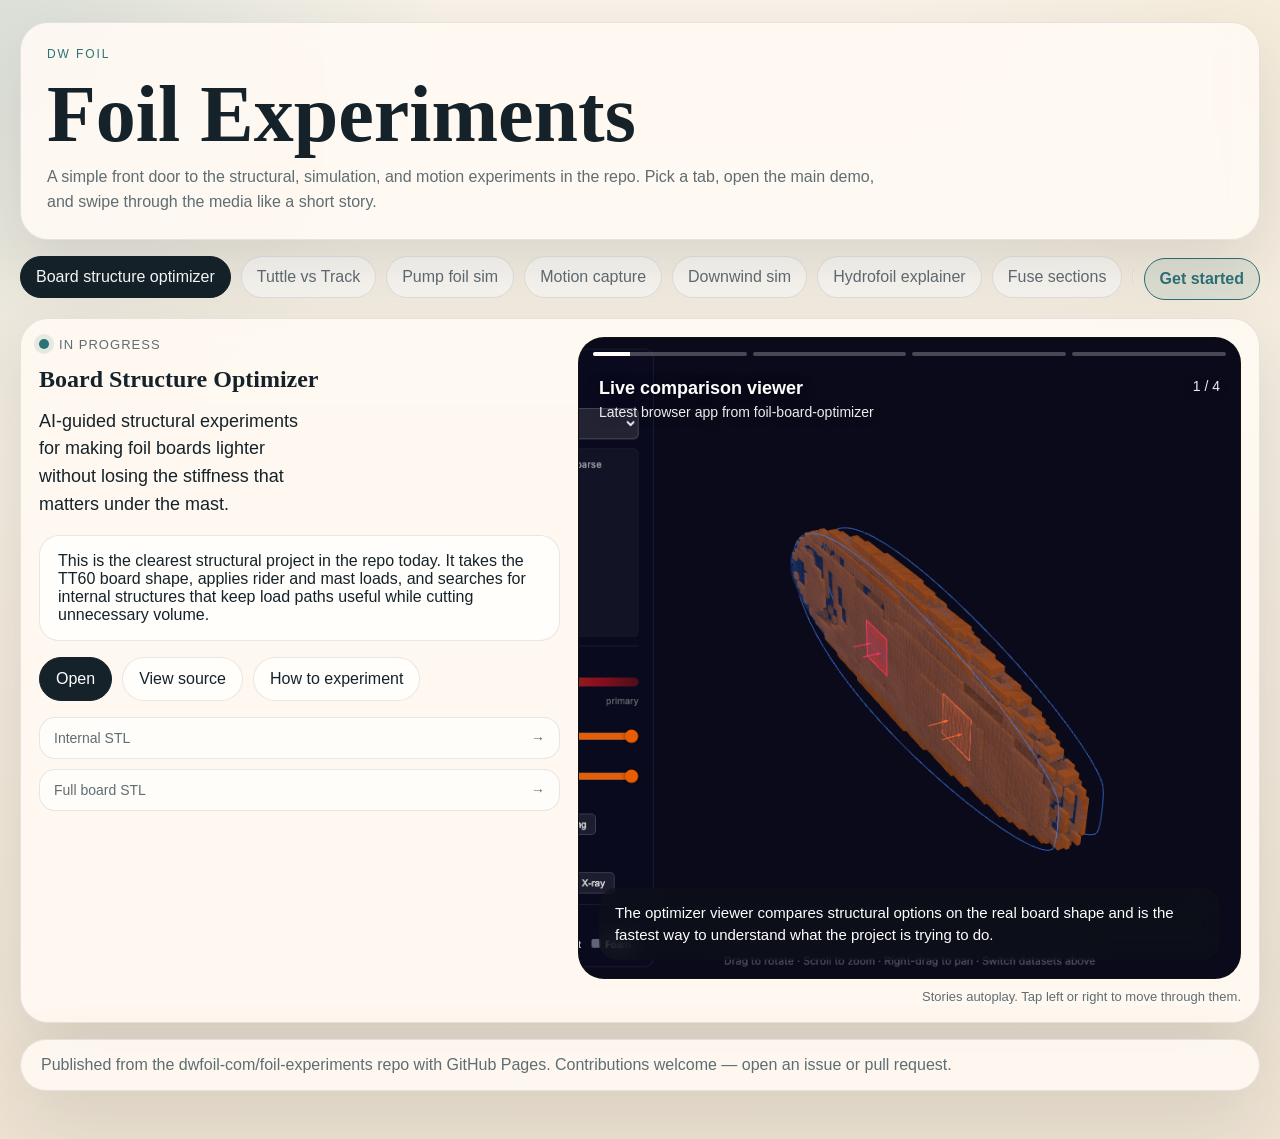
<file: site/index.html>
<!DOCTYPE html>
<html lang="en">
<head>
  <meta charset="utf-8">
  <meta name="viewport" content="width=device-width, initial-scale=1">
  <title>Foil Experiments</title>
  <style>
    :root {
      --bg: #f3ecdf;
      --paper: rgba(255, 250, 243, 0.9);
      --card: rgba(255, 255, 255, 0.72);
      --ink: #152229;
      --muted: #5f6d73;
      --line: rgba(21, 34, 41, 0.1);
      --sea: #2d7277;
      --sand: #ecd8b0;
      --clay: #bd6b3f;
      --shadow: 0 28px 70px rgba(21, 34, 41, 0.12);
    }

    * { box-sizing: border-box; }

    html, body {
      margin: 0;
      min-height: 100%;
      color: var(--ink);
      font-family: "Avenir Next", "Segoe UI", sans-serif;
      background:
        radial-gradient(circle at top left, rgba(45, 114, 119, 0.14), transparent 26%),
        radial-gradient(circle at top right, rgba(236, 216, 176, 0.24), transparent 24%),
        linear-gradient(180deg, #f8f2e8 0%, #eee3d2 100%);
    }

    body { padding: 22px 16px 48px; }

    a {
      color: inherit;
      text-decoration: none;
    }

    button {
      font: inherit;
      color: inherit;
      cursor: pointer;
    }

    .page {
      width: min(1240px, 100%);
      margin: 0 auto;
    }

    .hero,
    .panel,
    .footer {
      background: var(--paper);
      border: 1px solid var(--line);
      border-radius: 28px;
      box-shadow: var(--shadow);
      backdrop-filter: blur(12px);
    }

    .hero {
      padding: 24px 26px;
      margin-bottom: 16px;
      display: grid;
      gap: 14px;
    }

    .eyebrow {
      font-size: 12px;
      letter-spacing: 0.16em;
      text-transform: uppercase;
      color: var(--sea);
    }

    h1,
    h2,
    h3 {
      margin: 0;
      font-family: "Iowan Old Style", "Palatino Linotype", serif;
      line-height: 0.98;
    }

    h1 {
      font-size: clamp(2.7rem, 7vw, 5rem);
    }

    p {
      margin: 0;
      color: var(--muted);
      line-height: 1.55;
    }

    .hero-copy {
      display: grid;
      gap: 12px;
      max-width: 96ch;
    }

    .tabs-row {
      display: flex;
      gap: 10px;
      margin-bottom: 16px;
      align-items: center;
    }

    .tabs {
      display: flex;
      gap: 10px;
      overflow-x: auto;
      padding-bottom: 4px;
      scrollbar-width: none;
      flex: 1;
      min-width: 0;
    }

    .tabs::-webkit-scrollbar { display: none; }

    .tab {
      border: 1px solid var(--line);
      background: rgba(255, 255, 255, 0.58);
      border-radius: 999px;
      padding: 11px 15px;
      white-space: nowrap;
      color: var(--muted);
      transition: background 120ms ease, transform 120ms ease;
    }

    .tab.active {
      background: var(--ink);
      color: white;
      border-color: var(--ink);
    }

    .tab:hover { transform: translateY(-1px); }

    .tab-pinned {
      border: 1px solid var(--sea);
      background: rgba(45, 114, 119, 0.1);
      border-radius: 999px;
      padding: 11px 15px;
      white-space: nowrap;
      color: var(--sea);
      font-weight: 600;
      flex-shrink: 0;
      transition: background 120ms ease, transform 120ms ease;
    }

    .tab-pinned.active {
      background: var(--sea);
      color: white;
      border-color: var(--sea);
    }

    .tab-pinned:hover { transform: translateY(-1px); }

    .panel {
      padding: 18px;
      display: grid;
      grid-template-columns: minmax(300px, 0.88fr) minmax(0, 1.12fr);
      gap: 18px;
      align-items: stretch;
    }

    .panel.no-stories {
      grid-template-columns: 1fr;
    }

    .info {
      display: grid;
      gap: 16px;
      align-content: start;
    }

    .status-line {
      display: inline-flex;
      align-items: center;
      gap: 10px;
      font-size: 13px;
      letter-spacing: 0.08em;
      text-transform: uppercase;
      color: var(--muted);
    }

    .status-line::before {
      content: "";
      width: 10px;
      height: 10px;
      border-radius: 999px;
      background: var(--sea);
      box-shadow: 0 0 0 5px rgba(45, 114, 119, 0.12);
    }

    .status-poc::before { background: #b67a22; box-shadow: 0 0 0 5px rgba(182, 122, 34, 0.14); }
    .status-mvp::before { background: #2b8458; box-shadow: 0 0 0 5px rgba(43, 132, 88, 0.14); }
    .status-in-progress::before { background: var(--sea); }
    .status-planning::before { background: #7b878b; box-shadow: 0 0 0 5px rgba(123, 135, 139, 0.14); }

    .lede {
      font-size: 18px;
      color: var(--ink);
      max-width: 48ch;
    }

    .panel:not(.no-stories) .lede {
      max-width: 28ch;
    }

    .summary {
      padding: 16px 18px;
      border-radius: 20px;
      background: var(--card);
      border: 1px solid var(--line);
    }

    .actions {
      display: flex;
      flex-wrap: wrap;
      gap: 10px;
    }

    .button {
      display: inline-flex;
      align-items: center;
      justify-content: center;
      min-height: 44px;
      padding: 0 16px;
      border-radius: 999px;
      border: 1px solid var(--ink);
      background: var(--ink);
      color: white;
    }

    .button.secondary {
      background: rgba(255, 255, 255, 0.72);
      color: var(--ink);
      border-color: var(--line);
    }

    .resource-list {
      display: grid;
      gap: 10px;
    }

    .resource-item {
      display: flex;
      justify-content: space-between;
      gap: 14px;
      align-items: center;
      padding: 12px 14px;
      border-radius: 16px;
      background: rgba(255, 255, 255, 0.62);
      border: 1px solid var(--line);
      transition: background 120ms ease;
    }

    a.resource-item:hover {
      background: rgba(255, 255, 255, 0.88);
    }

    .resource-item span {
      color: var(--muted);
      font-size: 14px;
    }

    .resource-link {
      color: var(--sea);
      font-weight: 600;
      white-space: nowrap;
    }

    .story-shell {
      border-radius: 26px;
      overflow: hidden;
      border: 1px solid var(--line);
      background: #111;
      position: relative;
      min-height: 640px;
      display: grid;
    }

    .story-bars {
      position: absolute;
      top: 14px;
      left: 14px;
      right: 14px;
      display: grid;
      grid-template-columns: repeat(var(--story-count), minmax(0, 1fr));
      gap: 6px;
      z-index: 4;
    }

    .story-bar {
      height: 4px;
      border-radius: 999px;
      overflow: hidden;
      background: rgba(255, 255, 255, 0.25);
    }

    .story-bar span {
      display: block;
      height: 100%;
      width: 0%;
      background: white;
      transition: width 120ms linear;
    }

    .story-meta {
      position: absolute;
      top: 28px;
      left: 20px;
      right: 20px;
      z-index: 3;
      display: flex;
      justify-content: space-between;
      gap: 16px;
      align-items: flex-start;
      color: white;
      pointer-events: none;
    }

    .story-label {
      padding-top: 12px;
      text-shadow: 0 2px 14px rgba(0, 0, 0, 0.45);
    }

    .story-label strong {
      display: block;
      font-size: 18px;
      margin-bottom: 4px;
    }

    .story-label span {
      font-size: 14px;
      opacity: 0.92;
    }

    .story-count {
      padding-top: 12px;
      font-size: 14px;
      opacity: 0.92;
      text-shadow: 0 2px 14px rgba(0, 0, 0, 0.45);
    }

    .story-stage {
      position: relative;
      display: grid;
      min-height: 640px;
      background:
        linear-gradient(180deg, rgba(0, 0, 0, 0.28), transparent 24%),
        linear-gradient(0deg, rgba(0, 0, 0, 0.44), transparent 26%);
    }

    .story-stage img,
    .story-stage video {
      width: 100%;
      height: 100%;
      object-fit: cover;
      display: block;
      grid-area: 1 / 1;
    }

    .story-fallback {
      grid-area: 1 / 1;
      display: grid;
      place-items: end start;
      padding: 24px;
      color: white;
      background:
        radial-gradient(circle at top left, rgba(45, 114, 119, 0.44), transparent 26%),
        linear-gradient(135deg, #1f2c31 0%, #31434a 100%);
    }

    .story-fallback div {
      max-width: 28ch;
    }

    .story-fallback strong {
      display: block;
      font-size: 30px;
      margin-bottom: 10px;
      font-family: "Iowan Old Style", "Palatino Linotype", serif;
    }

    .story-caption {
      position: absolute;
      left: 20px;
      right: 20px;
      bottom: 18px;
      z-index: 3;
      padding: 14px 16px;
      border-radius: 18px;
      background: rgba(15, 21, 24, 0.48);
      color: white;
      font-size: 15px;
      line-height: 1.45;
      backdrop-filter: blur(12px);
      pointer-events: none;
    }

    .story-hit {
      position: absolute;
      top: 0;
      bottom: 0;
      width: 50%;
      z-index: 5;
      background: transparent;
      border: 0;
    }

    .story-hit.prev { left: 0; }
    .story-hit.next { right: 0; }

    .story-help {
      margin-top: 10px;
      font-size: 13px;
      color: var(--muted);
      text-align: right;
    }

    .footer {
      margin-top: 16px;
      padding: 16px 20px;
      color: var(--muted);
    }

    @media (max-width: 1020px) {
      .panel {
        grid-template-columns: 1fr;
      }

      .story-shell,
      .story-stage {
        min-height: 520px;
      }
    }

    @media (max-width: 640px) {
      body { padding: 14px 12px 40px; }

      .hero,
      .panel {
        border-radius: 22px;
        padding: 16px;
      }

      .story-shell,
      .story-stage {
        min-height: 460px;
      }

      .resource-item {
        flex-direction: column;
        align-items: flex-start;
      }

      .story-help {
        text-align: left;
      }
    }
  </style>
</head>
<body>
  <div class="page">
    <section class="hero">
      <div class="eyebrow">DW Foil</div>
      <div class="hero-copy">
        <h1>Foil Experiments</h1>
        <p>
          A simple front door to the structural, simulation, and motion experiments in the repo. Pick a tab, open the main demo, and swipe through the media like a short story.
        </p>
      </div>
    </section>

    <div class="tabs-row">
      <nav class="tabs" id="tabs" aria-label="Experiments"></nav>
      <button class="tab-pinned" id="tab-pinned">Get started</button>
    </div>

    <section class="panel">
      <div class="info">
        <div class="status-line" id="status-line"></div>
        <div>
          <h2 id="title"></h2>
        </div>
        <p class="lede" id="lede"></p>
        <div class="summary" id="summary"></div>
        <div class="actions">
          <a class="button" id="open-link" target="_blank" rel="noreferrer">Open</a>
          <a class="button secondary" id="source-link" target="_blank" rel="noreferrer">View source</a>
          <a class="button secondary" id="readme-link" target="_blank" rel="noreferrer">How to experiment</a>
        </div>
        <div class="resource-list" id="resources"></div>
      </div>

      <div>
        <div class="story-shell" id="story-shell">
          <div class="story-bars" id="story-bars"></div>
          <div class="story-meta">
            <div class="story-label">
              <strong id="story-title"></strong>
              <span id="story-subtitle"></span>
            </div>
            <div class="story-count" id="story-count"></div>
          </div>
          <div class="story-stage" id="story-stage"></div>
          <div class="story-caption" id="story-caption"></div>
          <button class="story-hit prev" id="story-prev" aria-label="Previous story"></button>
          <button class="story-hit next" id="story-next" aria-label="Next story"></button>
        </div>
        <div class="story-help">Stories autoplay. Tap left or right to move through them.</div>
      </div>
    </section>

    <div class="footer">
      Published from the <a href="https://github.com/dwfoil-com/foil-experiments">dwfoil-com/foil-experiments</a> repo with GitHub Pages. Contributions welcome — open an issue or pull request.
    </div>
  </div>

  <script>
    const repo = "https://github.com/dwfoil-com/foil-experiments/tree/main";
    const raw = "https://raw.githubusercontent.com/dwfoil-com/foil-experiments/main";

    const experiments = [
      {
        id: "get-started",
        tab: "Get started",
        pinned: true,
        noStoryViewer: true,
        title: "Get Started",
        status: "Non-technical setup",
        statusClass: "status-in-progress",
        lede: "Use Claude Cowork if you want help cloning the repo, installing dependencies, and running the experiments without doing the terminal setup yourself.",
        summary: "Start with Claude Cowork in Claude Desktop and ask it to clone dwfoil-com/foil-experiments, install what the repo needs, and run the viewers you want to explore. Claude Pro is the best-cost place to start for most people. Move to Max 5x only if you expect long or frequent Cowork sessions. Once you know exactly what you want to optimize, switch into a tighter Karpathy loop: keep the agent focused on one narrow objective, review the results, refine the target, and continue iterating.",
        open: { label: "Open Claude Cowork", href: "https://claude.com/product/cowork" },
        source: "https://claude.com/product/cowork",
        sourceLabel: "View source",
        readme: "https://support.claude.com/en/articles/13345190-get-started-with-cowork",
        readmeLabel: "How to experiment",
        resources: [
          { label: "Claude Cowork", href: "https://claude.com/product/cowork" },
          { label: "Cowork getting-started guide", href: "https://support.claude.com/en/articles/13345190-get-started-with-cowork" },
          { label: "Recommended starting plan: Claude Pro", href: "https://claude.com/pricing" },
          { label: "Higher-capacity option: Claude Max 5x", href: "https://claude.com/pricing" },
        ],
        stories: [
          {
            type: "image",
            title: "Start with Cowork",
            subtitle: "Let the agent handle the setup",
            caption: "If you are non-technical, ask Cowork to clone the repo, install dependencies, and run the website or viewers for you.",
            fallbackTitle: "Use Claude Cowork",
            fallbackCopy: "A practical non-technical workflow is to let Cowork handle the repo setup and running steps."
          },
          {
            type: "image",
            title: "Best-cost plan",
            subtitle: "Start with Claude Pro",
            caption: "Claude Pro is the best-value place to start for most individual users. Only move to Max 5x if you know you need much longer or more frequent sessions.",
            fallbackTitle: "Start with Claude Pro",
            fallbackCopy: "Pro is the sensible default. Max 5x is for heavier use, not the starting point."
          },
          {
            type: "image",
            title: "Advanced workflow",
            subtitle: "Move into the Karpathy loop once the goal is clear",
            caption: "Once you know what you want to optimize, run longer focused iterations around one objective, review the outputs, refine the target, and continue.",
            fallbackTitle: "Use the Karpathy loop",
            fallbackCopy: "First get oriented. Then switch into a long-running edit-run-review loop around one narrow optimization target."
          },
        ],
      },
      {
        id: "board",
        tab: "Board structure optimizer",
        title: "Board Structure Optimizer",
        status: "In progress",
        statusClass: "status-in-progress",
        lede: "AI-guided structural experiments for making foil boards lighter without losing the stiffness that matters under the mast.",
        summary: "This is the clearest structural project in the repo today. It takes the TT60 board shape, applies rider and mast loads, and searches for internal structures that keep load paths useful while cutting unnecessary volume.",
        open: { label: "Open", href: "./apps/board/comparison.html" },
        source: `${repo}/foil-board-optimizer`,
        readme: `${repo}/foil-board-optimizer/README.md`,
        resources: [
          { label: "Internal STL", href: `${raw}/foil-board-optimizer/results/board_internal_only.stl` },
          { label: "Full board STL", href: `${raw}/foil-board-optimizer/results/complete_board_fullboard.stl` },
        ],
        stories: [
          {
            type: "image",
            src: "./media/board-comparison.png",
            title: "Live comparison viewer",
            subtitle: "Latest browser app from foil-board-optimizer",
            caption: "The optimizer viewer compares structural options on the real board shape and is the fastest way to understand what the project is trying to do."
          },
          {
            type: "video",
            src: `${raw}/foil-board-optimizer/media/continuous-internal-structure.mp4`,
            title: "Internal structure build",
            subtitle: "Optimized internal shell and rib volume",
            caption: "A continuous internal structure assembled from the optimizer output rather than a simple block of foam."
          },
          {
            type: "image",
            src: `${raw}/foil-board-optimizer/results/complete_board_overview.png`,
            title: "Result overview",
            subtitle: "Full-board optimizer output",
            caption: "One static result snapshot showing the shell and optimized interior together."
          },
          {
            type: "video",
            src: `${raw}/foil-board-optimizer/media/cross-section-pngs.mp4`,
            title: "Cross-section sweep",
            subtitle: "See the structure through the board",
            caption: "A sweep through cross sections so the internal topology is easier to read."
          },
        ],
      },
      {
        id: "insert",
        tab: "Tuttle vs Track",
        title: "Tuttle vs Dual-Track",
        status: "Proof of concept",
        statusClass: "status-poc",
        lede: "A side-by-side insert comparison inside the same TT60 board so only the insert architecture changes.",
        summary: "This experiment isolates the question you asked directly: if the board outer shape stays fixed, how do a Tuttle box and a dual-track cassette spread load differently into the shell and foam?",
        open: { label: "Open", href: "./apps/insert/viewer-prototype.html" },
        source: `${repo}/foil-insert-load-comparison`,
        readme: `${repo}/foil-insert-load-comparison/README.md`,
        resources: [
          { label: "Experiment config", href: `${repo}/foil-insert-load-comparison/experiment-config.json` },
          { label: "Viewer data", href: `${repo}/foil-insert-load-comparison/viewer-data.json` },
        ],
        stories: [
          {
            type: "image",
            src: "./media/insert-viewer.png",
            title: "Current insert viewer",
            subtitle: "Tuttle on one side, dual-track on the other",
            caption: "The browser viewer keeps the board fixed and lets you change insert shape and dimensions while comparing the resulting load field."
          },
          {
            type: "image",
            title: "What is being compared",
            subtitle: "Same board, same mast, different insert architecture",
            caption: "Tuttle is bonded to the top and bottom skins. The dual-track cassette is bonded only to the bottom skin. The comparison is meant to isolate that difference.",
            fallbackTitle: "Bond path matters",
            fallbackCopy: "This experiment is about how the insert couples into the shell, not mast flex or different board geometry."
          },
        ],
      },
      {
        id: "pump",
        tab: "Pump foil sim",
        title: "Pump Foil Simulation",
        status: "MVP / working",
        statusClass: "status-mvp",
        lede: "A reinforcement learning setup where an agent learns to pump a foil and stay flying instead of falling back into the water.",
        summary: "This is the dynamics side of the repo. The practical outcome is simple: the agent learns a rhythm that looks plausible and can sustain flight long enough to be useful as an experimentation platform.",
        open: { label: "Open", href: `${raw}/foil-rl-pump/python-rl/videos/sustained_60s.mp4` },
        source: `${repo}/foil-rl-pump`,
        readme: `${repo}/foil-rl-pump/README.md`,
        resources: [
          { label: "Python RL README", href: `${repo}/foil-rl-pump/python-rl/README.md` },
          { label: "MuJoCo README", href: `${repo}/foil-rl-pump/mujoco/README.md` },
        ],
        stories: [
          {
            type: "video",
            src: `${raw}/foil-rl-pump/python-rl/videos/sustained_60s.mp4`,
            title: "Sustained 60 second run",
            subtitle: "Trained pump rhythm",
            caption: "The simplest headline result: the agent learns a stable pumping pattern rather than a short unstable burst."
          },
          {
            type: "video",
            src: `${raw}/foil-rl-pump/python-rl/videos/foil_size_comparison.mp4`,
            title: "Foil size comparison",
            subtitle: "How the learned behavior changes",
            caption: "Changing foil size shifts the learned cadence and body timing, which is exactly the kind of sensitivity this project is useful for."
          },
          {
            type: "video",
            src: `${raw}/foil-rl-pump/mujoco/videos/mujoco_pump_test.mp4`,
            title: "MuJoCo branch",
            subtitle: "Alternative articulated-body simulation",
            caption: "A parallel branch exploring whether a more explicit articulated body model can support the same kind of pumping behavior."
          },
        ],
      },
      {
        id: "mocap",
        tab: "Motion capture",
        title: "Foil Motion Capture",
        status: "MVP",
        statusClass: "status-mvp",
        lede: "Video-based pose tracking for studying rider timing and body movement without a dedicated motion-capture lab.",
        summary: "The motion-capture project turns ordinary foil clips into skeleton overlays and trace views so you can compare technique visually and pull out repeatable movement features.",
        open: { label: "Check a clip", href: "./apps/pump-stance/index.html" },
        source: `${repo}/foil-mocap`,
        readme: `${repo}/foil-mocap/README.md`,
        resources: [],
        stories: [
          {
            type: "video",
            src: `${raw}/foil-mocap/samples/output/slowmo_pump_combined.mp4`,
            title: "Combined output",
            subtitle: "Tracked pose over the rider",
            caption: "Tracked joints are overlaid directly on the clip to show timing and body position changes."
          },
          {
            type: "video",
            src: `${raw}/foil-mocap/samples/output/slowmo_pump_dots_trace.mp4`,
            title: "Trace view",
            subtitle: "Movement pattern made easier to compare",
            caption: "The trace view strips away visual clutter and makes the rhythm of the movement easier to see."
          },
        ],
      },
      {
        id: "downwind-sim",
        tab: "Downwind sim",
        noStoryViewer: true,
        title: "Downwind Wave Sim",
        status: "In progress",
        statusClass: "status-in-progress",
        lede: "A playable downwind foiling simulator, rebuilt on real deep-water wave physics so wave trains behave the way they do on the water.",
        summary: "Swells are set the way a forecast reads them — significant height, peak period, direction — and everything else follows from linear wave theory. Because each swell is a band of frequencies rather than one sine, sets emerge on their own and travel at half the speed of the crests inside them, so bumps are born at the back of a set and die off the front. Instruments show the wave train, where you sit in the set, and foot pressure against the trim needed to hold altitude. Built on the game by gecko39 (cclaan).",
        open: { label: "Play", href: "./apps/downwind-sim/index.html" },
        source: "https://github.com/mattarderne/downwind-sim/tree/feat/wave-trains",
        resources: [
          { label: "Original game", href: "https://github.com/cclaan/downwind-sim" },
        ],
        stories: [],
      },
      {
        id: "hydrofoil",
        tab: "Hydrofoil explainer",
        noStoryViewer: true,
        title: "Hydrofoil Explainer",
        status: "In progress",
        statusClass: "status-in-progress",
        lede: "A visual teaching project aimed at explaining trim, balance, pumping, and foil feel to non-engineers.",
        summary: "An interactive long-form article exploring how surf hydrofoils work — lift, drag, trim, stance, and pumping. Contributions welcome if you want to add sections or improve the simulations.",
        open: { label: "Open", href: "./apps/hydrofoil/mockup.html" },
        source: `${repo}/hydrofoil`,
        readme: `${repo}/hydrofoil/README.md`,
        resources: [],
        stories: [
          {
            type: "image",
            src: "./media/hydrofoil-mockup.png",
            title: "Interactive mockup",
            subtitle: "Current browser prototype",
            caption: "The explainer is meant to become the non-technical front door for the rest of the repo: show the idea first, then let people go deeper if they want."
          },
        ],
      },
      {
        id: "fuse",
        tab: "Fuse sections",
        noStoryViewer: true,
        title: "Fuse Cross-Sections",
        status: "Proof of concept",
        statusClass: "status-poc",
        lede: "A fuselage only sits parallel to the flow in a drawing. In flight it is pitched nose-up, and the section the water actually crosses is nothing like the bar you drew.",
        summary: "Slice a fuse at the angle it really flies at and the streamwise cut is a long thin aerofoil with roughly six times the chord of the fuse height. Its shape turns out to be the fuse's own cross-section outline stretched along the chord, which makes the corner radii an aerofoil decision rather than a cosmetic one. Includes a source panel method and integral boundary layer on the resulting section, an optimiser that holds stiffness and weight fixed, and a pump-cycle model that works out what angle the fuse actually sees. Idea credited to CRISP Foils; the geometry here is an independent reconstruction.",
        open: { label: "Open", href: "./apps/fuse/playground.html" },
        source: `${repo}/foil-fuse-sections`,
        readme: `${repo}/foil-fuse-sections/README.md`,
        resources: [],
        stories: [],
      },
      {
        id: "foil-design",
        tab: "Foil design",
        noStoryViewer: true,
        title: "Foil Design Optimization",
        status: "Planning",
        statusClass: "status-planning",
        lede: "A future experiment for optimizing front wings and stabilizers, not just the board around them.",
        summary: "This section is still early. The intended direction is a faster way to search foil planforms and profiles with a consistent workflow rather than one-off guesswork. Contributions welcome — especially if you have experience with foil profile design or VLM tools.",
        open: { label: "Open", href: `${repo}/foil-design` },
        source: `${repo}/foil-design`,
        readme: `${repo}/foil-design/README.md`,
        resources: [],
        stories: [
          {
            type: "image",
            title: "Planned next",
            subtitle: "Wing and stabilizer search",
            caption: "This section is listed so the public site reflects the broader experiment roadmap, not just the finished browser apps.",
            fallbackTitle: "Foil design is next",
            fallbackCopy: "The plan is to apply the same experimentation mindset to wing planform, profile, and stabilizer interaction."
          },
        ],
      },
      {
        id: "board-design",
        tab: "Board design",
        noStoryViewer: true,
        title: "Board Design Assistant",
        status: "Planning",
        statusClass: "status-planning",
        lede: "A planned conversational board-shaping workflow that links geometry changes to the structural tools.",
        summary: "Longer term, this should bridge shaping and analysis: describe a change in plain language, update the geometry, then feed that straight into the simulations. Contributions welcome if you want to help shape this workflow.",
        open: { label: "Open", href: `${repo}/board-design` },
        source: `${repo}/board-design`,
        readme: `${repo}/board-design/README.md`,
        resources: [],
        stories: [
          {
            type: "image",
            title: "Design workflow",
            subtitle: "Talk to the board model, then simulate",
            caption: "This is a planning-stage idea, but it matters because it connects the CAD side and the structural side into one loop.",
            fallbackTitle: "Conversational board design",
            fallbackCopy: "Describe the board change. Update the geometry. Push it straight into the structural tools."
          },
        ],
      },
      {
        id: "resources",
        tab: "Other resources",
        noStoryViewer: true,
        title: "Other Resources",
        status: "Reference stack",
        statusClass: "status-in-progress",
        lede: "Key outside projects and libraries that are directly relevant to the DW Foil experiments.",
        summary: "These are the main third-party references worth knowing if you want to understand the broader technical landscape behind the repo: outside hydrofoil projects, simulation engines, geometry tools, and browser libraries.",
        open: { label: "Open Foilphysics", href: "https://github.com/lsegessemann/foilphysics" },
        source: "https://github.com/cdorfer/hydrofoil-profile-selection",
        sourceLabel: "Open profile selection",
        readme: "https://github.com/google-deepmind/mujoco",
        readmeLabel: "Open MuJoCo",
        resources: [
          { label: "Foilphysics", href: "https://github.com/lsegessemann/foilphysics" },
          { label: "Hydrofoil profile selection", href: "https://github.com/cdorfer/hydrofoil-profile-selection" },
          { label: "MuJoCo", href: "https://github.com/google-deepmind/mujoco" },
          { label: "MediaPipe", href: "https://github.com/google-ai-edge/mediapipe" },
          { label: "Three.js", href: "https://github.com/mrdoob/three.js" },
          { label: "NeuralFoil", href: "https://github.com/peterdsharpe/NeuralFoil" },
          { label: "AeroSandbox", href: "https://github.com/peterdsharpe/AeroSandbox" },
          { label: "Stable-Baselines3", href: "https://github.com/DLR-RM/stable-baselines3" },
          { label: "Gymnasium", href: "https://github.com/Farama-Foundation/Gymnasium" },
          { label: "PyTorch", href: "https://github.com/pytorch/pytorch" },
        ],
        stories: [
          {
            type: "image",
            title: "Foilphysics",
            subtitle: "Hydrofoil simulation reference",
            caption: "A directly relevant outside hydrofoil project and a good reference point for how other people are structuring foil simulation work.",
            fallbackTitle: "Foilphysics",
            fallbackCopy: "Useful as an outside hydrofoil simulation reference when comparing modeling assumptions and tooling direction."
          },
          {
            type: "image",
            title: "Hydrofoil profile selection",
            subtitle: "Profile choice and design reference",
            caption: "A useful comparison point on the foil design side, especially when thinking about how profiles are selected and evaluated.",
            fallbackTitle: "Hydrofoil profile selection",
            fallbackCopy: "Helpful context for the planned foil-design work in this repo."
          },
          {
            type: "image",
            title: "Core external stack",
            subtitle: "MuJoCo, MediaPipe, Three.js, NeuralFoil, AeroSandbox",
            caption: "These are the most relevant third-party libraries behind the current experiments: simulation, pose extraction, browser visualization, and foil aerodynamics.",
            fallbackTitle: "Key third-party libraries",
            fallbackCopy: "MuJoCo powers articulated simulation work, MediaPipe powers motion capture, Three.js powers the browser viewers, and NeuralFoil plus AeroSandbox underpin the planned foil-design analysis."
          },
        ],
      },
    ];

    const state = {
      experimentIndex: 0,
      storyIndex: 0,
      rafId: 0,
      imageStartedAt: 0,
      imageDuration: 5200,
      storyVideo: null,
    };

    const tabsEl = document.getElementById("tabs");
    const titleEl = document.getElementById("title");
    const ledeEl = document.getElementById("lede");
    const summaryEl = document.getElementById("summary");
    const statusEl = document.getElementById("status-line");
    const openEl = document.getElementById("open-link");
    const sourceEl = document.getElementById("source-link");
    const readmeEl = document.getElementById("readme-link");
    const resourcesEl = document.getElementById("resources");
    const storyShellEl = document.getElementById("story-shell");
    const storyBarsEl = document.getElementById("story-bars");
    const storyStageEl = document.getElementById("story-stage");
    const storyTitleEl = document.getElementById("story-title");
    const storySubtitleEl = document.getElementById("story-subtitle");
    const storyCountEl = document.getElementById("story-count");
    const storyCaptionEl = document.getElementById("story-caption");

    const pinnedIndex = experiments.findIndex(e => e.pinned);
    const pinnedTabEl = document.getElementById("tab-pinned");

    function buildTabs() {
      experiments.forEach((experiment, index) => {
        if (experiment.pinned) return;
        const button = document.createElement("button");
        button.className = `tab${index === state.experimentIndex ? " active" : ""}`;
        button.textContent = experiment.tab;
        button.addEventListener("click", () => setExperiment(index));
        tabsEl.appendChild(button);
      });
      pinnedTabEl.addEventListener("click", () => setExperiment(pinnedIndex));
    }

    function setExperiment(index) {
      state.experimentIndex = index;
      state.storyIndex = 0;
      stopStoryLoop();
      const isPinned = experiments[index].pinned;
      pinnedTabEl.classList.toggle("active", isPinned);
      let scrollTabIndex = 0;
      experiments.forEach((exp, i) => {
        if (exp.pinned) return;
        const tabEl = tabsEl.children[scrollTabIndex];
        if (tabEl) tabEl.classList.toggle("active", i === index);
        scrollTabIndex++;
      });
      renderExperiment();
    }

    const panelEl = document.querySelector(".panel");
    const storyColumn = storyShellEl.parentElement;
    const storyHelpEl = document.querySelector(".story-help");

    function renderExperiment() {
      const experiment = experiments[state.experimentIndex];
      const hideStories = !!experiment.noStoryViewer;
      panelEl.classList.toggle("no-stories", hideStories);
      storyColumn.style.display = hideStories ? "none" : "";
      titleEl.textContent = experiment.title;
      ledeEl.textContent = experiment.lede;
      summaryEl.textContent = experiment.summary;
      statusEl.textContent = experiment.status;
      statusEl.className = `status-line ${experiment.statusClass}`;
      openEl.textContent = experiment.open.label;
      openEl.href = experiment.open.href;
      sourceEl.href = experiment.source;
      sourceEl.textContent = experiment.sourceLabel || "View source";
      readmeEl.href = experiment.readme;
      readmeEl.textContent = experiment.readmeLabel || "How to experiment";
      resourcesEl.innerHTML = "";

      if (!hideStories) {
        renderStory(true);
      }

      if (!experiment.resources.length) {
        const empty = document.createElement("div");
        empty.className = "resource-item";
        empty.innerHTML = "<span>No extra public assets for this one yet.</span>";
        resourcesEl.appendChild(empty);
        return;
      }

      experiment.resources.forEach((resource) => {
        const row = document.createElement("a");
        row.className = "resource-item";
        row.href = resource.href;
        row.target = "_blank";
        row.rel = "noreferrer";
        row.innerHTML = `<span>${resource.label}</span><span class="resource-link">&rarr;</span>`;
        resourcesEl.appendChild(row);
      });
    }

    function renderBars(stories) {
      storyShellEl.style.setProperty("--story-count", stories.length);
      storyBarsEl.innerHTML = "";
      stories.forEach((_, index) => {
        const bar = document.createElement("div");
        bar.className = "story-bar";
        const fill = document.createElement("span");
        fill.style.width = index < state.storyIndex ? "100%" : "0%";
        bar.appendChild(fill);
        storyBarsEl.appendChild(bar);
      });
    }

    function updateBarProgress(progress) {
      const fills = [...storyBarsEl.querySelectorAll("span")];
      fills.forEach((fill, index) => {
        if (index < state.storyIndex) {
          fill.style.width = "100%";
        } else if (index > state.storyIndex) {
          fill.style.width = "0%";
        } else {
          fill.style.width = `${Math.max(0, Math.min(100, progress * 100))}%`;
        }
      });
    }

    function stopStoryLoop() {
      if (state.rafId) {
        cancelAnimationFrame(state.rafId);
        state.rafId = 0;
      }
      if (state.storyVideo) {
        state.storyVideo.pause();
        state.storyVideo.src = state.storyVideo.src;
        state.storyVideo = null;
      }
    }

    function nextStory() {
      const stories = experiments[state.experimentIndex].stories;
      state.storyIndex = (state.storyIndex + 1) % stories.length;
      renderStory(true);
    }

    function prevStory() {
      const stories = experiments[state.experimentIndex].stories;
      state.storyIndex = (state.storyIndex - 1 + stories.length) % stories.length;
      renderStory(true);
    }

    function mountFallback(story) {
      const fallback = document.createElement("div");
      fallback.className = "story-fallback";
      fallback.innerHTML = `
        <div>
          <strong>${story.fallbackTitle || story.title}</strong>
          <span>${story.fallbackCopy || story.caption}</span>
        </div>
      `;
      storyStageEl.appendChild(fallback);
    }

    function loopImageStory() {
      const startedAt = performance.now();
      state.imageStartedAt = startedAt;

      const tick = (now) => {
        const progress = Math.min((now - startedAt) / state.imageDuration, 1);
        updateBarProgress(progress);
        if (progress >= 1) {
          nextStory();
          return;
        }
        state.rafId = requestAnimationFrame(tick);
      };

      state.rafId = requestAnimationFrame(tick);
    }

    function renderStory(resetBars = false) {
      stopStoryLoop();
      const experiment = experiments[state.experimentIndex];
      const stories = experiment.stories;
      const story = stories[state.storyIndex];
      if (resetBars) {
        renderBars(stories);
      } else {
        updateBarProgress(0);
      }

      storyStageEl.innerHTML = "";
      storyTitleEl.textContent = story.title;
      storySubtitleEl.textContent = story.subtitle || "";
      storyCountEl.textContent = `${state.storyIndex + 1} / ${stories.length}`;
      storyCaptionEl.textContent = story.caption;

      if (story.type === "video" && story.src) {
        const video = document.createElement("video");
        video.src = story.src;
        video.autoplay = true;
        video.muted = true;
        video.playsInline = true;
        video.preload = "metadata";
        video.addEventListener("loadedmetadata", () => updateBarProgress(0));
        video.addEventListener("timeupdate", () => {
          if (video.duration > 0) {
            updateBarProgress(video.currentTime / video.duration);
          }
        });
        video.addEventListener("ended", nextStory);
        video.addEventListener("error", () => {
          mountFallback(story);
          loopImageStory();
        });
        storyStageEl.appendChild(video);
        const playPromise = video.play();
        if (playPromise && typeof playPromise.catch === "function") {
          playPromise.catch(() => {
            mountFallback(story);
            loopImageStory();
          });
        }
        state.storyVideo = video;
        return;
      }

      if (story.type === "image" && story.src) {
        const image = document.createElement("img");
        image.src = story.src;
        image.alt = story.title;
        image.addEventListener("error", () => {
          image.remove();
          mountFallback(story);
        });
        storyStageEl.appendChild(image);
      } else {
        mountFallback(story);
      }

      loopImageStory();
    }

    document.getElementById("story-next").addEventListener("click", nextStory);
    document.getElementById("story-prev").addEventListener("click", prevStory);
    document.addEventListener("visibilitychange", () => {
      if (document.hidden) {
        stopStoryLoop();
        return;
      }
      if (!experiments[state.experimentIndex].noStoryViewer) {
        renderStory(true);
      }
    });

    // Start on the first non-pinned experiment
    state.experimentIndex = experiments.findIndex(e => !e.pinned);
    buildTabs();
    renderExperiment();
  </script>
</body>
</html>
</file>
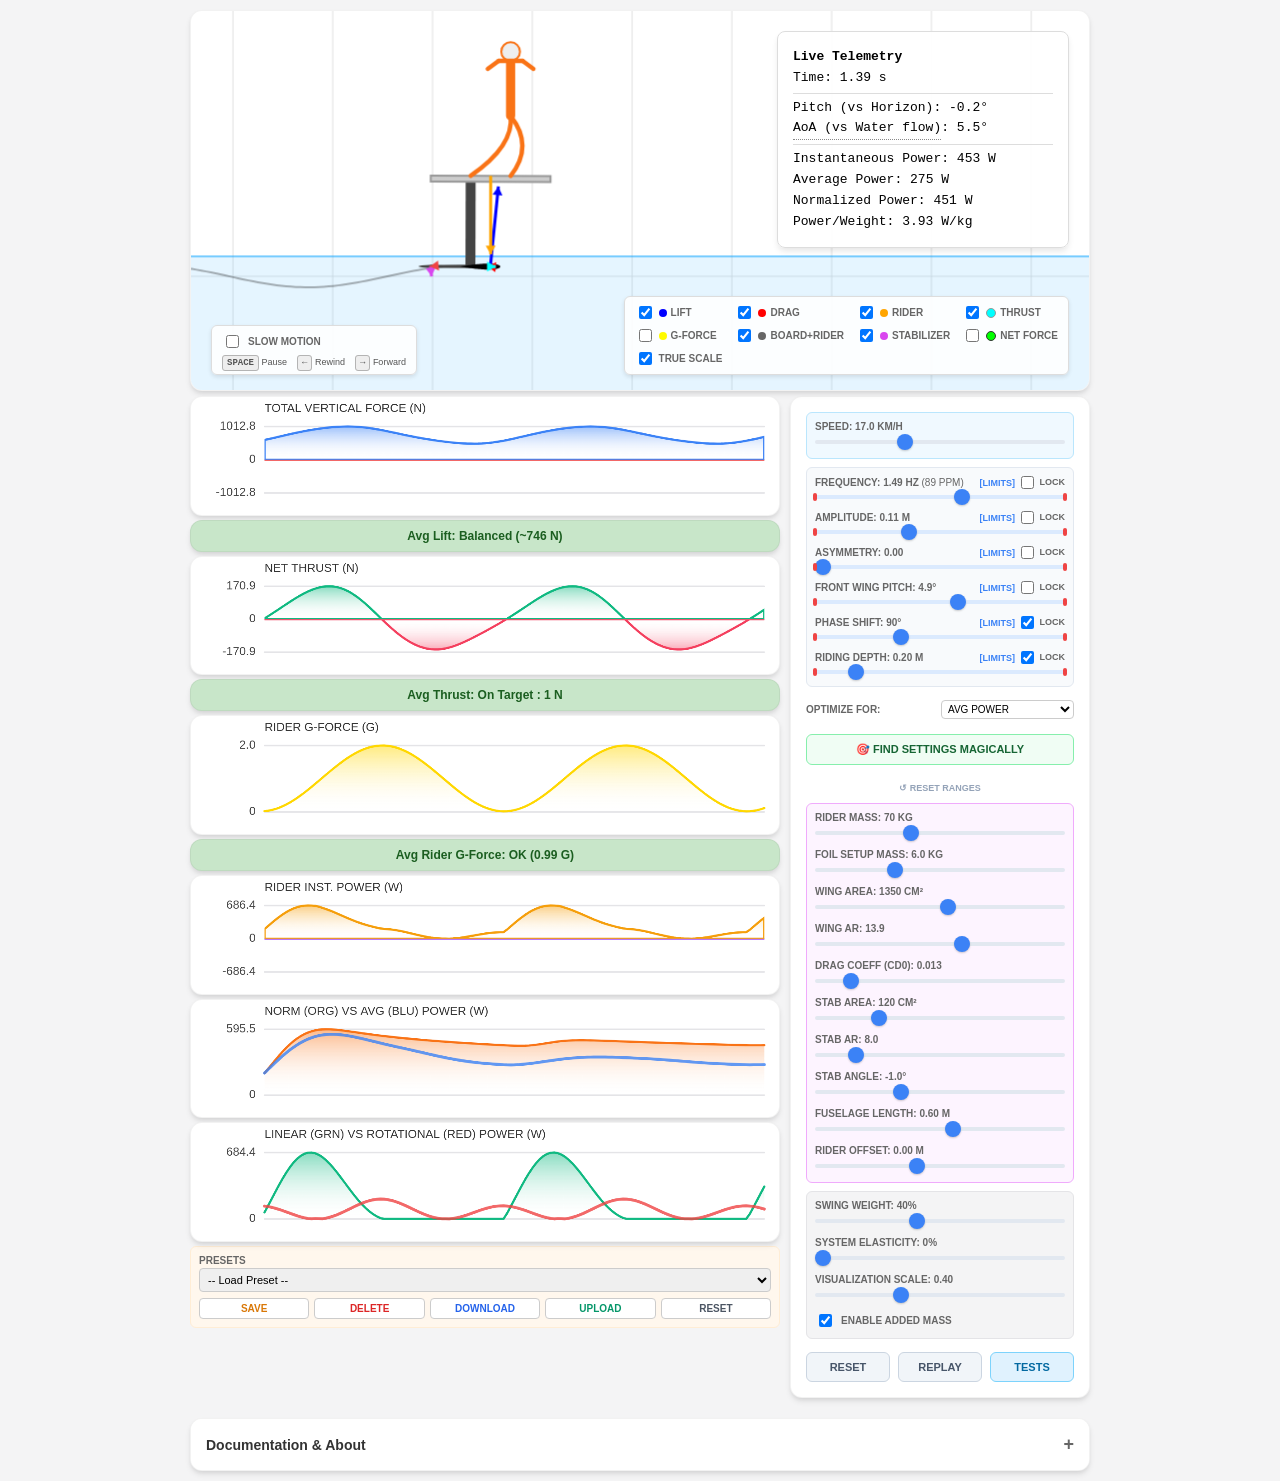
<file: archive/foilphysics/index.html>
<!DOCTYPE html>
<html lang="en">
<head>
    <meta charset="UTF-8">
    <meta name="viewport" content="width=1024, user-scalable=yes">
    <title>Pump Foil Simulator (Angle Telemetry)</title>
    <style>
        body {
            font-family: -apple-system, BlinkMacSystemFont, "Segoe UI", Roboto, Helvetica, Arial, sans-serif;
            background-color: #f0f0f0;
            background-color: #f4f4f5;
            margin: 0;
            display: flex;
            flex-direction: column;
            align-items: center;
            justify-content: flex-start;
            min-height: 100vh;
            padding: 10px;
            box-sizing: border-box;
            overflow: auto;
        }

        #main-container {
            display: flex;
            flex-direction: column;
            gap: 5px;
            width: 100%;
            max-width: 900px;
            min-width: 900px;
        }

        .canvas-wrapper {
            position: relative;
            background-color: white;
            box-shadow: 0 4px 6px rgba(0,0,0,0.1);
            border-radius: 8px;
            box-shadow: 0 4px 6px -1px rgba(0, 0, 0, 0.1), 0 2px 4px -1px rgba(0, 0, 0, 0.06);
            border-radius: 12px;
            border: 1px solid rgba(0,0,0,0.05);
            overflow: hidden;
        }

        canvas {
            display: block;
            cursor: crosshair;
            width: 100%;
            height: auto;
        }

        #ui-overlay {
            position: absolute;
            top: 20px;
            right: 20px;
            left: auto;
            background-color: rgba(255, 255, 255, 0.95);
            padding: 15px;
            border-radius: 8px;
            border: 1px solid #ddd;
            pointer-events: auto;
            font-family: monospace;
            font-size: 13px;
            line-height: 1.6;
            box-shadow: 0 2px 6px rgba(0,0,0,0.08);
            box-shadow: 0 4px 6px -1px rgba(0, 0, 0, 0.1);
            min-width: 260px;
            z-index: 10;
        }

        #controls {
            background-color: white;
            padding: 15px;
            border-radius: 8px;
            box-shadow: 0 4px 6px rgba(0,0,0,0.1);
            border-radius: 12px;
            box-shadow: 0 4px 6px -1px rgba(0, 0, 0, 0.1), 0 2px 4px -1px rgba(0, 0, 0, 0.06);
            border: 1px solid rgba(0,0,0,0.05);
            display: flex;
            flex-direction: column;
            gap: 8px;
            width: 300px;
            box-sizing: border-box;
        }

        .control-group {
            display: flex;
            flex-direction: column;
            gap: 2px;
            min-width: 110px;
        }

        label {
            font-size: 10px;
            font-weight: bold;
            color: #666;
            text-transform: uppercase;
        }

        input[type=range] {
            height: 4px;
            -webkit-appearance: none;
            width: 100%;
            background: #e2e8f0;
            margin: 6px 0;
            border-radius: 3px;
        }
        input[type=range]:focus {
            outline: none;
        }
        input[type=range]::-webkit-slider-runnable-track {
            width: 100%;
            height: 6px;
            cursor: pointer;
            background: transparent;
            border-radius: 3px;
        }
        input[type=range]::-webkit-slider-thumb {
            height: 16px;
            width: 16px;
            border-radius: 50%;
            background: #3b82f6;
            cursor: pointer;
            -webkit-appearance: none;
            margin-top: -5px;
            box-shadow: 0 1px 2px rgba(0,0,0,0.2);
            transition: transform 0.1s;
        }
        input[type=range]::-webkit-slider-thumb:hover {
            transform: scale(1.1);
        }

        .dot { width: 8px; height: 8px; border-radius: 50%; }
        input[type=checkbox] { cursor: pointer; }
        kbd {
            background-color: #eee;
            border-radius: 3px;
            border: 1px solid #b4b4b4;
            padding: 2px 4px;
            font-size: 9px;
            font-weight: 700;
        }

        #dashboard-row {
            display: flex;
            flex-direction: row;
            flex-wrap: nowrap;
            gap: 10px;
            width: 100%;
        }
        #graphs-column {
            display: flex;
            flex-direction: column;
            gap: 4px;
            flex: 1;
        }

        /* Make graphs fill the available height to align with controls */
        #graphs-column .canvas-wrapper:not(#avgThrustStatus):not(#avgLiftStatus) {
            display: flex;
            flex-direction: column;
        }
        #graphs-column .canvas-wrapper:not(#avgThrustStatus):not(#avgLiftStatus) canvas {
            width: 100%;
            height: auto;
        }

        @media (max-width: 768px) {
            #ui-overlay {
                font-size: 11px;
                padding: 10px;
                min-width: 140px;
                right: 10px;
                top: 10px;
            }
        }

        /* Custom Tooltip */
        .tooltip {
            position: relative;
            display: inline-block;
            cursor: help;
            border-bottom: 1px dotted #888;
        }
        .tooltip .tooltip-text {
            visibility: hidden;
            width: 220px;
            background-color: #333;
            color: #fff;
            text-align: left;
            border-radius: 6px;
            padding: 8px 10px;
            position: absolute;
            z-index: 100;
            top: 50%;
            right: 105%;
            transform: translateY(-50%);
            opacity: 0;
            transition: opacity 0.1s;
            font-family: -apple-system, BlinkMacSystemFont, "Segoe UI", Roboto, Helvetica, Arial, sans-serif;
            font-size: 11px;
            line-height: 1.4;
            font-weight: normal;
            box-shadow: 0 4px 10px rgba(0,0,0,0.2);
            pointer-events: none;
        }
        .tooltip .tooltip-text::after {
            content: "";
            position: absolute;
            top: 50%;
            left: 100%;
            margin-top: -5px;
            border-width: 5px;
            border-style: solid;
            border-color: transparent transparent transparent #333;
        }
        .tooltip:hover .tooltip-text {
            visibility: visible;
            opacity: 1;
        }

        #slowmo-controls {
            position: absolute;
            bottom: 15px;
            left: 20px;
            background-color: rgba(255, 255, 255, 0.90);
            padding: 6px 10px;
            border-radius: 6px;
            border: 1px solid #ddd;
            display: flex;
            flex-direction: column;
            align-items: flex-start;
            gap: 6px;
            font-size: 11px;
            font-weight: bold;
            color: #555;
            box-shadow: 0 2px 4px rgba(0,0,0,0.1);
            z-index: 10;
        }

        #visibility-controls {
            position: absolute;
            bottom: 15px;
            right: 20px;
            background-color: rgba(255, 255, 255, 0.90);
            padding: 6px 10px;
            border-radius: 6px;
            border: 1px solid #ddd;
            display: grid;
            grid-template-columns: repeat(4, auto);
            gap: 4px 12px;
            font-size: 10px;
            font-weight: bold;
            color: #555;
            box-shadow: 0 2px 4px rgba(0,0,0,0.1);
            z-index: 10;
        }
        .legend-item { display: flex; align-items: center; gap: 4px; cursor: pointer; user-select: none; }

        @media (max-width: 768px) {
            #visibility-controls {
                grid-template-columns: repeat(3, auto);
                right: 10px;
            }
        }

        /* Documentation Dropdown */
        details {
            background-color: white;
            border-radius: 12px;
            box-shadow: 0 4px 6px -1px rgba(0, 0, 0, 0.1), 0 2px 4px -1px rgba(0, 0, 0, 0.06);
            border: 1px solid rgba(0,0,0,0.05);
            overflow: hidden;
            width: 100%;
            margin-top: 15px;
            box-sizing: border-box;
        }
        summary {
            padding: 15px;
            font-weight: bold;
            cursor: pointer;
            background-color: #fff;
            font-size: 14px;
            color: #333;
            list-style: none;
            display: flex;
            align-items: center;
            justify-content: space-between;
        }
        summary::-webkit-details-marker {
            display: none;
        }
        summary::after {
            content: '+';
            font-size: 18px;
            font-weight: bold;
            color: #666;
        }
        details[open] summary::after {
            content: '-';
        }
        details[open] summary {
            border-bottom: 1px solid #eee;
        }
        .readme-content {
            padding: 20px;
            font-size: 13px;
            line-height: 1.6;
            color: #444;
        }
        .readme-content h1 { font-size: 18px; margin-top: 0; margin-bottom: 10px; color: #222; }
        .readme-content h2 { font-size: 16px; margin-top: 15px; margin-bottom: 10px; color: #333; }
        .readme-content p { margin-bottom: 10px; }
        .readme-content ul { margin-bottom: 10px; padding-left: 20px; }
        .readme-content li { margin-bottom: 4px; }
        .readme-content a { color: #3b82f6; text-decoration: none; }
        .readme-content a:hover { text-decoration: underline; }

        /* Slider Handles */
        .slider-wrapper {
            position: relative;
            width: 100%;
            height: 12px;
            display: flex;
            align-items: center;
        }
        .slider-wrapper input[type=range] {
            margin: 0;
            z-index: 1;
        }
        .limit-handle {
            position: absolute;
            top: 0; bottom: 0;
            width: 20px; /* Large hit area */
            cursor: ew-resize;
            z-index: 10;
            transform: translateX(-50%);
            touch-action: none;
        }
        .limit-handle::after {
            content: '';
            position: absolute;
            left: 8px; /* Center of 20px is 10px. 4px width -> start at 8px */
            top: 2px; bottom: 2px;
            width: 4px;
            background-color: #ef4444;
            border-radius: 2px;
            pointer-events: none;
        }
        .limit-handle:hover::after {
            background-color: #dc2626;
            box-shadow: 0 0 4px rgba(0,0,0,0.2);
        }
    </style>
</head>
<body>

    <div id="main-container">
        <div class="canvas-wrapper">
            <canvas id="simCanvas" width="900" height="380"></canvas>
            <div id="ui-overlay">
                <strong>Live Telemetry</strong><br>
                Time: <span id="val-time">0.00</span> s<br>
                <hr style="border: 0; border-top: 1px solid #ddd; margin: 4px 0;">
                Pitch (vs Horizon): <span id="val-pitch">0.0</span>°<br>
                <span class="tooltip">AoA (vs Water flow)
                    <span class="tooltip-text">
                        The angle of the wing relative to the oncoming water flow (not the horizon).<br>
                        • Positive AoA generates Lift.<br>
                        • Too high (>12°) causes Drag and Stalling.<br>
                        • In a pump, plunging down increases your AoA, while rising up decreases it.
                    </span>
                </span>: <span id="val-aoa">0.0</span>°<br>
                <hr style="border: 0; border-top: 1px solid #ddd; margin: 4px 0;">
                Instantaneous Power: <span id="val-watts">0</span> W<br>
                Average Power: <span id="val-avg-watts">0</span> W<br>
                Normalized Power: <span id="val-norm-watts">0</span> W<br>
                Power/Weight: <span id="val-wkg">0.0</span> W/kg
            </div>
            <div id="slowmo-controls">
                <div style="display: flex; align-items: center; gap: 6px;">
                    <input type="checkbox" id="chk-slowmo" style="cursor: pointer;">
                    <label for="chk-slowmo" style="cursor: pointer; user-select: none;">Slow Motion</label>
                </div>
                <div style="font-size: 9px; color: #555; font-weight: normal; display: flex; gap: 10px;">
                    <span id="cmd-pause" style="cursor: pointer; user-select: none;" title="Toggle Pause"><kbd>SPACE</kbd> Pause</span>
                    <span id="cmd-rewind" style="cursor: pointer; user-select: none;" title="Step Back"><kbd>&larr;</kbd> Rewind</span>
                    <span id="cmd-forward" style="cursor: pointer; user-select: none;" title="Step Forward"><kbd>&rarr;</kbd> Forward</span>
                </div>
            </div>
            <div id="visibility-controls">
                <label class="legend-item"><input type="checkbox" id="chk-lift" checked><div class="dot" style="background: blue;"></div> Lift</label>
                <label class="legend-item"><input type="checkbox" id="chk-drag" checked><div class="dot" style="background: red;"></div> Drag</label>
                <label class="legend-item" title="Force applied by the rider's feet on the board. Includes leg weight (visible even at 0 lift due to simulation rail)."><input type="checkbox" id="chk-rider" checked><div class="dot" style="background: orange;"></div> Rider</label>
                <label class="legend-item"><input type="checkbox" id="chk-thrust" checked><div class="dot" style="background: cyan; border:1px solid #999;"></div> Thrust</label>
                <label class="legend-item"><input type="checkbox" id="chk-weight"><div class="dot" style="background: rgb(255, 251, 0);"></div> G-Force</label>
                <label class="legend-item"><input type="checkbox" id="chk-assembly" checked><div class="dot" style="background: #666;"></div> Board+Rider</label>
                <label class="legend-item"><input type="checkbox" id="chk-stab" checked><div class="dot" style="background: #d946ef;"></div> Stabilizer</label>
                <label class="legend-item"><input type="checkbox" id="chk-net"><div class="dot" style="background: lime; border:1px solid #333;"></div> Net Force</label>
                <label class="legend-item" title="Toggle between accurate 1:1 scaling and exaggerated scaling for small forces"><input type="checkbox" id="chk-true-scale" checked> True Scale</label>
            </div>
        </div>

        <div id="dashboard-row">
            <div id="graphs-column">
                <div class="canvas-wrapper">
                    <canvas id="graphLift" width="1300" height="260"></canvas>
                </div>
                <div class="canvas-wrapper" id="avgLiftStatus" style="padding: 8px; text-align: center; font-size: 12px; font-weight: bold; background-color: #e8f5e9;">
                    Avg Lift: Balanced : <span id="val-avg-lift">0</span> N
                </div>
                <div class="canvas-wrapper">
                    <canvas id="graphThrust" width="1300" height="260"></canvas>
                </div>
                <div class="canvas-wrapper" id="avgThrustStatus" style="padding: 8px; text-align: center; font-size: 12px; font-weight: bold; background-color: #e8f5e9;">
                    Avg Thrust: Accelerating : <span id="val-avg-thrust">0</span> N
                </div>
                <div class="canvas-wrapper">
                    <canvas id="graphGForce" width="1300" height="260"></canvas>
                </div>
                <div class="canvas-wrapper" id="avgGForceStatus" style="padding: 8px; text-align: center; font-size: 12px; font-weight: bold; background-color: #f3e5f5;">
                    Avg Rider G-Force: <span id="val-avg-gforce">0</span> G
                </div>
                <div class="canvas-wrapper">
                    <canvas id="graphPower" width="1300" height="260"></canvas>
                </div>
                <div class="canvas-wrapper">
                    <canvas id="graphAvgPower" width="1300" height="260"></canvas>
                </div>
                <div class="canvas-wrapper">
                    <canvas id="graphPowerComp" width="1300" height="260"></canvas>
                </div>

                <!-- GROUP: PRESETS (Moved) -->
                <div style="background-color: #fff7ed; padding: 8px; border-radius: 6px; border: 1px solid #ffedd5; display: flex; flex-direction: column; gap: 8px;">
                    <div class="control-group" title="Save and load configurations.">
                        <label>Presets</label>
                        <div style="display:flex; gap:5px;">
                            <select id="preset-select" style="flex:1; font-size:11px; padding:4px; border-radius:4px; border:1px solid #ccc;">
                                <option value="">-- Select --</option>
                            </select>
                        </div>
                        <div style="display:flex; gap:5px; margin-top:4px;">
                            <button id="btn-save-preset" style="flex:1; cursor:pointer; font-size:10px; padding:4px; background:#fff; border:1px solid #ccc; border-radius:4px; font-weight:bold; color:#d97706;">SAVE</button>
                            <button id="btn-delete-preset" style="flex:1; cursor:pointer; font-size:10px; padding:4px; background:#fff; border:1px solid #ccc; border-radius:4px; font-weight:bold; color:#dc2626;">DELETE</button>
                            <button id="btn-download-preset" style="flex:1; cursor:pointer; font-size:10px; padding:4px; background:#fff; border:1px solid #ccc; border-radius:4px; font-weight:bold; color:#2563eb;">DOWNLOAD</button>
                            <button id="btn-upload-preset" style="flex:1; cursor:pointer; font-size:10px; padding:4px; background:#fff; border:1px solid #ccc; border-radius:4px; font-weight:bold; color:#059669;">UPLOAD</button>
                            <button id="btn-reset-presets" style="flex:1; cursor:pointer; font-size:10px; padding:4px; background:#fff; border:1px solid #ccc; border-radius:4px; font-weight:bold; color:#4b5563;" title="Restore default presets">RESET</button>
                        </div>
                        <input type="file" id="file-upload-preset" style="display:none" accept=".json">
                    </div>
                </div>
            </div>
            
            <div id="controls">
            <!-- GROUP 1: SPEED -->
            <div style="background-color: #f0f9ff; padding: 8px; border-radius: 6px; border: 1px solid #bae6fd; display: flex; flex-direction: column; gap: 8px;">
                <div class="control-group" title="Forward velocity of the rider.">
                    <label>Speed: <span id="disp-speed">17.0</span> km/h</label>
                    <input type="range" id="in-speed" min="10.0" max="30.0" step="1.0" value="17.0">
                </div>
            </div>

            <!-- GROUP 2: KINEMATICS -->
            <div style="background-color: #f8fafc; padding: 8px; border-radius: 6px; border: 1px solid #e2e8f0; display: flex; flex-direction: column; gap: 8px;">
                <div class="control-group" title="Pumping cadence in cycles per second (Hz).">
                    <div style="display:flex; justify-content:space-between; align-items:center;">
                        <label>Frequency: <span id="disp-freq">1.49</span> Hz <span style="font-weight:normal; color:#666;">(<span id="disp-ppm">89</span> ppm)</span></label>
                        <div style="display:flex; align-items:center; gap:6px;">
                            <span class="range-toggle" data-target="range-freq" style="cursor:pointer; font-size:9px; color:#3b82f6; font-weight:bold; user-select:none;" title="Set Optimization Limits">[LIMITS]</span>
                            <label style="font-size:9px; cursor:pointer; color:#666; font-weight:bold;"><input type="checkbox" id="lock-freq" style="margin:0 3px 0 0; vertical-align:middle;"> LOCK</label>
                        </div>
                    </div>
                    <div class="slider-wrapper">
                        <input type="range" id="in-freq" min="0.01" max="2.5" step="0.01" value="1.49">
                        <div class="limit-handle min-handle" data-for="in-freq" data-type="min"></div>
                        <div class="limit-handle max-handle" data-for="in-freq" data-type="max"></div>
                    </div>
                    <div id="range-freq" style="display:none; justify-content:space-between; gap:5px; margin-bottom:4px; background:#f1f5f9; padding:4px; border-radius:4px;">
                        <label style="font-size:9px; color:#666; align-self:center;">MIN</label><input type="number" id="min-freq" step="0.01" style="width:50px; font-size:10px; padding:1px;">
                        <label style="font-size:9px; color:#666; align-self:center;">MAX</label><input type="number" id="max-freq" step="0.01" style="width:50px; font-size:10px; padding:1px;">
                    </div>
                </div>
                <div class="control-group" title="Vertical range of motion for the foil path.">
                    <div style="display:flex; justify-content:space-between; align-items:center;">
                        <label>Amplitude: <span id="disp-amp">0.11</span> m</label>
                        <div style="display:flex; align-items:center; gap:6px;">
                            <span class="range-toggle" data-target="range-amp" style="cursor:pointer; font-size:9px; color:#3b82f6; font-weight:bold; user-select:none;" title="Set Optimization Limits">[LIMITS]</span>
                            <label style="font-size:9px; cursor:pointer; color:#666; font-weight:bold;"><input type="checkbox" id="lock-amp" style="margin:0 3px 0 0; vertical-align:middle;"> LOCK</label>
                        </div>
                    </div>
                    <div class="slider-wrapper">
                        <input type="range" id="in-amp" min="0.00" max="0.30" step="0.01" value="0.11">
                        <div class="limit-handle min-handle" data-for="in-amp" data-type="min"></div>
                        <div class="limit-handle max-handle" data-for="in-amp" data-type="max"></div>
                    </div>
                    <div id="range-amp" style="display:none; justify-content:space-between; gap:5px; margin-bottom:4px; background:#f1f5f9; padding:4px; border-radius:4px;">
                        <label style="font-size:9px; color:#666; align-self:center;">MIN</label><input type="number" id="min-amp" step="0.01" style="width:50px; font-size:10px; padding:1px;">
                        <label style="font-size:9px; color:#666; align-self:center;">MAX</label><input type="number" id="max-amp" step="0.01" style="width:50px; font-size:10px; padding:1px;">
                    </div>
                </div>
                <div class="control-group" title="Controls the timing asymmetry. Positive values create a Quick Down / Slow Up rhythm.">
                    <div style="display:flex; justify-content:space-between; align-items:center;">
                        <label>Asymmetry: <span id="disp-asym">0.00</span></label>
                        <div style="display:flex; align-items:center; gap:6px;">
                            <span class="range-toggle" data-target="range-asym" style="cursor:pointer; font-size:9px; color:#3b82f6; font-weight:bold; user-select:none;" title="Set Optimization Limits">[LIMITS]</span>
                            <label style="font-size:9px; cursor:pointer; color:#666; font-weight:bold;"><input type="checkbox" id="lock-asym" style="margin:0 3px 0 0; vertical-align:middle;"> LOCK</label>
                        </div>
                    </div>
                    <div class="slider-wrapper">
                        <input type="range" id="in-asym" min="0.0" max="0.8" step="0.01" value="0.0">
                        <div class="limit-handle min-handle" data-for="in-asym" data-type="min"></div>
                        <div class="limit-handle max-handle" data-for="in-asym" data-type="max"></div>
                    </div>
                    <div id="range-asym" style="display:none; justify-content:space-between; gap:5px; margin-bottom:4px; background:#f1f5f9; padding:4px; border-radius:4px;">
                        <label style="font-size:9px; color:#666; align-self:center;">MIN</label><input type="number" id="min-asym" step="0.01" style="width:50px; font-size:10px; padding:1px;">
                        <label style="font-size:9px; color:#666; align-self:center;">MAX</label><input type="number" id="max-asym" step="0.01" style="width:50px; font-size:10px; padding:1px;">
                    </div>
                </div>
                <div class="control-group" title="Base pitch angle of the front wing relative to the fuselage.">
                    <div style="display:flex; justify-content:space-between; align-items:center;">
                        <label>Front Wing Pitch: <span id="disp-trim">4.9</span>°</label>
                        <div style="display:flex; align-items:center; gap:6px;">
                            <span class="range-toggle" data-target="range-trim" style="cursor:pointer; font-size:9px; color:#3b82f6; font-weight:bold; user-select:none;" title="Set Optimization Limits">[LIMITS]</span>
                            <label style="font-size:9px; cursor:pointer; color:#666; font-weight:bold;"><input type="checkbox" id="lock-trim" style="margin:0 3px 0 0; vertical-align:middle;"> LOCK</label>
                        </div>
                    </div>
                    <div class="slider-wrapper">
                        <input type="range" id="in-trim" min="-2.0" max="10.0" step="0.1" value="4.9">
                        <div class="limit-handle min-handle" data-for="in-trim" data-type="min"></div>
                        <div class="limit-handle max-handle" data-for="in-trim" data-type="max"></div>
                    </div>
                    <div id="range-trim" style="display:none; justify-content:space-between; gap:5px; margin-bottom:4px; background:#f1f5f9; padding:4px; border-radius:4px;">
                        <label style="font-size:9px; color:#666; align-self:center;">MIN</label><input type="number" id="min-trim" step="0.1" style="width:50px; font-size:10px; padding:1px;">
                        <label style="font-size:9px; color:#666; align-self:center;">MAX</label><input type="number" id="max-trim" step="0.1" style="width:50px; font-size:10px; padding:1px;">
                    </div>
                </div>
                <div class="control-group" title="Timing difference between heave and pitch. 90° is ideal (Pitch follows Velocity). Range: 80°-110°.">
                    <div style="display:flex; justify-content:space-between; align-items:center;">
                        <label>Phase Shift: <span id="disp-phase">90</span>°</label>
                        <div style="display:flex; align-items:center; gap:6px;">
                            <span class="range-toggle" data-target="range-phase" style="cursor:pointer; font-size:9px; color:#3b82f6; font-weight:bold; user-select:none;" title="Set Optimization Limits">[LIMITS]</span>
                            <label style="font-size:9px; cursor:pointer; color:#666; font-weight:bold;"><input type="checkbox" id="lock-phase" style="margin:0 3px 0 0; vertical-align:middle;" checked> LOCK</label>
                        </div>
                    </div>
                    <div class="slider-wrapper">
                        <input type="range" id="in-phase" min="80" max="110" step="1" value="90">
                        <div class="limit-handle min-handle" data-for="in-phase" data-type="min"></div>
                        <div class="limit-handle max-handle" data-for="in-phase" data-type="max"></div>
                    </div>
                    <div id="range-phase" style="display:none; justify-content:space-between; gap:5px; margin-bottom:4px; background:#f1f5f9; padding:4px; border-radius:4px;">
                        <label style="font-size:9px; color:#666; align-self:center;">MIN</label><input type="number" id="min-phase" step="1" style="width:50px; font-size:10px; padding:1px;">
                        <label style="font-size:9px; color:#666; align-self:center;">MAX</label><input type="number" id="max-phase" step="1" style="width:50px; font-size:10px; padding:1px;">
                    </div>
                </div>
                <div class="control-group" title="Average distance from the water surface to the wing. Lower = Less Drag but Risk of Breach.">
                    <div style="display:flex; justify-content:space-between; align-items:center;">
                        <label>Riding Depth: <span id="disp-height">0.20</span> m</label>
                        <div style="display:flex; align-items:center; gap:6px;">
                            <span class="range-toggle" data-target="range-height" style="cursor:pointer; font-size:9px; color:#3b82f6; font-weight:bold; user-select:none;" title="Set Optimization Limits">[LIMITS]</span>
                            <label style="font-size:9px; cursor:pointer; color:#666; font-weight:bold;"><input type="checkbox" id="lock-height" style="margin:0 3px 0 0; vertical-align:middle;" checked> LOCK</label>
                        </div>
                    </div>
                    <div class="slider-wrapper">
                        <input type="range" id="in-height" min="0.10" max="0.80" step="0.01" value="0.20">
                        <div class="limit-handle min-handle" data-for="in-height" data-type="min"></div>
                        <div class="limit-handle max-handle" data-for="in-height" data-type="max"></div>
                    </div>
                    <div id="range-height" style="display:none; justify-content:space-between; gap:5px; margin-bottom:4px; background:#f1f5f9; padding:4px; border-radius:4px;">
                        <label style="font-size:9px; color:#666; align-self:center;">MIN</label><input type="number" id="min-height" step="0.01" style="width:50px; font-size:10px; padding:1px;">
                        <label style="font-size:9px; color:#666; align-self:center;">MAX</label><input type="number" id="max-height" step="0.01" style="width:50px; font-size:10px; padding:1px;">
                    </div>
                </div>
            </div>

            <div style="display: flex; align-items: center; justify-content: space-between; margin-top: 5px; margin-bottom: 2px;">
                <label style="font-size: 10px; font-weight: bold; color: #666;">OPTIMIZE FOR:</label>
                <select id="opt-metric" style="font-size: 10px; padding: 2px; border: 1px solid #ccc; border-radius: 4px; background: white;">
                    <option value="avg">AVG POWER</option>
                    <option value="norm">NORMALIZED POWER</option>
                </select>
            </div>

            <div class="tooltip" style="width: 100%; border-bottom: none;">
                <button id="btn-optimize" style="width:100%; padding: 8px; margin-top: 5px; cursor: pointer; font-size: 11px; font-weight: bold; background: #f0fdf4; border: 1px solid #86efac; border-radius: 6px; color: #166534; transition: background 0.2s;">🎯 FIND SETTINGS MAGICALLY</button>
                <span class="tooltip-text" style="width: 200px; text-align: center;">This might not result in the best absolute values wrt power efficiency (might be a local minimum)</span>
            </div>
            <div style="text-align: center; margin-top: 4px;">
                <button id="btn-reset-limits" style="background:none; border:none; cursor: pointer; font-size: 9px; color: #94a3b8; font-weight: bold;">↺ RESET RANGES</button>
            </div>

            <!-- GROUP 3: CONFIGURATION -->
            <div style="background-color: #fdf4ff; padding: 8px; border-radius: 6px; border: 1px solid #f0abfc; display: flex; flex-direction: column; gap: 8px;">
                <div class="control-group" title="Total weight of rider plus gear. Note: Changing mass requires re-optimization to see the true power cost (otherwise you just sink).">
                    <label>Rider Mass: <span id="disp-mass">70</span> kg</label>
                    <input type="range" id="in-mass" min="40" max="120" step="1" value="70">
                </div>
                <div class="control-group" title="Weight of the board and foil setup. This part is always considered 'Moving Mass'.">
                    <label>Foil Setup Mass: <span id="disp-board-mass">6.0</span> kg</label>
                    <input type="range" id="in-board-mass" min="2.0" max="15.0" step="0.5" value="6.0">
                </div>
                <div class="control-group" title="Surface area of the front wing. Larger wings lift more but drag more.">
                    <label>Wing Area: <span id="disp-area">1350</span> cm²</label>
                    <input type="range" id="in-area" min="600" max="2000" step="50" value="1350">
                </div>
                <div class="control-group" title="Ratio of span to chord. High AR is more efficient (glides better).">
                    <label>Wing AR: <span id="disp-ar">13.9</span></label>
                    <input type="range" id="in-ar" min="5.0" max="20.0" step="0.1" value="13.9">
                </div>
                <div class="control-group" title="Parasitic drag. Lower is more hydrodynamic (thinner mast/wing).">
                    <label>Drag Coeff (Cd0): <span id="disp-cd0">0.013</span></label>
                    <input type="range" id="in-cd0" min="0.010" max="0.035" step="0.001" value="0.013">
                </div>
                <div class="control-group" title="Surface area of the stabilizer.">
                    <label>Stab Area: <span id="disp-stab-area">120</span> cm²</label>
                    <input type="range" id="in-stab-area" min="0" max="500" step="10" value="120">
                </div>
                <div class="control-group" title="Aspect Ratio of the stabilizer. Higher = More Damping (Harder to pump).">
                    <label>Stab AR: <span id="disp-stab-ar">8.0</span></label>
                    <input type="range" id="in-stab-ar" min="6.0" max="20.0" step="0.1" value="8.0">
                </div>
                <div class="control-group" title="Angle of the rear stabilizer. Negative values create downforce (stability).">
                    <label>Stab Angle: <span id="disp-stab-angle">-1.0</span>°</label>
                    <input type="range" id="in-stab-angle" min="-3.0" max="3.0" step="0.1" value="-1.0">
                </div>
                <div class="control-group" title="Distance from the mast/front wing to the stabilizer.">
                    <label>Fuselage Length: <span id="disp-fuse-len">0.60</span> m</label>
                    <input type="range" id="in-fuse-len" min="0.10" max="1.00" step="0.01" value="0.60">
                </div>
                <div class="control-group" title="Where the rider stands relative to the Front Wing Lift. Positive = Forward (Nose Down).">
                    <label>Rider Offset: <span id="disp-offset">0.00</span> m</label>
                    <input type="range" id="in-offset" min="-0.20" max="0.30" step="0.01" value="0.0">
                </div>
            </div>

            <!-- GROUP 4: SIMULATION -->
            <div style="background-color: #f4f4f5; padding: 8px; border-radius: 6px; border: 1px solid #e4e4e7; display: flex; flex-direction: column; gap: 8px;">
                <div class="control-group" title="Percentage of body mass that moves with the board up and down.">
                    <label>Swing Weight: <span id="disp-swing">40</span>%</label>
                    <input type="range" id="in-swing" min="0.0" max="1.0" step="0.05" value="0.4">
                </div>
                <div class="control-group" title="Percentage of energy from system elasticity, helping to pump more efficiently.">
                    <label>System Elasticity: <span id="disp-elastic">0</span>%</label>
                    <input type="range" id="in-elastic" min="0" max="30" step="1" value="0">
                </div>
                <div class="control-group" title="Zoom level for the foil visualization.">
                    <label>Visualization Scale: <span id="disp-size">0.40</span></label>
                    <input type="range" id="in-size" min="0.10" max="1.0" step="0.05" value="0.4">
                </div>
                <div class="control-group" title="Toggle Hydrodynamic Added Mass (Virtual Mass of water moving with the wing).">
                    <label style="display:flex; align-items:center; gap:6px; cursor:pointer;"><input type="checkbox" id="chk-added-mass" checked> Enable Added Mass</label>
                </div>
            </div>
            
            <div style="display: flex; gap: 8px; margin-top: 5px;">
                <button id="btn-reset" style="flex: 1; padding: 8px; cursor: pointer; font-size: 11px; font-weight: bold; background: #f1f5f9; border: 1px solid #cbd5e1; border-radius: 6px; color: #475569; transition: background 0.2s;">RESET</button>
                <button id="btn-replay" style="flex: 1; padding: 8px; cursor: pointer; font-size: 11px; font-weight: bold; background: #f1f5f9; border: 1px solid #cbd5e1; border-radius: 6px; color: #475569; transition: background 0.2s;">REPLAY</button>
                <button id="btn-tests" style="flex: 1; padding: 8px; cursor: pointer; font-size: 11px; font-weight: bold; background: #e0f2fe; border: 1px solid #7dd3fc; border-radius: 6px; color: #0369a1; transition: background 0.2s;" title="Run Validation Suite (Check Console)">TESTS</button>
            </div>

        </div> <!-- End controls -->
        </div> <!-- End dashboard-row -->

        <details id="readme-dropdown">
            <summary>Documentation & About</summary>
            <div class="readme-content">
                <h2>How to Use the App</h2>
                <p>This tool is a theoretical simulator designed to help you visualize and optimize the physics of pump foiling.</p>

                <p><strong>Set Your Gear:</strong> Scroll down to the bottom sections to input your Rider Mass, Wing Area, and Setup Mass etc.</p>

                <p><strong>Adjust the Pump:</strong> Use the sliders in the middle to change the pumping motion. The most critical controls are:</p>
                <ul>
                    <li><strong>Frequency:</strong> How fast you are pumping (strokes per minute).</li>
                    <li><strong>Amplitude:</strong> How big your up-and-down motion is (heave).</li>
                    <li><strong>Front Wing Pitch:</strong> This sets the average angle of your foil. Increasing this gives you more lift (keeping you flying at lower speeds), but significantly increases drag. You need to find the sweet spot where you generate enough lift to stay up without stalling.</li>
                    <li><strong>Phase Shift:</strong> This controls the timing between your vertical motion and the pitching of the board.
                        <ul>
                            <li><strong>90&deg; (Standard):</strong> You pitch the nose down exactly as you start pushing down.</li>
                            <li><strong>Higher (&gt;90&deg;):</strong> You pitch the nose down early (before you start dropping), which is often required for high-efficiency pumping to "get over the hump."</li>
                        </ul>
                    </li>
                </ul>

                <p><strong>Analyze the Data:</strong> Watch the Live Telemetry at the top. Your goal is to keep Average Lift "Balanced" (green) while keeping Average Power as low as possible.</p>

                <p><strong>Auto-Tune:</strong> If you are unsure, click "Find Settings Magically" to let the app mathematically calculate the most viable technique for your chosen speed. It might be that the solver is not able to find a solution if too many parameters are "locked" or the setup is unsuitable for a given speed.</p>

                <h2>Physics Model</h2>
                <p>The simulation uses a custom quasi-steady solver that iterates through time steps (<i>dt</i>) to calculate forces and rider power.</p>

                <h3>Simplifications</h3>
                <ul>
                    <li>Forces are calculated for the front wing, rear stabilizer, and mast</li>
                    <li>The indication bars for average lift and thrust indicate whether the pumping motion is actually viable for the selected speed. If they're not balanced / on target, the selected parameters are not in steady state.</li>
                    <li>The stickfigure is only there for your entertainment - the trajectory of the foil is defined by the frequency and amplitude input.</li>
                </ul>

                <h3>1. Kinematics (Motion)</h3>
                <p>The rider's vertical motion (<strong>Heave</strong>) and the board's angle (<strong>Pitch</strong>) are driven by sinusoidal functions, linked by a configurable <strong>Phase Shift</strong>.</p>

                <ul>
                    <li><strong>Frequency:</strong> <i>&omega; = 2&pi;f</i></li>
                    <li><strong>Vertical Position (<i>z</i>):</strong> <i>z(t) = A cos(&omega;t)</i></li>
                    <li><strong>Vertical Velocity (<i>v<sub>z</sub></i>):</strong> <i>v<sub>z</sub>(t) = -A &omega; sin(&omega;t)</i></li>
                    <li><strong>Vertical Acceleration (<i>a<sub>z</sub></i>):</strong> <i>a<sub>z</sub>(t) = -A &omega;<sup>2</sup> cos(&omega;t)</i></li>
                    <li><strong>Pitch Angle (<i>&theta;</i>):</strong> <i>&theta;(t) = &theta;<sub>trim</sub> + &theta;<sub>amp</sub> cos(&omega;t + &phi;)</i><br>
                    <em>(Where &phi; is the Phase Shift)</em></li>
                    <li><strong>Physical Execution:</strong> The rider achieves this by shifting their weight (Center of Pressure) forward or backward relative to their vertical extension. A 90&deg; shift means pitching the nose down exactly when moving fastest downwards. A higher shift (&gt;90&deg;) means initiating the pitch change <em>early</em> (leading the motion).</li>
                    <li><strong>Standard Phase:</strong> <i>&phi; = &omega;t</i></li>
                    <li><strong>Asymmetric Phase:</strong> <i>&phi;<sub>asym</sub> = &phi; - Asymmetry cos(&phi;)</i></li>
                    <li><strong>Vertical Position (<i>z</i>):</strong> <i>z(t) = A cos(&phi;<sub>asym</sub>)</i></li>
                    <li><strong>Vertical Velocity (<i>v<sub>z</sub></i>):</strong> <i>v<sub>z</sub>(t) = -A sin(&phi;<sub>asym</sub>) d&phi;<sub>asym</sub>/dt</i></li>
                    <li><strong>Vertical Acceleration (<i>a<sub>z</sub></i>):</strong> Calculated as the derivative of <i>v<sub>z</sub></i>.</li>
                    <li><strong>Pitch Angle (<i>&theta;</i>):</strong> <i>&theta;(t) = &theta;<sub>trim</sub> + &theta;<sub>amp</sub> cos(&phi;<sub>asym</sub> + &phi;<sub>shift</sub>)</i></li>
                </ul>

                <h3>2. Fluid Forces</h3>
                <p>Lift and Drag are calculated using <strong>Thin Airfoil Theory</strong>, corrected for a finite Aspect Ratio (<i>AR</i>).</p>

                <ul>
                    <li><strong>Flight Path Angle (<i>&gamma;</i>):</strong> <i>&gamma; = arctan(v<sub>z</sub> / U)</i></li>
                    <li><strong>Effective Angle of Attack (<i>&alpha;</i>):</strong> <i>&alpha; = &theta; - &gamma;</i></li>
                    <li><strong>Lift Coefficient (<i>C<sub>L</sub></i>):</strong><br>
                    <i>C<sub>L</sub> = (2 &pi; &alpha;) / (1 + 2/AR)</i></li>
                    <li><strong>Drag Coefficient (<i>C<sub>D</sub></i>):</strong><br>
                    <i>C<sub>D</sub> = C<sub>D0</sub> + k C<sub>L</sub><sup>2</sup></i> &emsp; where &emsp; <i>k &approx; 1 / (&pi; AR)</i></li>
                    <li><strong>Total Hydrodynamic Force (Vertical):</strong><br>
                    <i>F<sub>hydro_z</sub> = F<sub>wing_z</sub> + F<sub>stab_z</sub> + F<sub>mast_z</sub></i> (Sum of all vertical forces).</li>
                    <li><strong>Stall Model:</strong><br>
                    Beyond a critical angle (~13&deg;), the lift coefficient saturates and drag increases significantly to simulate stalling.</li>
                </ul>

                <h3>2b. Mast Drag & Ventilation</h3>
                <p>To increase realism, the simulation accounts for the mast's drag and surface effects.</p>
                <ul>
                    <li><strong>Mast Drag:</strong> Calculated based on the submerged length of the mast at each time step.</li>
                    <li><strong>Ventilation:</strong> If the wing approaches or breaches the surface (<i>z &gt; 0</i>), the lift coefficient is penalized to simulate air entrainment (ventilation), preventing the rider from generating power above the water.</li>
                </ul>

                <h3>3. Dynamics (Two-Mass Model)</h3>
                <p>To simulate high-frequency pumping accurately, the system is split into a <strong>Fixed Mass</strong> (Torso) and a <strong>Moving Mass</strong> (Legs + Board). This prevents the "zero power" error seen in single-point mass models when acceleration exceeds gravity.</p>

                <ul>
                    <li><strong>Moving Mass (<i>m<sub>moving</sub></i>):</strong><br>
                    <i>m<sub>moving</sub> = m<sub>board</sub> + (m<sub>rider</sub> &times; SwingRatio)</i><br>
                    <em>(Default SwingRatio is 0.4. Can exceed 0.5 for aggressive pumping involving hips/torso)</em></li>
                    <li><strong>Inertial Requirement:</strong><br>
                    The force required to accelerate the legs and board:<br>
                    <i>F<sub>inertia</sub> = m<sub>moving</sub> (g + a<sub>z</sub>)</i></li>
                    <li><strong>Hydrodynamic Added Mass:</strong><br>
                    Accelerating the wing moves a volume of water with it. This "virtual mass" is added to the inertial requirement. It is scaled by <i>cos<sup>2</sup>(&theta;)</i> because added mass acts perpendicular to the wing surface.<br>
                    <i>m<sub>added</sub> = &rho; &pi; (c/2)<sup>2</sup> b cos<sup>2</sup>(&theta;)</i></li>
                    <li><strong>Rider Force (<i>F<sub>rider</sub></i>):</strong><br>
                    The rider must push down to bridge the gap between the Water Force and the Inertial Force.<br>
                    <i>F<sub>req</sub> = F<sub>hydro_z</sub> - F<sub>inertia</sub> - m<sub>added</sub> a<sub>z</sub></i><br>
                    <i>F<sub>rider</sub> = max(0, F<sub>req</sub>)</i> (Includes static weight of upper body).<br>
                    <em>(Clamped to 0 to simulate unstrapped riding—the rider cannot pull the board up).</em></li>
                </ul>

                <h3>3b. Stabilizer & Pitching Moment</h3>
                <p>The simulation now includes a rear stabilizer and calculates the torque (Pitching Moment) the rider must manage.</p>
                <ul>
                    <li><strong>Stabilizer Aerodynamics:</strong><br>
                    Calculates local Angle of Attack based on the <strong>Local Velocity Vector</strong> at the tail (<i>v<sub>z_stab</sub> = v<sub>z</sub> - &omega;<sub>pitch</sub> &times; FuselageLength</i>). This accounts for <strong>Downwash</strong> and naturally provides <strong>Pitch Damping</strong> without artificial terms.</li>
                    <li><strong>Moment Summation (at Center of Lift):</strong><br>
                    <ul>
                        <li><strong>Stabilizer Moment:</strong> <i>M<sub>stab</sub> = -L<sub>stab</sub> &times; FuselageLength</i></li>
                        <li><strong>Rider Offset Moment:</strong> Torque created if the rider stands forward or aft of the Center of Lift.</li>
                        <li><strong>Total Moment:</strong> <i>M<sub>total</sub> = M<sub>stab</sub> + M<sub>rider</sub></i></li>
                    </ul></li>
                </ul>

                <h3>4. Power Calculation</h3>
                <p>Power is the sum of Linear Power (legs pushing down) and Rotational Power (core/ankles fighting torque).</p>

                <ul>
                    <li><strong>Linear Power:</strong><br>
                    <i>P<sub>linear</sub> = max(0, F<sub>rider</sub> &times; v<sub>ext</sub>)</i></li>
                    <li><strong>Rotational Power:</strong><br>
                    <i>P<sub>rot</sub> = |M<sub>total</sub> &times; &omega;<sub>pitch</sub>|</i><br>
                    <em>(Absolute value is used because muscles consume energy to resist torque even during eccentric loading).</em></li>
                    <li><strong>Total Power:</strong> <i>P<sub>total</sub> = P<sub>linear</sub> + P<sub>rot</sub></i></li>
                </ul>

                <h3>5. Power Metrics (Normalized vs Average)</h3>
                <ul>
                    <li><strong>Average Power:</strong><br>
                    The arithmetic mean of the power output. It represents the total physical work done over time.</li>
                    <li><strong>Normalized Power:</strong><br>
                    A weighted average that emphasizes high-intensity spikes. Since physiological fatigue increases non-linearly with intensity, this metric better represents the metabolic "cost" of the session. It is calculated using a 4th-power weighting algorithm:<br>
                    <i>P<sub>norm</sub> = ( &Sigma; P<sup>4</sup> / N )<sup>0.25</sup></i></li>
                </ul>

                <h2>Model Limitations</h2>

                <h3>1. Aerodynamic Limitations</h3>
                <ul>
                    <li><strong>Simplified Drag Model:</strong><br>
                    Drag is calculated using a simple parabolic polar (<i>C<sub>D</sub> = C<sub>D0</sub> + k C<sub>L</sub><sup>2</sup></i>). While mast drag is included, interference drag between components is ignored.</li>
                </ul>

                <h3>2. Biomechanical Limitations</h3>
                <ul>
                    <li><strong>Infinite Muscle Strength:</strong><br>
                    The rider is modeled as an ideal force generator. The simulation might say "Requires 1200 Watts," but it doesn't know that a human cannot generate 1200 Watts. It does not implement Hill's Muscle Equation (the trade-off between force and speed).</li>
                    <li><strong>Perfectly Rigid Transmission:</strong><br>
                    The "Two-Mass Model" assumes the board and legs move as one solid unit relative to the water forces. It ignores the flex of the mast and the fuselage, which can dampen energy transfer.</li>
                    <li><strong>Forced Kinematics (The "Rail" Effect):</strong><br>
                    The motion is defined by math (<i>z = A cos(&omega;t)</i>), not by forces. The board is essentially moving on a predefined invisible rail.<br>
                    <em>Consequence: If the rider stops pumping (power = 0), the simulation doesn't show the board slowing down or sinking; it just shows "Rider Force = 0". The board never "crashes."</em></li>
                    <li><strong>Mass Effect & "Free Lift":</strong><br>
                    Increasing rider mass without re-optimizing causes the simulation to show the rider "Sinking" (Lift < Weight). However, the Power calculation might not increase (or may even decrease). This is because the simulation forces the heavy legs back up during the upstroke regardless of whether there is enough Lift to do so, effectively giving the rider "free energy" for the recovery phase. To see the true cost, you must increase Lift (Speed/Trim) until the system is Balanced.</li>
                </ul>

                <h3>3. Mathematical Simplifications</h3>
                <ul>
                    <li><strong>Quasi-Steady Assumption:</strong><br>
                    The solver calculates forces based only on the current instant's velocity and angle. It ignores "unsteady aerodynamics" (Theodorsen effects/Wagner function), where the wake from the previous stroke affects the current lift. This is usually acceptable for low frequencies but becomes inaccurate above ~2-3 Hz.</li>
                </ul>
            </div>
        </details>
    </div>

<script>
/**
 * PUMP FOIL SIMULATOR
 */

// --- CONFIGURATION ---
const CONFIG = {
    mass: 70.0,          // Rider mass in kg
    board_mass: 6.0,     // Mass of the board + foil + wet gear (kg)
    U: 17.0 / 3.6,       // Forward speed in m/s (converted from km/h)
    rho: 1000.0,         // Water density in kg/m³
    S: 0.135,            // Wing area in m² (e.g., 1350 cm² = 0.135 m²)
    Cd0: 0.013,          // Parasitic Drag Coefficient (0.015=Pro, 0.02=Std, 0.03=Draggy)
    k: 0.05,             // Induced Drag Factor (recalculated based on AR)
    g: 9.81,             // Gravity (m/s²)
    visual_size_m: 0.4,  // Visual scale for foil chord length
    // Scales
    scale_L: 0.5, scale_D: 0.5, scale_T: 0.5, scale_R: 0.5, scale_N: 0.5, scale_W: 0.5, scale_Stab_L: 0.5, scale_Stab_D: 0.5,
    AR: 13.9,            // Aspect Ratio (Span² / Area)
    
    // --- ADD THESE NEW LINES ---
    S_stab: 0.012,       // Stabilizer Area in m2 (e.g., 250cm2)
    AR_stab: 8.0,        // Stabilizer Aspect Ratio
    fuselage_len: 0.60,  // Distance from Mast to Stabilizer (m)
    stab_angle: -1.0,    // Stabilizer incidence angle (degrees) - usually negative!
    rider_offset: 0.0,   // Rider's feet position relative to CoL (m)
    riding_depth: 0.20,   // Average depth of the wing (m)
    
    // Adjustable Parameters
    pitch_trim_deg: 4.9,    // Base pitch angle in degrees
    phase_shift_deg: 90.0,  // Phase difference between Heave and Pitch
    swing_weight_ratio: 0.4, // Percentage of body mass considered moving (legs + arms)
    elastic_efficiency: 1.0,  // Rider elastic efficiency
    asymmetry_factor: 0.0,
    enable_added_mass: true // Toggle for Added Mass effect
};

// --- VISIBILITY STATE ---
const VISIBILITY = { lift: true, drag: true, rider: true, thrust: true, assembly: true, weight: false, net: false, stab: true };

// --- STATE ---
let state = {
    t: 0,
    dt: 0.01,
    historyTimer: 0,
    paused: false,
    slowMotion: false,
    freq: 1.49,
    heave_amp: 0.11,
    pathX: [],
    pathZ: [],
    liftHistory: [],
    thrustHistory: [],
    avgThrustHistory: [],
    avgLiftHistory: [],
    powerHistory: [],
    normPowerHistory: [],
    avgPowerHistory: [],
    linearPowerHistory: [],
    rotationalPowerHistory: [],
    gForceHistory: [],
    avgGForceHistory: []
};

// --- NACA PROFILE ---
function getNACA00xx(thickness, points) {
    const coords = [];
    for (let i = 0; i <= points; i++) {
        const beta = (i / points) * Math.PI;
        const x = (1 - Math.cos(beta)) / 2;
        const yt = 5 * thickness * (0.2969 * Math.sqrt(x) - 0.1260 * x - 0.3516 * Math.pow(x, 2) + 0.2843 * Math.pow(x, 3) - 0.1015 * Math.pow(x, 4));
        coords.push({x: x, y: yt});
    }
    return coords;
}
const foilShape = getNACA00xx(0.15, 40);

// --- DOM ELEMENTS ---
const canvas = document.getElementById('simCanvas');
const ctx = canvas.getContext('2d');
const ctxLift = document.getElementById('graphLift').getContext('2d');
const ctxThrust = document.getElementById('graphThrust').getContext('2d');
const ctxPower = document.getElementById('graphPower').getContext('2d');
const ctxAvgPower = document.getElementById('graphAvgPower').getContext('2d');
const ctxPowerComp = document.getElementById('graphPowerComp').getContext('2d');
const ctxGForce = document.getElementById('graphGForce').getContext('2d');

const ui = {
    time: document.getElementById('val-time'),
    watts: document.getElementById('val-watts'),
    avgWatts: document.getElementById('val-avg-watts'),
    normWatts: document.getElementById('val-norm-watts'),
    avgThrust: document.getElementById('val-avg-thrust'),
    wkg: document.getElementById('val-wkg'),
    
    // Angle Displays
    pitch: document.getElementById('val-pitch'),
    aoa: document.getElementById('val-aoa'),
    
    dispFreq: document.getElementById('disp-freq'),
    dispPpm: document.getElementById('disp-ppm'),
    dispAmp: document.getElementById('disp-amp'),
    dispAsym: document.getElementById('disp-asym'),
    dispSize: document.getElementById('disp-size'),
    dispSpeed: document.getElementById('disp-speed'),
    dispMass: document.getElementById('disp-mass'),
    dispBoardMass: document.getElementById('disp-board-mass'),
    dispArea: document.getElementById('disp-area'),
    dispAr: document.getElementById('disp-ar'),
    dispCd0: document.getElementById('disp-cd0'),
    dispTrim: document.getElementById('disp-trim'),
    dispPhase: document.getElementById('disp-phase'),
    dispSwing: document.getElementById('disp-swing'),
    dispElastic: document.getElementById('disp-elastic'),
    dispStabAngle: document.getElementById('disp-stab-angle'),
    dispStabArea: document.getElementById('disp-stab-area'),
    dispStabAr: document.getElementById('disp-stab-ar'),
    dispFuseLen: document.getElementById('disp-fuse-len'),
    dispOffset: document.getElementById('disp-offset'),
    dispHeight: document.getElementById('disp-height')
};

// --- PHYSICS ENGINE ---
function calculatePhysics(t) {
    const omega = 2 * Math.PI * state.freq;
    
    // --- 1. CONFIGURATION FOR 2-MASS MODEL (LEGS + BOARD) ---
    // Standard anthropometry: Legs (~35%) + Arms (~10%) + Hips (~15%).
    // Aggressive pumping can involve >50% of body mass moving relative to head.
    // The "Moving Mass" is the Board + Active Body Parts.
    // The "Fixed Mass" is the Inertial Anchor (Head/Upper Torso).
    
    const m_board_gear = CONFIG.board_mass; // Foil + Board + Wet wetusit (kg)
    const m_legs = CONFIG.mass * CONFIG.swing_weight_ratio;
    const m_moving = m_board_gear + m_legs; 
    // m_moving is the mass we must accelerate violently (~30-35kg total)
    
    // --- 2. KINEMATICS (Moving Mass Motion) ---
    const vz_max = state.heave_amp * omega;
    const gamma_max = Math.atan2(vz_max, CONFIG.U);
    const pitch_amp = gamma_max * 0.90; 
    
    const pitch_trim = CONFIG.pitch_trim_deg * (Math.PI / 180);
    const phase_rad = CONFIG.phase_shift_deg * (Math.PI / 180);

    // Position (z), Velocity (vz), Acceleration (az) of the FEET/BOARD
    const phi = omega * t;
    // Asymmetric pumping profile: Quick Down / Slow Up (Time Warping)
    // psi = phi - C * cos(phi)
    const psi = phi - CONFIG.asymmetry_factor * Math.cos(phi);
    const dpsi = omega * (1 + CONFIG.asymmetry_factor * Math.sin(phi));
    const ddpsi = (omega * omega) * CONFIG.asymmetry_factor * Math.cos(phi);
    
    const z = state.heave_amp * Math.cos(psi);
    const vz = -state.heave_amp * Math.sin(psi) * dpsi;
    const az = -state.heave_amp * (Math.cos(psi) * (dpsi * dpsi) + Math.sin(psi) * ddpsi);
    
    // Pitch follows the warped phase to stay in sync
    const theta = pitch_trim + pitch_amp * Math.cos(psi + phase_rad);

    // Pitch Angular Velocity (rad/s)
    const dTheta = -pitch_amp * Math.sin(psi + phase_rad) * dpsi;

    // --- 3. AERODYNAMICS (FRONT WING) ---
    const x = CONFIG.U * t;
    const vx = CONFIG.U;
    
    const gamma = Math.atan2(vz, vx);
    const alpha = theta - gamma;
    const v_sq = vx*vx + vz*vz;
    
    // --- STALL MODEL (Replaces simple linear calc) ---
    const stall_angle_deg = 13.0;
    const stall_rad = stall_angle_deg * (Math.PI / 180);
    const alpha_abs = Math.abs(alpha);
    const sign = Math.sign(alpha);

    // Base Lift Slope
    const lift_slope = (2 * Math.PI) / (1 + 2 / CONFIG.AR);
    
    let Cl, Cd_profile;

    if (alpha_abs < stall_rad) {
        // Linear Region
        Cl = lift_slope * alpha;
        const k = 1 / (Math.PI * CONFIG.AR);
        Cd_profile = CONFIG.Cd0 + k * (Cl * Cl);
    } else {
        // Stall Region
        const max_Cl = lift_slope * stall_rad;
        Cl = max_Cl * sign; 
        const excess_rad = alpha_abs - stall_rad;
        Cd_profile = 0.05 + (excess_rad * 2.0); 
    }
    
    const L_mag = 0.5 * CONFIG.rho * CONFIG.S * Cl * v_sq;
    const D_mag = 0.5 * CONFIG.rho * CONFIG.S * Cd_profile * v_sq;
    
    let Lx = -L_mag * Math.sin(gamma); let Lz = L_mag * Math.cos(gamma);
    let Dx = -D_mag * Math.cos(gamma); let Dz = -D_mag * Math.sin(gamma);
    
    // --- 3b. AERODYNAMICS (STABILIZER) ---
    // 1. Calculate Downwash Angle (epsilon) caused by front wing
    // Approximation: epsilon = 2 * CL / (pi * AR)
    const epsilon = (2 * Cl) / (Math.PI * CONFIG.AR);
    
    // 2. Local Angle of Attack for Stabilizer
    // We calculate the actual vertical velocity at the stabilizer, accounting for pitch rotation.
    // vz_stab = vz_front_wing - (angular_velocity * fuselage_length)
    const vz_stab = vz - (dTheta * CONFIG.fuselage_len);
    const gamma_stab = Math.atan2(vz_stab, vx);

    // Alpha_stab = BoardPitch + StabAngle - FlightPathAngle_Stab - Downwash
    const stab_rad = CONFIG.stab_angle * (Math.PI / 180);
    const alpha_stab = theta + stab_rad - gamma_stab - epsilon;
    
    // 3. Stabilizer Lift (Usually Downforce, so likely negative)
    const AR_stab = CONFIG.AR_stab; 
    const Cl_stab = (2 * Math.PI * alpha_stab) / (1 + 2 / AR_stab);
    const v_sq_stab = vx*vx + vz_stab*vz_stab; // Local velocity squared
    const L_stab_mag = 0.5 * CONFIG.rho * CONFIG.S_stab * Cl_stab * v_sq_stab;
    
    // Resolve Forces (using gamma_stab)
    let L_stab_z = L_stab_mag * Math.cos(gamma_stab); 
    let L_stab_x = -L_stab_mag * Math.sin(gamma_stab);

    // Add Stabilizer Drag (Profile drag + Induced)
    const D_stab_mag = 0.5 * CONFIG.rho * CONFIG.S_stab * (0.02 + (Cl_stab*Cl_stab)/(Math.PI*AR_stab)) * v_sq_stab;
    let D_stab_x = -D_stab_mag * Math.cos(gamma_stab); 
    let D_stab_z = -D_stab_mag * Math.sin(gamma_stab);

    // --- 3c. VARIABLE MAST DRAG & SURFACE BREACH ---
    const mean_depth = CONFIG.riding_depth;  
    let depth = mean_depth - z;
    
    // Initialize mast drag components
    let D_mast_x = 0;
    let D_mast_z = 0;

    if (depth < 0) {
        // Breach!
        Lz = 0; Lx = 0;
        L_stab_z = 0; L_stab_x = 0;
        Dz = 0; Dx = 0;
        D_stab_z = 0; D_stab_x = 0;
        depth = 0; 
    }

    // Mast Drag
    const mast_thick = 0.015;    
    const Cd_mast = 0.12;        
    const area_mast = depth * mast_thick;
    const D_mast_mag = 0.5 * CONFIG.rho * area_mast * Cd_mast * v_sq;
    
    D_mast_x = -D_mast_mag * Math.cos(gamma);
    D_mast_z = -D_mast_mag * Math.sin(gamma);

    // --- 4. DYNAMICS & FORCES ---
    
    // Total Vertical Hydro Force
    // Note: This includes Circulatory Lift & Drag, but EXCLUDES Added Mass (which is modeled as inertia)
    const F_hydro_z = Lz + Dz + L_stab_z + D_stab_z + D_mast_z;
    const F_hydro_x = Lx + Dx + L_stab_x + D_stab_x + D_mast_x;

    // Wing Geometry (Added Mass)
    const span = Math.sqrt(CONFIG.AR * CONFIG.S);
    const chord = CONFIG.S / span;
    const m_33 = CONFIG.rho * Math.PI * Math.pow(chord / 2, 2) * span;
    const added_mass = CONFIG.enable_added_mass ? (m_33 * Math.pow(Math.cos(theta), 2)) : 0;

    // F_inertia_moving: Force needed to accelerate Board + Legs
    const F_inertia_moving = m_moving * (CONFIG.g + az);

    // F_legs_push: The force the TORSO exerts on the LEGS to drive them.
    let F_legs_push = F_hydro_z - F_inertia_moving - added_mass * az;
    const F_rider_action = Math.max(0, F_legs_push); 

    // --- 5. MOMENTS (Summed at Center of Lift) ---
    
    // A. Front Wing Moment
    // By definition, if we pivot at CoL, the moment is 0.
    const M_front = 0;
    
    // B. Stabilizer Moment
    // Torque = Force * Distance. We define Nose Up as Positive Torque.
    // Force L_stab_z is usually negative (down). Lever is negative (back).
    // To get positive torque from downforce on tail: Torque = - (L_stab_z * fuselage_len)
    const M_stab = -(L_stab_z * CONFIG.fuselage_len);
    

    // D. Rider Offset Moment (The "Imbalance" variable)
    // Standing forward (Positive offset) pushes nose DOWN (Negative Torque).
    const M_rider = -(F_rider_action * CONFIG.rider_offset);

    // Total Moment the Rider must fight
    const M_total = M_stab + M_rider;

    // --- 6. POWER ---
    
    // Linear Power
    let rawLegPower = F_legs_push * (-vz);
    if (vz > 0) rawLegPower = 0;
    
    // Rotational Power
    // Rider applies counter-torque: -M_total
    // Use abs() because human muscles consume metabolic energy to resist torque even if technically "absorbing" work.
    const rotPower = Math.abs(M_total * dTheta);

    // Total Power
    let power = Math.max(0, rawLegPower * CONFIG.elastic_efficiency) + rotPower;

    // Weight Vector (Gravity)
    const Wz = -(CONFIG.mass + CONFIG.board_mass) * CONFIG.g;
    
    // Apparent Weight (G-Force)
    // For strapless riding, we clamp this to 0. You cannot feel "negative weight" (being pulled down).
    // If the board accelerates down > 1g, you just float (0g).
    const W_apparent_z = -CONFIG.mass * Math.max(0, CONFIG.g + az);

    // Force on Board (at Feet) - For Visualization
    // This includes the muscular force from the torso PLUS the inertial weight of the legs themselves.
    // Note: If Lift=0, F_rider_action becomes 0 (Torso unsupported), but F_inertia_legs remains (Legs supported by Rail).
    const F_inertia_legs = m_legs * (CONFIG.g + az);
    const F_feet_push = F_rider_action + F_inertia_legs;

    // --- 6. OUTPUTS ---
    const Rx = 0; 
    const Rz = -F_feet_push; 

    // Calculate Net Force (Sum of all forces)
    // Horizontal Net: Lift_x + Drag_x (Rider and Gravity are vertical)
    const NetFx = F_hydro_x;
    // Vertical Net: Lift_z + Drag_z 
    const NetFz = F_hydro_z + Wz;
    
    return {
        x, z, alpha, gamma, theta, vz, az,
        Lx, Lz, Dx: Dx + D_mast_x, Dz: Dz + D_mast_z, Rx, Rz, Wz, W_apparent_z, NetFx, NetFz,
        thrust: F_hydro_x, 
        riderForce: F_rider_action,
        power: power,
        rawPower: rawLegPower,
        L_stab_x, L_stab_z, D_stab_x, D_stab_z,
        rotPower: rotPower,
        isStalled: alpha_abs >= stall_rad,
        F_hydro_z, F_hydro_x
    };
}
 
// --- DRAWING ---
function drawArrow(ctx, startX, startY, u, v, color, scale, user_scale, maxLen = 150) {
    let len = Math.sqrt(u*u + v*v) * scale * user_scale;
    const MAX_LEN_PX = maxLen;
    let clamp = 1.0;
    if (len > MAX_LEN_PX) clamp = MAX_LEN_PX / len;
    const finalU = u * scale * user_scale * clamp;
    const finalV = v * scale * user_scale * clamp;
    const endX = startX + finalU;
    const endY = startY - finalV; 
    ctx.beginPath(); ctx.moveTo(startX, startY); ctx.lineTo(endX, endY);
    ctx.strokeStyle = color; ctx.lineWidth = 3; ctx.stroke();
    const angle = Math.atan2(-finalV, finalU); const headLen = 10;
    ctx.beginPath(); ctx.moveTo(endX, endY);
    ctx.lineTo(endX - headLen * Math.cos(angle - Math.PI / 6), endY - headLen * Math.sin(angle - Math.PI / 6));
    ctx.lineTo(endX - headLen * Math.cos(angle + Math.PI / 6), endY - headLen * Math.sin(angle + Math.PI / 6));
    ctx.fillStyle = color; ctx.fill();
}

function drawSimpleGraph(ctx, data, title, colorPositive, colorNegative, data2, color2, minScale) {
    const w = ctx.canvas.width;
    const h = ctx.canvas.height;
    
    // Scale factor for High DPI (assuming base height of 60px)
    const scale = h / 80;

    ctx.clearRect(0, 0, w, h);

    const fontStack = "Verdana, Arial, sans-serif";
    
    const leftMargin = 50 * scale;
    const rightMargin = 10 * scale;
    const topMargin = 20 * scale;
    const bottomMargin = 15 * scale;

    // Title
    ctx.font =  (8 * scale) + "px " + fontStack;
    ctx.fillStyle = "#333";
    ctx.textAlign = "left";
    ctx.textBaseline = "top";
    ctx.fillText(title.toUpperCase(), leftMargin, 4 * scale);

    const plotW = w - leftMargin - rightMargin;
    const plotH = h - topMargin - bottomMargin;

    if (data.length < 2) return;

    // Scaling
    let maxVal;
    let max1 = 0;
    if (data.length > 0) {
        if (colorNegative) {
            max1 = Math.max(...data.map(v => Math.abs(v)));
        } else {
            max1 = Math.max(...data);
        }
    }
    let max2 = 0;
    if (data2 && data2.length > 0) {
        max2 = Math.max(...data2);
    }
    maxVal = Math.max(max1, max2);
    
    if (minScale) maxVal = Math.max(maxVal, minScale);

    if (!isFinite(maxVal) || maxVal <= 1) maxVal = 10;

    const midY = colorNegative ? (topMargin + plotH / 2) : (topMargin + plotH);
    const scaleY = colorNegative ? (plotH / 2) / maxVal : (plotH) / maxVal;

    // Grid & Axis
    ctx.strokeStyle = '#e4e4e7'; // Zinc-200
    ctx.lineWidth = 1 * scale;
    
    // Zero line
    ctx.beginPath(); 
    ctx.moveTo(leftMargin, midY); 
    ctx.lineTo(w - rightMargin, midY); 
    ctx.stroke();

    // Max line
    ctx.beginPath();
    ctx.moveTo(leftMargin, topMargin);
    ctx.lineTo(w - rightMargin, topMargin);
    ctx.stroke();

    if (colorNegative) {
        ctx.beginPath();
        ctx.moveTo(leftMargin, h - bottomMargin);
        ctx.lineTo(w - rightMargin, h - bottomMargin);
        ctx.stroke();
    }

    // Labels
    ctx.fillStyle = "#444";
    ctx.font =  (8 * scale) + "px " + fontStack;
    ctx.textAlign = "right";
    ctx.textBaseline = "middle";

    if (colorNegative) {
        ctx.fillText(maxVal.toFixed(1), leftMargin - 6 * scale, topMargin);
        ctx.fillText('0', leftMargin - 6 * scale, midY);
        ctx.fillText((-maxVal).toFixed(1), leftMargin - 6 * scale, h - bottomMargin);
    } else {
        ctx.fillText(maxVal.toFixed(1), leftMargin - 6 * scale, topMargin);
        ctx.fillText('0', leftMargin - 6 * scale, h - bottomMargin);
    }

    // Plot
    const stepX = plotW / Math.max(1, data.length - 1);
    const pts = [];
    for (let i = 0; i < data.length; i++) {
        pts.push({
            x: leftMargin + i * stepX,
            y: midY - (data[i] * scaleY)
        });
    }

    ctx.lineJoin = 'round';
    ctx.lineCap = 'round';

    if (colorNegative) {
        // 1. Positive Area
        ctx.save();
        ctx.beginPath();
        ctx.rect(leftMargin, topMargin - 2 * scale, plotW, midY - topMargin + 2 * scale);
        ctx.clip();
        
        ctx.beginPath();
        ctx.moveTo(pts[0].x, midY);
        for (let p of pts) ctx.lineTo(p.x, p.y);
        ctx.lineTo(pts[pts.length-1].x, midY);
        ctx.closePath();
        
        let grad = ctx.createLinearGradient(0, topMargin, 0, midY);
        grad.addColorStop(0, colorPositive); 
        grad.addColorStop(1, "rgba(255,255,255,0)");
        ctx.fillStyle = grad;
        ctx.fill();
        
        ctx.strokeStyle = colorPositive.replace(/[\d.]+\)$/, '1)'); 
        ctx.lineWidth = 1.5 * scale;
        ctx.stroke();
        ctx.restore();

        // 2. Negative Area
        ctx.save();
        ctx.beginPath();
        ctx.rect(leftMargin, midY, plotW, h - bottomMargin - midY + 2 * scale);
        ctx.clip();
        
        ctx.beginPath();
        ctx.moveTo(pts[0].x, midY);
        for (let p of pts) ctx.lineTo(p.x, p.y);
        ctx.lineTo(pts[pts.length-1].x, midY);
        ctx.closePath();
        
        grad = ctx.createLinearGradient(0, midY, 0, h - bottomMargin);
        grad.addColorStop(0, "rgba(255,255,255,0)");
        grad.addColorStop(1, colorNegative);
        ctx.fillStyle = grad;
        ctx.fill();
        
        ctx.strokeStyle = colorNegative.replace(/[\d.]+\)$/, '1)');
        ctx.lineWidth = 1.5 * scale;
        ctx.stroke();
        ctx.restore();

    } else {
        ctx.beginPath();
        ctx.moveTo(pts[0].x, h - bottomMargin);
        for (let p of pts) ctx.lineTo(p.x, p.y);
        ctx.lineTo(pts[pts.length-1].x, h - bottomMargin);
        ctx.closePath();

        let grad = ctx.createLinearGradient(0, topMargin, 0, h - bottomMargin);
        grad.addColorStop(0, colorPositive);
        grad.addColorStop(1, "rgba(255,255,255,0)");
        ctx.fillStyle = grad;
        ctx.fill();

        ctx.beginPath();
        for (let i = 0; i < pts.length; i++) {
            if (i===0) ctx.moveTo(pts[i].x, pts[i].y);
            else ctx.lineTo(pts[i].x, pts[i].y);
        }
        ctx.strokeStyle = colorPositive.replace(/[\d.]+\)$/, '1)');
        ctx.lineWidth = 1.5 * scale;
        ctx.stroke();
    }

    if (data2 && data2.length > 1) {
        ctx.beginPath();
        for (let i = 0; i < data2.length; i++) {
            const px = leftMargin + i * stepX;
            const py = midY - (data2[i] * scaleY);
            if (i === 0) ctx.moveTo(px, py); else ctx.lineTo(px, py);
        }
        ctx.strokeStyle = color2;
        ctx.lineWidth = 2 * scale;
        ctx.stroke();
    }
}

function drawSignGraph(ctx, data, title) {
    const w = ctx.canvas.width;
    const h = ctx.canvas.height;
    ctx.clearRect(0, 0, w, h);

    const leftMargin = 44;
    const rightMargin = 8;
    const topMargin = 6;
    const bottomMargin = 6;

    ctx.font = "12px sans-serif";
    ctx.fillStyle = "#444";
    ctx.fillText(title, leftMargin, 12);

    const plotW = w - leftMargin - rightMargin;
    const plotH = h - topMargin - bottomMargin;

    // Draw Y axis (small)
    ctx.strokeStyle = '#ccc';
    ctx.beginPath();
    ctx.moveTo(leftMargin, topMargin);
    ctx.lineTo(leftMargin, h - bottomMargin);
    ctx.stroke();

    if (!data || data.length === 0) return;

    const stepX = plotW / Math.max(1, data.length - 1);

    for (let i = 0; i < data.length; i++) {
        const val = data[i];
        const px = leftMargin + i * stepX;
        const wRect = Math.max(1, Math.ceil(stepX));
        ctx.fillStyle = (val >= 0) ? 'rgba(0,160,0,0.5)' : 'rgba(220,0,0,0.45)';
        ctx.fillRect(px, topMargin, wRect, plotH);
    }

    // Draw a thin separator line at mid (zero) for clarity
    ctx.strokeStyle = '#eee';
    ctx.beginPath(); ctx.moveTo(leftMargin, topMargin + plotH/2); ctx.lineTo(w - rightMargin, topMargin + plotH/2); ctx.stroke();
}

function drawSustainabilityGauge(ctx, avgThrust, maxThrustRef) {
    const w = ctx.canvas.width;
    const h = ctx.canvas.height;
    ctx.clearRect(0, 0, w, h);

    const margin = 8;
    const gaugeW = w - 2 * margin;
    const gaugeH = h - 2 * margin;
    const centerX = margin + gaugeW / 2;
    const centerY = margin + gaugeH / 2;

    // Clamp avgThrust to reasonable range
    const clampedThrust = Math.max(-maxThrustRef, Math.min(maxThrustRef, avgThrust));
    const normalized = clampedThrust / maxThrustRef; // -1 to +1

    // Background bar (light gray)
    ctx.fillStyle = '#f5f5f5';
    ctx.fillRect(margin, margin, gaugeW, gaugeH);

    // Split into left (negative/red) and right (positive/green) halves
    const halfW = gaugeW / 2;

    // Left half: negative/deceleration (red)
    ctx.fillStyle = 'rgba(255, 100, 100, 0.2)';
    ctx.fillRect(margin, margin, halfW, gaugeH);

    // Right half: positive/acceleration (green)
    ctx.fillStyle = 'rgba(100, 200, 100, 0.2)';
    ctx.fillRect(margin + halfW, margin, halfW, gaugeH);

    // Fill indicator based on normalized thrust
    if (normalized < 0) {
        // Deceleration: fill from center left
        const fillW = Math.abs(normalized) * halfW;
        ctx.fillStyle = 'rgba(220, 50, 50, 0.6)';
        ctx.fillRect(centerX - fillW, margin, fillW, gaugeH);
    } else {
        // Acceleration: fill from center right
        const fillW = normalized * halfW;
        ctx.fillStyle = 'rgba(80, 180, 80, 0.6)';
        ctx.fillRect(centerX, margin, fillW, gaugeH);
    }

    // Center line (zero)
    ctx.strokeStyle = '#666';
    ctx.lineWidth = 2;
    ctx.beginPath();
    ctx.moveTo(centerX, margin);
    ctx.lineTo(centerX, margin + gaugeH);
    ctx.stroke();

    // Border
    ctx.strokeStyle = '#ccc';
    ctx.lineWidth = 1;
    ctx.strokeRect(margin, margin, gaugeW, gaugeH);

    // Label text
    ctx.fillStyle = '#333';
    ctx.font = '10px sans-serif';
    ctx.textAlign = 'left';
    ctx.fillText('Decel', margin + 4, margin + 12);
    ctx.textAlign = 'right';
    ctx.fillText('Accel', w - margin - 4, margin + 12);

    // Show numeric value
    ctx.textAlign = 'center';
    ctx.font = 'bold 11px monospace';
    ctx.fillStyle = (normalized >= 0) ? '#008000' : '#c00000';
    ctx.fillText(avgThrust.toFixed(0) + ' N', centerX, margin + gaugeH - 2);
}


// --- UPDATE & RENDER ---
function updatePhysicsState(dtOverride) {
    const dt = dtOverride || state.dt;
    
    // Increment the history timer
    state.historyTimer += dt;

    // Process history updates in fixed steps
    while (state.historyTimer >= state.dt) {
        // Decrement timer by one simulation step
        state.historyTimer -= state.dt;
        
        // Increment simulation time and recalculate physics for the history
        state.t += state.dt;
        if(state.t > 1000) state.t = 0; // Reset time to avoid precision issues
        
        const phys = calculatePhysics(state.t); // Recalculate for the new time
        
        // --- Update History Arrays ---
        state.liftHistory.push(phys.F_hydro_z);
        if (state.liftHistory.length > 1000) state.liftHistory.shift();
        
        state.thrustHistory.push(phys.thrust);
        if (state.thrustHistory.length > 1000) state.thrustHistory.shift();
        
        state.powerHistory.push(phys.power);
        if (state.powerHistory.length > 1000) state.powerHistory.shift();
        
        state.linearPowerHistory.push(Math.max(0, phys.rawPower * CONFIG.elastic_efficiency));
        if (state.linearPowerHistory.length > 1000) state.linearPowerHistory.shift();

        state.rotationalPowerHistory.push(phys.rotPower);
        if (state.rotationalPowerHistory.length > 1000) state.rotationalPowerHistory.shift();
        
        // Track Apparent Weight (Signed Force in Newtons) to ensure avg is exactly 1G
        state.gForceHistory.push(phys.W_apparent_z);
        if (state.gForceHistory.length > 1000) state.gForceHistory.shift();

        // Calculate window (2 cycles) for smoothing
        const cyclePeriod = 1.0 / state.freq;
        const samplesPerCycle = Math.max(1, cyclePeriod / state.dt);
        const windowSize = Math.ceil(samplesPerCycle * 2);
        
        // Power (Normalized & Average)
        let sumFourthPower = 0;
        let sumPower = 0;
        const start = Math.max(0, state.powerHistory.length - windowSize);
        const count = state.powerHistory.length - start;
        for (let i = state.powerHistory.length - 1; i >= start; i--) {
            // Double Check: Ensure we only calculate positive work.
            // Clamp negative values (braking/absorbing) to 0 before averaging.
            const val = Math.max(0, state.powerHistory[i]);
            sumFourthPower += Math.pow(val, 4);
            sumPower += val;
        }
        const normPower = (count > 0) ? Math.pow(sumFourthPower / count, 0.25) : 0;
        const avgPower = (count > 0) ? sumPower / count : 0;

        state.normPowerHistory.push(normPower);
        if (state.normPowerHistory.length > 1000) state.normPowerHistory.shift();
        state.avgPowerHistory.push(avgPower);
        if (state.avgPowerHistory.length > 1000) state.avgPowerHistory.shift();

        // Average Thrust (Windowed)
        let thrustSum = 0;
        const startThrust = Math.max(0, state.thrustHistory.length - windowSize);
        const countThrust = state.thrustHistory.length - startThrust;
        for (let i = state.thrustHistory.length - 1; i >= startThrust; i--) {
            thrustSum += state.thrustHistory[i];
        }
        const avgThrust = (countThrust > 0) ? thrustSum / countThrust : 0;
        state.avgThrustHistory.push(avgThrust);
        if (state.avgThrustHistory.length > 1000) state.avgThrustHistory.shift();

        // Average Lift (Windowed)
        let liftSum = 0;
        const startLift = Math.max(0, state.liftHistory.length - windowSize);
        const countLift = state.liftHistory.length - startLift;
        for (let i = state.liftHistory.length - 1; i >= startLift; i--) {
            liftSum += state.liftHistory[i];
        }
        const avgLift = (countLift > 0) ? liftSum / countLift : 0;
        state.avgLiftHistory.push(avgLift);
        if (state.avgLiftHistory.length > 1000) state.avgLiftHistory.shift();

        // Average G-Force (Windowed)
        let gSum = 0;
        const startG = Math.max(0, state.gForceHistory.length - windowSize);
        const countG = state.gForceHistory.length - startG;
        for (let i = state.gForceHistory.length - 1; i >= startG; i--) {
            gSum += state.gForceHistory[i];
        }
        const avgGForce = (countG > 0) ? gSum / countG : 0;
        state.avgGForceHistory.push(avgGForce);
        if (state.avgGForceHistory.length > 1000) state.avgGForceHistory.shift();

        // Update the visual path of the foil (synced with physics steps)
        state.pathX.push(phys.x);
        state.pathZ.push(phys.z);
        if (state.pathX.length > 300) {
            state.pathX.shift();
            state.pathZ.shift();
        }
    }
    
    // Get the most recent averages for the UI display
    const currentNormPower = state.normPowerHistory.length > 0 ? state.normPowerHistory[state.normPowerHistory.length - 1] : 0;
    const currentAvgPower = state.avgPowerHistory.length > 0 ? state.avgPowerHistory[state.avgPowerHistory.length - 1] : 0;
    const currentAvgThrust = state.avgThrustHistory.length > 0 ? state.avgThrustHistory[state.avgThrustHistory.length - 1] : 0;
    const currentAvgLift = state.avgLiftHistory.length > 0 ? state.avgLiftHistory[state.avgLiftHistory.length - 1] : 0;
    const currentAvgGForce = state.avgGForceHistory.length > 0 ? state.avgGForceHistory[state.avgGForceHistory.length - 1] : 0;

    // Calculate smooth physics for rendering (interpolate time using the remainder)
    const smoothPhys = calculatePhysics(state.t + state.historyTimer);

    return { phys: smoothPhys, normPower: currentNormPower, avgPower: currentAvgPower, avgThrust: currentAvgThrust, avgLift: currentAvgLift, avgGForce: currentAvgGForce };
}

function render(data) {
    const { phys, normPower, avgPower, avgThrust, avgLift, avgGForce } = data;

    // UI
    ui.time.textContent = state.t.toFixed(2);
    
    // Update New Angle Displays
    ui.pitch.textContent = (phys.theta * 180 / Math.PI).toFixed(1);
    ui.aoa.textContent = (phys.alpha * 180 / Math.PI).toFixed(1);

    ui.watts.textContent = phys.power.toFixed(0);
    ui.avgWatts.textContent = avgPower.toFixed(0);
    ui.normWatts.textContent = normPower.toFixed(0);
    ui.wkg.textContent = (avgPower / CONFIG.mass).toFixed(2);
    
    // Canvas
    ctx.clearRect(0, 0, canvas.width, canvas.height);
    const PPU = 100;
    const camX = phys.x * PPU;
    const camOffset = canvas.width / 3;
    
    ctx.save();
    ctx.translate(-camX + camOffset, canvas.height * 0.70);
    
    // Environment
    ctx.strokeStyle = '#e0e0e0'; ctx.lineWidth = 1;
    ctx.beginPath();
    const startGrid = Math.floor((phys.x - 2)); const endGrid = Math.floor((phys.x + 8));
    for (let i = startGrid; i <= endGrid; i++) { ctx.moveTo(i * PPU, -500); ctx.lineTo(i * PPU, 500); }
    ctx.moveTo(-10000, 0); ctx.lineTo(10000, 0); ctx.stroke();
    
    // Water Surface
    const surfaceZ = CONFIG.riding_depth; 
    const surfaceY = -surfaceZ * PPU;
    ctx.fillStyle = 'rgba(0, 160, 255, 0.1)';
    ctx.fillRect(camX - 2000, surfaceY, 4000, 1000);
    ctx.beginPath(); ctx.moveTo(camX - 2000, surfaceY); ctx.lineTo(camX + 2000, surfaceY);
    ctx.strokeStyle = 'rgba(0, 160, 255, 0.5)'; ctx.lineWidth = 2; ctx.stroke();

    // Trail
    ctx.beginPath(); ctx.strokeStyle = 'rgba(0,0,0,0.3)'; ctx.lineWidth = 2;
    for(let i=0; i<state.pathX.length; i++){
        const px = state.pathX[i] * PPU; const pz = -state.pathZ[i] * PPU;
        if (i===0) ctx.moveTo(px, pz); else ctx.lineTo(px, pz);
    }
    // Connect trail to current foil position to close the gap
    if (state.pathX.length > 0) {
        ctx.lineTo(phys.x * PPU, -phys.z * PPU);
    }
    ctx.stroke();
    
    const foilCX = phys.x * PPU; const foilCY = -phys.z * PPU;
    
    // Chest position for G-Force vector (defaults to foil center)
    let chestX = foilCX;
    let chestY = foilCY;

    // Foil
    // Foil Assembly (Rigid Body)
    ctx.save(); ctx.translate(foilCX, foilCY); ctx.rotate(-phys.theta); 
    
    // Dimensions
    const mastH = 0.85 * PPU;
    const mastW = 0.1 * PPU;
    const fuseLen = CONFIG.fuselage_len * PPU;
    const fuseRad = 0.015 * PPU;
    const mastX = -0.2 * PPU; 
    const boardL = 1.2 * PPU;
    const boardThick = 0.06 * PPU;

    // Calculate Rider Force Attachment Point (Feet Center)
    const rSinT = Math.sin(phys.theta);
    const rCosT = Math.cos(phys.theta);
    const localFeetX = CONFIG.rider_offset * PPU;
    const localFeetY = -mastH - boardThick;
    const riderForceX = foilCX + (localFeetX * rCosT + localFeetY * rSinT);
    const riderForceY = foilCY + (-localFeetX * rSinT + localFeetY * rCosT);

    if (VISIBILITY.assembly) {
        // 1. Mast & Fuselage & Stabilizer
        ctx.fillStyle = '#444';
        
        // Fuselage (extending backwards from wing at 0,0)
        ctx.fillRect(-fuseLen, -fuseRad, fuseLen, fuseRad*2);
        // Stabilizer (at the back end of fuselage)
        ctx.beginPath(); ctx.ellipse(-fuseLen, 0, 0.12*PPU, 0.015*PPU, 0, 0, Math.PI*2); ctx.fill();
        // Mast (extending up)
        ctx.fillRect(mastX - mastW/2, -mastH, mastW, mastH);

        // 2. Board (on top of mast)
        ctx.fillStyle = '#ccc'; ctx.strokeStyle = '#999';
        ctx.beginPath(); ctx.rect(mastX - boardL/3, -mastH - boardThick, boardL, boardThick);
        ctx.fill(); ctx.stroke();
    }

    // 3. Stickman Rider
    if (VISIBILITY.rider && VISIBILITY.assembly) {
        const fatness = CONFIG.mass / 80.0;
        const limbWidth = 5 * fatness;
        const torsoWidth = 12 * fatness * fatness;

        // Color change for Power Phase
        // Light up when pushing down (Rz < 0) and accelerating downwards (az < 0)
        const isPowerPhase = (phys.rawPower > 0 && phys.az < 0);
        const riderColor = isPowerPhase ? '#f97316' : '#222'; // Orange-500 if powered

        ctx.strokeStyle = riderColor; ctx.lineJoin = 'round'; ctx.lineCap = 'round';
        const deckY = -mastH - boardThick;
        const legLen = 0.9 * PPU;
        const torsoLen = 0.55 * PPU;
        const headRad = 0.1 * PPU * Math.sqrt(fatness);
        
        // Crouch: z high (up) -> crouch=1 (bent). z low (down) -> crouch=0 (straight)
        const normZ = (state.heave_amp > 0.0001) ? Math.max(-1, Math.min(1, phys.z / state.heave_amp)) : 0;
        const crouch = (normZ + 1) / 2; 
        
        const curLegLen = legLen * (1.0 - 0.35 * crouch);
        
        // Feet positions (Fixed on board)
        const footRearX = (CONFIG.rider_offset - 0.2) * PPU;
        const footFrontX = footRearX + 0.4 * PPU;

        // Hip stabilized over front foot (World Up)
        const sinT = Math.sin(phys.theta);
        const cosT = Math.cos(phys.theta);
        
        const hipX = footFrontX + curLegLen * sinT;
        const hipY = deckY - curLegLen * cosT;
        
        const kneeBend = 0.25 * PPU * crouch;

        // Legs
        ctx.lineWidth = limbWidth;
        ctx.beginPath(); ctx.moveTo(footRearX, deckY); ctx.quadraticCurveTo(footRearX + (hipX - footRearX)/2 + kneeBend, deckY - curLegLen/2, hipX, hipY); ctx.stroke();
        ctx.beginPath(); ctx.moveTo(footFrontX, deckY); ctx.quadraticCurveTo(footFrontX + (hipX - footFrontX)/2 + kneeBend, deckY - curLegLen/2, hipX, hipY); ctx.stroke();
        
        // Torso & Head (Upright in World Space)
        const shoulderX = hipX + torsoLen * sinT;
        const shoulderY = hipY - torsoLen * cosT;

        ctx.lineWidth = torsoWidth;
        ctx.beginPath(); ctx.moveTo(hipX, hipY); ctx.lineTo(shoulderX, shoulderY); ctx.stroke();
        ctx.beginPath(); ctx.fillStyle='#eee'; ctx.lineWidth=2; ctx.arc(shoulderX, shoulderY - headRad, headRad, 0, Math.PI*2); ctx.fill(); ctx.stroke();
        
        // Arms
        const armLen = 0.55 * PPU;
        
        // Arm swing logic: Simulate motion in Z-Y plane (Out of screen / Up-Down)
        // 0 = Down, PI = Up. We map crouch to a range that lifts arms.
        const armAngle = 0.2 + (crouch * 1.3); 
        
        // Projection:
        // Y component (Vertical) varies with cos(angle). 
        // X component (Lateral) is minimized to simulate "out of screen" motion rather than "side-to-side".
        const armDyLocal = armLen * Math.cos(armAngle); 
        const armDxLocal = armLen * 0.2 * Math.sin(armAngle); // Small lateral spread for "elbows out"

        // Shoulders (Facing Screen -> Spread in World X)
        const shoulderSpread = 0.12 * PPU; 
        const sDx = shoulderSpread * cosT;
        const sDy = shoulderSpread * sinT;

        const rShoulderX = shoulderX + sDx; const rShoulderY = shoulderY + sDy;
        const lShoulderX = shoulderX - sDx; const lShoulderY = shoulderY - sDy;

        // Draw Shoulder Line
        ctx.lineWidth = limbWidth;
        ctx.beginPath(); ctx.moveTo(lShoulderX, lShoulderY); ctx.lineTo(rShoulderX, rShoulderY); ctx.stroke();

        // Calculate Arm Vectors rotated by Rider Pitch (theta)
        // Right Arm (+X spread)
        const rDx = (armDxLocal * cosT - armDyLocal * sinT);
        const rDy = (armDxLocal * sinT + armDyLocal * cosT);
        
        // Left Arm (-X spread for symmetry)
        const lDx = (-armDxLocal * cosT - armDyLocal * sinT);
        const lDy = (-armDxLocal * sinT + armDyLocal * cosT);

        const rArmX = rShoulderX + rDx; const rArmY = rShoulderY + rDy;
        const lArmX = lShoulderX + lDx; const lArmY = lShoulderY + lDy;

        ctx.beginPath(); ctx.moveTo(lShoulderX, lShoulderY); ctx.lineTo(lArmX, lArmY); ctx.stroke();
        ctx.beginPath(); ctx.moveTo(rShoulderX, rShoulderY); ctx.lineTo(rArmX, rArmY); ctx.stroke();
        
        // Calculate Chest Position (World Space) for G-Force Vector
        // Local Chest is midpoint of torso
        const localChestX = (hipX + shoulderX) / 2;
        const localChestY = (hipY + shoulderY) / 2;
        
        // Transform Local -> World (Rotation is -phys.theta)
        chestX = foilCX + (localChestX * cosT + localChestY * sinT);
        chestY = foilCY + (-localChestX * sinT + localChestY * cosT);
    }

    // 3. Main Wing (NACA Profile) - Centered at (0,0)
    const chordPx = CONFIG.visual_size_m * PPU;
    const toLocalX = (nx) => (0.25 - nx) * chordPx; 
    ctx.beginPath(); ctx.fillStyle = 'black';
    ctx.moveTo(toLocalX(foilShape[0].x), -foilShape[0].y * chordPx);
    for (let i = 1; i < foilShape.length; i++) ctx.lineTo(toLocalX(foilShape[i].x), -foilShape[i].y * chordPx);
    for (let i = foilShape.length - 1; i >= 0; i--) ctx.lineTo(toLocalX(foilShape[i].x), foilShape[i].y * chordPx);
    ctx.fill(); ctx.restore();

    // Vectors
    const vecScale = 0.2; 
    if (VISIBILITY.lift) drawArrow(ctx, foilCX, foilCY, phys.Lx, phys.Lz, 'blue', vecScale, CONFIG.scale_L);
    if (VISIBILITY.drag) drawArrow(ctx, foilCX, foilCY, phys.Dx, phys.Dz, 'red', vecScale, CONFIG.scale_D);
    if (VISIBILITY.rider) {
        // Only draw if there is significant force
        if (Math.abs(phys.Rz) > 1) {
            drawArrow(ctx, riderForceX, riderForceY, phys.Rx, phys.Rz, 'orange', vecScale, CONFIG.scale_R, 1000);
        }
    }
    if (VISIBILITY.thrust) drawArrow(ctx, foilCX, foilCY, phys.thrust, 0, 'cyan', vecScale, CONFIG.scale_T);
    if (VISIBILITY.weight) drawArrow(ctx, chestX, chestY, 0, phys.W_apparent_z, 'rgb(255, 251, 0)', vecScale, CONFIG.scale_W, 1000);
    if (VISIBILITY.net) drawArrow(ctx, foilCX, foilCY, phys.NetFx, phys.NetFz, 'lime', vecScale, CONFIG.scale_N);
    
    if (VISIBILITY.stab) {
        // Calculate Stabilizer World Position
        // Local pos: (-CONFIG.fuselage_len, 0)
        const stabDx = -CONFIG.fuselage_len * Math.cos(phys.theta);
        const stabDz = -CONFIG.fuselage_len * Math.sin(phys.theta);
        const stabPX = foilCX + stabDx * PPU;
        const stabPY = foilCY - stabDz * PPU; // Canvas Y is inverted Z
        
        // Draw Stabilizer Lift (Purple)
        drawArrow(ctx, stabPX, stabPY, phys.L_stab_x, phys.L_stab_z, '#d946ef', vecScale, CONFIG.scale_Stab_L);
        
        // Draw Stabilizer Drag (Red)
        drawArrow(ctx, stabPX, stabPY, phys.D_stab_x, phys.D_stab_z, '#ef4444', vecScale, CONFIG.scale_Stab_D);
    }

    if (phys.isStalled) {
        ctx.save();
        if (Math.floor(Date.now() / 150) % 2 === 0) {
            ctx.fillStyle = "#ef4444";
            ctx.font = "bold 14px sans-serif";
            ctx.textAlign = "center";
            ctx.fillText("⚠️ STALL", foilCX, foilCY - 1.3 * PPU);
        }
        ctx.restore();
    }

    ctx.restore();
    
    // Graphs
    const weight = (CONFIG.mass + CONFIG.board_mass) * CONFIG.g;
    const riderWeight = CONFIG.mass * CONFIG.g;

    drawSimpleGraph(ctxLift, state.liftHistory, "Total Vertical Force (N)", "rgba(59, 130, 246, 0.5)", "rgba(239, 68, 68, 0.5)");
    drawSimpleGraph(ctxThrust, state.thrustHistory, "Net Thrust (N)", "rgba(16, 185, 129, 0.5)", "rgba(244, 63, 94, 0.5)");
    
    const gData = state.gForceHistory.map(v => Math.abs(v) / (riderWeight || 1));
    drawSimpleGraph(ctxGForce, gData, "Rider G-Force (G)", "rgba(255, 215, 0, 0.5)", null, null, null, 1.5);

    drawSimpleGraph(ctxPower, state.powerHistory, "Rider Inst. Power (W)", "rgba(245, 158, 11, 0.5)", "rgba(168, 85, 247, 0.5)");
    drawSimpleGraph(ctxAvgPower, state.normPowerHistory, "Norm (Org) vs Avg (Blu) Power (W)", "rgba(249, 115, 22, 0.5)", null, state.avgPowerHistory, "rgba(59, 130, 246, 0.8)");
    drawSimpleGraph(ctxPowerComp, state.linearPowerHistory, "Linear (Grn) vs Rotational (Red) Power (W)", "rgba(16, 185, 129, 0.5)", null, state.rotationalPowerHistory, "rgba(239, 68, 68, 0.8)", 250);

    // Update avg lift status bar
    const liftStatusEl = document.getElementById('avgLiftStatus');
    const liftDiff = avgLift - weight;
    
    if (liftDiff < -20) { // Tolerance of 20N
        liftStatusEl.style.backgroundColor = '#ffcdd2';
        liftStatusEl.style.color = '#b71c1c';
        liftStatusEl.textContent = `Avg Lift: Sinking (${avgLift.toFixed(0)} N < ${weight.toFixed(0)} N)`;
    } else if (liftDiff > 20) {
        liftStatusEl.style.backgroundColor = '#bbdefb';
        liftStatusEl.style.color = '#0d47a1';
        liftStatusEl.textContent = `Avg Lift: Climbing (${avgLift.toFixed(0)} N > ${weight.toFixed(0)} N)`;
    } else {
        liftStatusEl.style.backgroundColor = '#c8e6c9';
        liftStatusEl.style.color = '#1b5e20';
        liftStatusEl.textContent = `Avg Lift: Balanced (~${weight.toFixed(0)} N)`;
    }

    // Update avg thrust status bar
    ui.avgThrust.textContent = avgThrust.toFixed(0);
    const statusEl = document.getElementById('avgThrustStatus');
    if (avgThrust < -2) {
        statusEl.style.backgroundColor = '#ffcdd2';
        statusEl.style.color = '#b71c1c';
        statusEl.textContent = 'Avg Thrust: Decelerating : ' + avgThrust.toFixed(0) + ' N';
    } else if (avgThrust > 2) {
        statusEl.style.backgroundColor = '#bbdefb';
        statusEl.style.color = '#0d47a1';
        statusEl.textContent = 'Avg Thrust: Accelerating : ' + avgThrust.toFixed(0) + ' N';
    } else {
        statusEl.style.backgroundColor = '#c8e6c9';
        statusEl.style.color = '#1b5e20';
        statusEl.textContent = 'Avg Thrust: On Target : ' + avgThrust.toFixed(0) + ' N';
    }
    
    // Update Avg G-Force Status
    const gStatusEl = document.getElementById('avgGForceStatus');
    const targetWeight = CONFIG.mass * CONFIG.g;
    // Calculate ratio (e.g., 1.00 G)
    const gRatio = (targetWeight > 0) ? (Math.abs(avgGForce) / targetWeight) : 0;
    
    if (Math.abs(gRatio - 1.0) > 0.02) { // 2% tolerance
        gStatusEl.style.backgroundColor = '#ffcdd2'; // Red warning
        gStatusEl.style.color = '#b71c1c';
        gStatusEl.textContent = `Avg Rider G-Force: Deviation (${gRatio.toFixed(2)} G)`;
    } else {
        gStatusEl.style.backgroundColor = '#c8e6c9'; // Green OK
        gStatusEl.style.color = '#1b5e20';
        gStatusEl.textContent = `Avg Rider G-Force: OK (${gRatio.toFixed(2)} G)`;
    }
}

// --- LISTENERS ---
document.getElementById('in-freq').addEventListener('input', (e) => { state.freq = parseFloat(e.target.value); ui.dispFreq.textContent = state.freq.toFixed(2); ui.dispPpm.textContent = (state.freq * 60).toFixed(0); });
document.getElementById('in-amp').addEventListener('input', (e) => { 
    let val = parseFloat(e.target.value);
    if (val > CONFIG.riding_depth - 0.02) {
        CONFIG.riding_depth = Math.min(0.80, val + 0.02);
        document.getElementById('in-height').value = CONFIG.riding_depth;
        ui.dispHeight.textContent = CONFIG.riding_depth.toFixed(2);
    }
    state.heave_amp = val; 
    ui.dispAmp.textContent = state.heave_amp.toFixed(2); 
});
document.getElementById('in-asym').addEventListener('input', (e) => { CONFIG.asymmetry_factor = parseFloat(e.target.value); ui.dispAsym.textContent = CONFIG.asymmetry_factor.toFixed(2); });
document.getElementById('in-size').addEventListener('input', (e) => { CONFIG.visual_size_m = parseFloat(e.target.value); ui.dispSize.textContent = CONFIG.visual_size_m.toFixed(2); });
document.getElementById('in-speed').addEventListener('input', (e) => { const kph = parseFloat(e.target.value); CONFIG.U = kph / 3.6; ui.dispSpeed.textContent = kph.toFixed(1); });
document.getElementById('in-mass').addEventListener('input', (e) => { CONFIG.mass = parseFloat(e.target.value); ui.dispMass.textContent = CONFIG.mass.toFixed(0); });
document.getElementById('in-board-mass').addEventListener('input', (e) => { CONFIG.board_mass = parseFloat(e.target.value); ui.dispBoardMass.textContent = CONFIG.board_mass.toFixed(1); });
document.getElementById('in-area').addEventListener('input', (e) => { const cm2 = parseFloat(e.target.value); CONFIG.S = cm2 / 10000; ui.dispArea.textContent = cm2.toFixed(0); });
document.getElementById('in-ar').addEventListener('input', (e) => { CONFIG.AR = parseFloat(e.target.value); ui.dispAr.textContent = CONFIG.AR.toFixed(1); });
document.getElementById('in-cd0').addEventListener('input', (e) => { CONFIG.Cd0 = parseFloat(e.target.value); ui.dispCd0.textContent = CONFIG.Cd0.toFixed(3); });
document.getElementById('in-trim').addEventListener('input', (e) => { CONFIG.pitch_trim_deg = parseFloat(e.target.value); ui.dispTrim.textContent = CONFIG.pitch_trim_deg.toFixed(1); });
document.getElementById('in-phase').addEventListener('input', (e) => { CONFIG.phase_shift_deg = parseFloat(e.target.value); ui.dispPhase.textContent = CONFIG.phase_shift_deg.toFixed(0); });
document.getElementById('in-swing').addEventListener('input', (e) => { CONFIG.swing_weight_ratio = parseFloat(e.target.value); ui.dispSwing.textContent = (CONFIG.swing_weight_ratio * 100).toFixed(0); });
document.getElementById('in-elastic').addEventListener('input', (e) => { const val = parseFloat(e.target.value); CONFIG.elastic_efficiency = 1.0 - (val / 100.0); ui.dispElastic.textContent = val.toFixed(0); });
document.getElementById('chk-slowmo').addEventListener('change', (e) => { state.slowMotion = e.target.checked; });
document.getElementById('chk-added-mass').addEventListener('change', (e) => { CONFIG.enable_added_mass = e.target.checked; });
document.getElementById('in-stab-angle').addEventListener('input', (e) => { CONFIG.stab_angle = parseFloat(e.target.value); ui.dispStabAngle.textContent = CONFIG.stab_angle.toFixed(1); });
document.getElementById('in-stab-area').addEventListener('input', (e) => { const val = parseFloat(e.target.value); CONFIG.S_stab = val / 10000; ui.dispStabArea.textContent = val.toFixed(0); });
document.getElementById('in-stab-ar').addEventListener('input', (e) => { CONFIG.AR_stab = parseFloat(e.target.value); ui.dispStabAr.textContent = CONFIG.AR_stab.toFixed(1); });
document.getElementById('in-fuse-len').addEventListener('input', (e) => { CONFIG.fuselage_len = parseFloat(e.target.value); ui.dispFuseLen.textContent = CONFIG.fuselage_len.toFixed(2); });
document.getElementById('in-offset').addEventListener('input', (e) => { CONFIG.rider_offset = parseFloat(e.target.value); ui.dispOffset.textContent = CONFIG.rider_offset.toFixed(2); });
document.getElementById('in-height').addEventListener('input', (e) => { 
    let val = parseFloat(e.target.value);
    if (val < state.heave_amp + 0.02) {
        state.heave_amp = Math.max(0.0, val - 0.02);
        document.getElementById('in-amp').value = state.heave_amp;
        ui.dispAmp.textContent = state.heave_amp.toFixed(2);
    }
    CONFIG.riding_depth = val; 
    ui.dispHeight.textContent = CONFIG.riding_depth.toFixed(2); 
});

document.getElementById('btn-optimize').addEventListener('click', () => {
    const btn = document.getElementById('btn-optimize');
    const originalText = btn.textContent;
    btn.textContent = "CALCULATING...";
    
    setTimeout(() => {
        runOptimization();
        btn.textContent = originalText;
    }, 10);
});

function runOptimization() {
    const targetLift = (CONFIG.mass + CONFIG.board_mass) * CONFIG.g;
    const targetRiderWeight = CONFIG.mass * CONFIG.g;
    const targetThrust = 0; 
    const liftTolerance = 5.0;
    const thrustTolerance = 2.0;
    
    const optMetric = document.getElementById('opt-metric').value;

    // Backup
    const originalFreq = state.freq;
    const originalAmp = state.heave_amp;
    const originalTrim = CONFIG.pitch_trim_deg;
    const originalAsym = CONFIG.asymmetry_factor;
    const originalPhase = CONFIG.phase_shift_deg;
    const originalHeight = CONFIG.riding_depth;

    // Check locks
    const lockFreq = document.getElementById('lock-freq').checked;
    const lockAmp = document.getElementById('lock-amp').checked;
    const lockTrim = document.getElementById('lock-trim').checked;
    const lockAsym = document.getElementById('lock-asym').checked;
    const lockPhase = document.getElementById('lock-phase').checked;
    const lockHeight = document.getElementById('lock-height').checked;

    let bestFreq = originalFreq;
    let bestAmp = originalAmp;
    let bestTrim = originalTrim;
    let bestAsym = originalAsym;
    let bestPhase = originalPhase;
    let bestHeight = originalHeight;
    let bestCost = Infinity;

    // Helper to get dynamic ranges from sliders
    const getLims = (id) => { 
        const suffix = id.replace('in-', '');
        const min = parseFloat(document.getElementById('min-' + suffix).value);
        const max = parseFloat(document.getElementById('max-' + suffix).value);
        return { min, max, span: max - min }; 
    };

    // Helper
    function evaluate(f, a, tr, as, ph, h) {
        state.freq = f;
        state.heave_amp = a;
        CONFIG.pitch_trim_deg = tr;
        CONFIG.asymmetry_factor = as;
        CONFIG.phase_shift_deg = ph;
        CONFIG.riding_depth = h;

        let sumLift = 0;
        let sumThrust = 0;
        let sumPower = 0;
        let sumPower4 = 0;
        let sumGForce = 0;
        let count = 0;
        
        const period = 1.0 / f;
        const dt = 0.02; 
        const steps = Math.ceil((2 * period) / dt);

        for (let i = 0; i < steps; i++) {
            const t = i * dt;
            const phys = calculatePhysics(t);
            sumLift += phys.F_hydro_z;
            sumThrust += phys.thrust;
            sumPower += phys.power;
            if (optMetric === 'norm') sumPower4 += Math.pow(phys.power, 4);
            sumGForce += Math.abs(phys.W_apparent_z);
            count++;
        }

        const avgLift = sumLift / count;
        const avgThrust = sumThrust / count;
        const avgPower = sumPower / count;
        const normPower = (optMetric === 'norm') ? Math.pow(sumPower4 / count, 0.25) : avgPower;
        const avgGForce = sumGForce / count;

        const liftErr = Math.abs(avgLift - targetLift);
        const thrustErr = Math.abs(avgThrust - targetThrust);
        const gForceErr = Math.abs(avgGForce - targetRiderWeight);
        
        if (isNaN(liftErr) || isNaN(thrustErr)) return { cost: Infinity };

        // Cost Function with Dead Zone
        // We allow errors up to a small threshold without penalty.
        // This lets the optimizer minimize power freely within the valid region.
        const liftSafe = 2.0; 
        const thrustSafe = 1.0;
        const gForceSafe = 5.0;
        
        const liftPen = Math.max(0, liftErr - liftSafe);
        const thrustPen = Math.max(0, thrustErr - thrustSafe);
        const gForcePen = Math.max(0, gForceErr - gForceSafe);
        
        const powerCost = (optMetric === 'norm') ? normPower : avgPower;
        // Heavy penalty for leaving the safe zone
        const cost = powerCost + 10000 * (liftPen + thrustPen + gForcePen);
        
        const isValid = (liftErr < liftTolerance && thrustErr < thrustTolerance && gForceErr < (gForceSafe * 2));
        return { cost: cost, l: avgLift, t: avgThrust, p: powerCost, valid: isValid };
    }

    let bestValidResult = null;
    let bestFallbackResult = null;
    let bestFallbackCost = Infinity;

    const attempts = 30;
    const iterations = 1500;

    for (let attempt = 0; attempt < attempts; attempt++) {
        const limFreq = getLims('in-freq');
        const limAmp = getLims('in-amp');
        const limTrim = getLims('in-trim');
        const limAsym = getLims('in-asym');
        const limPhase = getLims('in-phase');
        const limHeight = getLims('in-height');

        let currentBestFreq = originalFreq;
        let currentBestAmp = originalAmp;
        let currentBestTrim = originalTrim;
        let currentBestAsym = originalAsym;
        let currentBestPhase = originalPhase;
        let currentBestHeight = originalHeight;
        let currentBestCost = Infinity;

        // Randomize start point for subsequent attempts to explore broader space
        if (attempt > 0) {
            const startScale = 0.5;
            if (!lockFreq) currentBestFreq += (Math.random() - 0.5) * limFreq.span * startScale;
            if (!lockAmp) currentBestAmp += (Math.random() - 0.5) * limAmp.span * startScale;
            if (!lockTrim) currentBestTrim += (Math.random() - 0.5) * limTrim.span * startScale;
            if (!lockAsym) currentBestAsym += (Math.random() - 0.5) * limAsym.span * startScale;
            if (!lockPhase) currentBestPhase += (Math.random() - 0.5) * limPhase.span * startScale;
            if (!lockHeight) currentBestHeight += (Math.random() - 0.5) * limHeight.span * startScale;
        }

        for (let i = 0; i < iterations; i++) {
            const learningRate = 1.0; 
            const scale = learningRate * Math.max(0.1, (1 - i/iterations));

            let f = currentBestFreq + (lockFreq ? 0 : (Math.random() - 0.5) * limFreq.span * 0.5 * scale);
            let a = currentBestAmp + (lockAmp ? 0 : (Math.random() - 0.5) * limAmp.span * 0.5 * scale);
            let tr = currentBestTrim + (lockTrim ? 0 : (Math.random() - 0.5) * limTrim.span * 0.5 * scale);
            let as = currentBestAsym + (lockAsym ? 0 : (Math.random() - 0.5) * limAsym.span * 0.5 * scale);
            let ph = currentBestPhase + (lockPhase ? 0 : (Math.random() - 0.5) * limPhase.span * 0.5 * scale);
            let h = currentBestHeight + (lockHeight ? 0 : (Math.random() - 0.5) * limHeight.span * 0.5 * scale);

            if (!lockFreq) f = Math.max(limFreq.min, Math.min(limFreq.max, f));
            if (!lockAmp) a = Math.max(limAmp.min, Math.min(limAmp.max, a));
            if (!lockTrim) tr = Math.max(limTrim.min, Math.min(limTrim.max, tr));
            if (!lockAsym) as = Math.max(limAsym.min, Math.min(limAsym.max, as));
            if (!lockPhase) ph = Math.max(limPhase.min, Math.min(limPhase.max, ph));
            if (!lockHeight) h = Math.max(limHeight.min, Math.min(limHeight.max, h));

            if (h < a + 0.02) {
                if (!lockHeight) h = Math.min(0.80, a + 0.02);
                if (h < a + 0.02 && !lockAmp) a = Math.max(0.05, h - 0.02);
            }

            const r = evaluate(f, a, tr, as, ph, h);
            
            if (r.cost < currentBestCost) {
                currentBestCost = r.cost;
                currentBestFreq = f;
                currentBestAmp = a;
                currentBestTrim = tr;
                currentBestAsym = as;
                currentBestPhase = ph;
                currentBestHeight = h;
                
                if (r.valid) {
                    if (!bestValidResult || r.p < bestValidResult.p) {
                        bestValidResult = {
                            f, a, tr, as, ph, h,
                            p: r.p
                        };
                    }
                }
            }
        }

        if (currentBestCost < bestFallbackCost) {
            bestFallbackCost = currentBestCost;
            bestFallbackResult = {
                f: currentBestFreq, a: currentBestAmp, tr: currentBestTrim, 
                as: currentBestAsym, ph: currentBestPhase, h: currentBestHeight
            };
        }
    }

    const finalResult = bestValidResult || bestFallbackResult;

    if (finalResult) {
        state.freq = finalResult.f;
        state.heave_amp = finalResult.a;
        CONFIG.pitch_trim_deg = finalResult.tr;
        CONFIG.asymmetry_factor = finalResult.as;
        CONFIG.phase_shift_deg = finalResult.ph;
        CONFIG.riding_depth = finalResult.h;
    }

    // Update UI
    document.getElementById('in-freq').value = state.freq; ui.dispFreq.textContent = state.freq.toFixed(2);
    ui.dispPpm.textContent = (state.freq * 60).toFixed(0);
    document.getElementById('in-amp').value = state.heave_amp; ui.dispAmp.textContent = state.heave_amp.toFixed(2);
    document.getElementById('in-trim').value = CONFIG.pitch_trim_deg; ui.dispTrim.textContent = CONFIG.pitch_trim_deg.toFixed(1);
    document.getElementById('in-asym').value = CONFIG.asymmetry_factor; ui.dispAsym.textContent = CONFIG.asymmetry_factor.toFixed(2);
    document.getElementById('in-phase').value = CONFIG.phase_shift_deg; ui.dispPhase.textContent = CONFIG.phase_shift_deg.toFixed(0);
    document.getElementById('in-height').value = CONFIG.riding_depth; ui.dispHeight.textContent = CONFIG.riding_depth.toFixed(2);
    
    // Clear history
    state.liftHistory = []; state.thrustHistory = []; state.powerHistory = []; state.normPowerHistory = []; state.avgPowerHistory = []; state.avgThrustHistory = []; state.avgLiftHistory = []; state.linearPowerHistory = []; state.rotationalPowerHistory = []; state.gForceHistory = []; state.avgGForceHistory = [];
}

document.getElementById('btn-reset').addEventListener('click', () => {
    state.freq = 1.49; document.getElementById('in-freq').value = 1.49; ui.dispFreq.textContent = "1.49";
    ui.dispPpm.textContent = "89";
    state.heave_amp = 0.11; document.getElementById('in-amp').value = 0.11; ui.dispAmp.textContent = "0.11";
    CONFIG.asymmetry_factor = 0.0; document.getElementById('in-asym').value = 0.0; ui.dispAsym.textContent = "0.00";
    CONFIG.U = 17.0 / 3.6; document.getElementById('in-speed').value = 17.0; ui.dispSpeed.textContent = "17.0";
    CONFIG.mass = 70.0; document.getElementById('in-mass').value = 70; ui.dispMass.textContent = "70";
    CONFIG.board_mass = 6.0; document.getElementById('in-board-mass').value = 6.0; ui.dispBoardMass.textContent = "6.0";
    CONFIG.S = 0.135; document.getElementById('in-area').value = 1350; ui.dispArea.textContent = "1350";
    CONFIG.AR = 13.9; document.getElementById('in-ar').value = 13.9; ui.dispAr.textContent = "13.9";
    CONFIG.Cd0 = 0.013; document.getElementById('in-cd0').value = 0.013; ui.dispCd0.textContent = "0.013";
    CONFIG.pitch_trim_deg = 4.9; document.getElementById('in-trim').value = 4.9; ui.dispTrim.textContent = "4.9";
    CONFIG.phase_shift_deg = 90.0; document.getElementById('in-phase').value = 90; ui.dispPhase.textContent = "90";
    document.getElementById('lock-phase').checked = true;
    CONFIG.swing_weight_ratio = 0.4; document.getElementById('in-swing').value = 0.4; ui.dispSwing.textContent = "40";
    CONFIG.elastic_efficiency = 1.0; document.getElementById('in-elastic').value = 0; ui.dispElastic.textContent = "0";
    CONFIG.visual_size_m = 0.4; document.getElementById('in-size').value = 0.4; ui.dispSize.textContent = "0.40";
    state.slowMotion = false; document.getElementById('chk-slowmo').checked = false;
    CONFIG.enable_added_mass = true; document.getElementById('chk-added-mass').checked = true;
    CONFIG.stab_angle = -1.0; document.getElementById('in-stab-angle').value = -1.0; ui.dispStabAngle.textContent = "-1.0";
    CONFIG.S_stab = 0.012; document.getElementById('in-stab-area').value = 120; ui.dispStabArea.textContent = "120";
    CONFIG.AR_stab = 8.0; document.getElementById('in-stab-ar').value = 8.0; ui.dispStabAr.textContent = "8.0";
    CONFIG.fuselage_len = 0.60; document.getElementById('in-fuse-len').value = 0.60; ui.dispFuseLen.textContent = "0.60";
    CONFIG.rider_offset = 0.0; document.getElementById('in-offset').value = 0.0; ui.dispOffset.textContent = "0.00";
    CONFIG.riding_depth = 0.20; document.getElementById('in-height').value = 0.20; ui.dispHeight.textContent = "0.20";
    document.getElementById('lock-height').checked = true;
    
    // Clear history for clean restart
    state.liftHistory = []; state.thrustHistory = []; state.powerHistory = []; state.normPowerHistory = []; state.avgPowerHistory = []; state.avgThrustHistory = []; state.avgLiftHistory = []; state.linearPowerHistory = []; state.rotationalPowerHistory = []; state.gForceHistory = []; state.avgGForceHistory = [];
});

document.getElementById('btn-replay').addEventListener('click', () => {
    state.t = 0;
    state.historyTimer = 0;
    state.liftHistory = [];
    state.thrustHistory = [];
    state.powerHistory = [];
    state.normPowerHistory = [];
    state.avgPowerHistory = [];
    state.avgThrustHistory = [];
    state.avgLiftHistory = [];
    state.linearPowerHistory = [];
    state.rotationalPowerHistory = [];
    state.gForceHistory = [];
    state.avgGForceHistory = [];
    state.pathX = [];
    state.pathZ = [];
    state.paused = false;
    render({ phys: calculatePhysics(0), normPower: 0, avgPower: 0, avgThrust: 0, avgLift: 0, avgGForce: 0 });
});

document.getElementById('chk-lift').addEventListener('change', (e) => VISIBILITY.lift = e.target.checked);
document.getElementById('chk-drag').addEventListener('change', (e) => VISIBILITY.drag = e.target.checked);
document.getElementById('chk-rider').addEventListener('change', (e) => VISIBILITY.rider = e.target.checked);
document.getElementById('chk-thrust').addEventListener('change', (e) => VISIBILITY.thrust = e.target.checked);
document.getElementById('chk-assembly').addEventListener('change', (e) => VISIBILITY.assembly = e.target.checked);
document.getElementById('chk-weight').addEventListener('change', (e) => VISIBILITY.weight = e.target.checked);
document.getElementById('chk-net').addEventListener('change', (e) => VISIBILITY.net = e.target.checked);
document.getElementById('chk-stab').addEventListener('change', (e) => VISIBILITY.stab = e.target.checked);
document.getElementById('chk-true-scale').addEventListener('change', (e) => {
    if (e.target.checked) {
        // True Scale (All 0.5)
        CONFIG.scale_L = 0.5; CONFIG.scale_D = 0.5; CONFIG.scale_T = 0.5;
        CONFIG.scale_R = 0.5; CONFIG.scale_N = 0.5; CONFIG.scale_W = 0.5;
        CONFIG.scale_Stab_L = 0.5; CONFIG.scale_Stab_D = 0.5;
    } else {
        // Visible Scale (Exaggerate Drag & Thrust)
        CONFIG.scale_L = 0.5; CONFIG.scale_D = 5.0; CONFIG.scale_T = 1.0;
        CONFIG.scale_R = 0.5; CONFIG.scale_N = 0.5; CONFIG.scale_W = 0.5;
        CONFIG.scale_Stab_L = .5; CONFIG.scale_Stab_D = 10.0;
    }
});

function togglePause() { state.paused = !state.paused; }

function stepForward() {
    if (state.paused) render(updatePhysicsState());
}

function stepBackward() {
    if (state.paused && state.thrustHistory.length > 0) {
        state.liftHistory.pop();
        state.thrustHistory.pop();
        state.powerHistory.pop();
        state.normPowerHistory.pop();
        state.avgPowerHistory.pop();
        state.avgThrustHistory.pop();
        state.avgLiftHistory.pop();
        state.linearPowerHistory.pop();
        state.rotationalPowerHistory.pop();
        state.gForceHistory.pop();
        state.avgGForceHistory.pop();
        state.pathX.pop();
        state.pathZ.pop();

        state.t -= state.dt;
        state.historyTimer = 0;

        render({ 
            phys: calculatePhysics(state.t), 
            normPower: state.normPowerHistory[state.normPowerHistory.length-1] || 0, 
            avgPower: state.avgPowerHistory[state.avgPowerHistory.length-1] || 0, 
            avgThrust: state.avgThrustHistory[state.avgThrustHistory.length-1] || 0,
            avgLift: state.avgLiftHistory[state.avgLiftHistory.length-1] || 0,
            avgGForce: state.avgGForceHistory[state.avgGForceHistory.length-1] || 0
        });
    }
}

document.getElementById('cmd-pause').addEventListener('click', togglePause);
document.getElementById('cmd-rewind').addEventListener('click', stepBackward);
document.getElementById('cmd-forward').addEventListener('click', stepForward);

window.addEventListener('keydown', (e) => {
    if (e.code === 'Space') togglePause();
    if (e.code === 'ArrowRight') stepForward();
    if (e.code === 'ArrowLeft') stepBackward();
});

let lastTime = 0;
function loop(timestamp) {
    if (!timestamp) {
        requestAnimationFrame(loop);
        return;
    }
    if (!lastTime) lastTime = timestamp;
    const dt = (timestamp - lastTime) / 1000;
    lastTime = timestamp;

    if (!state.paused) {
        const safeDt = Math.min(dt, 0.1);
        const simDt = state.slowMotion ? safeDt * 0.2 : safeDt;
        render(updatePhysicsState(simDt));
    }
    requestAnimationFrame(loop);
}

// --- PRESETS SYSTEM ---
const PRESET_KEY = 'foil_sim_presets';
const DEFAULT_PRESETS = {
    "Standard (80kg)": {
        speed: 17.0, freq: 1.13, amp: 0.18, asym: 0.08, trim: 4.6, phase: 90, height: 0.20,
        mass: 80, boardMass: 6.0, area: 1400, ar: 13.9, cd0: 0.013,
        stabArea: 120, stabAr: 8.0, stabAngle: -1.0, fuseLen: 0.60, offset: 0.0,
        swing: 0.4, elastic: 0, size: 0.4
    },
    "Beginner (Slow/Stable)": {
        speed: 15.0, freq: 1.18, amp: 0.18, asym: 0.0, trim: 5.0, phase: 90, height: 0.3,
        mass: 75, boardMass: 7.5, area: 1800, ar: 11.5, cd0: 0.018,
        stabArea: 250, stabAr: 6.0, stabAngle: -2.0, fuseLen: 0.70, offset: 0.05,
        swing: 0.4, elastic: 0, size: 0.4
    },
   
    "@foilien": {
        speed: 17.0, freq: 1.12, amp: 0.18, asym: 0.16, trim: 4.5, phase: 90, height: 0.20,
        mass: 80, boardMass: 5.5, area: 1300, ar: 13.9, cd0: 0.013,
        stabArea: 120, stabAr: 8.0, stabAngle: -1.0, fuseLen: 0.60, offset: 0.0,
        swing: 0.4, elastic: 0, size: 0.4
    }
};

function getPresets() {
    let presets = JSON.parse(JSON.stringify(DEFAULT_PRESETS));
    try {
        const stored = localStorage.getItem(PRESET_KEY);
        if (stored) {
            const storedPresets = JSON.parse(stored);
            Object.keys(storedPresets).forEach(k => {
                // Only load custom presets from storage to allow code updates to defaults
                if (!DEFAULT_PRESETS[k]) {
                    presets[k] = storedPresets[k];
                }
            });
        }
    } catch(e) { console.error(e); }
    return presets;
}

function savePresets(presets) {
    localStorage.setItem(PRESET_KEY, JSON.stringify(presets));
    renderPresetDropdown();
}

function renderPresetDropdown() {
    const presets = getPresets();
    const sel = document.getElementById('preset-select');
    const current = sel.value;
    sel.innerHTML = '<option value="">-- Load Preset --</option>';
    Object.keys(presets).forEach(k => {
        const opt = document.createElement('option');
        opt.value = k;
        opt.textContent = k;
        sel.appendChild(opt);
    });
    sel.value = current;
}

function captureCurrentState() {
    return {
        speed: parseFloat(document.getElementById('in-speed').value),
        freq: parseFloat(document.getElementById('in-freq').value),
        amp: parseFloat(document.getElementById('in-amp').value),
        asym: parseFloat(document.getElementById('in-asym').value),
        trim: parseFloat(document.getElementById('in-trim').value),
        phase: parseFloat(document.getElementById('in-phase').value),
        height: parseFloat(document.getElementById('in-height').value),
        mass: parseFloat(document.getElementById('in-mass').value),
        boardMass: parseFloat(document.getElementById('in-board-mass').value),
        area: parseFloat(document.getElementById('in-area').value),
        ar: parseFloat(document.getElementById('in-ar').value),
        cd0: parseFloat(document.getElementById('in-cd0').value),
        stabArea: parseFloat(document.getElementById('in-stab-area').value),
        stabAr: parseFloat(document.getElementById('in-stab-ar').value),
        stabAngle: parseFloat(document.getElementById('in-stab-angle').value),
        fuseLen: parseFloat(document.getElementById('in-fuse-len').value),
        offset: parseFloat(document.getElementById('in-offset').value),
        swing: parseFloat(document.getElementById('in-swing').value),
        elastic: parseFloat(document.getElementById('in-elastic').value),
        size: parseFloat(document.getElementById('in-size').value)
    };
}

function applyPresetState(p) {
    // Update Inputs
    document.getElementById('in-speed').value = p.speed;
    document.getElementById('in-freq').value = p.freq;
    document.getElementById('in-amp').value = p.amp;
    document.getElementById('in-asym').value = p.asym;
    document.getElementById('in-trim').value = p.trim;
    document.getElementById('in-phase').value = p.phase;
    document.getElementById('in-height').value = p.height;
    document.getElementById('in-mass').value = p.mass;
    document.getElementById('in-board-mass').value = p.boardMass || 6.0;
    document.getElementById('in-area').value = p.area;
    document.getElementById('in-ar').value = p.ar;
    document.getElementById('in-cd0').value = p.cd0;
    document.getElementById('in-stab-area').value = p.stabArea;
    document.getElementById('in-stab-ar').value = p.stabAr;
    document.getElementById('in-stab-angle').value = p.stabAngle;
    document.getElementById('in-fuse-len').value = p.fuseLen;
    document.getElementById('in-offset').value = p.offset;
    document.getElementById('in-swing').value = p.swing;
    document.getElementById('in-elastic').value = p.elastic;
    document.getElementById('in-size').value = p.size;

    // Update Config/State
    CONFIG.U = p.speed / 3.6;
    state.freq = p.freq;
    state.heave_amp = p.amp;
    CONFIG.asymmetry_factor = p.asym;
    CONFIG.pitch_trim_deg = p.trim;
    CONFIG.phase_shift_deg = p.phase;
    CONFIG.riding_depth = p.height;
    CONFIG.mass = p.mass;
    CONFIG.board_mass = p.boardMass || 6.0;
    CONFIG.S = p.area / 10000;
    CONFIG.AR = p.ar;
    CONFIG.Cd0 = p.cd0;
    CONFIG.S_stab = p.stabArea / 10000;
    CONFIG.AR_stab = p.stabAr;
    CONFIG.stab_angle = p.stabAngle;
    CONFIG.fuselage_len = p.fuseLen;
    CONFIG.rider_offset = p.offset;
    CONFIG.swing_weight_ratio = p.swing;
    CONFIG.elastic_efficiency = 1.0 - (p.elastic / 100.0);
    CONFIG.visual_size_m = p.size;

    // Update UI Text
    ui.dispSpeed.textContent = p.speed.toFixed(1);
    ui.dispFreq.textContent = p.freq.toFixed(2);
    ui.dispPpm.textContent = (p.freq * 60).toFixed(0);
    ui.dispAmp.textContent = p.amp.toFixed(2);
    ui.dispAsym.textContent = p.asym.toFixed(2);
    ui.dispTrim.textContent = p.trim.toFixed(1);
    ui.dispPhase.textContent = p.phase.toFixed(0);
    ui.dispHeight.textContent = p.height.toFixed(2);
    ui.dispMass.textContent = p.mass.toFixed(0);
    ui.dispBoardMass.textContent = (p.boardMass || 6.0).toFixed(1);
    ui.dispArea.textContent = p.area.toFixed(0);
    ui.dispAr.textContent = p.ar.toFixed(1);
    ui.dispCd0.textContent = p.cd0.toFixed(3);
    ui.dispStabArea.textContent = p.stabArea.toFixed(0);
    ui.dispStabAr.textContent = p.stabAr.toFixed(1);
    ui.dispStabAngle.textContent = p.stabAngle.toFixed(1);
    ui.dispFuseLen.textContent = p.fuseLen.toFixed(2);
    ui.dispOffset.textContent = p.offset.toFixed(2);
    ui.dispSwing.textContent = (p.swing * 100).toFixed(0);
    ui.dispElastic.textContent = p.elastic.toFixed(0);
    ui.dispSize.textContent = p.size.toFixed(2);
    
    // Reset History to avoid graph jumps
    state.liftHistory = []; state.thrustHistory = []; state.powerHistory = []; 
    state.normPowerHistory = []; state.avgPowerHistory = []; 
    state.avgThrustHistory = []; state.avgLiftHistory = [];
}

document.getElementById('btn-save-preset').addEventListener('click', () => {
    const name = prompt("Name for this preset?");
    if (name) {
        const presets = getPresets();
        presets[name] = captureCurrentState();
        savePresets(presets);
        document.getElementById('preset-select').value = name;
    }
});

document.getElementById('btn-delete-preset').addEventListener('click', () => {
    const sel = document.getElementById('preset-select');
    if (sel.value && confirm("Delete preset '" + sel.value + "'?")) {
        const presets = getPresets();
        delete presets[sel.value];
        savePresets(presets);
    }
});

document.getElementById('btn-download-preset').addEventListener('click', () => {
    const state = captureCurrentState();
    const dataStr = "data:text/json;charset=utf-8," + encodeURIComponent(JSON.stringify(state, null, 2));
    const downloadAnchorNode = document.createElement('a');
    downloadAnchorNode.setAttribute("href", dataStr);
    downloadAnchorNode.setAttribute("download", "foil_preset.json");
    document.body.appendChild(downloadAnchorNode);
    downloadAnchorNode.click();
    downloadAnchorNode.remove();
});

document.getElementById('btn-upload-preset').addEventListener('click', () => {
    document.getElementById('file-upload-preset').click();
});

document.getElementById('file-upload-preset').addEventListener('change', (e) => {
    const file = e.target.files[0];
    if (!file) return;
    const reader = new FileReader();
    reader.onload = (e) => {
        try {
            const data = JSON.parse(e.target.result);
            const name = prompt("Name for imported preset?", file.name.replace('.json',''));
            if(name) {
                const presets = getPresets();
                presets[name] = data;
                savePresets(presets);
                document.getElementById('preset-select').value = name;
                applyPresetState(data);
            }
        } catch(err) {
            console.error(err);
            alert("Invalid JSON file");
        }
    };
    reader.readAsText(file);
    e.target.value = '';
});

document.getElementById('btn-reset-presets').addEventListener('click', () => {
    if (confirm("Reset all presets? This will remove custom saved presets.")) {
        localStorage.removeItem(PRESET_KEY);
        renderPresetDropdown();
    }
});

document.getElementById('preset-select').addEventListener('change', (e) => {
    const val = e.target.value;
    if (val) {
        const presets = getPresets();
        if (presets[val]) {
            applyPresetState(presets[val]);
            document.getElementById('btn-optimize').click();
        }
    }
});

// --- TEST SUITE ---
document.getElementById('btn-tests').addEventListener('click', () => {
    console.clear();
    console.log("%c🧪 STARTING MASTER VALIDATION SUITE (Fixed)...", "color: #2563eb; font-weight: bold; font-size: 16px; margin-bottom: 10px;");
    
    let passCount = 0;
    let failCount = 0;

    // ==========================================
    // 1. HELPER FUNCTIONS
    // ==========================================
    function resetSim() {
        CONFIG.mass = 70; CONFIG.board_mass = 6.0; CONFIG.g = 9.81; CONFIG.rho = 1000; CONFIG.S = 0.135; 
        CONFIG.Cd0 = 0.013; CONFIG.AR = 13.9; CONFIG.U = 5.55; 
        
        // State Resets
        state.freq = 0; 
        state.heave_amp = 0; 
        
        // CONFIG Resets (CRITICAL FIXES HERE)
        CONFIG.pitch_trim_deg = 0;
        CONFIG.asymmetry_factor = 0.0; // <--- FIX: Ensure wave is symmetric for tests
        CONFIG.phase_shift_deg = 90.0; // Standard phase
        CONFIG.elastic_efficiency = 1.0;
        
        CONFIG.stab_angle = 0; CONFIG.S_stab = 0; CONFIG.fuselage_len = 0.7; CONFIG.riding_depth = 0.2;
    }

    function assert(testName, actual, expected, tolerance = 0.01) {
        if (typeof expected === 'boolean') {
            if (actual === expected) { console.log(`%c✔ PASS: ${testName}`, "color: green"); passCount++; }
            else { console.log(`%c✘ FAIL: ${testName}`, "color: red; font-weight: bold"); failCount++; }
            return;
        }
        const diff = Math.abs(actual - expected);
        if (diff <= tolerance) { console.log(`%c✔ PASS: ${testName}`, "color: green"); passCount++; }
        else { console.log(`%c✘ FAIL: ${testName}`, "color: red; font-weight: bold"); console.log(`   Expected: ${expected}`); console.log(`   Actual:   ${actual}`); failCount++; }
    }

    // ==========================================
    // 2. BASIC PHYSICS TESTS
    // ==========================================
    console.log("%c--- PHASE 1: AERODYNAMICS ---", "color: #555; font-weight: bold;");

    resetSim(); assert("Static Lift at 0° AoA is 0", calculatePhysics(0).Lz, 0);
    
    resetSim(); CONFIG.pitch_trim_deg = 2.0; 
    const expLift = 0.5 * CONFIG.rho * CONFIG.S * ((2 * Math.PI * (2*Math.PI/180)) / (1 + 2/CONFIG.AR)) * (CONFIG.U * CONFIG.U);
    assert(`Lift at 2° matches Linear Theory`, calculatePhysics(0).Lz, expLift, 1.0);

    resetSim(); CONFIG.riding_depth = 0.2; 
    const k = 1 / (Math.PI * CONFIG.AR); const cl = (2 * Math.PI * (2*Math.PI/180)) / (1 + 2/CONFIG.AR);
    const d_wing = 0.5 * CONFIG.rho * CONFIG.S * (CONFIG.Cd0 + k * cl*cl) * CONFIG.U**2;
    const d_mast = 0.5 * CONFIG.rho * (0.2 * 0.015) * 0.12 * CONFIG.U**2;
    CONFIG.pitch_trim_deg = 2.0; 
    assert(`Total Drag at 2° (Wing + Mast)`, Math.abs(calculatePhysics(0).Dx), d_wing + d_mast, 0.5);

    resetSim(); CONFIG.riding_depth = 0.2; state.heave_amp = 0.3; 
    assert("Lift drops to 0 when breached", calculatePhysics(0).Lz, 0);

    resetSim(); CONFIG.pitch_trim_deg = 15.0; 
    assert("Stall Flag is TRUE at 15°", calculatePhysics(0).isStalled, true);

    resetSim(); CONFIG.S_stab = 0.025; CONFIG.stab_angle = -2.0; 
    assert("Stabilizer generates Downforce (< 0)", calculatePhysics(0).L_stab_z < -1.0, true);

    // ==========================================
    // 3. DYNAMICS TESTS
    // ==========================================
    console.log("%c--- PHASE 2: DYNAMICS & POWER ---", "color: #555; font-weight: bold; margin-top: 10px;");

    // TEST 7 & 8: Kinematics (Now safe from asymmetry)
    resetSim(); state.freq = 1.0; state.heave_amp = 0.5;
    assert("Kinematics: t=0, z = +Amp", calculatePhysics(0).z, 0.5);
    assert("Kinematics: t=0.5, z = -Amp", calculatePhysics(0.5).z, -0.5);

    resetSim(); state.freq = 2.0; state.heave_amp = 0.1;
    assert("Instant Power generated (> 0)", calculatePhysics(0.05).power > 10, true);

    // Test 10: Mass vs Power
    function getTrimmedPower(m) {
        resetSim(); CONFIG.mass = m; state.freq = 1.5; state.heave_amp = 0.20;
        const w = m * 9.81; const q = 0.5 * 1000 * 0.135 * 5.55**2;
        CONFIG.pitch_trim_deg = ((w/q) / ((2*Math.PI)/(1+2/13.9))) * (180/Math.PI);
        let s=0; const steps=50; for(let i=0;i<steps;i++) s+=calculatePhysics(i*0.02).power;
        return s/steps;
    }
    const p60 = getTrimmedPower(60.0); const p80 = getTrimmedPower(80.0);
    assert("Heavier rider requires more Power", p80 > p60, true);

    // ==========================================
    // 4. OPTIMIZER STRESS TEST (100 RUNS)
    // ==========================================
    console.log("%c--- PHASE 3: OPTIMIZER STRESS TEST (100 Runs) ---", "color: #555; font-weight: bold; margin-top: 10px;");
    console.log("   ⏳ Crunching numbers (this may take 1-2 seconds)...");

    function findBalancedState(runIndex, metric = 'avg') {
        resetSim();
        const targetLift = (CONFIG.mass + CONFIG.board_mass) * CONFIG.g;
        
        state.freq = 1.0 + Math.random();
        state.heave_amp = 0.1 + Math.random()*0.1;
        CONFIG.pitch_trim_deg = Math.random() * 5.0; 
        
        let bestCost = Infinity; let bestPower = Infinity;
        
        for (let i = 0; i < 150; i++) {
            const oldFreq = state.freq; const oldAmp = state.heave_amp; const oldTrim = CONFIG.pitch_trim_deg;
            const scale = Math.max(0.1, 1.0 - (i/150));
            state.freq += (Math.random()-0.5) * 1.0 * scale;
            state.heave_amp += (Math.random()-0.5) * 0.05 * scale;
            CONFIG.pitch_trim_deg += (Math.random()-0.5) * 2.0 * scale;
            
            state.freq = Math.max(0.5, Math.min(2.5, state.freq));
            state.heave_amp = Math.max(0.05, Math.min(0.3, state.heave_amp));
            
            let sL=0, sT=0, sP=0, sP4=0; const steps = 12; const dt = (1.0/state.freq)/steps;
            for(let k=0; k<steps; k++) {
                const p = calculatePhysics(k*dt); 
                sL += p.F_hydro_z; 
                sT += p.thrust; 
                sP += p.power;
                if (metric === 'norm') sP4 += Math.pow(p.power, 4);
            }
            
            const avgLift = sL/steps;
            const avgThrust = sT/steps;
            const avgPower = sP/steps;
            const normPower = (metric === 'norm') ? Math.pow(sP4/steps, 0.25) : avgPower;
            
            const powerMetric = (metric === 'norm') ? normPower : avgPower;
            
            const cost = Math.abs(avgLift - targetLift) + Math.abs(avgThrust)*3.0 + (powerMetric * 0.01);
            
            if (cost < bestCost) { bestCost = cost; bestPower = powerMetric; } 
            else { state.freq = oldFreq; state.heave_amp = oldAmp; CONFIG.pitch_trim_deg = oldTrim; }
        }
        return { 
            power: bestPower, 
            cost: bestCost, 
            valid: bestCost < 30.0,
            freq: state.freq,
            amp: state.heave_amp,
            trim: CONFIG.pitch_trim_deg
        };
    }

    // --- EXECUTE 200 RUNS (100 AVG + 100 NORM) ---
    const RUNS = 100;
    
    console.log(`   🏃 Running ${RUNS} optimizations for AVG Power...`);
    let resultsAvg = [];
    const startTime = performance.now();
    for(let r=0; r<RUNS; r++) resultsAvg.push(findBalancedState(r, 'avg'));
    
    console.log(`   🏃 Running ${RUNS} optimizations for NORM Power...`);
    let resultsNorm = [];
    for(let r=0; r<RUNS; r++) resultsNorm.push(findBalancedState(r, 'norm'));
    
    const endTime = performance.now();
    console.log(`   ⏱️ Completed all runs in ${((endTime-startTime)/1000).toFixed(2)}s`);

    resultsAvg.sort((a,b) => {
        if (a.valid === b.valid) return a.power - b.power; 
        return b.valid - a.valid; 
    });
    resultsNorm.sort((a,b) => {
        if (a.valid === b.valid) return a.power - b.power; 
        return b.valid - a.valid; 
    });

    console.log("   🏆 TOP 10 RESULTS (AVG):");
    console.table(resultsAvg.slice(0, 10).map((r, i) => ({
        Rank: i+1, "Power (W)": r.power.toFixed(1), "Valid?": r.valid ? "YES" : "NO", "Cost": r.cost.toFixed(1)
    })));

    const validRunsAvg = resultsAvg.filter(r => r.valid).length;
    const validRunsNorm = resultsNorm.filter(r => r.valid).length;
    
    assert(`Optimizer convergence rate AVG (${validRunsAvg}/${RUNS}) >= 50%`, validRunsAvg >= (RUNS/2), true);
    assert(`Optimizer convergence rate NORM (${validRunsNorm}/${RUNS}) >= 50%`, validRunsNorm >= (RUNS/2), true);
    
    let bestPowerInfo = "";
    if(validRunsAvg > 0) {
        const bestP = resultsAvg[0].power;
        assert("Best VALID AVG solution is realistic (100W-600W)", (bestP > 100 && bestP < 600), true);
        console.log(`   🏆 Best Avg Power: ${bestP.toFixed(1)} W`);
        bestPowerInfo += ` Best Avg: ${bestP.toFixed(1)} W.`;
    }
    
    if(validRunsNorm > 0) {
        const bestP = resultsNorm[0].power;
        assert("Best VALID NORM solution is realistic (100W-800W)", (bestP > 100 && bestP < 800), true);
        console.log(`   🏆 Best Norm Power: ${bestP.toFixed(1)} W`);
        bestPowerInfo += ` Best Norm: ${bestP.toFixed(1)} W.`;
    } else {
        console.log("%c   ⚠️ No valid runs found.", "color: orange");
    }

    if (validRunsAvg > 0 && validRunsNorm > 0) {
        const bestAvg = resultsAvg[0];
        const bestNorm = resultsNorm[0];
        
        console.log("%c--- COMPARISON: AVG vs NORM OPTIMIZATION ---", "color: #555; font-weight: bold; margin-top: 10px;");
        console.table({
            "Frequency (Hz)": { 
                "Best Avg": bestAvg.freq.toFixed(2), 
                "Best Norm": bestNorm.freq.toFixed(2), 
                "Diff": (bestNorm.freq - bestAvg.freq).toFixed(2) 
            },
            "Amplitude (m)": { 
                "Best Avg": bestAvg.amp.toFixed(2), 
                "Best Norm": bestNorm.amp.toFixed(2), 
                "Diff": (bestNorm.amp - bestAvg.amp).toFixed(2) 
            },
            "Pitch Trim (°)": { 
                "Best Avg": bestAvg.trim.toFixed(1), 
                "Best Norm": bestNorm.trim.toFixed(1), 
                "Diff": (bestNorm.trim - bestAvg.trim).toFixed(1) 
            },
            "Optimized Power (W)": {
                "Best Avg": bestAvg.power.toFixed(1),
                "Best Norm": bestNorm.power.toFixed(1),
                "Diff": (bestNorm.power - bestAvg.power).toFixed(1)
            }
        });
    }

    // ==========================================
    // SUMMARY
    // ==========================================
    console.log("--------------------------------------------------");
    const total = passCount + failCount;
    if (failCount === 0) console.log(`%c✅ SUCCESS: ALL ${passCount} TESTS PASSED.`, "color: green; font-weight: bold; font-size: 16px;");
    else console.log(`%c❌ FAILURE: ${failCount} / ${total} TESTS FAILED.`, "color: red; font-weight: bold; font-size: 16px;");
    
    alert(`Tests Completed. Passed: ${passCount}, Failed: ${failCount}.${bestPowerInfo} Check Console for details.`);
});

// Init
renderPresetDropdown();

render({ phys: calculatePhysics(0), normPower: 0, avgPower: 0, avgThrust: 0, avgLift: 0, avgGForce: 0 });
loop();

// --- RANGE CONTROLS SETUP ---
document.querySelectorAll('.range-toggle').forEach(btn => {
    btn.addEventListener('click', () => {
        const t = document.getElementById(btn.dataset.target);
        t.style.display = t.style.display === 'none' ? 'flex' : 'none';
    });
});

const RANGE_DEFAULTS = {
    'in-freq': {min: 0.01, max: 2.5},
    'in-amp': {min: 0.00, max: 0.30},
    'in-asym': {min: 0.0, max: 0.8},
    'in-trim': {min: -2.0, max: 10.0},
    'in-phase': {min: 80, max: 110},
    'in-height': {min: 0.10, max: 0.80}
};

const updateRangeVisual = (id) => {
    const s = document.getElementById(id);
    const def = RANGE_DEFAULTS[id];
    if (!def) return;
    
    const suffix = id.replace('in-', '');
    const currentMin = parseFloat(document.getElementById('min-' + suffix).value);
    const currentMax = parseFloat(document.getElementById('max-' + suffix).value);
    
    const range = def.max - def.min;
    
    const leftPct = ((currentMin - def.min) / range) * 100;
    const rightPct = ((currentMax - def.min) / range) * 100;
    
    // Update Handles
    const wrapper = s.closest('.slider-wrapper');
    if (wrapper) {
        const minH = wrapper.querySelector('.min-handle');
        const maxH = wrapper.querySelector('.max-handle');
        if (minH) minH.style.left = leftPct + '%';
        if (maxH) maxH.style.left = rightPct + '%';
    }

    // Gradient: Track -> Active Zone -> Track (Handles are now DOM elements)
    const grad = `linear-gradient(to right, 
        #e2e8f0 0%, #e2e8f0 ${leftPct}%, 
        #dbeafe ${leftPct}%, #dbeafe ${rightPct}%, 
        #e2e8f0 ${rightPct}%, #e2e8f0 100%)`;
        
    s.style.background = grad;
};

const setupHandleDrag = (handle) => {
    const id = handle.dataset.for;
    const type = handle.dataset.type;
    const slider = document.getElementById(id);
    const def = RANGE_DEFAULTS[id];
    const suffix = id.replace('in-', '');
    const minInput = document.getElementById('min-' + suffix);
    const maxInput = document.getElementById('max-' + suffix);

    const onMove = (e) => {
        const wrapper = slider.closest('.slider-wrapper');
        const rect = wrapper.getBoundingClientRect();
        const clientX = e.touches ? e.touches[0].clientX : e.clientX;
        
        let pct = (clientX - rect.left) / rect.width;
        pct = Math.max(0, Math.min(1, pct));
        
        const range = def.max - def.min;
        let val = def.min + pct * range;
        
        // Snap to step
        const step = parseFloat(slider.step) || 0.01;
        val = Math.round(val / step) * step;
        
        // Constraints
        if (type === 'min') {
            const currentMax = parseFloat(maxInput.value);
            val = Math.min(val, currentMax);
            minInput.value = val.toFixed(step < 0.1 ? 2 : 1);
        } else {
            const currentMin = parseFloat(minInput.value);
            val = Math.max(val, currentMin);
            maxInput.value = val.toFixed(step < 0.1 ? 2 : 1);
        }
        
        updateRangeVisual(id);
    };

    const onUp = () => {
        window.removeEventListener('mousemove', onMove);
        window.removeEventListener('mouseup', onUp);
        window.removeEventListener('touchmove', onMove);
        window.removeEventListener('touchend', onUp);
    };

    handle.addEventListener('mousedown', (e) => {
        e.preventDefault();
        window.addEventListener('mousemove', onMove);
        window.addEventListener('mouseup', onUp);
    });
    
    handle.addEventListener('touchstart', (e) => {
        e.preventDefault();
        window.addEventListener('touchmove', onMove);
        window.addEventListener('touchend', onUp);
    });
};

const bindRange = (id, minId, maxId) => {
    const s = document.getElementById(id), min = document.getElementById(minId), max = document.getElementById(maxId);
    min.value = s.min; max.value = s.max;
    const update = () => { updateRangeVisual(id); };
    min.addEventListener('change', update);
    max.addEventListener('change', update);
    
    // Initialize handles
    const wrapper = s.closest('.slider-wrapper');
    if (wrapper) wrapper.querySelectorAll('.limit-handle').forEach(setupHandleDrag);
    
    updateRangeVisual(id);
};
bindRange('in-freq', 'min-freq', 'max-freq');
bindRange('in-amp', 'min-amp', 'max-amp');
bindRange('in-asym', 'min-asym', 'max-asym');
bindRange('in-trim', 'min-trim', 'max-trim');
bindRange('in-phase', 'min-phase', 'max-phase');
bindRange('in-height', 'min-height', 'max-height');

document.getElementById('btn-reset-limits').addEventListener('click', () => {
    for (const [id, range] of Object.entries(RANGE_DEFAULTS)) {
        const slider = document.getElementById(id);
        const suffix = id.replace('in-', '');
        document.getElementById('min-' + suffix).value = range.min;
        document.getElementById('max-' + suffix).value = range.max;
        updateRangeVisual(id);
    }
});

</script>
</body>
</html>
</file>
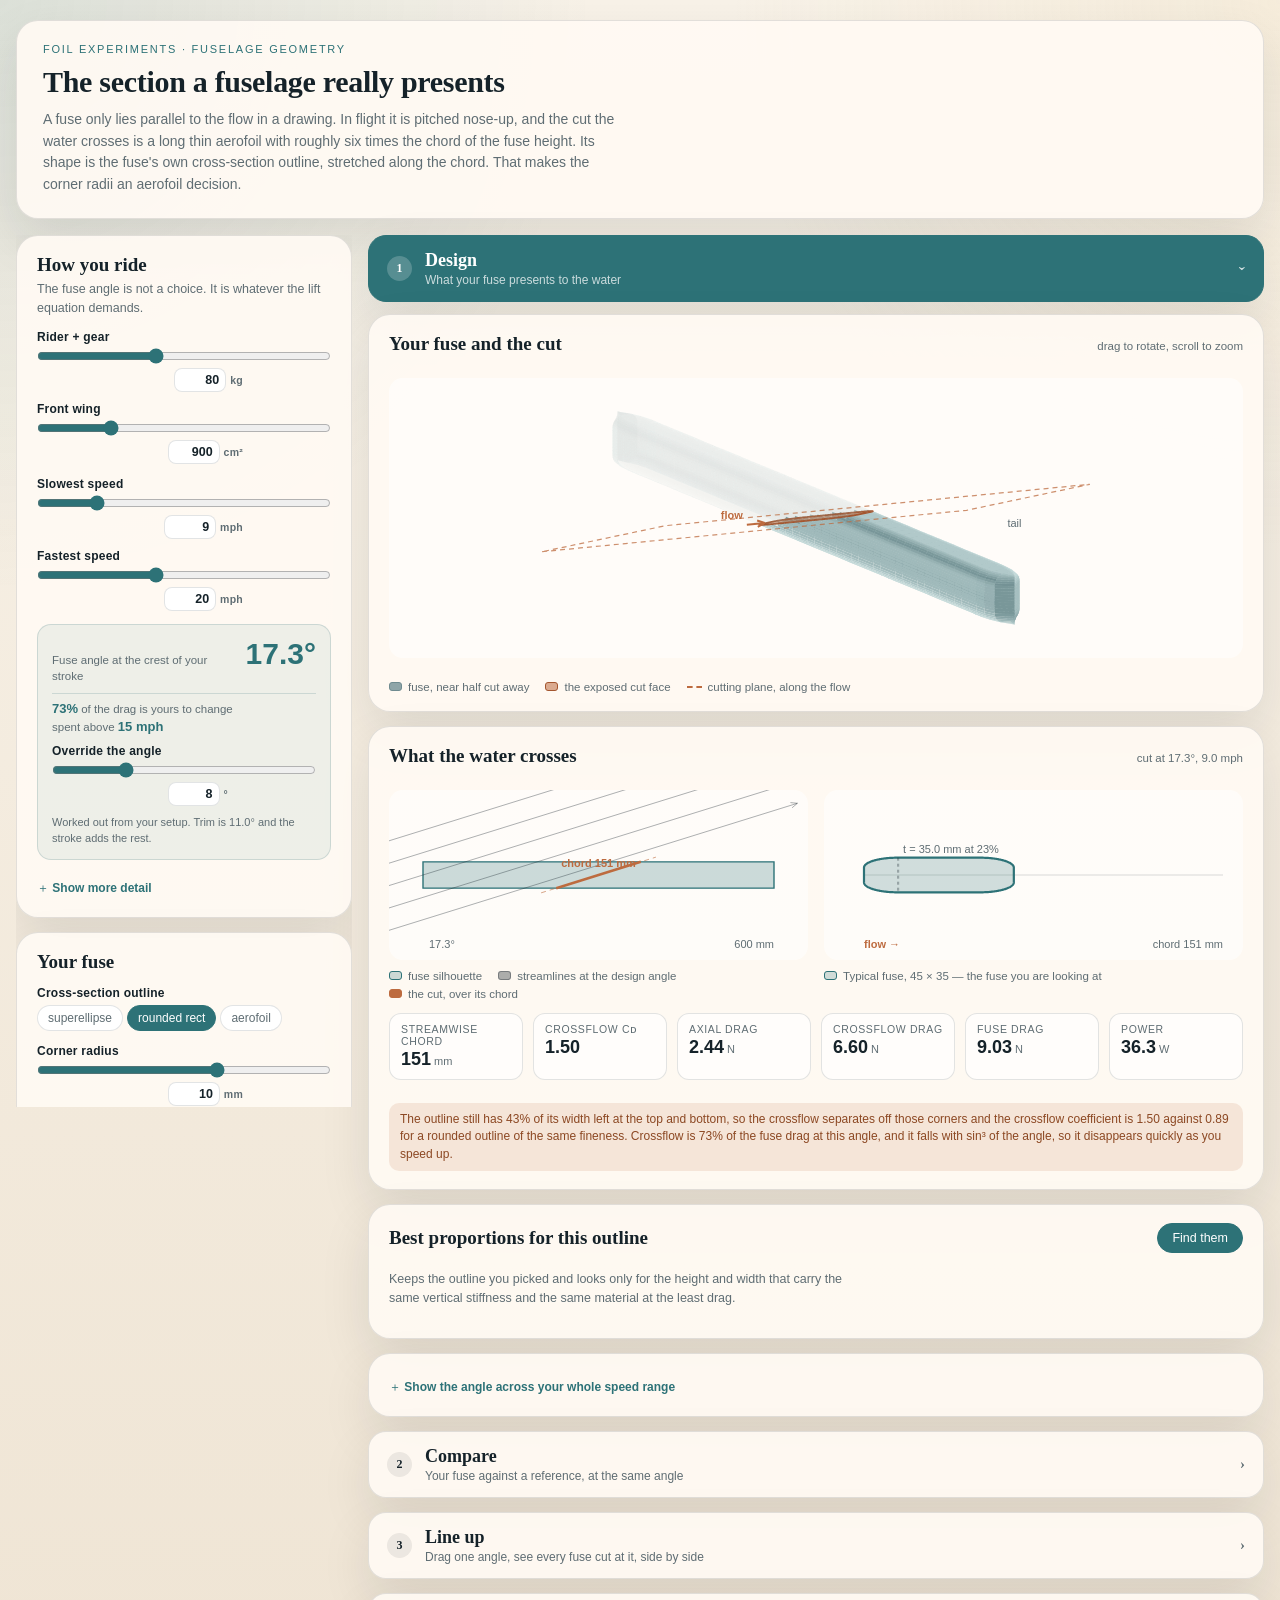
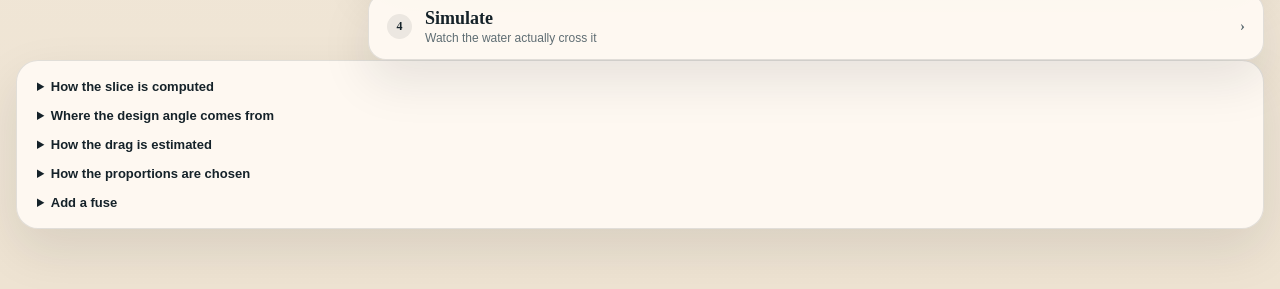
<file: foil-fuse-sections/playground.html>
<!DOCTYPE html>
<html lang="en">
<head>
<meta charset="utf-8">
<meta name="viewport" content="width=device-width, initial-scale=1">
<title>Fuse cross-sections at pump angle</title>
<style>
  :root {
    --bg: #f3ecdf;
    --paper: rgba(255, 250, 243, 0.92);
    --card: rgba(255, 255, 255, 0.7);
    --ink: #152229;
    --muted: #5f6d73;
    --line: rgba(21, 34, 41, 0.12);
    --sea: #2d7277;
    --sand: #ecd8b0;
    --clay: #bd6b3f;
    --shadow: 0 20px 50px rgba(21, 34, 41, 0.1);
  }
  * { box-sizing: border-box; }
  html, body {
    margin: 0;
    color: var(--ink);
    font-family: "Avenir Next", "Segoe UI", sans-serif;
    background:
      radial-gradient(circle at top left, rgba(45,114,119,.14), transparent 26%),
      radial-gradient(circle at top right, rgba(236,216,176,.24), transparent 24%),
      linear-gradient(180deg, #f8f2e8 0%, #eee3d2 100%);
    min-height: 100%;
  }
  body { padding: 20px 16px 60px; }
  .page { width: min(1320px, 100%); margin: 0 auto; }
  h1, h2, h3 { margin: 0; font-family: "Iowan Old Style", "Palatino Linotype", serif; font-weight: 600; }
  h1 { font-size: 30px; letter-spacing: -0.01em; }
  h2 { font-size: 19px; }
  h3 { font-size: 14px; }
  p { margin: 0; line-height: 1.55; }
  .eyebrow { font-size: 11px; letter-spacing: .16em; text-transform: uppercase; color: var(--sea); }
  .hero, .card {
    background: var(--paper);
    border: 1px solid var(--line);
    border-radius: 22px;
    box-shadow: var(--shadow);
  }
  .hero { padding: 22px 26px; margin-bottom: 16px; display: grid; gap: 10px; }
  .hero p { max-width: 74ch; color: var(--muted); font-size: 14px; }
  .layout { display: grid; grid-template-columns: 320px minmax(0, 1fr); gap: 16px; align-items: start; }
  @media (max-width: 950px) { .layout { grid-template-columns: 1fr; } }
  .card { padding: 18px 20px; }
  .stack { display: grid; gap: 16px; }
  .controls { position: sticky; top: 16px; display: grid; gap: 14px; }
  @media (max-width: 950px) { .controls { position: static; } }

  label { display: block; font-size: 12px; font-weight: 600; letter-spacing: .02em; }
  .row { display: grid; gap: 5px; }
  .row .val { float: right; font-weight: 500; color: var(--sea); font-variant-numeric: tabular-nums; }
  input[type=range] { width: 100%; accent-color: var(--sea); }
  select, input[type=text] {
    width: 100%; font: inherit; font-size: 13px; padding: 7px 9px;
    border-radius: 10px; border: 1px solid var(--line); background: #fff; color: inherit;
  }
  .seg { display: flex; gap: 4px; flex-wrap: wrap; }
  .seg button {
    font: inherit; font-size: 12px; padding: 5px 10px; border-radius: 999px; cursor: pointer;
    border: 1px solid var(--line); background: #fff; color: var(--muted);
  }
  .seg button[aria-pressed="true"] { background: var(--sea); border-color: var(--sea); color: #fff; }
  .hint { font-size: 11.5px; color: var(--muted); line-height: 1.45; }
  .divider { height: 1px; background: var(--line); margin: 4px 0; }

  canvas { display: block; width: 100%; border-radius: 14px; background: rgba(255,255,255,.55); }
  .canvas-head { display: flex; justify-content: space-between; align-items: baseline; gap: 10px; margin-bottom: 10px; }
  .canvas-head .note { font-size: 11.5px; color: var(--muted); }
  .grid2 { display: grid; grid-template-columns: repeat(2, minmax(0,1fr)); gap: 16px; }
  @media (max-width: 780px) { .grid2 { grid-template-columns: 1fr; } }

  table { width: 100%; border-collapse: collapse; font-size: 12.5px; font-variant-numeric: tabular-nums; }
  th, td { text-align: right; padding: 5px 6px; border-bottom: 1px solid var(--line); }
  th:first-child, td:first-child { text-align: left; }
  th { font-size: 11px; text-transform: uppercase; letter-spacing: .06em; color: var(--muted); font-weight: 600; }
  tbody tr.me td { background: rgba(45,114,119,.09); font-weight: 600; }
  .swatch { display: inline-block; width: 9px; height: 9px; border-radius: 3px; margin-right: 6px; vertical-align: middle; }

  .metrics { display: grid; grid-template-columns: repeat(auto-fit, minmax(112px, 1fr)); gap: 10px; }
  .metric { background: var(--card); border: 1px solid var(--line); border-radius: 12px; padding: 9px 11px; }
  .metric .k { font-size: 10.5px; text-transform: uppercase; letter-spacing: .06em; color: var(--muted); }
  .metric .v { font-size: 18px; font-weight: 600; font-variant-numeric: tabular-nums; margin-top: 2px; }
  .metric .u { font-size: 11px; color: var(--muted); font-weight: 400; }

  .flag { font-size: 12px; padding: 8px 11px; border-radius: 10px; margin-top: 10px; line-height: 1.45; }
  .flag.ok { background: rgba(45,114,119,.11); color: #1d5559; }
  .flag.warn { background: rgba(189,107,63,.14); color: #8c4823; }

  .legend { display: flex; flex-wrap: wrap; gap: 6px 16px; margin-top: 10px; font-size: 11.5px; color: var(--muted); }
  .legend .li { display: inline-flex; align-items: center; gap: 6px; }
  .legend .lk { width: 13px; height: 9px; border-radius: 3px; border: 1.5px solid transparent; flex: none; }
  .legend .lk.dash {
    height: 0; border: 0; border-top: 2px dashed var(--c); border-radius: 0; width: 15px;
  }

  /* ---- pinned settings, scrolling output ---- */
  .layout { display: grid; grid-template-columns: 336px minmax(0, 1fr); gap: 16px; align-items: start; }
  .controls { position: sticky; top: 14px; display: grid; gap: 14px; max-height: calc(100vh - 28px); overflow-y: auto; }
  .controls::-webkit-scrollbar { width: 8px; }
  .controls::-webkit-scrollbar-thumb { background: rgba(21,34,41,.16); border-radius: 4px; }
  .stages { display: grid; gap: 14px; min-width: 0; }
  @media (max-width: 980px) {
    .layout { grid-template-columns: 1fr; }
    .controls { position: static; max-height: none; overflow: visible; }
  }

  /* ---- stages ---- */
  .stage-head {
    width: 100%; display: flex; align-items: center; gap: 13px; text-align: left;
    padding: 14px 18px; border-radius: 18px; border: 1px solid var(--line);
    background: var(--paper); box-shadow: var(--shadow); cursor: pointer;
    font-family: "Iowan Old Style", "Palatino Linotype", serif;
    font-size: 18px; font-weight: 600; color: var(--ink);
  }
  .stage-head b {
    width: 25px; height: 25px; flex: none; border-radius: 999px; display: grid; place-items: center;
    background: rgba(21,34,41,.08); font-size: 12px; font-weight: 700; font-family: inherit;
  }
  .stage-head .cap { flex: 1; }
  .stage-head .cap small {
    display: block; font-family: "Avenir Next", sans-serif; font-size: 12px;
    font-weight: 400; color: var(--muted); margin-top: 2px;
  }
  .stage-head .chev { transition: transform .2s; color: var(--muted); font-size: 15px; }
  .stage[data-open="true"] .stage-head { background: var(--sea); color: #fff; border-color: var(--sea); }
  .stage[data-open="true"] .stage-head b { background: rgba(255,255,255,.2); color: #fff; }
  .stage[data-open="true"] .stage-head .cap small { color: rgba(255,255,255,.75); }
  .stage[data-open="true"] .stage-head .chev { transform: rotate(90deg); color: rgba(255,255,255,.8); }
  .stage-body { display: grid; gap: 14px; padding-top: 12px; }
  .stage[data-open="false"] .stage-body { display: none; }

  .stack { display: grid; gap: 13px; }
  .sub { font-size: 12.5px; color: var(--muted); margin-top: 4px; max-width: 70ch; line-height: 1.5; }

  /* ---- disclosure ---- */
  .more > summary {
    cursor: pointer; font-size: 12px; font-weight: 600; color: var(--sea);
    list-style: none; padding: 7px 0 2px;
  }
  .more > summary::-webkit-details-marker { display: none; }
  .more > summary::before { content: "＋ "; font-weight: 400; }
  .more[open] > summary::before { content: "－ "; }
  .more-body { display: grid; gap: 12px; padding-top: 10px; border-top: 1px solid var(--line); margin-top: 6px; }
  .more-body p { font-size: 13px; color: var(--muted); line-height: 1.6; }

  /* ---- slider with an editable value ---- */
  .ride { display: grid; gap: 10px; }
  .rr { display: grid; grid-template-columns: 1fr 78px; align-items: center; gap: 4px 10px; }
  .rr > span:first-child { font-size: 12px; font-weight: 600; }
  .rr input[type=range] { grid-column: 1 / -1; width: 100%; margin: 0; }
  .rr .num { display: flex; align-items: center; gap: 4px; justify-self: end; }
  .rr .num input {
    width: 52px; font: inherit; font-size: 12.5px; font-weight: 600; padding: 4px 6px;
    border-radius: 8px; border: 1px solid var(--line); background: #fff; color: inherit;
    text-align: right; -moz-appearance: textfield;
  }
  .rr .num input::-webkit-outer-spin-button,
  .rr .num input::-webkit-inner-spin-button { -webkit-appearance: none; margin: 0; }
  .rr .num i { font-style: normal; font-size: 10.5px; color: var(--muted); }

  /* ---- the headline angle ---- */
  .angle-box { background: rgba(45,114,119,.08); border: 1px solid rgba(45,114,119,.18);
               border-radius: 14px; padding: 12px 14px; display: grid; gap: 9px; }
  .angle-read { display: flex; align-items: baseline; justify-content: space-between; gap: 10px; }
  .angle-read .k { font-size: 11.5px; color: var(--muted); line-height: 1.35; }
  .angle-read .v { font-size: 30px; font-weight: 600; color: var(--sea); font-variant-numeric: tabular-nums; }
  .angle-stats {
    display: grid; gap: 3px; font-size: 11.5px; color: var(--muted);
    padding: 7px 0 1px; border-top: 1px solid rgba(45,114,119,.18);
  }
  .angle-stats b { color: var(--sea); font-size: 13px; }

  .angle-note { font-size: 11px; color: var(--muted); line-height: 1.45; }
  .angle-note button {
    background: none; border: 0; padding: 0; font: inherit; font-size: 11px;
    color: var(--sea); text-decoration: underline; cursor: pointer;
  }

  .inp { display: flex; align-items: center; gap: 6px; }
  .inp select, .inp input {
    width: 100%; font: inherit; font-size: 13px; padding: 7px 9px;
    border-radius: 10px; border: 1px solid var(--line); background: #fff; color: inherit;
  }
  .btn[data-busy="true"] { opacity: .65; pointer-events: none; }
  .spin {
    display: inline-block; width: 11px; height: 11px; margin-right: 7px; vertical-align: -1px;
    border: 2px solid rgba(255,255,255,.45); border-top-color: #fff; border-radius: 50%;
    animation: sp .6s linear infinite;
  }
  @keyframes sp { to { transform: rotate(360deg); } }
  .fade-in { animation: fi .45s ease both; }
  @keyframes fi { from { opacity: 0; transform: translateY(6px); } to { opacity: 1; transform: none; } }

  th[data-help] { cursor: help; border-bottom: 1px dotted rgba(21,34,41,.35); }
  th.key, td.key { background: rgba(45,114,119,.07); }
  th.key { color: var(--sea); }
  td.key { font-weight: 700; font-size: 13.5px; }
  td.key .delta { display: block; font-weight: 600; font-size: 11px; margin-top: 1px; }
  td.delta { font-weight: 700; font-size: 13.5px; }
  td.delta.good { color: #1d6b45; }
  td.delta.bad { color: #a4462b; }

  .chips { display: flex; flex-wrap: wrap; gap: 7px; }
  .chip {
    display: inline-flex; align-items: center; gap: 7px; padding: 5px 6px 5px 9px;
    border-radius: 999px; border: 1px solid var(--line); background: #fff; font-size: 12px;
  }
  .chip .dot { width: 11px; height: 11px; border-radius: 999px; flex: none; }
  .chip .nm { font-weight: 600; }
  .chip button {
    border: 0; background: none; cursor: pointer; font: inherit; font-size: 11px;
    color: var(--muted); padding: 2px 5px; border-radius: 999px;
  }
  .chip button:hover { background: rgba(21,34,41,.07); color: var(--ink); }
  .chip button.on { background: var(--sea); color: #fff; }
  .chip.live { background: rgba(45,114,119,.1); border-color: rgba(45,114,119,.35); }
  .chip-add { display: flex; flex-wrap: wrap; gap: 8px; align-items: center; margin-top: 2px; }

  .saved-row { display: flex; align-items: center; gap: 8px; padding: 5px 0; font-size: 12px; }
  .saved-row .nm { flex: 1; overflow: hidden; text-overflow: ellipsis; white-space: nowrap; }
  .saved-row button {
    border: 1px solid var(--line); background: #fff; color: var(--muted);
    border-radius: 7px; font: inherit; font-size: 10.5px; padding: 2px 7px; cursor: pointer;
  }
  .saved-row button.on { background: var(--sea); border-color: var(--sea); color: #fff; }

  .prog { display: none; margin-top: 8px; position: relative; height: 16px; }
  .prog i {
    display: block; height: 3px; width: 0; background: var(--sea);
    border-radius: 2px; transition: width .12s linear;
  }
  .prog span { font-size: 11px; color: var(--muted); position: absolute; top: 5px; left: 0; }

  .opt { display: grid; gap: 12px; }
  .opt-head { display: flex; gap: 10px; align-items: center; flex-wrap: wrap; }
  .opt-result { background: rgba(189,107,63,.09); border: 1px solid rgba(189,107,63,.25);
                border-radius: 12px; padding: 12px 14px; font-size: 13px; line-height: 1.55; }
  .opt-result b { font-weight: 600; }
  .inline-sel { display: inline-flex; align-items: center; gap: 7px; font-size: 12px; color: var(--muted); }
  .inline-sel select { width: auto; min-width: 150px; padding: 5px 8px; font-size: 12px; }

  details { font-size: 13px; }
  details summary { cursor: pointer; font-weight: 600; font-size: 13px; }
  details .body { margin-top: 10px; color: var(--muted); line-height: 1.6; display: grid; gap: 10px; }
  details .body code { background: rgba(21,34,41,.06); padding: 1px 5px; border-radius: 5px; font-size: 12px; }
  textarea {
    width: 100%; min-height: 120px; font-family: ui-monospace, "SF Mono", Menlo, monospace;
    font-size: 11.5px; padding: 10px; border-radius: 12px; border: 1px solid var(--line);
    background: #fff; color: var(--ink); resize: vertical;
  }
  .btn {
    font: inherit; font-size: 12.5px; padding: 7px 14px; border-radius: 999px; cursor: pointer;
    border: 1px solid var(--sea); background: var(--sea); color: #fff;
  }
  .btn.ghost { background: #fff; color: var(--sea); }

  /* ---- the line-up ---- */
  #cgal, #cgalYaw { touch-action: none; cursor: grab; }
  #cgal.dragging, #cgalYaw.dragging { cursor: grabbing; }
  .gal-grid { display: grid; grid-template-columns: repeat(auto-fill, minmax(340px, 1fr)); gap: 12px; }
  .gt-body { display: grid; grid-template-columns: 122px minmax(0, 1fr); gap: 8px; }
  .gt-body canvas[data-cross] { touch-action: none; cursor: crosshair; }
  .gt-reset {
    border: 1px solid var(--line); background: #fff; color: var(--muted);
    border-radius: 7px; font: inherit; font-size: 10.5px; padding: 2px 7px; cursor: pointer;
  }
  .gt-reset:hover { color: var(--ink); }
  .gal-tile {
    background: var(--card); border: 1px solid var(--line); border-radius: 14px;
    padding: 10px 12px; display: grid; gap: 8px; align-content: start;
  }
  .gal-tile[data-best="true"] { border-color: rgba(45,114,119,.5); box-shadow: inset 0 0 0 1px rgba(45,114,119,.22); }
  .gal-tile canvas { background: rgba(255,255,255,.65); border-radius: 10px; }
  .gt-head { display: flex; align-items: center; gap: 7px; font-size: 12px; }
  .gt-head .dot { width: 10px; height: 10px; border-radius: 999px; flex: none; }
  .gt-head .nm { font-weight: 600; flex: 1; overflow: hidden; text-overflow: ellipsis; white-space: nowrap; }
  .gt-head .dim { color: var(--muted); font-size: 11px; font-variant-numeric: tabular-nums; }
  .gt-metrics {
    display: flex; flex-wrap: wrap; gap: 4px 12px;
    font-size: 11px; color: var(--muted); font-variant-numeric: tabular-nums;
  }
  .gt-metrics b { color: var(--ink); font-weight: 600; }
  .gt-metrics .best { color: #1d6b45; font-weight: 700; }
</style>
</head>
<body>
<div class="page">

<header class="hero">
    <span class="eyebrow">Foil experiments &middot; fuselage geometry</span>
    <h1>The section a fuselage really presents</h1>
    <p>
      A fuse only lies parallel to the flow in a drawing. In flight it is pitched nose-up, and the
      cut the water crosses is a long thin aerofoil with roughly six times the chord of the fuse
      height. Its shape is the fuse's own cross-section outline, stretched along the chord. That
      makes the corner radii an aerofoil decision.
    </p>
  </header>

  
  <div class="layout">

    <!-- ================================================ CONTROLS ==== -->
    <aside class="controls">

      <div class="card stack">
        <div>
          <h2>How you ride</h2>
          <p class="sub">The fuse angle is not a choice. It is whatever the lift equation demands.</p>
        </div>
        <div class="ride" id="rideBasic"></div>
        <div class="ride" id="speedRows"></div>

        <div class="angle-box">
          <div class="angle-read">
            <span class="k">Fuse angle at the crest of your stroke</span>
            <span class="v" id="angleBig">–</span>
          </div>
          <div class="angle-stats" id="angleStats"></div>
          <div class="ride" id="angleRow"></div>
          <div class="angle-note" id="angleNote"></div>
        </div>

        <details class="more">
          <summary>Show more detail</summary>
          <div class="more-body">
            <div class="ride" id="rideAdvanced"></div>
            <p class="hint">
              Typical sustained speeds: flatwater pumping 8 to 13&nbsp;mph, downwind 10 to 20,
              surf 10 to 22, wing 12 to 25. This wing stalls near 8&nbsp;mph at your weight, which
              is why the slow end is where the fuse sits worst aligned.
            </p>
            <p class="hint">
              Feathering is how much of the flight-path swing you take out by pitching with the
              stroke. It is the one number here with no independent source behind it.
            </p>
          </div>
        </details>
      </div>

      <div class="card stack">
        <h2>Your fuse</h2>
        <div class="row">
          <label>Cross-section outline</label>
          <div class="seg" id="secType">
            <button data-t="superellipse">superellipse</button>
            <button data-t="rect">rounded rect</button>
            <button data-t="naca">aerofoil</button>
          </div>
        </div>
        <div class="ride" id="shapeRows"></div>
        <div class="row" id="rowFlip">
          <label>Aerofoil nose</label>
          <div class="seg" id="flipSeg">
            <button data-f="0">bottom</button>
            <button data-f="1">top</button>
          </div>
        </div>
        <div class="ride" id="fuseRows"></div>

        <details class="more">
          <summary>Show more detail</summary>
          <div class="more-body">
            <div class="row">
              <label for="preset">Start from a known shape</label>
              <span class="inp"><select id="preset"></select></span>
              <div class="hint" id="presetNote"></div>
            </div>
            <div class="ride" id="sliceRow"></div>
          </div>
        </details>
      </div>

      <div class="card stack" data-for="compare" hidden>
        <h2>Compare</h2>
        <p class="hint">Shape a fuse on the left, save it, change it, save again. Everything saved
          is drawn together on the right.</p>
        <button class="btn ghost" id="matchBase" style="width:100%">Re-size working fuse to the baseline</button>
        <p class="hint">Gives the working fuse the baseline's stiffness and material, so the drag
          difference comes down to outline alone.</p>
      </div>

      <div class="card stack" data-for="lineup" hidden>
        <h2>Line up</h2>
        <p class="hint">Slice the whole line-up while you watch it.</p>
        <div class="ride" id="galRows"></div>
        <button class="btn ghost" id="galFollow" style="width:100%">Follow my setup's angle</button>
        <p class="hint">Yaw is the sideways part: mid-turn or in a gybe the water stops arriving
          straight from ahead, so the cut rotates around the fuse. Symmetric outlines do not care
          which side it comes from, so one direction covers both.</p>
      </div>

      <div class="card stack" data-for="simulate" hidden>
        <h2>Simulate</h2>
        <div class="seg">
          <button class="btn" id="cfdToggle" aria-pressed="true">pause</button>
          <button class="btn ghost" id="cfdReset">rebuild</button>
        </div>
        <div class="ride" id="simRows"></div>
      </div>
    </aside>

    <!-- ================================================== STAGES ==== -->
    <div class="stages">

      <section class="stage" data-stage="design" data-open="true">
        <button class="stage-head" type="button">
          <b>1</b>
          <span class="cap">Design<small>What your fuse presents to the water</small></span>
          <span class="chev">&rsaquo;</span>
        </button>
        <div class="stage-body">

          <div class="card stack">
            <div class="canvas-head">
              <h2>Your fuse and the cut</h2>
              <span class="note">drag to rotate, scroll to zoom</span>
            </div>
            <canvas id="c3d" height="280"></canvas>
            <div class="legend" id="d3Legend"></div>
          </div>

          <div class="card stack">
            <div class="canvas-head">
              <h2>What the water crosses</h2>
              <span class="note" id="secNote"></span>
            </div>
            <div class="grid2">
              <div>
                <canvas id="cside" height="170"></canvas>
                <div class="legend" id="sideLegend"></div>
              </div>
              <div>
                <canvas id="csec" height="170"></canvas>
                <div class="legend" id="secLegend"></div>
              </div>
            </div>
            <div class="metrics" id="secMetrics"></div>
            <div id="secFlag"></div>
          </div>

          <div class="card stack">
            <div class="opt-head">
              <h2 style="flex:1">Best proportions for this outline</h2>
              <button class="btn" id="optRun">Find them</button>
            </div>
            <p class="sub">
              Keeps the outline you picked and looks only for the height and width that carry the
              same vertical stiffness and the same material at the least drag.
            </p>
            <div id="optOut"></div>
          </div>

          <div class="card">
            <details class="more">
              <summary>Show the angle across your whole speed range</summary>
              <div class="more-body">
                <canvas id="dsweep" height="220"></canvas>
                <div class="legend" id="dsweepLegend"></div>
                <div class="metrics" id="designMetrics"></div>
                <div id="designFlag"></div>
              </div>
            </details>
          </div>
        </div>
      </section>

      <section class="stage" data-stage="compare" data-open="false">
        <button class="stage-head" type="button">
          <b>2</b>
          <span class="cap">Compare<small>Your fuse against a reference, at the same angle</small></span>
          <span class="chev">&rsaquo;</span>
        </button>
        <div class="stage-body">
          <div class="card stack">
            <div class="canvas-head">
              <h2>Yours against a reference</h2>
              <span class="note" id="cmpAngle"></span>
            </div>
            <div class="chips" id="cmpChips"></div>
            <div class="chip-add">
              <button class="btn" id="saveCurrent">+ Save the fuse you are working on</button>
              <span class="inp" style="max-width:200px"><select id="cmpB"></select></span>
              <button class="btn ghost" id="addRef">+ Add this one</button>
            </div>
            <canvas id="ccmp" height="230"></canvas>
            <div style="overflow-x:auto">
              <table id="cmpTable">
                <thead><tr>
                  <th>Fuse</th>
                  <th data-help="size">h &times; w</th>
                  <th class="key" data-help="slow">At your slow end</th>
                  <th class="key" data-help="fast">At your fast end</th>
                </tr></thead>
                <tbody></tbody>
              </table>
            </div>
            <div id="cmpVerdict"></div>
            <p class="hint">Hover any column heading for what it means. Drag and the difference
              against the baseline are the two that decide anything.</p>
            <details class="more">
              <summary>Show the full breakdown</summary>
              <div class="more-body">
                <div style="overflow-x:auto">
                  <table id="cmpTableFull">
                    <thead><tr>
                      <th>Fuse</th>
                      <th data-help="fine">Fineness</th>
                      <th data-help="blunt">Corner bluntness</th>
                      <th data-help="cd">Crossflow C<sub>d</sub></th>
                      <th data-help="axial">Axial</th>
                      <th data-help="cross">Crossflow</th>
                      <th data-help="iyy">Stiffness &#8593;</th>
                      <th data-help="izz">Stiffness &#8596;</th>
                      <th data-help="area">Area mm&sup2;</th>
                    </tr></thead>
                    <tbody></tbody>
                  </table>
                </div>
                <div class="canvas-head" style="margin-top:14px">
                  <h3>Drag against speed</h3>
                  <span class="note" id="dragNote"></span>
                </div>
                <canvas id="cdrag" height="230"></canvas>
                <div class="legend" id="dragLegend"></div>
              </div>
            </details>
          </div>
        </div>
      </section>

  <section class="stage" data-stage="lineup" data-open="false">
    <button class="stage-head" type="button">
      <b>3</b>
      <span class="cap">Line up<small>Drag one angle, see every fuse cut at it, side by side</small></span>
      <span class="chev">&rsaquo;</span>
    </button>
    <div class="stage-body">

      <div class="card stack">
        <div class="canvas-head">
          <h2>The sections, side by side</h2>
          <span class="note" id="galScaleNote"></span>
        </div>
        <p class="sub">Each tile shows the fuse's own cross-section on the left, and on the right
          the slice the water actually crosses at the angle above. The cross-section is yours to
          sculpt, template-editor style: click a point to select it and show its tangent levers,
          drag it to move it, swing a lever to set the angle through it, click the outline to add
          a point. Backspace removes the selected point.</p>
        <div class="chips" id="galChips"></div>
        <div class="seg">
          <button type="button" id="galSame">same section area</button>
          <button type="button" id="galReal">real sizes</button>
        </div>
        <div class="gal-grid" id="galGrid"></div>
        <p class="hint">Every fuse is cut through its middle, and the tiles share one scale, so
          chords and thicknesses compare directly. With "same section area" on, each fuse is
          scaled uniformly to carry the first tile's cross-section area, the same material per
          unit length, so the contest is between outlines rather than sizes. The stiffness figure
          shows what that naive matching leaves unequal. The drag figure is the whole fuse at that
          angle and your slow-end speed, which is where the outline matters most. Sculpting the
          working fuse reshapes it everywhere in the playground; sculpting a preset makes a
          private copy, with a reset to get the original back. The first touch converts a formula
          shape to control points, so sharp corners soften slightly.</p>
      </div>

      <div class="card stack">
        <div class="canvas-head">
          <h2>Set the cut angle</h2>
          <span class="note" id="galNote"></span>
        </div>
        <div class="grid2">
          <div>
            <canvas id="cgal" height="210"></canvas>
            <p class="hint">Pitch, from the side. Drag the handle round the protractor. The small
              marker is the angle your setup works out to, and the handle snaps to it when you get
              close. Double-click to follow your setup again.</p>
          </div>
          <div>
            <canvas id="cgalYaw" height="210"></canvas>
            <p class="hint">Roll, looking down the fuse from the nose. Drag the handle round the
              ring to bring the water in from the side, as it does mid-turn. The orange arrow is
              where it ends up hitting the section from. Double-click for straight ahead.</p>
          </div>
        </div>
        <p class="hint">The sliders in the settings column do the same two jobs without scrolling
          away from the tiles.</p>
      </div>
    </div>
  </section>

  <section class="stage" data-stage="simulate" data-open="false">
    <button class="stage-head" type="button">
      <b>4</b>
      <span class="cap">Simulate<small>Watch the water actually cross it</small></span>
      <span class="chev">›</span>
    </button>
    <div class="stage-body">

      <div class="card stack">
        <div class="canvas-head">
          <h2>Water crossing the section</h2>
          <span class="note" id="cfdNote"></span>
        </div>
        <p class="sub">Flow enters at the left. The section sits in the middle. Its wake trails right.</p>
        <canvas id="ccfd" height="240"></canvas>
        <div class="prog" id="cfdProgress"><i></i><span></span></div>
        <div class="legend" id="cfdLegend"></div>
        <div class="flag ok" id="cfdVerdict"></div>

        <details class="more">
          <summary>Show more detail</summary>
          <div class="more-body">
            <p>
              This is a lattice Boltzmann solver. It does not solve the flow equations directly. It
              tracks how many notional particles move in each of nine directions on a grid, lets them
              collide, and lets the flow emerge from that. It handles messy separated wakes without
              falling over, which is exactly what a blunt fuse produces.
            </p>
            <p>
              The oncoming flow is tilted briefly to knock the wake off centre. A symmetric body on a
              symmetric grid otherwise sits in the symmetric solution forever, even when that solution
              is unstable, so nothing would ever shed. Whether the oscillation grows or dies after
              that nudge is the measurement.
            </p>
            <p>
              It settles the flow, measures the shedding period, records exactly one period and loops
              those frames. Nothing is solving while you watch, which is why it costs a few seconds up
              front and nothing after.
            </p>
            <p>
              It runs about a thousand times below the real Reynolds number, so read it for whether
              the shape stays attached or sheds, never for a number. Plenty of shapes that hold steady
              here would shed in the water.
            </p>

            <div class="canvas-head" style="margin-top:14px">
              <h3>Pressure and boundary layer</h3>
              <span class="note">source panel, then Thwaites and Head</span>
            </div>
            <canvas id="ccp" height="230"></canvas>
            <div class="legend" id="cpLegend"></div>
            <div id="cfdFlag"></div>
          </div>
        </details>
      </div>
    </div>
  </section>


    </div>
  </div>

  <!-- ===================================================== WORKING ==== -->
  <div class="card stack" style="gap:14px">
    <details>
      <summary>How the slice is computed</summary>
      <div class="body">
        <p>
          Put the fuse axis along <code>x</code> with the nose at <code>x=0</code>, lateral across
          the fuse as <code>y</code>, vertical as <code>z</code>. With the fuse pitched nose-up by
          <code>&alpha;</code>, the water runs along <code>V(cos&alpha;, 0, sin&alpha;)</code>.
        </p>
        <p>
          A streamwise plane contains that vector. For a tall narrow fuse the flow is essentially
          two-dimensional in the planes cutting across the thin direction, the same way flow over a
          mast is two-dimensional in horizontal planes. Those planes are
          <code>&minus;x&nbsp;sin&alpha; + z&nbsp;cos&alpha; = d</code>. With
          <code>u = x&nbsp;cos&alpha; + z&nbsp;sin&alpha;</code> and <code>v = y</code>:
        </p>
        <p><code>t(u)/2 = (w(x)/2) &middot; &Phi;(&zeta;)</code>, where
          <code>&zeta; = 2z/h(x)</code>.</p>
        <p>
          <code>&Phi;</code> is the fuse's cross-section outline: half-width as a fraction of the
          maximum, against normalised height. Because <code>&zeta;</code> runs linearly from
          &minus;1 to +1 along the cut, the streamwise thickness distribution is that outline
          stretched along the chord. A square-cornered fuse gives a rectangle. An elliptical fuse
          gives an ellipse. For the water to see an aerofoil, the cross-section has to be that
          aerofoil, stood on end.
        </p>
        <p>
          Chord follows <code>c &asymp; h / sin&alpha;</code>. At <code>&alpha; = 0</code> the cut
          becomes the plan section of chord <code>L</code>, so the model passes through the familiar
          picture continuously.
        </p>
      </div>
    </details>

    <details>
      <summary>Where the design angle comes from</summary>
      <div class="body">
        <p>
          The fuse angle relative to the water is <code>&theta; &minus; &gamma;</code>, which is also
          the front wing's angle of attack. It follows from <code>Cl = 2W/(&rho;SV&sup2;)</code> with
          a lift slope of <code>2&pi;/(1 + 2/AR)</code>, clamped at a 13&deg; stall.
        </p>
        <p>
          Checked against <code>compute_trim_angle</code> in
          <code>foil-rl-pump/python-rl/foil_env/foil_physics.py</code> in this repo, which solves the
          full wing, stabiliser and mast balance: it gives 8.95&deg; at 7.8&nbsp;mph and 5.44&deg;
          at 10.1&nbsp;mph for its own rig (3.5 and 4.5&nbsp;m/s in the source). This reimplements
          the wing term only and lands within 2.5%.
        </p>
        <p>
          On top of trim, the pump swings the flight path by <code>atan(A&middot;&omega;/V)</code>.
          80&nbsp;mm of heave at 2&nbsp;Hz and 10&nbsp;mph is &plusmn;12.6&deg;, most of which the
          rider feathers out. What is left is the swing the fuse works through, and the crest of that
          swing is the design angle.
        </p>
        <p>
          Two things pull opposite ways across the speed range. Misalignment is worst at the slow
          end, where lift demand forces a high angle. Absolute drag is largest at the fast end, where
          dynamic pressure dominates. Shape matters most where misalignment is worst, so the slow end
          sets the section.
        </p>
      </div>
    </details>

    <details>
      <summary>How the drag is estimated</summary>
      <div class="body">
        <p>
          The fuse is treated as a slender body at incidence and resolved into two
          components, which is the standard Allen and Perkins approach.
        </p>
        <p>
          <b>Axial.</b> Skin friction over the true wetted surface, taken as the cross-section
          perimeter times the length, at the fuse's own Reynolds number with a strut form factor on
          the plan thickness ratio. This barely moves with angle.
        </p>
        <p>
          <b>Crossflow.</b> The component <code>V&nbsp;sin&alpha;</code> meets the cross-section as
          a two-dimensional shape of chord <code>h</code> and thickness <code>w</code>, which is the
          fuse outline itself. It produces a normal force, and the streamwise part of that force is
          the drag. Both the dynamic pressure and the projection carry a factor of
          <code>sin&alpha;</code>, so crossflow drag scales as <code>sin&sup3;&alpha;</code> and
          disappears quickly as you speed up.
        </p>
        <p>
          The crossflow coefficient comes from the fineness ratio <code>h/w</code>, fitted to
          elliptic cylinders, multiplied by a penalty for how much width the outline still has at
          its top and bottom. An ellipse or a cusped aerofoil closes to nothing there and stays
          attached. A square bar keeps almost its full width and separates off the corners.
        </p>
        <p>
          <b>What this replaced, and why.</b> An earlier version cut the body into streamwise strips
          and charged each a full-dynamic-pressure base drag. Two things were wrong. The strips are
          not high-aspect two-dimensional sections: at 600&nbsp;mm long, 38&nbsp;mm tall and
          10&deg;, the run across the cuts is 142&nbsp;mm against a 219&nbsp;mm chord. And the flat
          faces were billed at <code>q</code> when the crossflow only reaches them at
          <code>q&nbsp;sin&sup2;&alpha;</code>, with the force then projecting through another
          <code>sin&alpha;</code>. That is a factor of about 33 at 10&deg;, and it fell hardest on
          exactly the blunt shapes the tool was being used to judge.
        </p>
        <p>
          <b>Still approximate.</b> The finite-length crossflow factor is 0.75, within the usual
          0.7 to 0.8 band but not derived. The corner penalty is a fitted curve, not a measurement.
          Nose, tail and mast junctions are not modelled at all. Read differences between outlines,
          treat absolute newtons as indicative.
        </p>
      </div>
    </details>

    <details>
      <summary>How the proportions are chosen</summary>
      <div class="body">
        <p>
          Minimising drag alone drives the fuse to zero width, so two things are held at least as
          good as what you have: vertical bending stiffness
          <code>Iyy = w&middot;h&sup3;&middot;I&#8322;/8</code>, which resists the tail's downforce,
          and cross-sectional area <code>A = w&middot;h&middot;I&#8320;/2</code> as a weight proxy.
          <code>I&#8320;</code> and <code>I&#8322;</code> are integrals of the outline, so they
          capture shape as well as size.
        </p>
        <p>
          The stiffness floor sets the thinnest width at any height,
          <code>w_min(h) = 8&middot;Iyy*/(h&sup3;&middot;I&#8322;)</code>, and the area ceiling sets
          the tallest height. Everything between is valid, so the search walks that range with your
          outline held fixed. Height is capped at 55&nbsp;mm for the mast and wing joints.
        </p>
        <p>
          Lateral stiffness <code>Izz &asymp; w&sup3;h</code> is constrained too, and it has to be.
          Vertical stiffness goes as <code>w&middot;h&sup3;</code> and gets cheaper the taller the
          fuse, so on its own it drives the search to an absurdly thin blade. Lateral stiffness
          pulls the other way. Holding all of area, <code>Iyy</code> and <code>Izz</code> at once
          leaves only the design you already have, so the control sets how much lateral stiffness
          you are willing to give up. That fraction is the real trade, and the answer moves a lot
          with it.
        </p>
      </div>
    </details>

    <details>
      <summary>Add a fuse</summary>
      <div class="body">
        <p>
          The current settings as a config block. Drop it into <code>fuses/</code> as a
          <code>.json</code> file and open a pull request, or paste one in to load it.
        </p>
        <textarea id="cfgOut" spellcheck="false"></textarea>
        <div class="seg">
          <button class="btn" id="cfgLoad">Load pasted config</button>
          <button class="btn ghost" id="cfgCopy">Copy</button>
        </div>
        <p>
          The bundled shapes are archetypes for exploring geometry, not measured brand geometry. If
          you have callipers and a real fuse, measured numbers beat my guesses.
        </p>
      </div>
    </details>
  </div>

</div>

<script>
"use strict";

/* =====================================================================
   Constants
   ===================================================================== */
const NU  = 1.05e-6;   // seawater kinematic viscosity, m^2/s
const RHO = 1025;      // seawater density, kg/m^3
const K_BASE = 0.60;   // blunt base drag coefficient on base area
const K_NOSE = 0.30;   // blunt leading edge penalty on frontal area
const NACA_PEAK = 0.09966;
// Speeds are shown in mph. Everything under the hood stays SI.
const MPH = 2.236936;
const mph = v => v * MPH;
const fromMph = v => v / MPH;

const PALETTE = ["#2d7277", "#bd6b3f", "#4a6f9c", "#8a7a3f", "#7a4a6f", "#3f8a5c"];

/* =====================================================================
   Cross-section outline functions
   Phi(zeta) = half-width / max half-width, for zeta in [-1, 1]
   ===================================================================== */
function nacaThickness(xi) {
  if (xi <= 0 || xi >= 1) return 0;
  const f = 0.2969 * Math.sqrt(xi) - 0.1260 * xi - 0.3516 * xi * xi
          + 0.2843 * xi * xi * xi - 0.1036 * xi * xi * xi * xi;
  return Math.max(0, f / NACA_PEAK);
}

/* A custom outline is a chain of cubic bezier segments through anchor points,
   the way a surfboard shaper's template editor works. Each anchor sits at
   (z, w) — normalised height, half-width fraction — with tangent handles
   (iz,iw) into the point and (oz,ow) out of it. The editor keeps the handles
   collinear; the format does not care. */
function sampleCustom(pts) {
  const out = [];
  for (let i = 0; i + 1 < pts.length; i++) {
    const p0 = pts[i], p1 = pts[i + 1];
    const c0z = p0.z + p0.oz, c0w = p0.w + p0.ow;
    const c1z = p1.z + p1.iz, c1w = p1.w + p1.iw;
    for (let k = i ? 1 : 0; k <= 32; k++) {
      const t = k / 32, mt = 1 - t;
      out.push({
        z: mt * mt * mt * p0.z + 3 * mt * mt * t * c0z + 3 * mt * t * t * c1z + t * t * t * p1.z,
        w: Math.max(0, mt * mt * mt * p0.w + 3 * mt * mt * t * c0w + 3 * mt * t * t * c1w + t * t * t * p1.w),
        seg: i, t
      });
    }
  }
  return out;
}

function interpTable(tab, z) {
  const n = tab.length;
  if (z <= tab[0].z) return tab[0].w;
  if (z >= tab[n - 1].z) return tab[n - 1].w;
  let lo = 0, hi = n - 1;
  while (hi - lo > 1) { const m = (lo + hi) >> 1; if (tab[m].z <= z) lo = m; else hi = m; }
  const a = tab[lo], b = tab[hi];
  const f = (z - a.z) / Math.max(b.z - a.z, 1e-9);
  return Math.max(0, a.w + f * (b.w - a.w));
}

function makePhi(sec) {
  if (sec.type === "custom") {
    if (!sec.pts || sec.pts.length < 2) return () => 1;
    const tab = sampleCustom(sec.pts).slice().sort((a, b) => a.z - b.z);
    return (z) => interpTable(tab, z);
  }
  if (sec.type === "samples") {
    return (z) => interpTable(sec.tab, z);
  }
  if (sec.type === "superellipse") {
    const n = sec.n;
    return (z) => Math.pow(Math.max(0, 1 - Math.pow(Math.abs(z), n)), 1 / n);
  }
  if (sec.type === "rect") {
    return (z, g) => {
      const az = Math.abs(z);
      const zr = Math.min(0.98, sec.fillet / Math.max(g.b, 1e-6));
      const yr = Math.min(0.98, sec.fillet / Math.max(g.a, 1e-6));
      if (az <= 1 - zr) return 1;
      const s = (az - (1 - zr)) / zr;
      return 1 - yr + yr * Math.sqrt(Math.max(0, 1 - s * s));
    };
  }
  if (sec.type === "naca") {
    return (z) => nacaThickness(sec.flip ? (1 - z) / 2 : (z + 1) / 2);
  }
  return () => 1;
}

/* =====================================================================
   Fuse envelope along the length
   ===================================================================== */
function taperFactor(s, nose, tail) {
  let f = 1;
  if (nose && nose.f > 0 && s < nose.f) {
    const q = s / nose.f;
    f *= Math.pow(Math.max(0, 1 - Math.pow(1 - q, nose.p)), 1 / nose.p);
  }
  if (tail && tail.f > 0 && s > 1 - tail.f) {
    const q = (1 - s) / tail.f;
    f *= Math.pow(Math.max(0, 1 - Math.pow(1 - q, tail.p)), 1 / tail.p);
  }
  return f;
}

function fuseAt(fuse, x) {
  const s = x / fuse.L;
  return {
    a: 0.5 * fuse.w * taperFactor(s, fuse.wNose, fuse.wTail),
    b: 0.5 * fuse.h * taperFactor(s, fuse.hNose, fuse.hTail),
    zc: 0
  };
}

/* =====================================================================
   Slicing
   ===================================================================== */
function halfThickness(fuse, phi, u, d, sa, ca) {
  const x = u * ca - d * sa;
  if (x < 0 || x > fuse.L) return 0;
  const z = u * sa + d * ca;
  const g = fuseAt(fuse, x);
  if (g.a <= 1e-7 || g.b <= 1e-7) return 0;
  const zeta = (z - g.zc) / g.b;
  if (Math.abs(zeta) > 1) return 0;
  return g.a * phi(zeta, g);
}

function sliceOffsetRange(fuse, sa, ca) {
  // d = -x sin a + z cos a, x in [0,L], z in [-h/2, h/2]
  const hb = fuse.h / 2;
  return { lo: -fuse.L * sa - hb * ca, hi: hb * ca };
}

function buildSection(fuse, alphaDeg, d, N) {
  const A = alphaDeg * Math.PI / 180, sa = Math.sin(A), ca = Math.cos(A);
  const phi = makePhi(fuse.section);
  const hb = fuse.h / 2;
  const uLo = -hb * Math.abs(sa) - 2;
  const uHi = fuse.L * ca + hb * Math.abs(sa) + 2;

  const M = 1400;
  const du = (uHi - uLo) / M;
  let first = -1, last = -1;
  for (let k = 0; k <= M; k++) {
    if (halfThickness(fuse, phi, uLo + du * k, d, sa, ca) > 1e-7) {
      if (first < 0) first = k;
      last = k;
    }
  }
  if (first < 0 || last <= first) return null;

  // refine the two edges by bisection
  const edge = (kOut, kIn) => {
    let a = uLo + du * kOut, b = uLo + du * kIn;
    for (let i = 0; i < 40; i++) {
      const m = 0.5 * (a + b);
      if (halfThickness(fuse, phi, m, d, sa, ca) > 1e-7) b = m; else a = m;
    }
    return b;
  };
  const uLE = edge(first - 1, first);
  const uTE = edge(last + 1, last);
  const chord = uTE - uLE;
  if (!(chord > 1e-6)) return null;

  // cosine clustering towards both ends
  const u = new Float64Array(N), t = new Float64Array(N);
  for (let k = 0; k < N; k++) {
    const f = 0.5 * (1 - Math.cos(Math.PI * k / (N - 1)));
    u[k] = uLE + chord * f;
    t[k] = halfThickness(fuse, phi, u[k], d, sa, ca);
  }
  // the clustered endpoints sit exactly on the boundary; nudge inward to pick up
  // the real thickness of a cut-off (blunt) end
  const eps = chord * 1e-5;
  t[0]     = halfThickness(fuse, phi, u[0] + eps, d, sa, ca);
  t[N - 1] = halfThickness(fuse, phi, u[N - 1] - eps, d, sa, ca);

  let tmax = 0, tmaxAt = 0, area = 0, perim = 0;
  for (let k = 0; k < N; k++) if (t[k] > tmax) { tmax = t[k]; tmaxAt = (u[k] - uLE) / chord; }
  for (let k = 1; k < N; k++) {
    const dx = u[k] - u[k - 1];
    area += (t[k] + t[k - 1]) * dx;                       // 2 * mean half-thickness * dx
    perim += 2 * Math.hypot(dx, t[k] - t[k - 1]);          // both surfaces
  }
  perim += 2 * t[0] + 2 * t[N - 1];                        // blunt ends

  return {
    u, t, N, uLE, uTE, chord,
    tmax: 2 * tmax, tmaxAt,
    tLE: 2 * t[0], tTE: 2 * t[N - 1],
    area, perim, d, alpha: alphaDeg
  };
}

/* =====================================================================
   Empirical section drag
   ===================================================================== */
function flatPlateCf(Re) {
  if (!(Re > 1)) return 0.01;
  const lam = 1.328 / Math.sqrt(Re);
  const turb = 0.074 / Math.pow(Re, 0.2) - 1700 / Re;
  return Math.max(lam, turb, 1e-4);
}

function sectionDrag(sec, V) {
  const c = sec.chord / 1000;
  if (!(c > 1e-5)) return null;
  const tc = sec.tmax / sec.chord;
  const Re = V * c / NU;
  const Cf = flatPlateCf(Re);
  const FF = 1 + 2 * tc + 60 * Math.pow(tc, 4);
  const Cdf = Cf * FF * (sec.perim / 1000) / c;
  const Cdb = K_BASE * (sec.tTE / sec.chord);
  const Cdn = K_NOSE * (sec.tLE / sec.chord);
  return { Cd: Cdf + Cdb + Cdn, Cdf, Cdb, Cdn, Re, Cf, FF, tc, c };
}

/* ---------------------------------------------------------------------
   Fuse drag: axial friction plus crossflow.

   The earlier model cut the body into streamwise strips and charged each one
   a full-dynamic-pressure base drag. Two things were wrong with that. The
   strips are not high-aspect 2D sections: at L=600, h=38 and 10 degrees the
   run across the cuts is 142 mm against a 219 mm chord. And the flat faces
   were billed at q when the crossflow only reaches them at q sin^2(a), with
   the resulting force projecting onto drag through another sin(a). That is a
   factor of 1/sin^2(a), about 33 at 10 degrees.

   Standard slender-body treatment instead (Allen & Perkins): resolve into an
   axial component V cos(a) carrying skin friction over the real wetted
   surface, and a crossflow component V sin(a) that sees the y-z outline as a
   2D shape and produces a normal force. Drag is the streamwise projection of
   the two.
   --------------------------------------------------------------------- */
const ETA_CROSS = 0.75;   // finite-length crossflow factor; ~0.7-0.8 for these fineness ratios

// The crossflow travels along the fuse height, so it meets the cross-section as
// a shape of chord h and thickness w. This is the fuse outline itself, which is
// why the outline is still what decides everything.
function crossflowDrag(fuse) {
  const a = fuse.w / 2, b = fuse.h / 2;
  const phi = makePhi(fuse.section);
  const g = { a, b };
  const fineness = Math.max(fuse.h / Math.max(fuse.w, 1e-6), 0.3);
  // smooth-body crossflow coefficient on frontal width, fitted to elliptic
  // cylinders at Re ~ 5e4: 1.10 at 1:1, 0.63 at 2:1, 0.27 at 8:1
  const smooth = 0.15 + 0.95 / fineness;
  // how much width survives at the very top and bottom. Zero for an ellipse or a
  // cusped aerofoil, large for a square bar; this is what fixes separation.
  const beta = Math.max(0, Math.min(1, Math.max(phi(-1, g), phi(1, g))));
  return { Cdc: smooth * (1 + 1.6 * beta), smooth, beta, fineness };
}

function totalDrag(fuse, alphaDeg, V) {
  const A = alphaDeg * Math.PI / 180;
  const sa = Math.abs(Math.sin(A)), ca = Math.cos(A);
  const q = 0.5 * RHO * V * V;
  const pr = sectionProps(fuse);

  // axial: friction over the true wetted surface, at the fuse's own Reynolds number
  const Swet = (pr.perimeter / 1000) * (fuse.L / 1000);
  const ReL = V * (fuse.L / 1000) / NU;
  const tcPlan = fuse.w / fuse.L;
  const FFax = 1 + 2 * tcPlan + 60 * Math.pow(tcPlan, 4);
  const Cf = flatPlateCf(ReL);
  const Dax = q * Cf * FFax * Swet * ca;

  // crossflow: normal force on the y-z outline, projected onto the flow direction
  const cf = crossflowDrag(fuse);
  const Dcr = ETA_CROSS * cf.Cdc * q * sa * sa * sa * (fuse.h / 1000) * (fuse.L / 1000);

  const D = Dax + Dcr;
  return { D, Dax, Dcr, power: D * V, wet: Swet, Cf, ReL,
           Cdc: cf.Cdc, beta: cf.beta, fineness: cf.fineness,
           ReCross: V * sa * (fuse.h / 1000) / NU };
}

/* =====================================================================
   Source panel method (constant strength, non-lifting)
   Polygon must be closed and clockwise so that (-sin, cos) points outward.
   ===================================================================== */
function sectionPolygon(sec) {
  const P = [];
  const push = (x, y) => {
    const n = P.length;
    if (n && Math.hypot(x - P[n - 1][0], y - P[n - 1][1]) < sec.chord * 2e-4) return;
    P.push([x, y]);
  };
  for (let k = sec.N - 1; k >= 0; k--) push(sec.u[k], -sec.t[k]);
  for (let k = 0; k < sec.N; k++) push(sec.u[k], sec.t[k]);
  if (P.length > 2 && Math.hypot(P[0][0] - P[P.length - 1][0], P[0][1] - P[P.length - 1][1]) < sec.chord * 2e-4) P.pop();
  return P;
}

function resample(P, n) {
  // arc-length resample of a closed polygon to n points
  const m = P.length;
  const seg = new Float64Array(m);
  let total = 0;
  for (let i = 0; i < m; i++) {
    const j = (i + 1) % m;
    seg[i] = Math.hypot(P[j][0] - P[i][0], P[j][1] - P[i][1]);
    total += seg[i];
  }
  const out = [];
  let i = 0, acc = 0;
  for (let k = 0; k < n; k++) {
    const target = total * k / n;
    while (i < m - 1 && acc + seg[i] < target) { acc += seg[i]; i++; }
    const f = seg[i] > 1e-12 ? (target - acc) / seg[i] : 0;
    const j = (i + 1) % m;
    out.push([P[i][0] + f * (P[j][0] - P[i][0]), P[i][1] + f * (P[j][1] - P[i][1])]);
  }
  return out;
}

function panelSolve(P, Vinf) {
  const N = P.length;
  const xm = new Float64Array(N), ym = new Float64Array(N);
  const cs = new Float64Array(N), sn = new Float64Array(N), len = new Float64Array(N);
  for (let i = 0; i < N; i++) {
    const j = (i + 1) % N;
    const dx = P[j][0] - P[i][0], dy = P[j][1] - P[i][1];
    const L = Math.hypot(dx, dy) || 1e-9;
    len[i] = L; cs[i] = dx / L; sn[i] = dy / L;
    xm[i] = 0.5 * (P[i][0] + P[j][0]); ym[i] = 0.5 * (P[i][1] + P[j][1]);
  }

  const A = [];
  const b = new Float64Array(N);
  for (let i = 0; i < N; i++) {
    const row = new Float64Array(N);
    // outward normal for a clockwise polygon
    const nx = -sn[i], ny = cs[i];
    for (let j = 0; j < N; j++) {
      if (i === j) { row[j] = 0.5; continue; }
      // point in panel j local frame
      const rx = xm[i] - P[j][0], ry = ym[i] - P[j][1];
      const lx =  rx * cs[j] + ry * sn[j];
      const ly = -rx * sn[j] + ry * cs[j];
      const S = len[j];
      const r1sq = lx * lx + ly * ly;
      const r2sq = (lx - S) * (lx - S) + ly * ly;
      const up = 0.25 / Math.PI * Math.log(Math.max(r1sq, 1e-30) / Math.max(r2sq, 1e-30));
      const vp = 0.5 / Math.PI * (Math.atan2(ly, lx - S) - Math.atan2(ly, lx));
      // back to global
      const gx = up * cs[j] - vp * sn[j];
      const gy = up * sn[j] + vp * cs[j];
      row[j] = gx * nx + gy * ny;
    }
    A.push(row);
    b[i] = -(Vinf * nx);
  }

  const sigma = gauss(A, b, N);
  if (!sigma) return null;

  const Vt = new Float64Array(N);
  for (let i = 0; i < N; i++) {
    const tx = cs[i], ty = sn[i];
    let vx = Vinf, vy = 0;
    for (let j = 0; j < N; j++) {
      if (i === j) continue;
      const rx = xm[i] - P[j][0], ry = ym[i] - P[j][1];
      const lx =  rx * cs[j] + ry * sn[j];
      const ly = -rx * sn[j] + ry * cs[j];
      const S = len[j];
      const r1sq = lx * lx + ly * ly;
      const r2sq = (lx - S) * (lx - S) + ly * ly;
      const up = 0.25 / Math.PI * Math.log(Math.max(r1sq, 1e-30) / Math.max(r2sq, 1e-30));
      const vp = 0.5 / Math.PI * (Math.atan2(ly, lx - S) - Math.atan2(ly, lx));
      vx += sigma[j] * (up * cs[j] - vp * sn[j]);
      vy += sigma[j] * (up * sn[j] + vp * cs[j]);
    }
    Vt[i] = vx * tx + vy * ty;
  }
  return { Vt, xm, ym, len, N };
}

function gauss(A, b, n) {
  const M = A.map((r, i) => { const a = Array.from(r); a.push(b[i]); return a; });
  for (let c = 0; c < n; c++) {
    let p = c;
    for (let r = c + 1; r < n; r++) if (Math.abs(M[r][c]) > Math.abs(M[p][c])) p = r;
    if (Math.abs(M[p][c]) < 1e-14) return null;
    if (p !== c) { const tmp = M[p]; M[p] = M[c]; M[c] = tmp; }
    const piv = M[c][c];
    for (let r = c + 1; r < n; r++) {
      const f = M[r][c] / piv;
      if (f === 0) continue;
      for (let k = c; k <= n; k++) M[r][k] -= f * M[c][k];
    }
  }
  const x = new Float64Array(n);
  for (let r = n - 1; r >= 0; r--) {
    let s = M[r][n];
    for (let k = r + 1; k < n; k++) s -= M[r][k] * x[k];
    x[r] = s / M[r][r];
  }
  return x;
}

/* =====================================================================
   Integral boundary layer: Thwaites -> Michel -> Head -> Squire-Young
   Inputs in metres.
   ===================================================================== */
function headH1(H) {
  if (H <= 1.1) H = 1.1001;
  return H <= 1.6 ? 3.3 + 0.8234 * Math.pow(H - 1.1, -1.287)
                  : 3.3 + 1.5501 * Math.pow(H - 0.6778, -3.064);
}
function headHfromH1(H1) {
  if (H1 <= 3.32) return 2.8;
  let lo = 1.05, hi = 2.8;
  for (let i = 0; i < 45; i++) {
    const mid = 0.5 * (lo + hi);
    if (headH1(mid) > H1) lo = mid; else hi = mid;
  }
  return 0.5 * (lo + hi);
}

function boundaryLayer(s, Ue, xc, V, chord) {
  const n = s.length;
  const out = { sep: null, bubble: null, trans: null, theta: 0, H: 0, UeTE: 0, Cd: null,
                attached: true, mildTE: false, stalled: false };
  if (n < 8) return out;

  let theta = 0, H = 2.4, turbulent = false, integ = 0;
  let sepIdx = -1, transIdx = -1, bubbleIdx = -1, lastIdx = 1;

  // Stop short of the trailing edge. The inviscid solution stagnates at a cusp, which
  // produces an artificial pressure spike that both forces a false separation and
  // collapses the Squire-Young edge velocity to nothing.
  const X_END = 0.985;

  for (let i = 1; i < n; i++) {
    if (xc[i] > X_END) break;
    lastIdx = i;
    const ds = Math.max(s[i] - s[i - 1], 1e-9);
    const ue = Math.max(Ue[i], 1e-4);
    const duds = (Ue[i] - Ue[i - 1]) / ds;

    if (!turbulent) {
      integ += 0.5 * (Math.pow(Ue[i], 5) + Math.pow(Ue[i - 1], 5)) * ds;
      theta = Math.sqrt(Math.max(0.45 * NU * integ / Math.pow(ue, 6), 1e-18));
      const lam = Math.max(-0.12, Math.min(0.25, theta * theta / NU * duds));
      const Hl = lam >= 0 ? 2.61 - 3.75 * lam + 5.24 * lam * lam
                          : 2.088 + 0.0731 / (lam + 0.14);
      H = Math.max(2.0, Math.min(4.0, Hl));
      const ReT = ue * theta / NU;
      const ReS = ue * Math.max(s[i], 1e-6) / NU;
      const michel = 1.174 * (1 + 22400 / Math.max(ReS, 1)) * Math.pow(Math.max(ReS, 1), 0.46);
      if (lam <= -0.09) {
        // laminar separation: short bubble, reattaches turbulent
        bubbleIdx = i; transIdx = i; turbulent = true; H = 1.5;
      } else if (ReT > michel) {
        transIdx = i; turbulent = true; H = 1.4;
      }
    } else {
      const ReT = Math.max(ue * theta / NU, 20);
      const Cf = 0.246 * Math.pow(10, -0.678 * H) * Math.pow(ReT, -0.268);
      const H1 = headH1(H);
      const E = 0.0306 * Math.pow(Math.max(H1 - 3.0, 0.01), -0.6169);
      const dtheta = Cf / 2 - (H + 2) * theta / ue * duds;
      // d(Ue.theta.H1)/dx = Ue.theta.E
      const dH1 = E - H1 * (dtheta / Math.max(theta, 1e-9) + duds / ue);
      theta = Math.max(theta + dtheta * ds, 1e-9);
      H = headHfromH1(Math.max(headH1(2.79), H1 + dH1 * ds));
      if (H > 2.6 && sepIdx < 0) { sepIdx = i; break; }
    }
  }

  const clampXc = i => Math.max(0, Math.min(1, xc[Math.min(i, n - 1)]));
  out.theta = theta;
  out.H = H;
  out.UeTE = Ue[lastIdx];
  out.trans   = transIdx  >= 0 ? clampXc(transIdx)  : null;
  out.bubble  = bubbleIdx >= 0 ? clampXc(bubbleIdx) : null;
  out.sep     = sepIdx    >= 0 ? clampXc(sepIdx)    : null;
  // Graded, not binary. Separation in the aft 15% is ordinary trailing-edge behaviour on a
  // thin section and Squire-Young is still usable if applied at the separation point.
  // Separation forward of that is a stalled section and the solve cannot give a drag at all.
  out.attached = sepIdx < 0;
  out.mildTE = sepIdx >= 0 && clampXc(sepIdx) >= 0.85;
  out.stalled = sepIdx >= 0 && clampXc(sepIdx) < 0.85;

  if (out.stalled) {
    out.Cd = null;
    return out;
  }
  const ratio = Math.max(0.4, Math.min(1.6, out.UeTE / V));
  out.Cd = Math.min(2 * (2 * (theta / chord) * Math.pow(ratio, (Math.min(H, 3.0) + 5) / 2)), 1.5);
  return out;
}

function runSectionCFD(sec, V) {
  try {
    const P0 = sectionPolygon(sec);
    if (P0.length < 12) return null;
    const nPan = 150;
    const P = resample(P0.map(p => [p[0] / 1000, p[1] / 1000]), nPan);
    const sol = panelSolve(P, V);
    if (!sol) return null;

    // upper surface: panels from the minimum-x midpoint onwards
    let iLE = 0;
    for (let i = 1; i < sol.N; i++) if (sol.xm[i] < sol.xm[iLE]) iLE = i;
    const idx = [];
    for (let i = iLE; i < sol.N; i++) idx.push(i);
    if (idx.length < 8) return null;

    const s = [], Ue = [], xc = [], cp = [];
    let acc = 0;
    for (let k = 0; k < idx.length; k++) {
      const i = idx[k];
      if (k > 0) acc += 0.5 * (sol.len[i] + sol.len[idx[k - 1]]);
      s.push(acc);
      const u = Math.abs(sol.Vt[i]);
      Ue.push(Math.min(u, 4 * V));
      xc.push((sol.xm[i] - sec.uLE / 1000) / (sec.chord / 1000));
      cp.push(1 - Math.pow(Math.min(u, 4 * V) / V, 2));
    }
    const bl = boundaryLayer(s, Ue, xc, V, sec.chord / 1000);
    return { xc, cp, Ue, s, bl };
  } catch (e) {
    return null;
  }
}

/* =====================================================================
   Fuse library
   ===================================================================== */
const T = (f, p) => ({ f, p });

const LIBRARY = [
  {
    id: "typical", name: "Typical fuse, 45 × 35", colour: "#152229",
    L: 600, h: 45, w: 35,
    section: { type: "rect", fillet: 10 },
    wNose: T(0.06, 2.2), wTail: T(0.06, 2.2), hNose: T(0, 2), hTail: T(0, 2),
    note: "A rounded rectangle at the sort of dimensions production fuses actually run. The 10 mm radii leave a flat top and bottom, and those flats become the leading and trailing edge of the section the water crosses."
  },
  {
    id: "flat-bottom", name: "Flat bottom, peaked top, 42 × 30", colour: "#8a3f5c",
    L: 620, h: 42, w: 30,
    section: { type: "custom", pts: [
      { z: -1,    w: 0.90, oz: 0.0667, ow: 0.0333,  iz: 0,       iw: 0 },
      { z: -0.8,  w: 1.00, oz: 0.1333, ow: -0.0033, iz: -0.1333, iw: 0.0033 },
      { z: -0.2,  w: 0.88, oz: 0.2,    ow: -0.0667, iz: -0.2,    iw: 0.0667 },
      { z: 0.4,   w: 0.60, oz: 0.175,  ow: -0.1067, iz: -0.175,  iw: 0.1067 },
      { z: 0.85,  w: 0.24, oz: 0.1,    ow: -0.1,    iz: -0.1,    iw: 0.1 },
      { z: 1,     w: 0,    oz: 0,      ow: 0,       iz: -0.05,   iw: 0.08 }
    ] },
    wNose: T(0.06, 2.2), wTail: T(0.06, 2.2), hNose: T(0, 2), hTail: T(0, 2),
    note: "Flat underside, everything tapering to a ridge on top. At angle the flat base becomes the whole leading region of the cut, so the bottom corner radius is doing the work of a nose."
  },
  {
    id: "rod-round", name: "Round bar, Ø30", colour: PALETTE[0],
    L: 640, h: 30, w: 30,
    section: { type: "superellipse", n: 2 },
    wNose: T(0.05, 2), wTail: T(0.05, 2), hNose: T(0.05, 2), hTail: T(0.05, 2),
    note: "The classic round tube. Has to be fat to be stiff, and the fatness goes straight into t/c at angle."
  },
  {
    id: "bar-square", name: "Square bar, 26 × 26", colour: PALETTE[1],
    L: 640, h: 26, w: 26,
    section: { type: "rect", fillet: 1.5 },
    wNose: T(0.04, 3), wTail: T(0.04, 3), hNose: T(0, 2), hTail: T(0, 2),
    note: "Reference worst case. Every streamwise cut comes out as a rectangle with a blunt nose and a blunt base."
  },
  {
    id: "blade-rect", name: "Boxy blade, 38 × 13", colour: PALETTE[2],
    L: 640, h: 38, w: 13,
    section: { type: "rect", fillet: 2.5 },
    wNose: T(0.06, 2.5), wTail: T(0.06, 2.5), hNose: T(0, 2), hTail: T(0, 2),
    note: "Tall and thin, but with flat sides and small corner radii. Thin enough that t/c stays low anyway."
  },
  {
    id: "blade-ellipse", name: "Elliptical blade, 38 × 13", colour: PALETTE[3],
    L: 640, h: 38, w: 13,
    section: { type: "superellipse", n: 2 },
    wNose: T(0.06, 2), wTail: T(0.06, 2), hNose: T(0, 2), hTail: T(0, 2),
    note: "A true ellipse in section, so every streamwise cut is also an ellipse. Sharp at both ends, no base drag."
  },
  {
    id: "blade-squircle", name: "Squircle blade, 34 × 15", colour: PALETTE[4],
    L: 640, h: 34, w: 15,
    section: { type: "superellipse", n: 3.2 },
    wNose: T(0.07, 2), wTail: T(0.07, 2), hNose: T(0, 2), hTail: T(0, 2),
    note: "Somewhere between an ellipse and a rectangle, which is where most moulded carbon fuses sit."
  },
  {
    id: "flow-aligned", name: "Flow-aligned, 38 × 13", colour: PALETTE[5],
    L: 640, h: 38, w: 13,
    section: { type: "naca", flip: false },
    wNose: T(0.06, 2), wTail: T(0.06, 2), hNose: T(0, 2), hTail: T(0, 2),
    note: "Cross-section is an aerofoil stood on end, rounded nose downward. The streamwise cut at pump angle then comes out as a proper aerofoil rather than an ellipse or a slab."
  }
];

function cloneFuse(f) { return JSON.parse(JSON.stringify(f)); }

/* =====================================================================
   State
   ===================================================================== */
const S = {
  tab: "design",
  fuse: cloneFuse(LIBRARY.find(f => f.id === "typical")),
  alpha: 8, V: 4.5, slicePos: 0.5,
  vmin: 4.023, vmax: 8.941,
  designV: 4.023, designAngle: 8,
  cmpB: "rod-round", saved: [], baseline: 0,
  galAlpha: null,
  galSel: ["working", "flat-bottom", "rod-round", "bar-square", "blade-ellipse", "flow-aligned"],
  galMods: {}, galEditSel: null, galMatchArea: true, galYaw: 0,
  angleOverride: null, cfdSpeed: 1, izzKeep: 0.85,
  az: -0.62, el: 0.30, zoom: 1,
  hMax: 55,
  pump: { mass: 80, S: 0.09, AR: 13.9, f: 2.0, heave: 0.08, feather: 0.55 },
  optimum: null,
  cache: new Map()
};

/* =====================================================================
   Section properties: area and second moments from the outline function
   A    = 2ab · ∫Φ dζ
   Iyy  = 2ab³ · ∫ζ²Φ dζ      resists vertical bending (the tail's downforce)
   Izz  = (2/3)a³b · ∫Φ³ dζ   resists side loading
   ===================================================================== */
function shapeIntegrals(sec, aMM, bMM) {
  // Must use the real half-width and half-height. A rounded rectangle's outline
  // depends on fillet/a and fillet/b, so evaluating it at a fixed nominal size
  // described a different shape than the one being drawn.
  const key = "SI" + JSON.stringify([sec, +aMM.toFixed(3), +bMM.toFixed(3)]);
  if (S.cache.has(key)) return S.cache.get(key);
  const phi = makePhi(sec);
  const M = 2000, g = { a: aMM, b: bMM };
  let I0 = 0, I1 = 0, I2 = 0, I3 = 0, per = 0, prevY = null;
  for (let k = 0; k <= M; k++) {
    const z = -1 + 2 * k / M;
    const p = phi(z, g);
    const wgt = (k === 0 || k === M) ? 0.5 : 1;
    I0 += wgt * p; I1 += wgt * z * p; I2 += wgt * z * z * p; I3 += wgt * p * p * p;
    const y = p * aMM;
    if (prevY !== null) per += Math.hypot(y - prevY, 2 * bMM / M);
    prevY = y;
  }
  const dz = 2 / M;
  const out = { I0: I0 * dz, I1: I1 * dz, I2: I2 * dz, I3: I3 * dz,
                perimeter: 2 * per + 2 * phi(-1, g) * aMM + 2 * phi(1, g) * aMM };
  if (S.cache.size > 600) S.cache.clear();
  S.cache.set(key, out);
  return out;
}

function sectionProps(fuse) {
  const a = fuse.w / 2, b = fuse.h / 2;
  const { I0, I1, I2, I3, perimeter } = shapeIntegrals(fuse.section, a, b);
  // I2 is taken about mid-height. Any outline whose centroid sits off centre, an
  // aerofoil standing on end being the obvious one, needs the parallel-axis term
  // removing or its bending stiffness is overstated.
  const I2c = Math.max(I2 - (I0 > 1e-9 ? I1 * I1 / I0 : 0), 1e-9);
  return {
    area: 2 * a * b * I0,
    Iyy: 2 * a * b * b * b * I2c,
    Izz: (2 / 3) * a * a * a * b * I3,
    centroid: b * (I0 > 1e-9 ? I1 / I0 : 0),
    perimeter
  };
}

/* =====================================================================
   Optimiser
   Hold vertical bending stiffness and cross-sectional area (a mass proxy)
   at least as good as the current fuse, then minimise drag. Because
   A ∝ ab·I0 and Iyy ∝ ab³·I2, fixing both pins h and w exactly for any
   candidate outline, so there is nothing to search over but the outline.
   ===================================================================== */
// Feasible sizes for one outline. With A = w·h·I0/2 and Iyy = w·h³·I2/8, the
// stiffness floor sets the thinnest allowable width at any height,
//     w_min(h) = 8·Iyy* / (h³·I2),
// and the area ceiling sets the tallest useful height. Anything from the height
// where those two meet up to the joint limit is a valid design, so walk that range
// rather than assuming the meeting point is the answer.
// A rounded rectangle's integrals depend on its own size, so the width that hits a
// stiffness target cannot be written in closed form any more. Two fixed-point passes
// settle it: guess a width, recompute the outline integrals at that width, repeat.
function widthForStiffness(sectionDef, h, iyyTarget) {
  let w = h / 2.5;
  for (let it = 0; it < 6; it++) {
    const { I0, I1, I2 } = shapeIntegrals(sectionDef, w / 2, h / 2);
    const I2c = Math.max(I2 - (I0 > 1e-9 ? I1 * I1 / I0 : 0), 1e-9);
    const next = 8 * iyyTarget / (h * h * h * I2c);
    if (!isFinite(next) || next <= 0) return null;
    if (Math.abs(next - w) < 1e-4) { w = next; break; }
    w = next;
  }
  return w;
}

function feasibleHeights(sectionDef, areaTarget, iyyTarget, hMax, n = 16, izzTarget = 0) {
  const areaAt = (h, w) => w * h * shapeIntegrals(sectionDef, w / 2, h / 2).I0 / 2;
  // sweep heights and keep the ones that meet the stiffness floor without going
  // over the material budget
  const lo = 8, hi = Math.min(hMax * 1.6, 110);
  const raw = [];
  for (let k = 0; k <= 60; k++) {
    const h = lo + (hi - lo) * k / 60;
    const w = widthForStiffness(sectionDef, h, iyyTarget);
    if (!w || w < 1.5 || w > h * 3) continue;
    // Vertical stiffness alone lets the search run away to an absurdly thin blade,
    // because Iyy goes as w·h³ and gets cheaper the taller it goes. Lateral
    // stiffness goes as w³·h and pulls the other way, which is the real trade.
    const { I3 } = shapeIntegrals(sectionDef, w / 2, h / 2);
    const izz = (2 / 3) * Math.pow(w / 2, 3) * (h / 2) * I3;
    if (izzTarget > 0 && izz < izzTarget) continue;
    raw.push({ h, w, area: areaAt(h, w) });
  }
  const ok = raw.filter(r => r.area <= areaTarget * 1.0001);
  if (!ok.length) return [];
  const hMin = ok[0].h;
  const over = hMin > hMax;
  const top = over ? hMin : Math.min(hMax, hMin * 2.2);
  const out = [];
  for (const r of ok) {
    if (r.h > top + 1e-6) break;
    out.push({ h: r.h, w: r.w, atLimit: Math.abs(r.h - hMax) < 0.05, over });
  }
  if (!out.length && ok.length) {
    const r = ok[0];
    out.push({ h: r.h, w: r.w, atLimit: false, over });
  }
  return out.filter((_, i) => i % Math.max(1, Math.ceil(out.length / n)) === 0);
}

function candidateSections() {
  const out = [];
  for (let n = 2; n <= 6.01; n += 0.5) out.push({ type: "superellipse", n: +n.toFixed(1) });
  out.push({ type: "naca", flip: false });
  out.push({ type: "naca", flip: true });
  for (const fr of [2, 3, 4, 5, 6]) out.push({ type: "rect", fillet: fr });
  return out;
}

/* =====================================================================
   Pump cycle
   The fuse angle relative to the water is theta - gamma, which is also the
   wing's angle of attack. Trim comes straight from the lift equation; the
   pump adds a flight-path swing the rider only partly feathers out.
   Cross-checked against foil-rl-pump/python-rl/foil_env/foil_physics.py,
   which gives 8.95 deg at 3.5 m/s and 5.44 deg at 4.5 m/s for its rig.
   ===================================================================== */
function liftSlope(AR) { return 2 * Math.PI / (1 + 2 / AR); }

function trimAngle(V, p) {
  const W = p.mass * 9.81;
  const Cl = 2 * W / (RHO * p.S * V * V);
  return Math.min(13, Cl / liftSlope(p.AR) * 180 / Math.PI);   // clamp at stall
}

function pumpTrace(V, p, n = 121) {
  const th = trimAngle(V, p);
  const omega = 2 * Math.PI * p.f;
  const gammaAmp = Math.atan2(p.heave * omega, V) * 180 / Math.PI;
  const swing = (1 - p.feather) * gammaAmp;
  const t = [], al = [];
  for (let k = 0; k < n; k++) {
    const ph = 2 * Math.PI * k / (n - 1);
    t.push(k / (n - 1));
    al.push(th + swing * Math.sin(ph));
  }
  return { t, alpha: al, trim: th, swing, gammaAmp,
           min: Math.min(...al), max: Math.max(...al) };
}

// Keeps the chosen outline. Swapping families answered a question nobody asked:
// what you want to know is whether your own shape is the right size.
function optimise(alphaDeg, V, target) {
  const base = target || sectionProps(S.fuse);
  const sd = S.fuse.section;
  const results = [];
  for (const size of feasibleHeights(sd, base.area, base.Iyy, S.hMax, 26, base.Izz * S.izzKeep)) {
    const cand = Object.assign(cloneFuse(S.fuse),
      { h: +size.h.toFixed(2), w: +size.w.toFixed(2) });
    const D = totalDrag(cand, alphaDeg, V, 11).D;
    if (!isFinite(D)) continue;
    results.push({ fuse: cand, D, capped: size.atLimit, over: size.over, props: sectionProps(cand) });
  }
  results.sort((a, b) => a.D - b.D);
  if (results[0]) results[0].D = totalDrag(results[0].fuse, alphaDeg, V, 25).D;
  return { best: results[0] || null, all: results, base };
}

/* =====================================================================
   Design point
   The angle worth designing for is the one where the fuse costs the most,
   which is the top of the pump stroke. Angle rises as speed falls, dynamic
   pressure rises as speed climbs, so the worst case sits somewhere in the
   middle and has to be found by sweeping.
   ===================================================================== */
function speedSweep(fuse, p, vmin, vmax, n = 26) {
  const out = [];
  for (let i = 0; i < n; i++) {
    const V = vmin + (vmax - vmin) * i / (n - 1);
    // 5 samples, not 3: sin at 0, pi, 2pi is zero three times over and the swing
    // disappears. 5 lands exactly on the crest and the trough.
    const tr = pumpTrace(V, p, 5);
    const dp = totalDrag(fuse, Math.abs(tr.max), V);
    out.push({
      V,
      trim: tr.trim,
      peak: tr.max,
      low: tr.min,
      stalled: tr.trim >= 12.99,
      Dpeak: dp.D,
      Dtrim: totalDrag(fuse, Math.abs(tr.trim), V).D,
      share: dp.Dcr / Math.max(dp.D, 1e-9)
    });
  }
  return out;
}

function designPoint(fuse, p, vmin, vmax) {
  const sweep = speedSweep(fuse, p, vmin, vmax);
  let at = sweep[0];
  for (const s of sweep) if (s.Dpeak > at.Dpeak) at = s;
  return { sweep, at };
}

/* =====================================================================
   Canvas helpers
   ===================================================================== */
function fit(cv) {
  // Cache the intended CSS height once. Assigning cv.height rewrites the height
  // attribute, so re-reading it would compound by the device pixel ratio every render.
  if (!cv.dataset.cssH) cv.dataset.cssH = cv.getAttribute("height");
  const dpr = window.devicePixelRatio || 1;
  const w = cv.clientWidth, h = parseInt(cv.dataset.cssH, 10);
  cv.style.height = h + "px";
  cv.width = Math.round(w * dpr); cv.height = Math.round(h * dpr);
  const ctx = cv.getContext("2d");
  ctx.setTransform(dpr, 0, 0, dpr, 0, 0);
  ctx.clearRect(0, 0, w, h);
  return { ctx, w, h };
}
function legend(id, items) {
  const el = document.getElementById(id);
  if (!el) return;
  el.innerHTML = items.map(it => {
    const key = it.dash
      ? `<span class="lk dash" style="--c:${it.colour}"></span>`
      : `<span class="lk" style="background:${it.fill || it.colour};border-color:${it.colour}"></span>`;
    return `<span class="li">${key}${it.label}</span>`;
  }).join("");
}

function text(ctx, str, x, y, opt = {}) {
  ctx.save();
  ctx.fillStyle = opt.colour || "#5f6d73";
  ctx.font = opt.font || "11px 'Avenir Next', sans-serif";
  ctx.textAlign = opt.align || "left";
  ctx.textBaseline = opt.baseline || "alphabetic";
  ctx.fillText(str, x, y);
  ctx.restore();
}

/* =====================================================================
   3D view
   ===================================================================== */
function fuseMesh(fuse, nx, nring) {
  const phi = makePhi(fuse.section);
  const rings = [];
  for (let i = 0; i <= nx; i++) {
    const x = fuse.L * i / nx;
    const g = fuseAt(fuse, x);
    const ring = [];
    for (let k = 0; k <= nring; k++) {
      const zeta = -Math.cos(Math.PI * k / nring);
      ring.push([x, g.a * phi(zeta, g), g.zc + g.b * zeta]);
    }
    for (let k = nring - 1; k >= 1; k--) {
      const zeta = -Math.cos(Math.PI * k / nring);
      ring.push([x, -g.a * phi(zeta, g), g.zc + g.b * zeta]);
    }
    rings.push(ring);
  }
  return rings;
}

function draw3D() {
  const cv = document.getElementById("c3d");
  const { ctx, w, h } = fit(cv);
  const f = S.fuse;
  const A = S.alpha * Math.PI / 180, sa = Math.sin(A), ca = Math.cos(A);

  const az = S.az, el = S.el;
  const fw = [Math.cos(el) * Math.cos(az), Math.cos(el) * Math.sin(az), Math.sin(el)];
  const rt = [-Math.sin(az), Math.cos(az), 0];
  const up = [-Math.sin(el) * Math.cos(az), -Math.sin(el) * Math.sin(az), Math.cos(el)];
  const cen = [f.L / 2, 0, 0];
  const scale = Math.min(w / (f.L * 1.25), h / (f.h * 4.2)) * S.zoom;
  const proj = (p) => {
    const q = [p[0] - cen[0], p[1] - cen[1], p[2] - cen[2]];
    return [w / 2 + (q[0] * rt[0] + q[1] * rt[1] + q[2] * rt[2]) * scale,
            h / 2 - (q[0] * up[0] + q[1] * up[1] + q[2] * up[2]) * scale,
            q[0] * fw[0] + q[1] * fw[1] + q[2] * fw[2]];
  };

  // cutting plane: normal N, offset d, so that p.N = d on the plane
  const dR = sliceOffsetRange(f, sa, ca);
  const d = dR.lo + (dR.hi - dR.lo) * S.slicePos;
  const N = [-sa, 0, ca];
  const signedDist = p => p[0] * N[0] + p[2] * N[2] - d;
  const planePt = (u, v) => [u * ca - d * sa, v, u * sa + d * ca];
  // hide whichever half sits between the camera and the cut, so the cut face always
  // faces the viewer and rotating never buries it
  const camSide = Math.sign(N[0] * fw[0] + N[2] * fw[2]) || 1;

  const rings = fuseMesh(f, 54, 26);
  const solid = [], ghost = [];
  const light = [0.35, 0.55, 0.76];
  for (let i = 0; i < rings.length - 1; i++) {
    const r0 = rings[i], r1 = rings[i + 1];
    for (let k = 0; k < r0.length - 1; k++) {
      const quad = [r0[k], r0[k + 1], r1[k + 1], r1[k]];
      const cx = (quad[0][0] + quad[1][0] + quad[2][0] + quad[3][0]) / 4;
      const cz = (quad[0][2] + quad[1][2] + quad[2][2] + quad[3][2]) / 4;
      const hidden = Math.sign(cx * N[0] + cz * N[2] - d) === camSide;
      const ux = [quad[1][0] - quad[0][0], quad[1][1] - quad[0][1], quad[1][2] - quad[0][2]];
      const vx = [quad[3][0] - quad[0][0], quad[3][1] - quad[0][1], quad[3][2] - quad[0][2]];
      const n = [ux[1] * vx[2] - ux[2] * vx[1], ux[2] * vx[0] - ux[0] * vx[2], ux[0] * vx[1] - ux[1] * vx[0]];
      const nl = Math.hypot(n[0], n[1], n[2]) || 1;
      const lam = Math.abs((n[0] * light[0] + n[1] * light[1] + n[2] * light[2]) / nl);
      const pts = quad.map(proj);
      const depth = (pts[0][2] + pts[1][2] + pts[2][2] + pts[3][2]) / 4;
      const shade = 0.30 + 0.70 * lam;
      const fill = `rgb(${Math.round(78 + 120 * shade)},${Math.round(112 + 108 * shade)},${Math.round(116 + 104 * shade)})`;
      (hidden ? ghost : solid).push({ pts, depth, fill });
    }
  }

  const paint = (list, alpha) => {
    ctx.globalAlpha = alpha;
    for (const fc of list) {
      ctx.beginPath();
      ctx.moveTo(fc.pts[0][0], fc.pts[0][1]);
      for (let i = 1; i < fc.pts.length; i++) ctx.lineTo(fc.pts[i][0], fc.pts[i][1]);
      ctx.closePath();
      ctx.fillStyle = fc.fill; ctx.fill();
    }
    ctx.globalAlpha = 1;
  };

  solid.sort((a, b) => a.depth - b.depth);
  ghost.sort((a, b) => a.depth - b.depth);
  paint(solid, 1);

  // the exposed cut face
  const sec = currentSection();
  if (sec) {
    const ring = [];
    for (let k = 0; k < sec.N; k++) ring.push(planePt(sec.u[k], sec.t[k]));
    for (let k = sec.N - 1; k >= 0; k--) ring.push(planePt(sec.u[k], -sec.t[k]));
    ctx.beginPath();
    ring.forEach((p, i) => { const q = proj(p); i ? ctx.lineTo(q[0], q[1]) : ctx.moveTo(q[0], q[1]); });
    ctx.closePath();
    ctx.fillStyle = "rgba(189,107,63,0.55)"; ctx.fill();
    ctx.strokeStyle = "#a4562f"; ctx.lineWidth = 1.8; ctx.stroke();
  }

  // ghost of the removed half, so the whole fuse is still readable
  paint(ghost, 0.13);

  // dashed outline of the cutting plane, extended past the fuse
  const uSpan = [-f.h * 1.1, f.L * ca + f.h * 1.1];
  const vSpan = f.w * 1.9;
  const pq = [planePt(uSpan[0], -vSpan), planePt(uSpan[1], -vSpan),
              planePt(uSpan[1], vSpan), planePt(uSpan[0], vSpan)].map(proj);
  ctx.save();
  ctx.setLineDash([5, 4]);
  ctx.strokeStyle = "rgba(189,107,63,0.75)"; ctx.lineWidth = 1.2;
  ctx.beginPath();
  pq.forEach((p, i) => i ? ctx.lineTo(p[0], p[1]) : ctx.moveTo(p[0], p[1]));
  ctx.closePath(); ctx.stroke();
  ctx.restore();

  // flow direction arrow, lying in the cutting plane
  if (sec) {
    const a0 = proj(planePt(sec.uLE - f.h * 0.75, 0));
    const a1 = proj(planePt(sec.uLE - f.h * 0.12, 0));
    ctx.strokeStyle = "#bd6b3f"; ctx.lineWidth = 2;
    ctx.beginPath(); ctx.moveTo(a0[0], a0[1]); ctx.lineTo(a1[0], a1[1]); ctx.stroke();
    const ang = Math.atan2(a1[1] - a0[1], a1[0] - a0[0]);
    ctx.beginPath();
    ctx.moveTo(a1[0], a1[1]);
    ctx.lineTo(a1[0] - 8 * Math.cos(ang - 0.42), a1[1] - 8 * Math.sin(ang - 0.42));
    ctx.moveTo(a1[0], a1[1]);
    ctx.lineTo(a1[0] - 8 * Math.cos(ang + 0.42), a1[1] - 8 * Math.sin(ang + 0.42));
    ctx.stroke();
    text(ctx, "flow", a0[0] - 4, a0[1] - 6, { align: "right", colour: "#bd6b3f",
      font: "600 11px 'Avenir Next', sans-serif" });
  }

  text(ctx, "nose", ...proj([0, 0, f.h * 1.5]).slice(0, 2), { align: "center" });
  text(ctx, "tail", ...proj([f.L, 0, f.h * 1.5]).slice(0, 2), { align: "center" });
}

/* =====================================================================
   Side view
   ===================================================================== */
function drawSide() {
  const cv = document.getElementById("cside");
  const { ctx, w, h } = fit(cv);
  const f = S.fuse;
  const A = S.alpha * Math.PI / 180, sa = Math.sin(A), ca = Math.cos(A);
  const pad = 34;
  const scale = Math.min((w - 2 * pad) / f.L, (h - 2 * pad) / (f.h * 3.4));
  const X = x => pad + x * scale;
  const Y = z => h / 2 - z * scale;

  // fuse silhouette
  ctx.beginPath();
  for (let i = 0; i <= 120; i++) { const x = f.L * i / 120; ctx.lineTo(X(x), Y(fuseAt(f, x).b)); }
  for (let i = 120; i >= 0; i--) { const x = f.L * i / 120; ctx.lineTo(X(x), Y(-fuseAt(f, x).b)); }
  ctx.closePath();
  ctx.fillStyle = "rgba(45,114,119,0.24)"; ctx.fill();
  ctx.strokeStyle = "#2d7277"; ctx.lineWidth = 1.4; ctx.stroke();

  // flow arrows at the pump angle
  ctx.strokeStyle = "rgba(21,34,41,0.35)"; ctx.lineWidth = 1;
  for (let k = -2; k <= 2; k++) {
    const z0 = k * f.h * 0.85;
    const x0 = -60, x1 = f.L + 40;
    const p0 = [X(x0), Y(z0 + x0 * Math.tan(A))];
    const p1 = [X(x1), Y(z0 + x1 * Math.tan(A))];
    ctx.beginPath(); ctx.moveTo(p0[0], p0[1]); ctx.lineTo(p1[0], p1[1]); ctx.stroke();
    // arrow head
    const ang = Math.atan2(p1[1] - p0[1], p1[0] - p0[0]);
    ctx.beginPath();
    ctx.moveTo(p1[0], p1[1]);
    ctx.lineTo(p1[0] - 7 * Math.cos(ang - 0.4), p1[1] - 7 * Math.sin(ang - 0.4));
    ctx.moveTo(p1[0], p1[1]);
    ctx.lineTo(p1[0] - 7 * Math.cos(ang + 0.4), p1[1] - 7 * Math.sin(ang + 0.4));
    ctx.stroke();
  }

  // the cut line
  const dR = sliceOffsetRange(f, sa, ca);
  const d = dR.lo + (dR.hi - dR.lo) * S.slicePos;
  const sec = currentSection();
  if (sec) {
    const p = u => [X(u * ca - d * sa), Y(u * sa + d * ca)];
    const a = p(sec.uLE - f.h * 0.6), b = p(sec.uTE + f.h * 0.6);
    ctx.setLineDash([5, 4]);
    ctx.strokeStyle = "rgba(189,107,63,0.6)"; ctx.lineWidth = 1;
    ctx.beginPath(); ctx.moveTo(a[0], a[1]); ctx.lineTo(b[0], b[1]); ctx.stroke();
    ctx.setLineDash([]);
    const c0 = p(sec.uLE), c1 = p(sec.uTE);
    ctx.strokeStyle = "#bd6b3f"; ctx.lineWidth = 2.6;
    ctx.beginPath(); ctx.moveTo(c0[0], c0[1]); ctx.lineTo(c1[0], c1[1]); ctx.stroke();
    text(ctx, `chord ${sec.chord.toFixed(0)} mm`, (c0[0] + c1[0]) / 2, (c0[1] + c1[1]) / 2 - 8,
      { align: "center", colour: "#bd6b3f", font: "600 11px 'Avenir Next', sans-serif" });
  }

  text(ctx, `${S.alpha.toFixed(1)}°`, pad + 6, h - 12, { colour: "#5f6d73" });
  text(ctx, `${f.L} mm`, w - pad, h - 12, { align: "right" });
}

/* =====================================================================
   Section view
   ===================================================================== */
function drawSection() {
  const cv = document.getElementById("csec");
  const { ctx, w, h } = fit(cv);
  const sec = currentSection();
  if (!sec) { text(ctx, "no material at this cut", w / 2, h / 2, { align: "center" }); return; }

  const pad = 40;
  const layers = [];
  if (S.optimum) {
    const s3 = sectionFor(S.optimum.fuse, S.alpha, S.slicePos);
    if (s3) layers.push({ s: s3, colour: "#bd6b3f", label: "optimised", dash: [] });
  }
  let maxChord = sec.chord, maxT = sec.tmax;
  for (const l of layers) { maxChord = Math.max(maxChord, l.s.chord); maxT = Math.max(maxT, l.s.tmax); }
  const scale = Math.min((w - 2 * pad) / maxChord, (h - 2 * pad) / (maxT * 2.6));
  const Y = t => h / 2 - t * scale;

  // chord axis
  ctx.strokeStyle = "rgba(21,34,41,0.16)"; ctx.lineWidth = 1;
  ctx.beginPath(); ctx.moveTo(pad, h / 2); ctx.lineTo(w - pad * 0.5, h / 2); ctx.stroke();

  const outline = s => {
    ctx.beginPath();
    for (let k = 0; k < s.N; k++) ctx.lineTo(pad + (s.u[k] - s.uLE) * scale, Y(s.t[k]));
    for (let k = s.N - 1; k >= 0; k--) ctx.lineTo(pad + (s.u[k] - s.uLE) * scale, Y(-s.t[k]));
    ctx.closePath();
  };

  for (const l of layers) {
    ctx.save();
    ctx.setLineDash(l.dash);
    outline(l.s);
    ctx.strokeStyle = l.colour; ctx.lineWidth = 1.5; ctx.stroke();
    ctx.restore();
  }
  outline(sec);
  ctx.fillStyle = "rgba(45,114,119,0.22)"; ctx.fill();
  ctx.strokeStyle = "#2d7277"; ctx.lineWidth = 2.2; ctx.stroke();

  // annotations
  const xt = pad + sec.tmaxAt * sec.chord * scale;
  ctx.setLineDash([3, 3]); ctx.strokeStyle = "rgba(21,34,41,0.3)";
  ctx.beginPath(); ctx.moveTo(xt, Y(sec.tmax / 2)); ctx.lineTo(xt, Y(-sec.tmax / 2)); ctx.stroke();
  ctx.setLineDash([]);
  text(ctx, `t = ${sec.tmax.toFixed(1)} mm at ${(100 * sec.tmaxAt).toFixed(0)}%`, xt + 5, Y(sec.tmax / 2) - 5);
  text(ctx, "flow →", pad, h - 12, { colour: "#bd6b3f", font: "600 11px 'Avenir Next', sans-serif" });
  text(ctx, `chord ${sec.chord.toFixed(0)} mm`, w - pad * 0.5, h - 12, { align: "right" });

  legend("secLegend", [
    { colour: "#2d7277", fill: "rgba(45,114,119,0.22)", label: `${S.fuse.name} — the fuse you are looking at` }
  ].concat(layers.map(l => ({ colour: l.colour, dash: l.dash.length > 0, label: l.label }))));
}

/* =====================================================================
   Cp + BL view
   ===================================================================== */
function drawCp(cfd) {
  const cv = document.getElementById("ccp");
  const { ctx, w, h } = fit(cv);
  const flag = document.getElementById("cfdFlag");
  if (!cfd) {
    text(ctx, "section solve did not converge for this shape", w / 2, h / 2, { align: "center" });
    flag.innerHTML = "";
    return;
  }
  const pad = { l: 42, r: 14, t: 14, b: 26 };
  let cpMin = 0, cpMax = 1;
  for (const v of cfd.cp) { cpMin = Math.min(cpMin, v); cpMax = Math.max(cpMax, v); }
  cpMin = Math.max(cpMin, -3.2);
  const X = x => pad.l + x * (w - pad.l - pad.r);
  const Y = cp => pad.t + (cp - cpMin) / (cpMax - cpMin) * (h - pad.t - pad.b);

  // gridlines
  ctx.strokeStyle = "rgba(21,34,41,0.1)"; ctx.lineWidth = 1;
  for (let i = 0; i <= 4; i++) {
    const cp = cpMin + (cpMax - cpMin) * i / 4;
    ctx.beginPath(); ctx.moveTo(pad.l, Y(cp)); ctx.lineTo(w - pad.r, Y(cp)); ctx.stroke();
    text(ctx, cp.toFixed(1), pad.l - 6, Y(cp) + 3, { align: "right" });
  }
  text(ctx, "Cp", 10, pad.t + 10, { font: "600 11px 'Avenir Next', sans-serif" });
  text(ctx, "x/c", w - pad.r, h - 8, { align: "right" });

  ctx.beginPath();
  for (let i = 0; i < cfd.cp.length; i++) {
    const x = Math.max(0, Math.min(1, cfd.xc[i]));
    if (i === 0) ctx.moveTo(X(x), Y(cfd.cp[i])); else ctx.lineTo(X(x), Y(Math.max(cfd.cp[i], cpMin)));
  }
  ctx.strokeStyle = "#2d7277"; ctx.lineWidth = 2; ctx.stroke();

  const mark = (xc, colour, label) => {
    if (xc == null || xc < 0 || xc > 1) return;
    ctx.setLineDash([4, 3]); ctx.strokeStyle = colour; ctx.lineWidth = 1.3;
    ctx.beginPath(); ctx.moveTo(X(xc), pad.t); ctx.lineTo(X(xc), h - pad.b); ctx.stroke();
    ctx.setLineDash([]);
    text(ctx, label, X(xc) + 4, pad.t + 12, { colour, font: "600 10.5px 'Avenir Next', sans-serif" });
  };
  mark(cfd.bl.trans, "#8a7a3f", cfd.bl.bubble != null ? "bubble" : "transition");
  mark(cfd.bl.sep, "#bd6b3f", "separation");

  const pct = v => (v * 100).toFixed(0) + "% chord";
  let msg = "", cls = "ok";
  if (cfd.bl.stalled) {
    cls = "warn";
    msg = `Separated at ${pct(cfd.bl.sep)}. Beyond that the section is shedding rather than recovering
      pressure, so the boundary layer solve cannot give a section drag at all. Read the headline
      estimate instead, and treat it as a floor rather than an answer.`;
  } else if (cfd.bl.mildTE) {
    msg = `Trailing-edge separation at ${pct(cfd.bl.sep)}. Ordinary for a section this thin, and the
      drag below is evaluated at the separation point.`;
  } else if (cfd.bl.bubble != null) {
    msg = `Laminar separation bubble at ${pct(cfd.bl.bubble)}, reattaching turbulent and staying
      attached all the way back.`;
  } else if (cfd.bl.trans != null) {
    msg = `Attached to the trailing edge, transition at ${pct(cfd.bl.trans)}.`;
  } else {
    msg = `Attached and laminar the whole way. The transition correlation is marginal at this
      Reynolds number, and real surface finish plus the turbulence coming off the mast will trip it
      much earlier, so treat this as the optimistic bound.`;
  }
  if (cfd.bl.Cd != null) msg += ` Section Cd from the solve: ${cfd.bl.Cd.toFixed(4)}.`;
  flag.className = "flag " + cls;
  flag.textContent = msg.replace(/\s+/g, " ");
}

/* =====================================================================
   Drag vs angle
   ===================================================================== */
// Drag against speed, one line per design. At each speed the angle is whatever
// trim plus the pump stroke gives, so this is the curve you actually ride along.
function drawDragCurve() {
  const cv = document.getElementById("cdrag");
  const { ctx, w, h } = fit(cv);
  const set = cmpSet();
  const N = 26;
  const speeds = [];
  for (let k = 0; k < N; k++) speeds.push(S.vmin + (S.vmax - S.vmin) * k / (N - 1));

  const series = set.map(x => ({
    colour: x.colour, live: x.live, name: x.live ? "working" : x.name,
    ys: speeds.map(V => {
      const tr = pumpTrace(V, S.pump, 5);
      return totalDrag(x.fuse, Math.abs(tr.max), V).D;
    })
  }));
  let dMax = 0;
  for (const s2 of series) for (const y of s2.ys) dMax = Math.max(dMax, y);
  dMax = Math.max(dMax, 0.5) * 1.12;

  const pad = { l: 46, r: 14, t: 14, b: 28 };
  const X = V => pad.l + (V - S.vmin) / Math.max(S.vmax - S.vmin, 1e-6) * (w - pad.l - pad.r);
  const Y = d => h - pad.b - d / dMax * (h - pad.t - pad.b);

  ctx.strokeStyle = "rgba(21,34,41,0.1)"; ctx.lineWidth = 1;
  for (let i = 0; i <= 4; i++) {
    const d = dMax * i / 4;
    ctx.beginPath(); ctx.moveTo(pad.l, Y(d)); ctx.lineTo(w - pad.r, Y(d)); ctx.stroke();
    text(ctx, d.toFixed(1), pad.l - 6, Y(d) + 3, { align: "right" });
  }
  for (let i = 0; i <= 4; i++) {
    const V = S.vmin + (S.vmax - S.vmin) * i / 4;
    text(ctx, mph(V).toFixed(0), X(V), h - 9, { align: "center" });
  }
  text(ctx, "N", 10, pad.t + 10, { font: "600 11px 'Avenir Next', sans-serif" });
  text(ctx, "mph", w - pad.r, h - 9, { align: "right", colour: "#8b959a" });

  for (const s2 of series) {
    ctx.save();
    if (!s2.live) ctx.setLineDash([5, 4]);
    ctx.beginPath();
    s2.ys.forEach((y, i) => i ? ctx.lineTo(X(speeds[i]), Y(y)) : ctx.moveTo(X(speeds[i]), Y(y)));
    ctx.strokeStyle = s2.colour; ctx.lineWidth = s2.live ? 2.6 : 2; ctx.stroke();
    ctx.restore();
    // label at the right-hand end so the line needs no legend
    const last = s2.ys[s2.ys.length - 1];
    text(ctx, s2.name, X(S.vmax) - 4, Y(last) - 6,
      { align: "right", colour: s2.colour, font: "600 11px 'Avenir Next', sans-serif" });
  }
  document.getElementById("dragNote").textContent =
    `across your ${mph(S.vmin).toFixed(0)} to ${mph(S.vmax).toFixed(0)} mph range`;
  legend("dragLegend", [{ colour: "#8b959a",
    label: "angle at each speed is trim plus the pump stroke, so this is the curve you ride along" }]);
}

/* =====================================================================
   Lattice Boltzmann, D2Q9 with BGK collision.
   A potential-flow animation would draw smooth attached streamlines around a
   square-ended slab, which is exactly backwards. This actually separates.
   It runs at a far lower Reynolds number than the real thing, so read it for
   whether the shape sheds, not for numbers.
   ===================================================================== */
const LBM = (() => {
  const NX = 248, NY = 84, Q = 9;
  const ex = [0, 1, 0, -1, 0, 1, -1, -1, 1];
  const ey = [0, 0, 1, 0, -1, 1, 1, -1, -1];
  const wq = [4 / 9, 1 / 9, 1 / 9, 1 / 9, 1 / 9, 1 / 36, 1 / 36, 1 / 36, 1 / 36];
  const opp = [0, 3, 4, 1, 2, 7, 8, 5, 6];
  const TAU = 0.537, U0 = 0.16;

  const n = NX * NY;
  // one array per lattice direction rather than interleaved: the hot loops then walk
  // memory linearly, and streaming is a shifted gather instead of a full buffer copy
  let f = Array.from({ length: Q }, () => new Float32Array(n));
  let g = Array.from({ length: Q }, () => new Float32Array(n));
  const off = ex.map((e, q) => e + ey[q] * NX);
  const solid = new Uint8Array(n);
  const vort = new Float32Array(n);
  const ux = new Float32Array(n), uy = new Float32Array(n);
  // passive dye, advected semi-Lagrangian. This is what makes flow visualisation
  // legible: vorticity as a colour wash reads as mush, ribbons of dye rolling into
  // a vortex read instantly.
  let dye = new Float32Array(n), dye2 = new Float32Array(n);
  let ready = false, blown = false;
  // A symmetric body on a symmetric grid at zero incidence with no noise will sit in
  // the symmetric solution forever, even when that solution is unstable. Karman
  // shedding only appears once something breaks the symmetry, so the inlet is tilted
  // briefly during warm-up and then released.
  let kickUy = 0;

  function equilibrium(out, i, rho, vx, vy) {
    const usq = 1.5 * (vx * vx + vy * vy);
    for (let q = 0; q < Q; q++) {
      const eu = 3 * (ex[q] * vx + ey[q] * vy);
      out[q][i] = wq[q] * rho * (1 + eu + 0.5 * eu * eu - usq);
    }
  }

  function build(sec) {
    solid.fill(0);
    // domain is 2.6 chords long, with the leading edge 22% of the way in
    const cell = 2.6 * sec.chord / NX;
    const x0 = sec.uLE - 0.22 * 2.6 * sec.chord;
    const y0 = -0.5 * NY * cell;
    for (let j = 0; j < NY; j++) {
      const yy = y0 + (j + 0.5) * cell;
      for (let i = 0; i < NX; i++) {
        const xx = x0 + (i + 0.5) * cell;
        if (xx < sec.uLE || xx > sec.uTE) continue;
        // linear interp of the half-thickness at this station
        const fr = (xx - sec.uLE) / sec.chord * (sec.N - 1);
        const k = Math.max(0, Math.min(sec.N - 2, Math.floor(fr)));
        const t = sec.t[k] + (sec.t[k + 1] - sec.t[k]) * (fr - k);
        if (Math.abs(yy) <= t) solid[j * NX + i] = 1;
      }
    }
    for (let i = 0; i < n; i++) equilibrium(f, i, 1, solid[i] ? 0 : U0, 0);
    for (let q = 0; q < Q; q++) g[q].set(f[q]);
    dye.fill(0); dye2.fill(0);
    ready = true; blown = false;
  }

  function step() {
    if (!ready || blown) return;
    const f0 = f[0], f1 = f[1], f2 = f[2], f3 = f[3], f4 = f[4],
          f5 = f[5], f6 = f[6], f7 = f[7], f8 = f[8];
    // collide
    for (let i = 0; i < n; i++) {
      if (solid[i]) continue;
      const a0 = f0[i], a1 = f1[i], a2 = f2[i], a3 = f3[i], a4 = f4[i],
            a5 = f5[i], a6 = f6[i], a7 = f7[i], a8 = f8[i];
      const rho = a0 + a1 + a2 + a3 + a4 + a5 + a6 + a7 + a8;
      if (!(rho > 1e-6)) { blown = true; return; }
      const vx = (a1 - a3 + a5 - a6 - a7 + a8) / rho;
      const vy = (a2 - a4 + a5 + a6 - a7 - a8) / rho;
      const u2 = vx * vx + vy * vy;
      if (u2 > 0.16) { blown = true; return; }
      const usq = 1.5 * u2, om = 1 / TAU;
      const r4 = rho * (4 / 9), r1 = rho * (1 / 9), r36 = rho * (1 / 36);
      // unrolled so the writes hit the hoisted arrays directly
      const e = (r, eu) => r * (1 + eu + 0.5 * eu * eu - usq);
      const x3 = 3 * vx, y3 = 3 * vy;
      f0[i] = a0 + (e(r4, 0) - a0) * om;
      f1[i] = a1 + (e(r1, x3) - a1) * om;
      f2[i] = a2 + (e(r1, y3) - a2) * om;
      f3[i] = a3 + (e(r1, -x3) - a3) * om;
      f4[i] = a4 + (e(r1, -y3) - a4) * om;
      f5[i] = a5 + (e(r36, x3 + y3) - a5) * om;
      f6[i] = a6 + (e(r36, -x3 + y3) - a6) * om;
      f7[i] = a7 + (e(r36, -x3 - y3) - a7) * om;
      f8[i] = a8 + (e(r36, x3 - y3) - a8) * om;
    }
    // stream by gathering from the upwind neighbour, bouncing back off the body
    for (let q = 0; q < Q; q++) {
      const src = f[q], dst = g[q], back = f[opp[q]], o = off[q];
      for (let j = 1; j < NY - 1; j++) {
        const row = j * NX;
        for (let i = 1; i < NX - 1; i++) {
          const id = row + i;
          if (solid[id]) continue;
          const sid = id - o;
          dst[id] = solid[sid] ? back[id] : src[sid];
        }
      }
    }
    const tmp = f; f = g; g = tmp;

    // inlet, outlet and free-stream top and bottom
    for (let j = 0; j < NY; j++) {
      equilibrium(f, j * NX, 1, U0, kickUy);
      const last = j * NX + NX - 1, prev = last - 1;
      for (let q = 0; q < Q; q++) f[q][last] = f[q][prev];
    }
    for (let i = 0; i < NX; i++) {
      equilibrium(f, i, 1, U0, 0);
      equilibrium(f, (NY - 1) * NX + i, 1, U0, 0);
    }
  }

  function vorticity() {
    const f0 = f[0], f1 = f[1], f2 = f[2], f3 = f[3], f4 = f[4],
          f5 = f[5], f6 = f[6], f7 = f[7], f8 = f[8];
    for (let i = 0; i < n; i++) {
      if (solid[i]) { ux[i] = 0; uy[i] = 0; continue; }
      const a0 = f0[i], a1 = f1[i], a2 = f2[i], a3 = f3[i], a4 = f4[i],
            a5 = f5[i], a6 = f6[i], a7 = f7[i], a8 = f8[i];
      const rho = a0 + a1 + a2 + a3 + a4 + a5 + a6 + a7 + a8;
      if (rho > 1e-6) {
        ux[i] = (a1 - a3 + a5 - a6 - a7 + a8) / rho;
        uy[i] = (a2 - a4 + a5 + a6 - a7 - a8) / rho;
      } else { ux[i] = 0; uy[i] = 0; }
    }
    for (let j = 1; j < NY - 1; j++) {
      for (let i = 1; i < NX - 1; i++) {
        const id = j * NX + i;
        vort[id] = solid[id] ? 0
          : (uy[id + 1] - uy[id - 1]) / 2 - (ux[id + NX] - ux[id - NX]) / 2;
      }
    }
    return vort;
  }

  // Semi-Lagrangian advection: trace backwards from each cell and sample where the
  // dye came from. Unconditionally stable, so the timestep can be as long as a whole
  // display frame rather than a single lattice step.
  function advectDye(dt, inkOn) {
    if (!ready || blown) return;
    vorticity();                                  // refreshes ux, uy
    for (let j = 1; j < NY - 1; j++) {
      for (let i = 1; i < NX - 1; i++) {
        const id = j * NX + i;
        if (solid[id]) { dye2[id] = 0; continue; }
        let px = i - ux[id] * dt, py = j - uy[id] * dt;
        px = px < 0.5 ? 0.5 : px > NX - 1.5 ? NX - 1.5 : px;
        py = py < 0.5 ? 0.5 : py > NY - 1.5 ? NY - 1.5 : py;
        const i0 = px | 0, j0 = py | 0, fx = px - i0, fy = py - j0;
        const a = j0 * NX + i0;
        dye2[id] = (dye[a] * (1 - fx) + dye[a + 1] * fx) * (1 - fy)
                 + (dye[a + NX] * (1 - fx) + dye[a + NX + 1] * fx) * fy;
      }
    }
    const t = dye; dye = dye2; dye2 = t;
    // Pulsed rather than continuous. A steady flow carries continuous ribbons into a
    // frozen picture; dashes keep moving along the streamlines and show you the speed
    // field even when nothing is shedding.
    for (let j = 0; j < NY; j++) {
      const band = j % 6;
      const v = (inkOn && (band === 0 || band === 1)) ? 1 : 0;
      for (let i = 1; i <= 3; i++) dye[j * NX + i] = v;
    }
  }

  // Transverse velocity at a single wake cell, used to find the shedding period.
  // Computed straight from f rather than by refreshing the whole velocity field,
  // because this runs every step during warm-up and the full pass is not free.
  const PROBE_ID = (Math.round(NY * 0.5) + 3) * NX + Math.round(NX * 0.78);
  function probe() {
    const i = PROBE_ID;
    const a0 = f[0][i], a1 = f[1][i], a2 = f[2][i], a3 = f[3][i], a4 = f[4][i],
          a5 = f[5][i], a6 = f[6][i], a7 = f[7][i], a8 = f[8][i];
    const rho = a0 + a1 + a2 + a3 + a4 + a5 + a6 + a7 + a8;
    return rho > 1e-6 ? (a2 - a4 + a5 + a6 - a7 - a8) / rho : 0;
  }

  return { NX, NY, U0, build, step, vorticity, advectDye, probe, solid,
           setKick(v) { kickUy = v; },
           get dye() { return dye; },
           get ready() { return ready; }, get blown() { return blown; } };
})();

let lbmBuf = null, lbmCtx = null;
function lbmFrame() {
  if (!lbmBuf) {
    lbmBuf = document.createElement("canvas");
    lbmBuf.width = LBM.NX; lbmBuf.height = LBM.NY;
    lbmCtx = lbmBuf.getContext("2d");
  }
  const img = lbmCtx.createImageData(LBM.NX, LBM.NY);
  const vt = LBM.vorticity();
  const dye = LBM.dye;
  // Signed square root against a fixed reference. Vorticity peaks in a thin layer on the
  // surface and is an order of magnitude weaker out in the wake, so a linear map saturates
  // the surface and leaves the interesting part invisible.
  const REF = 0.05;
  for (let j = 0; j < LBM.NY; j++) {
    for (let i = 0; i < LBM.NX; i++) {
      const id = j * LBM.NX + i;
      const p = ((LBM.NY - 1 - j) * LBM.NX + i) * 4;
      if (LBM.solid[id]) { img.data[p] = 33; img.data[p + 1] = 48; img.data[p + 2] = 56; img.data[p + 3] = 255; continue; }
      const s = vt[id] / REF;
      const v = Math.sign(s) * Math.sqrt(Math.min(1, Math.abs(s)));
      // vorticity as a soft wash, teal one way and clay the other
      let r = v > 0 ? 214 * v + 251 * (1 - v) : 150 * -v + 251 * (1 + v);
      let gg = v > 0 ? 170 * v + 247 * (1 - v) : 196 * -v + 247 * (1 + v);
      let b = v > 0 ? 148 * v + 239 * (1 - v) : 199 * -v + 239 * (1 + v);
      // dye ribbons on top, which is what actually reads as moving water
      const d = Math.min(1, dye[id] * 1.15);
      if (d > 0.004) {
        r += (26 - r) * d; gg += (52 - gg) * d; b += (61 - b) * d;
      }
      img.data[p] = r; img.data[p + 1] = gg; img.data[p + 2] = b; img.data[p + 3] = 255;
    }
  }
  lbmCtx.putImageData(img, 0, 0);
  return img;
}

// The mask is a staircase at this grid resolution, so the true outline is drawn over
// the top. The fluid still sees the staircase; the eye does not have to.
function drawSectionOverlay(ctx, w, h, sec) {
  if (!sec) return;
  const cell = 2.6 * sec.chord / LBM.NX;
  const x0 = sec.uLE - 0.22 * 2.6 * sec.chord;
  const y0 = -0.5 * LBM.NY * cell;
  const X = u => (u - x0) / cell / LBM.NX * w;
  const Y = t => h - (t - y0) / cell / LBM.NY * h;
  ctx.beginPath();
  for (let k = 0; k < sec.N; k++) ctx.lineTo(X(sec.u[k]), Y(sec.t[k]));
  for (let k = sec.N - 1; k >= 0; k--) ctx.lineTo(X(sec.u[k]), Y(-sec.t[k]));
  ctx.closePath();
  ctx.fillStyle = "#1a343d"; ctx.fill();
  ctx.strokeStyle = "#0d1c22"; ctx.lineWidth = 1.2; ctx.stroke();
}

function blitCFD(img) {
  const cv = document.getElementById("ccfd");
  if (!cv) return;
  const { ctx, w, h } = fit(cv);
  if (img) {
    lbmCtx.putImageData(img, 0, 0);
    ctx.imageSmoothingEnabled = true;
    ctx.drawImage(lbmBuf, 0, 0, w, h);
  }
  drawSectionOverlay(ctx, w, h, Bake.sec);
  if (LBM.blown) text(ctx, "solver went unstable, press reset", w / 2, h / 2,
    { align: "center", colour: "#8c4823", font: "600 12px 'Avenir Next', sans-serif" });
}

function setCfdVerdict() {
  const el = document.getElementById("cfdVerdict");
  if (!el) return;
  el.className = "flag " + (Bake.sheds ? "warn" : "ok");
  el.textContent = Bake.sheds
    ? "Self-sustaining shedding. Knocked off centre, the wake keeps oscillating on its own."
    : "Steady at this Reynolds number. Knocked off centre, the wake settles back and stays put.";
}

function drawCFD() { blitCFD(lbmFrame()); }

/* =====================================================================
   Bake once, then loop the frames.
   The flow does not change while you look at it, so there is no reason to keep a
   solver running. Settle it, find the shedding period, record exactly one period,
   then play those frames back. Playback is a blit and costs nothing, and recording
   a whole period means the loop closes on itself instead of jumping.
   ===================================================================== */
const Bake = {
  state: "idle",        // idle | warm | fill | record | play
  sec: null,
  frames: [], idx: 0,
  step: 0, signal: [], period: 0, loop: 0, pulses: 1, every: 1, target: 0,
  sheds: false,
  WARM: 2500, PROBE_TAIL: 1000, FILL: 1600, FRAMES: 130, DYE_DT: 3,
  BUDGET_MS: 13        // work per animation frame, to keep the page responsive
};

function bakeStart(sec) {
  Bake.sec = sec;
  Bake.state = "warm";
  Bake.frames = []; Bake.idx = 0; Bake.step = 0;
  Bake.signal = []; Bake.period = 0; Bake.sheds = false;
  LBM.build(sec);
}

// Dye is injected on and off across the loop, so one loop holds a whole number of
// dashes. Combined with recording exactly one shedding period, both the dye and the
// vortices land back where they started and the loop closes.
function inkOnAt(step) {
  const ph = (step % Bake.loop) / Bake.loop * Bake.pulses;
  return (ph - Math.floor(ph)) < 0.5;
}

function stdev(a) {
  if (!a.length) return 0;
  let m = 0;
  for (const v of a) m += v;
  m /= a.length;
  let s = 0;
  for (const v of a) s += (v - m) * (v - m);
  return Math.sqrt(s / a.length);
}

function bakePlan() {
  Bake.period = detectPeriod(Bake.signal);
  // A period alone is not shedding. The kick that breaks the symmetry leaves a
  // decaying oscillation behind, and a decaying sinusoid autocorrelates just as
  // happily as a sustained one. Self-sustaining means the amplitude holds up in the
  // back half of the window rather than dying away.
  // Measured well after the kick has rung down, the separation is about 140x:
  // a sustained limit cycle sits near 4e-2, everything decaying is under 3e-4.
  const amp = stdev(Bake.signal.slice(Math.floor(Bake.signal.length / 2)));
  Bake.sheds = Bake.period > 0 && amp > 3e-3;
  if (!Bake.sheds) Bake.period = 0;
  // steady flow loops on the dye alone, so pick a length that gives sensible dashes
  Bake.loop = Bake.sheds ? Bake.period : 260;
  Bake.pulses = Math.max(1, Math.round(Bake.loop * LBM.U0 / 20));
  Bake.every = Math.max(1, Math.round(Bake.loop / Bake.FRAMES));
  Bake.target = Math.max(12, Math.round(Bake.loop / Bake.every));
}

function detectPeriod(sig) {
  const n = sig.length;
  if (n < 200) return 0;
  let mean = 0;
  for (const v of sig) mean += v;
  mean /= n;
  const a = sig.map(v => v - mean);
  let norm = 0;
  for (const v of a) norm += v * v;
  if (norm / n < 1e-11) return 0;                   // steady flow, nothing shedding
  const maxLag = Math.floor(n / 2);
  const c = new Float64Array(maxLag);
  for (let lag = 1; lag < maxLag; lag++) {
    let s = 0;
    for (let i = 0; i + lag < n; i++) s += a[i] * a[i + lag];
    c[lag] = s / norm;
  }
  // Autocorrelation is always near 1 at short lags because the signal is smooth, so
  // the global maximum is meaningless. Walk past the initial decay to the first zero
  // crossing, and take the highest peak after that.
  let start = 1;
  while (start < maxLag && c[start] > 0) start++;
  if (start >= maxLag) return 0;
  let best = 0, bestLag = 0;
  for (let lag = start; lag < maxLag; lag++) if (c[lag] > best) { best = c[lag]; bestLag = lag; }
  return best > 0.3 ? bestLag : 0;
}

function bakeTick() {
  if (Bake.state === "idle" || Bake.state === "play" || LBM.blown) return;
  const t0 = performance.now();
  while (performance.now() - t0 < Bake.BUDGET_MS) {
    if (Bake.state === "warm") {
      // tilt the oncoming flow briefly to break symmetry, then let go and see whether
      // the wake sustains an oscillation on its own or damps back out
      LBM.setKick(Bake.step > 120 && Bake.step < 800 ? 0.6 * LBM.U0 : 0);
      LBM.step();
      Bake.step++;
      // sample the wake over the tail of the warm-up rather than in a separate pass
      if (Bake.step > Bake.WARM - Bake.PROBE_TAIL) Bake.signal.push(LBM.probe());
      if (Bake.step >= Bake.WARM) { bakePlan(); Bake.state = "fill"; Bake.step = 0; }
    } else if (Bake.state === "fill") {
      // wash dye through the domain with the final phasing, so recording starts with
      // the whole field already inked rather than with a dye front sweeping across it
      for (let k = 0; k < Bake.DYE_DT; k++) LBM.step();
      LBM.advectDye(Bake.DYE_DT, inkOnAt(Bake.step));
      Bake.step += Bake.DYE_DT;
      // Do NOT realign the step counter here. Injection is already periodic in
      // Bake.loop, so recording exactly one loop closes from any starting phase,
      // whereas jumping the counter puts a phase discontinuity into the dye stream
      // that then advects downstream and shows up as a seam.
      if (Bake.step >= Bake.FILL) Bake.state = "record";
    } else if (Bake.state === "record") {
      for (let k = 0; k < Bake.every; k++) LBM.step();
      LBM.advectDye(Bake.every, inkOnAt(Bake.step));
      Bake.step += Bake.every;
      Bake.frames.push(lbmFrame());
      if (Bake.frames.length >= Bake.target) {
        Bake.state = "play"; Bake.idx = 0; setCfdVerdict(); break;
      }
    }
    if (LBM.blown) break;
  }
  // show progress against the real total so the bar does not stall
  const done = Bake.state === "warm" ? Bake.step / Bake.WARM * 0.5
             : Bake.state === "fill" ? 0.5 + Bake.step / Bake.FILL * 0.35
             : 0.85 + Bake.frames.length / Math.max(Bake.target, 1) * 0.15;
  const el = document.getElementById("cfdProgress");
  if (el) {
    el.style.display = Bake.state === "play" ? "none" : "block";
    el.querySelector("i").style.width = (100 * Math.min(1, done)).toFixed(0) + "%";
    el.querySelector("span").textContent =
      Bake.state === "record" ? "recording a loop" : "settling the flow";
  }
  // Show the flow while it settles, throttled: a blank canvas for several seconds
  // reads as broken, and rebuilding the frame every tick would eat the bake budget.
  const nowMs = performance.now();
  if (Bake.state !== "record" && nowMs - bakePaint > 120) { bakePaint = nowMs; blitCFD(lbmFrame()); }
}

let cfdRAF = null, cfdOn = true, cfdInView = false, cfdPageVisible = !document.hidden;
let cfdLastDraw = 0;
const CFD_FRAME_BASE = 33;        // 30 fps; the speed control slows it from here
function cfdLoop() {
  cfdRAF = requestAnimationFrame(cfdLoop);
  if (!cfdInView || !cfdPageVisible || !LBM.ready) return;
  // Pause means pause. Baking used to carry on underneath, which both ignored the
  // button and replayed the settling transient every time anything re-rendered.
  if (!cfdOn) return;
  if (Bake.state !== "play") { bakeTick(); return; }
  if (!Bake.frames.length) return;
  const now = performance.now();
  if (now - cfdLastDraw < CFD_FRAME_BASE / S.cfdSpeed) return;
  cfdLastDraw = now;
  blitCFD(Bake.frames[Bake.idx]);
  Bake.idx = (Bake.idx + 1) % Bake.frames.length;
}

// A bake is expensive and the flow only depends on the section, so re-run it when
// the section actually changes. Re-baking on every render restarted the animation
// constantly, which read as the whole thing flashing.
let cfdRebuild = null, cfdSig = null, bakePaint = 0;
function sectionSignature() {
  const f = S.fuse;
  return JSON.stringify([f.L, f.h, f.w, f.section, S.alpha, S.slicePos]);
}
function scheduleCFD(force) {
  const sig = sectionSignature();
  if (!force && sig === cfdSig && Bake.frames.length) return;
  cfdSig = sig;
  clearTimeout(cfdRebuild);
  cfdRebuild = setTimeout(() => {
    const sec = currentSection();
    if (sec) bakeStart(sec);
  }, 450);
}

/* =====================================================================
   Lookups and section cache
   ===================================================================== */
function fuseById(id) {
  if (!id) return null;
  if (S.fuse && id === S.fuse.id) return S.fuse;
  if (S.optimum && id === "optimised") return S.optimum.fuse;
  return LIBRARY.find(f => f.id === id) || null;
}

function sectionFor(fuse, alpha, pos) {
  const key = JSON.stringify([fuse.L, fuse.h, fuse.w, fuse.section,
    fuse.wNose, fuse.wTail, fuse.hNose, fuse.hTail, alpha, pos]);
  if (S.cache.has(key)) return S.cache.get(key);
  const A = alpha * Math.PI / 180;
  const r = sliceOffsetRange(fuse, Math.sin(A), Math.cos(A));
  const sec = buildSection(fuse, alpha, r.lo + (r.hi - r.lo) * pos, 181);
  if (S.cache.size > 400) S.cache.clear();
  S.cache.set(key, sec);
  return sec;
}
function currentSection() { return sectionFor(S.fuse, S.alpha, S.slicePos); }

function metric(k, v, u) {
  return `<div class="metric"><div class="k">${k}</div><div class="v">${v}<span class="u"> ${u || ""}</span></div></div>`;
}

/* =====================================================================
   Design point: angle against speed
   ===================================================================== */
function drawSweep(dp) {
  const cv = document.getElementById("dsweep");
  const { ctx, w, h } = fit(cv);
  const sw = dp.sweep;
  const pad = { l: 42, r: 46, t: 14, b: 28 };
  const vLo = sw[0].V, vHi = sw[sw.length - 1].V;
  let aHi = 4;
  for (const s of sw) aHi = Math.max(aHi, s.peak);
  aHi *= 1.12;
  let dHi = 0.1;
  for (const s of sw) dHi = Math.max(dHi, s.Dpeak);
  dHi *= 1.12;

  const X = v => pad.l + (v - vLo) / (vHi - vLo || 1) * (w - pad.l - pad.r);
  const Y = a => h - pad.b - a / aHi * (h - pad.t - pad.b);
  const Yd = d => h - pad.b - d / dHi * (h - pad.t - pad.b);

  ctx.strokeStyle = "rgba(21,34,41,0.1)"; ctx.lineWidth = 1;
  for (let i = 0; i <= 4; i++) {
    const a = aHi * i / 4;
    ctx.beginPath(); ctx.moveTo(pad.l, Y(a)); ctx.lineTo(w - pad.r, Y(a)); ctx.stroke();
    text(ctx, a.toFixed(0) + "°", pad.l - 6, Y(a) + 3, { align: "right" });
    text(ctx, (dHi * i / 4).toFixed(0), w - pad.r + 6, Y(a) + 3, { colour: "#bd6b3f" });
  }
  for (let i = 0; i <= 4; i++) {
    const v = vLo + (vHi - vLo) * i / 4;
    text(ctx, mph(v).toFixed(1), X(v), h - 9, { align: "center" });
  }
  text(ctx, "angle", 8, pad.t + 10, { font: "600 11px 'Avenir Next', sans-serif" });
  text(ctx, "N", w - pad.r + 6, pad.t + 10, { colour: "#bd6b3f", font: "600 11px 'Avenir Next', sans-serif" });
  text(ctx, "mph", w - pad.r, h - 9, { align: "left", colour: "#8b959a" });

  // band between the trough and crest of the stroke
  ctx.beginPath();
  sw.forEach((s, i) => i ? ctx.lineTo(X(s.V), Y(s.peak)) : ctx.moveTo(X(s.V), Y(s.peak)));
  for (let i = sw.length - 1; i >= 0; i--) ctx.lineTo(X(sw[i].V), Y(Math.max(0, sw[i].low)));
  ctx.closePath();
  ctx.fillStyle = "rgba(45,114,119,0.15)"; ctx.fill();

  const line = (get, colour, width, dash) => {
    ctx.save(); if (dash) ctx.setLineDash(dash);
    ctx.beginPath();
    sw.forEach((s, i) => { const y = get(s); i ? ctx.lineTo(X(s.V), y) : ctx.moveTo(X(s.V), y); });
    ctx.strokeStyle = colour; ctx.lineWidth = width; ctx.stroke(); ctx.restore();
  };
  line(s => Y(s.peak), "#2d7277", 2.4);
  line(s => Y(s.trim), "#8b959a", 1.6, [5, 4]);
  line(s => Yd(s.Dpeak), "#bd6b3f", 1.8);
  // share of drag coming from crossflow, on the angle axis scaled 0-100%
  line(s => Y(aHi * s.share), "#4a6f9c", 1.6, [2, 3]);

  // the design point itself
  const dx = X(S.designV), dy = Y(S.designAngle);
  ctx.setLineDash([3, 3]); ctx.strokeStyle = "rgba(21,34,41,0.4)"; ctx.lineWidth = 1;
  ctx.beginPath(); ctx.moveTo(dx, pad.t); ctx.lineTo(dx, h - pad.b); ctx.stroke();
  ctx.setLineDash([]);
  ctx.beginPath(); ctx.arc(dx, dy, 5, 0, 7); ctx.fillStyle = "#2d7277"; ctx.fill();
  ctx.strokeStyle = "#fff"; ctx.lineWidth = 2; ctx.stroke();

  // stalled region
  const st = sw.filter(s => s.stalled);
  if (st.length) {
    ctx.fillStyle = "rgba(189,107,63,0.10)";
    ctx.fillRect(pad.l, pad.t, X(st[st.length - 1].V) - pad.l, h - pad.t - pad.b);
    text(ctx, "past stall", pad.l + 5, pad.t + 12, { colour: "#8c4823" });
  }

  legend("dsweepLegend", [
    { colour: "#2d7277", label: "crest of the stroke" },
    { colour: "#8b959a", dash: true, label: "trim" },
    { colour: "rgba(45,114,119,0.4)", fill: "rgba(45,114,119,0.15)", label: "range within one stroke" },
    { colour: "#bd6b3f", label: "fuse drag at the crest" },
    { colour: "#4a6f9c", dash: true, label: "share of drag that outline can change" }
  ]);
}

function updateDesign() {
  const dp = designPoint(S.fuse, S.pump, S.vmin, S.vmax);
  const slow = dp.sweep[0];
  S.designV = slow.V;
  S.designAngle = Math.abs(slow.peak);
  S.V = S.designV;
  S.alpha = S.angleOverride == null ? S.designAngle : S.angleOverride;

  const big = document.getElementById("angleBig");
  if (big) big.textContent = S.alpha.toFixed(1) + "°";
  const note = document.getElementById("angleNote");
  if (note) {
    note.innerHTML = S.angleOverride == null
      ? `Worked out from your setup. Trim is ${slow.trim.toFixed(1)}° and the stroke adds the rest.`
      : `Overridden. Your setup works out at ${S.designAngle.toFixed(1)}°.
         <button type="button" id="angleAuto">Use that instead</button>`;
    const auto = document.getElementById("angleAuto");
    if (auto) auto.addEventListener("click", () => {
      S.angleOverride = null; S.cache.clear(); syncControls(); render();
    });
  }
  if (isOpen("design")) drawSweep(dp);
  const fast = dp.sweep[dp.sweep.length - 1];
  // Where the outline stops being able to change anything. Crossflow is the part
  // shape controls, and it falls as sin cubed of an angle that is itself dropping
  // with speed, while friction grows with speed squared.
  const spent = dp.sweep.find(x => x.share < 0.2);
  const stats = document.getElementById("angleStats");
  if (stats) stats.innerHTML =
    `<span><b>${(100 * slow.share).toFixed(0)}%</b> of the drag is yours to change</span>` +
    `<span>${spent ? `spent above <b>${mph(spent.V).toFixed(0)} mph</b>`
                   : `still paying at <b>${mph(fast.V).toFixed(0)} mph</b>`}</span>`;

  document.getElementById("designMetrics").innerHTML = [
    metric("Design angle", S.designAngle.toFixed(1), "°"),
    metric("At", mph(S.designV).toFixed(1), "mph"),
    metric("Trim there", slow.trim.toFixed(1), "°"),
    metric("Outline controls", (100 * slow.share).toFixed(0), "% of drag"),
    metric("Spent above", spent ? mph(spent.V).toFixed(0) : "–", spent ? "mph" : ""),
    metric("Fuse drag", slow.Dpeak.toFixed(2), "N")
  ].join("");

  const el = document.getElementById("designFlag");
  el.className = "flag " + (slow.stalled ? "warn" : "ok");
  el.textContent = ((slow.stalled
    ? `At ${mph(slow.V).toFixed(1)} mph this wing is asking for ${slow.trim.toFixed(1)}°, at or past its stall, so you are below the speed it will hold. `
    : `The lift equation alone puts the fuse at ${slow.trim.toFixed(1)}° at your slowest speed. `) +
    `The stroke lifts that to ${S.designAngle.toFixed(1)}° at the crest. By ${mph(fast.V).toFixed(0)} mph
     the crest is down to ${Math.abs(fast.peak).toFixed(1)}°. Two things move opposite ways across
     that range: friction grows with speed squared, while the crossflow the outline actually
     controls falls as sin³ of an angle that is itself dropping. Crossflow is
     ${(100 * slow.share).toFixed(0)}% of the drag at your slow end and
     ${(100 * fast.share).toFixed(0)}% at your fast end` +
    (spent ? `, and past ${mph(spent.V).toFixed(0)} mph it is under a fifth. Outline is a slow-speed argument.`
           : `. Outline is earning its keep across your whole range.`)).replace(/\s+/g, " ");
}

/* =====================================================================
   Compare: whatever you have saved, plus the fuse you are holding
   ===================================================================== */
const CMP_COLOURS = ["#bd6b3f", "#4a6f9c", "#8a7a3f", "#7a4a6f", "#3f8a5c", "#9c4a4a"];

function outlineName(f) {
  const sd = f.section;
  if (sd.type === "superellipse") return sd.n <= 2.05 ? "Ellipse" : `Superellipse ${sd.n}`;
  if (sd.type === "rect") return `Rounded rect ${(+sd.fillet).toFixed(1)}mm`;
  if (sd.type === "custom") return "Custom outline";
  return `Aerofoil nose ${sd.flip ? "up" : "down"}`;
}
function autoName(f) {
  return `${outlineName(f)} ${(+f.h).toFixed(0)}×${(+f.w).toFixed(0)}`;
}
function addToCompare(fuse, name) {
  const f = cloneFuse(fuse);
  S.saved.push({ fuse: f, name: name || autoName(f), colour: CMP_COLOURS[S.saved.length % CMP_COLOURS.length] });
  renderSavedList();
}
function cmpSet() {
  return [{ fuse: S.fuse, name: "Working: " + autoName(S.fuse), colour: "#2d7277", live: true }]
    .concat(S.saved);
}

function renderSavedList() {
  const host = document.getElementById("cmpChips");
  if (!host) return;
  const set = cmpSet();
  host.innerHTML = set.map((x, i) => `<span class="chip${x.live ? " live" : ""}">
      <span class="dot" style="background:${x.colour}"></span>
      <span class="nm">${x.live ? "Working" : x.name}</span>
      <button type="button" data-b="${i}" class="${S.baseline === i ? "on" : ""}"
        title="Measure the others against this one">baseline</button>
      ${x.live ? "" : `<button type="button" data-x="${i - 1}" title="Remove">✕</button>`}
    </span>`).join("");
  for (const btn of host.querySelectorAll("[data-b]"))
    btn.addEventListener("click", () => { S.baseline = +btn.dataset.b; renderSavedList(); render(); });
  for (const btn of host.querySelectorAll("[data-x]"))
    btn.addEventListener("click", () => {
      S.saved.splice(+btn.dataset.x, 1);
      if (S.baseline > S.saved.length) S.baseline = 0;
      renderSavedList(); render();
    });
}

function drawCompareAB() {
  const cv = document.getElementById("ccmp");
  const { ctx, w, h } = fit(cv);
  const set = cmpSet().map(x => ({ ...x, s: sectionFor(x.fuse, S.alpha, 0.5) })).filter(x => x.s);
  if (!set.length) { text(ctx, "nothing to compare", w / 2, h / 2, { align: "center" }); return; }

  const pad = 38;
  let maxC = 0, maxT = 0;
  for (const x of set) { maxC = Math.max(maxC, x.s.chord); maxT = Math.max(maxT, x.s.tmax); }
  const scale = Math.min((w - 2 * pad) / maxC, (h - 2 * pad) / (maxT * 2.5));

  ctx.strokeStyle = "rgba(21,34,41,0.14)"; ctx.lineWidth = 1;
  ctx.beginPath(); ctx.moveTo(pad, h / 2); ctx.lineTo(w - pad * 0.5, h / 2); ctx.stroke();

  for (const x of set) {
    ctx.save();
    if (!x.live) ctx.setLineDash([5, 4]);
    ctx.beginPath();
    for (let k = 0; k < x.s.N; k++) ctx.lineTo(pad + (x.s.u[k] - x.s.uLE) * scale, h / 2 - x.s.t[k] * scale);
    for (let k = x.s.N - 1; k >= 0; k--) ctx.lineTo(pad + (x.s.u[k] - x.s.uLE) * scale, h / 2 + x.s.t[k] * scale);
    ctx.closePath();
    if (x.live) { ctx.fillStyle = "rgba(45,114,119,0.16)"; ctx.fill(); }
    ctx.strokeStyle = x.colour; ctx.lineWidth = x.live ? 2.2 : 1.6; ctx.stroke();
    ctx.restore();
  }
  // label each outline where it is thickest, so nothing needs a legend
  set.forEach((x, idx) => {
    let iTop = 0;
    for (let k = 0; k < x.s.N; k++) if (x.s.t[k] > x.s.t[iTop]) iTop = k;
    const lx = pad + (x.s.u[iTop] - x.s.uLE) * scale;
    const above = idx % 2 === 0;
    const ly = above ? h / 2 - x.s.t[iTop] * scale - 7 : h / 2 + x.s.t[iTop] * scale + 15;
    const label = x.live ? "working" : x.name;
    ctx.save();
    ctx.font = "600 11.5px 'Avenir Next', sans-serif";
    ctx.textAlign = "center";
    const tw = ctx.measureText(label).width;
    ctx.fillStyle = "rgba(255,250,243,.9)";
    ctx.fillRect(lx - tw / 2 - 5, ly - 12, tw + 10, 16);
    ctx.fillStyle = x.colour;
    ctx.fillText(label, lx, ly);
    ctx.restore();
  });
  text(ctx, "flow →", pad, h - 10, { colour: "#bd6b3f", font: "600 11px 'Avenir Next', sans-serif" });
  document.getElementById("cmpAngle").textContent =
    `all cut at ${S.alpha.toFixed(1)}°, ${mph(S.V).toFixed(1)} mph`;
}

const COL_HELP = {
  size:  "Height and width of the fuse cross-section.",
  fine:  "Height divided by width. A taller, narrower fuse is more streamlined to the crossflow, which is where most of the angle-dependent drag comes from.",
  blunt: "How much of the full width the outline still has at its very top and bottom. Zero means it closes to a point and the flow stays attached. High means the crossflow separates off those corners.",
  cd:    "Crossflow drag coefficient of the cross-section outline. Set by fineness, then multiplied up by the corner bluntness.",
  slow:  "Fuse drag at the slowest speed in your range, where the wing is forcing a big angle and the outline matters most. Percentage is against the baseline design.",
  fast:  "Fuse drag at the fastest speed in your range, where the angle has collapsed and most of what is left is skin friction.",
  iyy:   "Vertical bending stiffness, which resists the tail's download. Goes as width times height cubed.",
  izz:   "Sideways bending stiffness. Goes as width cubed times height, so it is what a tall thin blade gives up.",
  area:  "Cross-section area, standing in for weight.",
  axial: "Skin friction along the fuse. Grows with speed squared and barely notices the angle.",
  cross: "The streamwise part of the crossflow force. Scales as sin³ of the angle, so it fades fast as you speed up. This is the part the outline can change."
};

function updateABTable() {
  const tb = document.querySelector("#cmpTable tbody");
  const at = (fuse, V) => {
    const tr = pumpTrace(V, S.pump, 5);
    return totalDrag(fuse, Math.abs(tr.max), V);
  };
  const rows = cmpSet().map(x => ({
    ...x,
    t: totalDrag(x.fuse, S.alpha, S.V),
    slow: at(x.fuse, S.vmin),
    fast: at(x.fuse, S.vmax),
    pr: sectionProps(x.fuse)
  }));
  if (!rows.length) { tb.innerHTML = ""; return; }
  const base = rows[Math.min(S.baseline, rows.length - 1)];

  const name = r => `<span class="swatch" style="background:${r.colour}"></span>` +
    (r.live ? "Working" : r.name) + (r === base ? " · baseline" : "");

  const cell = (mine, theirs, isBase) => {
    const d = 100 * (mine.D / Math.max(theirs.D, 1e-9) - 1);
    const cls = isBase ? "" : d < -0.5 ? "good" : d > 0.5 ? "bad" : "";
    return `<td class="key">${mine.D.toFixed(2)} N
      <span class="delta ${cls}">${isBase ? "baseline" : (d >= 0 ? "+" : "") + d.toFixed(0) + "%"}</span></td>`;
  };
  tb.innerHTML = rows.map(r => `<tr${r === base ? ' class="me"' : ""}>
      <td>${name(r)}</td>
      <td>${(+r.fuse.h).toFixed(1)} × ${(+r.fuse.w).toFixed(1)}</td>
      ${cell(r.slow, base.slow, r === base)}
      ${cell(r.fast, base.fast, r === base)}
    </tr>`).join("");

  const tf = document.querySelector("#cmpTableFull tbody");
  if (tf) tf.innerHTML = rows.map(r => `<tr${r === base ? ' class="me"' : ""}>
      <td>${name(r)}</td>
      <td>${r.t.fineness.toFixed(2)}</td>
      <td>${(100 * r.t.beta).toFixed(0)}%</td>
      <td>${r.t.Cdc.toFixed(2)}</td>
      <td>${r.t.Dax.toFixed(2)} N</td>
      <td>${r.t.Dcr.toFixed(2)} N</td>
      <td>${(r.pr.Iyy / 1000).toFixed(0)}k</td>
      <td>${(r.pr.Izz / 1000).toFixed(0)}k</td>
      <td>${r.pr.area.toFixed(0)}</td>
    </tr>`).join("");

  const el = document.getElementById("cmpVerdict");
  if (rows.length < 2) {
    el.className = "flag ok";
    el.textContent = "Save a second design to see the difference.";
    return;
  }
  const nm = r => r.live ? "the fuse you are working on" : r.name;
  const bestSlow = rows.reduce((a, b) => a.slow.D < b.slow.D ? a : b);
  const bestFast = rows.reduce((a, b) => a.fast.D < b.fast.D ? a : b);
  const spreadSlow = 100 * (Math.max(...rows.map(r => r.slow.D)) / Math.max(bestSlow.slow.D, 1e-9) - 1);
  const spreadFast = 100 * (Math.max(...rows.map(r => r.fast.D)) / Math.max(bestFast.fast.D, 1e-9) - 1);
  const sameStiff = rows.every(r => Math.abs(r.pr.Iyy / base.pr.Iyy - 1) < 0.05
                                 && Math.abs(r.pr.area / base.pr.area - 1) < 0.05);
  el.className = "flag " + (sameStiff ? "ok" : "warn");
  el.textContent = (
    `At ${mph(S.vmin).toFixed(0)} mph the best of these is ${nm(bestSlow)}, and the spread across them
     is ${spreadSlow.toFixed(0)}%. At ${mph(S.vmax).toFixed(0)} mph it is ${nm(bestFast)}, and the
     spread has ${spreadFast < spreadSlow ? "closed to" : "opened to"} ${spreadFast.toFixed(0)}%` +
    (bestSlow !== bestFast ? ", so the order changes across your range. " : ". ") +
    (sameStiff
      ? "They carry the same stiffness and the same material, so this is down to outline."
      : "Stiffness or material differs across these, so it is not like-for-like. Use the re-size button on the left first.")
  ).replace(/\s+/g, " ");
}

/* =====================================================================
   Section metrics
   ===================================================================== */
function updateMetrics(sec) {
  const el = document.getElementById("secMetrics");
  const flag = document.getElementById("secFlag");
  if (!sec) { el.innerHTML = ""; flag.innerHTML = ""; return; }
  const t = totalDrag(S.fuse, S.alpha, S.V);
  el.innerHTML = [
    metric("Streamwise chord", sec.chord.toFixed(0), "mm"),
    metric("Crossflow C\u1d05", t.Cdc.toFixed(2), ""),
    metric("Axial drag", t.Dax.toFixed(2), "N"),
    metric("Crossflow drag", t.Dcr.toFixed(2), "N"),
    metric("Fuse drag", t.D.toFixed(2), "N"),
    metric("Power", t.power.toFixed(1), "W")
  ].join("");
  document.getElementById("secNote").textContent =
    `cut at ${S.alpha.toFixed(1)}°, ${mph(S.V).toFixed(1)} mph`;

  const share = 100 * t.Dcr / Math.max(t.D, 1e-9);
  let msg, cls = "ok";
  if (t.beta > 0.15) {
    cls = "warn";
    msg = `The outline still has ${(100 * t.beta).toFixed(0)}% of its width left at the top and
      bottom, so the crossflow separates off those corners and the crossflow coefficient is
      ${t.Cdc.toFixed(2)} against ${t.smooth ? t.smooth.toFixed(2) : (t.Cdc / (1 + 1.6 * t.beta)).toFixed(2)}
      for a rounded outline of the same fineness.`;
  } else {
    msg = `The outline closes to nothing at the top and bottom, so the crossflow stays attached and
      the coefficient is set by fineness alone.`;
  }
  msg += ` Crossflow is ${share.toFixed(0)}% of the fuse drag at this angle, and it falls with
    sin³ of the angle, so it disappears quickly as you speed up.`;
  flag.className = "flag " + cls;
  flag.textContent = msg.replace(/\s+/g, " ");
}

function updateConfig() {
  const f = S.fuse;
  document.getElementById("cfgOut").value = JSON.stringify({
    id: f.id, name: f.name, L: f.L, h: f.h, w: f.w, section: f.section,
    wNose: f.wNose, wTail: f.wTail, hNose: f.hNose, hTail: f.hTail, note: f.note || ""
  }, null, 2);
}

function renderOptimum(before) {
  const el = document.getElementById("optOut");
  if (!S.optimum) { el.innerHTML = ""; return; }
  const o = S.optimum;
  const gain = 100 * (1 - o.D / Math.max(before.D, 1e-9));
  const same = Math.abs(o.fuse.h - before.h) < 0.15 && Math.abs(o.fuse.w - before.w) < 0.15;
  el.innerHTML = `<div class="opt-result">${same
    ? `Your <b>${before.h} × ${before.w} mm</b> is already the best pair of proportions for this
       outline at ${S.alpha.toFixed(1)}°, holding the same stiffness and material.`
    : `Changed from <b>${before.h} × ${before.w} mm</b> to
       <b>${o.fuse.h.toFixed(1)} × ${o.fuse.w.toFixed(1)} mm</b>.
       Drag ${before.D.toFixed(2)} N → <b>${o.D.toFixed(2)} N</b>,
       ${gain >= 0 ? `a ${gain.toFixed(0)}% saving` : `${(-gain).toFixed(0)}% worse`}.
       Same outline, same vertical stiffness, same material.`}
    ${o.capped ? `<br>Height is pegged at the ${S.hMax} mm joint limit.` : ""}
    ${o.over ? `<br><b>Over the limit.</b> Carrying this stiffness in this outline needs
      ${o.fuse.h.toFixed(1)} mm of height, past the ${S.hMax} mm the joints will take. Treat it as
      a target to design towards, not a part.` : ""}
  </div>`;
}

/* =====================================================================
   Render
   ===================================================================== */
let cfdPending = null;
/* =====================================================================
   Line up: one dragged cut angle, every chosen fuse sliced at it
   ===================================================================== */
const GAL_MAX = 25;      // degrees the protractor covers
let galPivot = null;     // screen position of the protractor centre, set on draw

function tint(hex, alpha) {
  const n = parseInt(hex.slice(1), 16);
  return `rgba(${(n >> 16) & 255},${(n >> 8) & 255},${n & 255},${alpha})`;
}
function galAngle() { return S.galAlpha == null ? S.designAngle : S.galAlpha; }

function galSet() {
  const out = [];
  if (S.galSel.includes("working"))
    out.push({ id: "working", name: "Working fuse", fuse: S.fuse, colour: "#2d7277", live: true });
  for (const f of LIBRARY)
    if (S.galSel.includes(f.id)) out.push({
      id: f.id, name: f.name, colour: f.colour,
      fuse: S.galMods[f.id] || f, edited: !!S.galMods[f.id]
    });
  return out;
}

// The line-up can scale every fuse uniformly so each carries the same
// cross-section area as the first tile — the same material per unit length —
// which makes the comparison outline against outline. Display-level only:
// the underlying fuses, and anything you sculpt, keep their real dimensions.
function galDisplaySet() {
  const set = galSet();
  if (!set.length || !S.galMatchArea) return set.map(x => ({ ...x, dFuse: x.fuse, scaled: 1 }));
  const target = sectionProps(set[0].fuse).area;
  return set.map((x, i) => {
    if (i === 0) return { ...x, dFuse: x.fuse, scaled: 1 };
    const s = Math.sqrt(target / Math.max(sectionProps(x.fuse).area, 1e-6));
    if (Math.abs(s - 1) < 0.005) return { ...x, dFuse: x.fuse, scaled: 1 };
    const f = cloneFuse(x.fuse);
    f.h = +(f.h * s).toFixed(2);
    f.w = +(f.w * s).toFixed(2);
    if (f.section.type === "rect") f.section.fillet = +(f.section.fillet * s).toFixed(2);
    return { ...x, dFuse: f, scaled: s };
  });
}

/* ---- yaw: the water stops arriving straight from ahead ----------------- */
// Mid-turn the flow gains a sideways component. Resolve it at the
// cross-section: the crossflow arrives at gamma = atan2(sin b cos a, sin a)
// off vertical, and the incidence grows to asin(sqrt(sin^2 a + sin^2 b cos^2 a)).
// Rotate the cross-section by gamma, take its silhouette across that flow, and
// the ordinary slicing machinery does the rest at the effective angle.
function yawedFuse(fuse, alphaDeg, yawDeg) {
  const A = alphaDeg * Math.PI / 180, B = yawDeg * Math.PI / 180;
  const sinAe = Math.min(1, Math.hypot(Math.sin(A), Math.sin(B) * Math.cos(A)));
  const alphaEff = Math.asin(sinAe) * 180 / Math.PI;
  if (Math.abs(yawDeg) < 0.5) return { fuse, alpha: alphaDeg, gamma: 0 };
  const gamma = Math.atan2(Math.sin(B) * Math.cos(A), Math.sin(A));

  // rotate the closed outline polygon, then scanline it: at each height the
  // width is the span of the polygon's crossings, never a guess from nearby
  // perimeter samples
  const phi = makePhi(fuse.section);
  const g = { a: fuse.w / 2, b: fuse.h / 2 };
  const cg = Math.cos(gamma), sg = Math.sin(gamma);
  const N = 160;
  const poly = [];
  for (let k = 0; k <= N; k++) {
    const z = -1 + 2 * k / N;
    poly.push([g.a * phi(z, g), g.b * z]);
  }
  for (let k = N; k >= 0; k--) {
    const z = -1 + 2 * k / N;
    poly.push([-g.a * phi(z, g), g.b * z]);
  }
  let zLo = 1e9, zHi = -1e9;
  const rp = poly.map(([y, z]) => {
    const zp = y * sg + z * cg, yp = y * cg - z * sg;
    zLo = Math.min(zLo, zp); zHi = Math.max(zHi, zp);
    return [yp, zp];
  });
  const M = 96, span = Math.max(zHi - zLo, 1e-9);
  const tab = [];
  let wMax = 0;
  for (let q = 0; q <= M; q++) {
    const zq = zLo + span * (q === 0 ? 1e-4 : q === M ? 1 - 1e-4 : q / M);
    let lo = 1e9, hi = -1e9;
    for (let i = 0; i < rp.length; i++) {
      const [y0, z0] = rp[i], [y1, z1] = rp[(i + 1) % rp.length];
      if ((z0 - zq) * (z1 - zq) > 0 || Math.abs(z1 - z0) < 1e-12) continue;
      const y = y0 + (zq - z0) / (z1 - z0) * (y1 - y0);
      if (y < lo) lo = y;
      if (y > hi) hi = y;
    }
    const w = hi > lo ? hi - lo : 0;
    wMax = Math.max(wMax, w);
    tab.push({ z: -1 + 2 * q / M, w });
  }
  for (const t of tab) t.w = +(t.w / Math.max(wMax, 1e-9)).toFixed(4);
  const f = Object.assign(cloneFuse(fuse), {
    h: zHi - zLo, w: wMax, section: { type: "samples", tab }
  });
  return { fuse: f, alpha: alphaEff, gamma };
}

/* ---- sculpting the cross-section, surfboard-template style ------------- */
// Seed control points from any parametric outline: sample it and give each
// point Catmull-Rom tangents. Corners soften a little in the conversion, which
// is the price of turning a formula into a handful of draggable points.
function fitAnchors(fuse) {
  const phi = makePhi(fuse.section);
  const g = { a: fuse.w / 2, b: fuse.h / 2 };
  const zs = [-1, -0.85, -0.5, 0, 0.5, 0.85, 1];
  const P = zs.map(z => ({ z, w: phi(z, g) }));
  return P.map((p, i) => {
    const prev = P[Math.max(0, i - 1)], next = P[Math.min(P.length - 1, i + 1)];
    let tz = (next.z - prev.z) / 6, tw = (next.w - prev.w) / 6;
    if (i === 0 || i === P.length - 1) { tz *= 2; tw *= 2; }
    return {
      z: p.z, w: p.w,
      oz: i === P.length - 1 ? 0 : tz, ow: i === P.length - 1 ? 0 : tw,
      iz: i === 0 ? 0 : -tz, iw: i === 0 ? 0 : -tw
    };
  });
}

// The working fuse is sculpted in place; a library fuse gets a private copy
// the first time it is touched, so the bundled shapes stay intact.
function ensureCustom(id) {
  let fuse;
  if (id === "working") fuse = S.fuse;
  else {
    if (!S.galMods[id]) S.galMods[id] = cloneFuse(LIBRARY.find(f => f.id === id));
    fuse = S.galMods[id];
  }
  if (fuse.section.type !== "custom") fuse.section = { type: "custom", pts: fitAnchors(fuse) };
  return fuse;
}

// de Casteljau split, so adding a point does not change the shape
function insertAnchor(pts, seg, t) {
  const p0 = pts[seg], p1 = pts[seg + 1];
  const L = (a, b) => ({ z: a.z + (b.z - a.z) * t, w: a.w + (b.w - a.w) * t });
  const P0 = { z: p0.z, w: p0.w }, C0 = { z: p0.z + p0.oz, w: p0.w + p0.ow };
  const C1 = { z: p1.z + p1.iz, w: p1.w + p1.iw }, P1 = { z: p1.z, w: p1.w };
  const Q0 = L(P0, C0), Q1 = L(C0, C1), Q2 = L(C1, P1);
  const R0 = L(Q0, Q1), R1 = L(Q1, Q2), M = L(R0, R1);
  p0.oz = Q0.z - P0.z; p0.ow = Q0.w - P0.w;
  p1.iz = Q2.z - P1.z; p1.iw = Q2.w - P1.w;
  pts.splice(seg + 1, 0, {
    z: M.z, w: M.w,
    iz: R0.z - M.z, iw: R0.w - M.w,
    oz: R1.z - M.z, ow: R1.w - M.w
  });
  return seg + 1;
}

// Keep the invariant that the widest point of the outline IS the fuse width:
// after an edit, fold any change of maximum half-width into fuse.w so the mm
// numbers stay honest everywhere downstream.
function renormaliseCustom(fuse) {
  if (fuse.section.type !== "custom") return;
  let m = 0;
  for (const s of sampleCustom(fuse.section.pts)) m = Math.max(m, s.w);
  if (!(m > 1e-4) || Math.abs(m - 1) < 1e-3) return;
  for (const p of fuse.section.pts) { p.w /= m; p.ow /= m; p.iw /= m; }
  fuse.w = +(fuse.w * m).toFixed(2);
}

function renderGalChips() {
  const host = document.getElementById("galChips");
  if (!host) return;
  const all = [{ id: "working", name: "Working fuse", colour: "#2d7277" }]
    .concat(LIBRARY.map(f => ({ id: f.id, name: f.name, colour: f.colour })));
  host.innerHTML = all.map(x => {
    const on = S.galSel.includes(x.id);
    return `<span class="chip${on ? " live" : ""}">
        <span class="dot" style="background:${on ? x.colour : "rgba(21,34,41,.18)"}"></span>
        <button type="button" data-g="${x.id}" class="${on ? "on" : ""}"
          title="${on ? "Remove from the line-up" : "Add to the line-up"}">${x.name}</button>
      </span>`;
  }).join("");
  for (const b of host.querySelectorAll("[data-g]"))
    b.addEventListener("click", () => {
      const i = S.galSel.indexOf(b.dataset.g);
      if (i >= 0) S.galSel.splice(i, 1); else S.galSel.push(b.dataset.g);
      renderGalChips(); drawLineup();
    });
}

function renderGalGrid() {
  const host = document.getElementById("galGrid");
  if (!host) return;
  const set = galSet();
  host.innerHTML = set.length ? set.map((x, i) => `<div class="gal-tile" data-tile="${i}">
      <div class="gt-head">
        <span class="dot" style="background:${x.colour}"></span>
        <span class="nm">${x.name}${x.edited ? " · edited" : ""}</span>
        ${x.edited ? `<button type="button" class="gt-reset" data-reset="${x.id}"
          title="Back to the original shape">reset</button>` : ""}
        <span class="dim" data-dim="${i}"></span>
      </div>
      <div class="gt-body">
        <canvas data-cross="${i}" height="176"></canvas>
        <canvas data-gal="${i}" height="176"></canvas>
      </div>
      <div class="gt-metrics" data-galm="${i}"></div>
    </div>`).join("")
    : `<p class="hint">Nothing in the line-up. Turn a fuse on above.</p>`;
}

function drawGalDial() {
  const cv = document.getElementById("cgal");
  if (!cv) return;
  const { ctx, w, h } = fit(cv);
  const f = S.fuse;
  const a = galAngle(), A = a * Math.PI / 180;
  const pad = 30;
  const scale = Math.min((w - 2 * pad) / f.L, (h - 2 * pad) / (f.h * 4.6));
  const cx = w / 2, cy = h * 0.56;
  const X = x => cx + (x - f.L / 2) * scale;
  const Y = z => cy - z * scale;

  // streamlines at the cut angle, the same frame as the side view
  ctx.strokeStyle = "rgba(21,34,41,0.16)"; ctx.lineWidth = 1;
  for (let k = -1; k <= 1; k++) {
    const z0 = k * f.h * 1.6;
    const x0 = -f.L * 0.12, x1 = f.L * 1.1;
    const p0 = [X(x0), Y(z0 + (x0 - f.L / 2) * Math.tan(A))];
    const p1 = [X(x1), Y(z0 + (x1 - f.L / 2) * Math.tan(A))];
    const ang = Math.atan2(p1[1] - p0[1], p1[0] - p0[0]);
    ctx.beginPath(); ctx.moveTo(p0[0], p0[1]); ctx.lineTo(p1[0], p1[1]);
    ctx.moveTo(p1[0], p1[1]);
    ctx.lineTo(p1[0] - 7 * Math.cos(ang - 0.4), p1[1] - 7 * Math.sin(ang - 0.4));
    ctx.moveTo(p1[0], p1[1]);
    ctx.lineTo(p1[0] - 7 * Math.cos(ang + 0.4), p1[1] - 7 * Math.sin(ang + 0.4));
    ctx.stroke();
  }

  // the working fuse, horizontal
  ctx.beginPath();
  for (let i = 0; i <= 120; i++) { const x = f.L * i / 120; ctx.lineTo(X(x), Y(fuseAt(f, x).b)); }
  for (let i = 120; i >= 0; i--) { const x = f.L * i / 120; ctx.lineTo(X(x), Y(-fuseAt(f, x).b)); }
  ctx.closePath();
  ctx.fillStyle = "rgba(45,114,119,0.20)"; ctx.fill();
  ctx.strokeStyle = "#2d7277"; ctx.lineWidth = 1.4; ctx.stroke();

  // the cut through the middle of the fuse, and the protractor built on it
  const sa = Math.sin(A), ca = Math.cos(A);
  const dR = sliceOffsetRange(f, sa, ca);
  const d = dR.lo + (dR.hi - dR.lo) * 0.5;
  const P = u => [X(u * ca - d * sa), Y(u * sa + d * ca)];
  const sec = sectionFor(f, a, 0.5);

  let px = cx, py = cy;
  if (sec) {
    const um = (sec.uLE + sec.uTE) / 2;
    [px, py] = P(um);
    const g0 = P(sec.uLE - f.L * 0.1), g1 = P(sec.uTE + f.L * 0.1);
    ctx.setLineDash([5, 4]); ctx.strokeStyle = "rgba(189,107,63,0.5)"; ctx.lineWidth = 1;
    ctx.beginPath(); ctx.moveTo(g0[0], g0[1]); ctx.lineTo(g1[0], g1[1]); ctx.stroke();
    ctx.setLineDash([]);
    const c0 = P(sec.uLE), c1 = P(sec.uTE);
    ctx.strokeStyle = "#bd6b3f"; ctx.lineWidth = 2.6;
    ctx.beginPath(); ctx.moveTo(c0[0], c0[1]); ctx.lineTo(c1[0], c1[1]); ctx.stroke();
    text(ctx, `chord ${sec.chord.toFixed(0)} mm`, c0[0] + 4, c0[1] + 16,
      { colour: "#bd6b3f", font: "600 11px 'Avenir Next', sans-serif" });
  }
  galPivot = { x: px, y: py };

  // horizontal reference through the pivot
  ctx.setLineDash([3, 4]); ctx.strokeStyle = "rgba(21,34,41,0.3)"; ctx.lineWidth = 1;
  ctx.beginPath(); ctx.moveTo(px - w * 0.06, py); ctx.lineTo(w - pad * 0.4, py); ctx.stroke();
  ctx.setLineDash([]);

  // protractor arc with degree ticks
  const R = Math.min(w * 0.30, h * 0.75, 175);
  const pt = (deg, r) => {
    const t = deg * Math.PI / 180;
    return [px + r * Math.cos(t), py - r * Math.sin(t)];
  };
  ctx.strokeStyle = "rgba(21,34,41,0.35)"; ctx.lineWidth = 1.2;
  ctx.beginPath(); ctx.arc(px, py, R, -GAL_MAX * Math.PI / 180, 0); ctx.stroke();
  for (let t = 0; t <= GAL_MAX; t++) {
    const major = t % 5 === 0;
    const [x0, y0] = pt(t, R), [x1, y1] = pt(t, R - (major ? 9 : 4.5));
    ctx.strokeStyle = major ? "rgba(21,34,41,0.45)" : "rgba(21,34,41,0.2)";
    ctx.lineWidth = 1;
    ctx.beginPath(); ctx.moveTo(x0, y0); ctx.lineTo(x1, y1); ctx.stroke();
    if (major) {
      const [lx, ly] = pt(t, R + 12);
      text(ctx, t + "°", lx, ly + 3, { align: "center", colour: "#8b959a" });
    }
  }

  // marker for the angle the setup works out to
  {
    const [mx, my] = pt(S.designAngle, R);
    const [nx, ny] = pt(S.designAngle, R + 8);
    ctx.strokeStyle = "#bd6b3f"; ctx.lineWidth = 2;
    ctx.beginPath(); ctx.moveTo(mx, my); ctx.lineTo(nx, ny); ctx.stroke();
  }

  // the swept angle and its handle
  const [hx, hy] = pt(a, R);
  ctx.beginPath(); ctx.moveTo(px, py); ctx.arc(px, py, R * 0.32, -A, 0); ctx.closePath();
  ctx.fillStyle = "rgba(45,114,119,0.12)"; ctx.fill();
  ctx.strokeStyle = "rgba(45,114,119,0.5)"; ctx.lineWidth = 1;
  ctx.beginPath(); ctx.moveTo(px, py); ctx.lineTo(hx, hy); ctx.stroke();
  ctx.beginPath(); ctx.arc(hx, hy, 12, 0, 7);
  ctx.fillStyle = "rgba(45,114,119,0.15)"; ctx.fill();
  ctx.beginPath(); ctx.arc(hx, hy, 7, 0, 7);
  ctx.fillStyle = "#2d7277"; ctx.fill();
  ctx.strokeStyle = "#fff"; ctx.lineWidth = 2; ctx.stroke();

  const [ax, ay] = pt(Math.max(a / 2, 3), R * 0.45);
  text(ctx, a.toFixed(1) + "°", ax, ay + 5,
    { align: "center", colour: "#2d7277", font: "600 17px 'Avenir Next', sans-serif" });

  const note = document.getElementById("galNote");
  const yawNote = S.galYaw ? `, rolled ${S.galYaw.toFixed(0)}°` : "";
  if (note) note.textContent = (S.galAlpha == null
    ? `following your setup: ${S.designAngle.toFixed(1)}°`
    : `held at ${a.toFixed(1)}° — your setup works out at ${S.designAngle.toFixed(1)}°`) + yawNote;
}

/* ---- the roll dial: looking down the fuse from the nose ----------------- */
const YAW_MAX = 60;
let galYawPivot = null;

function drawGalYawDial() {
  const cv = document.getElementById("cgalYaw");
  if (!cv) return;
  const { ctx, w, h } = fit(cv);
  const f = S.fuse;
  const B = (S.galYaw || 0) * Math.PI / 180;
  const A = galAngle() * Math.PI / 180;
  const gamma = Math.atan2(Math.sin(B) * Math.cos(A), Math.sin(A));
  const cx = w / 2, cy = h * 0.44;
  const R = Math.min(w * 0.42, h * 0.42);
  galYawPivot = { x: cx, y: cy };
  const pt = (deg, r) => {
    const t = deg * Math.PI / 180;
    return [cx + r * Math.sin(t), cy + r * Math.cos(t)];
  };

  // the crossflow arriving, at its true angle off vertical
  {
    const ex = Math.sin(gamma), ey = Math.cos(gamma);
    const x0 = cx - ex * R * 0.92, y0 = cy + ey * R * 0.92;
    const x1 = cx - ex * R * 0.45, y1 = cy + ey * R * 0.45;
    const ang = Math.atan2(y1 - y0, x1 - x0);
    ctx.strokeStyle = "#bd6b3f"; ctx.lineWidth = 2;
    ctx.beginPath(); ctx.moveTo(x0, y0); ctx.lineTo(x1, y1);
    ctx.moveTo(x1, y1);
    ctx.lineTo(x1 - 8 * Math.cos(ang - 0.4), y1 - 8 * Math.sin(ang - 0.4));
    ctx.moveTo(x1, y1);
    ctx.lineTo(x1 - 8 * Math.cos(ang + 0.4), y1 - 8 * Math.sin(ang + 0.4));
    ctx.stroke();
  }

  // the cross-section, seen from the front
  const phi = makePhi(f.section), g = { a: f.w / 2, b: f.h / 2 };
  const sc = (R * 0.52) / Math.max(f.h / 2, f.w / 2);
  ctx.beginPath();
  for (let k = 0; k <= 120; k++) { const z = -1 + 2 * k / 120; ctx.lineTo(cx + g.a * phi(z, g) * sc, cy - g.b * z * sc); }
  for (let k = 120; k >= 0; k--) { const z = -1 + 2 * k / 120; ctx.lineTo(cx - g.a * phi(z, g) * sc, cy - g.b * z * sc); }
  ctx.closePath();
  ctx.fillStyle = "rgba(45,114,119,0.20)"; ctx.fill();
  ctx.strokeStyle = "#2d7277"; ctx.lineWidth = 1.4; ctx.stroke();

  // the ring: 0 at the bottom (water from dead ahead), opening to the side
  ctx.strokeStyle = "rgba(21,34,41,0.35)"; ctx.lineWidth = 1.2;
  ctx.beginPath();
  ctx.arc(cx, cy, R, Math.PI / 2 - YAW_MAX * Math.PI / 180, Math.PI / 2);
  ctx.stroke();
  for (let t = 0; t <= YAW_MAX; t += 5) {
    const major = t % 15 === 0;
    const [x0, y0] = pt(t, R), [x1, y1] = pt(t, R - (major ? 9 : 4.5));
    ctx.strokeStyle = major ? "rgba(21,34,41,0.45)" : "rgba(21,34,41,0.2)";
    ctx.lineWidth = 1;
    ctx.beginPath(); ctx.moveTo(x0, y0); ctx.lineTo(x1, y1); ctx.stroke();
    if (major) {
      const [lx, ly] = pt(t, R + 12);
      text(ctx, t + "°", lx, ly + 3, { align: "center", colour: "#8b959a" });
    }
  }

  // the swept roll and its handle
  const yawDeg = S.galYaw || 0;
  ctx.beginPath(); ctx.moveTo(cx, cy);
  ctx.arc(cx, cy, R * 0.30, Math.PI / 2 - yawDeg * Math.PI / 180, Math.PI / 2);
  ctx.closePath();
  ctx.fillStyle = "rgba(45,114,119,0.12)"; ctx.fill();
  const [hx, hy] = pt(yawDeg, R);
  ctx.strokeStyle = "rgba(45,114,119,0.5)"; ctx.lineWidth = 1;
  ctx.beginPath(); ctx.moveTo(cx, cy); ctx.lineTo(hx, hy); ctx.stroke();
  ctx.beginPath(); ctx.arc(hx, hy, 12, 0, 7);
  ctx.fillStyle = "rgba(45,114,119,0.15)"; ctx.fill();
  ctx.beginPath(); ctx.arc(hx, hy, 7, 0, 7);
  ctx.fillStyle = "#2d7277"; ctx.fill();
  ctx.strokeStyle = "#fff"; ctx.lineWidth = 2; ctx.stroke();

  const [ax2, ay2] = pt(Math.max(yawDeg / 2, 8), R * 0.55);
  text(ctx, yawDeg.toFixed(0) + "°", ax2, ay2 + 5,
    { align: "center", colour: "#2d7277", font: "600 17px 'Avenir Next', sans-serif" });
  text(ctx, "roll", 6, 14, { font: "600 11px 'Avenir Next', sans-serif" });
  if (yawDeg) text(ctx, `water arrives ${(gamma * 180 / Math.PI).toFixed(0)}° off vertical`,
    6, 30, { colour: "#bd6b3f" });
}

let galCross = [];   // per-tile mapping of the cross-section pane, for hit-testing

// The tangent levers drawn on a selected point: fixed screen length, pointing
// along the handle directions. They set only the angle through the point, so
// grabbing one can never change the curve's tension by accident.
const LEVER = 52;
function leverPos(geo, p, side) {
  const hz = p[side + "z"], hw = p[side + "w"];
  const dx = hw * geo.sw, dy = -hz * geo.sh;
  const L = Math.hypot(dx, dy);
  if (L < 1e-9) return null;
  return { x: geo.cx + p.w * geo.sw + dx / L * LEVER, y: geo.cy - p.z * geo.sh + dy / L * LEVER };
}

function drawGalTiles() {
  const host = document.getElementById("galGrid");
  if (!host) return;
  const a = galAngle();
  const yaw = S.galYaw || 0;
  const set = galDisplaySet().map(x => {
    const eff = yawedFuse(x.dFuse, a, yaw);
    return { ...x, eff,
      s: sectionFor(eff.fuse, eff.alpha, 0.5),
      d: totalDrag(eff.fuse, eff.alpha, S.designV) };
  });
  const iyy0 = set.length ? Math.max(sectionProps(set[0].dFuse).Iyy, 1e-9) : 1;

  const bs = document.getElementById("galSame"), br = document.getElementById("galReal");
  if (bs) bs.setAttribute("aria-pressed", String(!!S.galMatchArea));
  if (br) br.setAttribute("aria-pressed", String(!S.galMatchArea));

  let maxC = 0, maxT = 0, maxH = 1, maxW = 1, best = null, drawn = 0;
  for (const x of set) {
    maxH = Math.max(maxH, x.dFuse.h); maxW = Math.max(maxW, x.dFuse.w);
    if (x.s) {
      maxC = Math.max(maxC, x.s.chord); maxT = Math.max(maxT, x.s.tmax); drawn++;
      if (!best || x.d.D < best.d.D) best = x;
    }
  }

  galCross = [];
  set.forEach((x, i) => {
    const m = host.querySelector(`[data-galm="${i}"]`);
    const dim = host.querySelector(`[data-dim="${i}"]`);
    const tile = host.querySelector(`[data-tile="${i}"]`);
    if (dim) dim.textContent = `${(+x.dFuse.h).toFixed(0)} × ${(+x.dFuse.w).toFixed(0)} mm` +
      (x.scaled !== 1 ? " (scaled)" : "");
    if (tile) tile.dataset.best = String(x === best && drawn > 1);

    /* ---- left pane: the cross-section itself, with its control points ---- */
    const ccv = host.querySelector(`[data-cross="${i}"]`);
    if (ccv) {
      const { ctx, w, h } = fit(ccv);
      const f = x.dFuse;
      const sc = Math.min((h - 30) / maxH, (w - 18) / maxW);
      const cx = w / 2, cy = (h - 12) / 2;
      const sw = sc * f.w / 2, sh = sc * f.h / 2;
      // the anchors always belong to the REAL fuse, so sculpting keeps working
      // whatever the display scale is; the normalised coordinates do not care
      const custom = x.fuse.section.type === "custom";
      const pts = custom ? x.fuse.section.pts : fitAnchors(x.fuse);
      galCross[i] = { id: x.id, cx, cy, sw, sh, custom, pts };

      // centreline, like a shaper's template
      ctx.setLineDash([4, 4]); ctx.strokeStyle = "rgba(21,34,41,0.22)"; ctx.lineWidth = 1;
      ctx.beginPath(); ctx.moveTo(cx, 4); ctx.lineTo(cx, h - 16); ctx.stroke();
      ctx.setLineDash([]);

      // outline: right half in curve order, mirrored back up the left
      const samp = custom ? sampleCustom(pts) : (() => {
        const phi = makePhi(f.section), g = { a: f.w / 2, b: f.h / 2 }, o = [];
        for (let k = 0; k <= 140; k++) { const z = -1 + 2 * k / 140; o.push({ z, w: phi(z, g) }); }
        return o;
      })();
      ctx.beginPath();
      for (const p of samp) ctx.lineTo(cx + p.w * sw, cy - p.z * sh);
      for (let k = samp.length - 1; k >= 0; k--) ctx.lineTo(cx - samp[k].w * sw, cy - samp[k].z * sh);
      ctx.closePath();
      ctx.fillStyle = tint(x.colour, 0.14); ctx.fill();
      ctx.strokeStyle = x.colour; ctx.lineWidth = 1.8; ctx.stroke();

      // anchor points down the right half; hollow until the shape is custom
      const sel = S.galEditSel && S.galEditSel.id === x.id ? S.galEditSel.idx : -1;
      pts.forEach((p, k) => {
        ctx.beginPath(); ctx.arc(cx + p.w * sw, cy - p.z * sh, k === sel ? 4.5 : 3.5, 0, 7);
        ctx.fillStyle = custom ? "#fff" : "rgba(255,255,255,0.7)"; ctx.fill();
        ctx.lineWidth = 1.6;
        ctx.strokeStyle = custom ? x.colour : tint(x.colour, 0.45); ctx.stroke();
      });
      // tangent levers on the selected point
      if (sel >= 0 && pts[sel]) {
        const p = pts[sel];
        const ax = cx + p.w * sw, ay = cy - p.z * sh;
        for (const side of ["i", "o"]) {
          const q = leverPos(galCross[i], p, side);
          if (!q) continue;
          ctx.strokeStyle = "rgba(45,114,119,0.55)"; ctx.lineWidth = 1.2;
          ctx.beginPath(); ctx.moveTo(ax, ay); ctx.lineTo(q.x, q.y); ctx.stroke();
          ctx.beginPath(); ctx.arc(q.x, q.y, 4.5, 0, 7);
          ctx.fillStyle = "#2d7277"; ctx.fill();
          ctx.strokeStyle = "#fff"; ctx.lineWidth = 1.5; ctx.stroke();
        }
      }
      // where the water arrives from, once yaw turns it
      if (x.eff.gamma) {
        const exd = Math.sin(x.eff.gamma), eyd = Math.cos(x.eff.gamma);
        const R0 = Math.min(w, h) * 0.46;
        const x0 = cx - exd * R0, y0 = cy + eyd * R0;
        const x1 = cx - exd * (R0 - 17), y1 = cy + eyd * (R0 - 17);
        const ang = Math.atan2(y1 - y0, x1 - x0);
        ctx.strokeStyle = "#bd6b3f"; ctx.lineWidth = 1.6;
        ctx.beginPath(); ctx.moveTo(x0, y0); ctx.lineTo(x1, y1);
        ctx.moveTo(x1, y1);
        ctx.lineTo(x1 - 6 * Math.cos(ang - 0.4), y1 - 6 * Math.sin(ang - 0.4));
        ctx.moveTo(x1, y1);
        ctx.lineTo(x1 - 6 * Math.cos(ang + 0.4), y1 - 6 * Math.sin(ang + 0.4));
        ctx.stroke();
      }
      text(ctx, "cross-section", 5, h - 5);
    }

    /* ---- right pane: the slice the water crosses ---- */
    const cv = host.querySelector(`[data-gal="${i}"]`);
    if (!cv) return;
    const { ctx, w, h } = fit(cv);
    if (!x.s) {
      text(ctx, "no material at this cut", w / 2, h / 2, { align: "center" });
      if (m) m.innerHTML = "";
      return;
    }
    const pad = 12;
    const scale = Math.min((w - 2 * pad) / maxC, (h - 2 * pad) / Math.max(maxT, 1));
    ctx.strokeStyle = "rgba(21,34,41,0.14)"; ctx.lineWidth = 1;
    ctx.beginPath(); ctx.moveTo(pad, h / 2); ctx.lineTo(w - pad, h / 2); ctx.stroke();
    ctx.beginPath();
    for (let k = 0; k < x.s.N; k++) ctx.lineTo(pad + (x.s.u[k] - x.s.uLE) * scale, h / 2 - x.s.t[k] * scale);
    for (let k = x.s.N - 1; k >= 0; k--) ctx.lineTo(pad + (x.s.u[k] - x.s.uLE) * scale, h / 2 + x.s.t[k] * scale);
    ctx.closePath();
    ctx.fillStyle = tint(x.colour, 0.16); ctx.fill();
    ctx.strokeStyle = x.colour; ctx.lineWidth = 1.8; ctx.stroke();
    text(ctx, `sliced at ${a.toFixed(1)}°${yaw ? ` + ${yaw.toFixed(0)}° yaw` : ""}`, pad, h - 5);
    if (m) m.innerHTML =
      `<span>chord <b>${x.s.chord.toFixed(0)}</b> mm</span>` +
      `<span>t/c <b>${(100 * x.s.tmax / x.s.chord).toFixed(1)}</b>%</span>` +
      `<span>blunt tail <b>${x.s.tTE.toFixed(1)}</b> mm</span>` +
      `<span>stiffness <b>${(100 * sectionProps(x.dFuse).Iyy / iyy0).toFixed(0)}</b>%</span>` +
      `<span>drag <b>${x.d.D.toFixed(2)}</b> N${x === best && drawn > 1 ? ' <span class="best">lowest</span>' : ""}</span>`;
  });

  const note = document.getElementById("galScaleNote");
  const yawTxt = yaw ? ` + ${yaw.toFixed(0)}° yaw` : "";
  if (note) note.textContent = S.galMatchArea && set.length
    ? `all cut at ${a.toFixed(1)}°${yawTxt}, matched to ${sectionProps(set[0].fuse).area.toFixed(0)} mm² of section, drag at ${mph(S.designV).toFixed(1)} mph`
    : `all cut at ${a.toFixed(1)}°${yawTxt}, real sizes, one scale, drag at ${mph(S.designV).toFixed(1)} mph`;
}

function drawLineup() { renderGalGrid(); drawGalDial(); drawGalYawDial(); drawGalTiles(); }

function isOpen(name) {
  const el = document.querySelector(`[data-stage="${name}"]`);
  return el && el.dataset.open === "true";
}
function render() {
  updateDesign();                 // sets S.alpha and S.V from the design point
  const sec = currentSection();

  if (isOpen("design")) {
    draw3D(); drawSide(); drawSection();
    updateMetrics(sec);
    legend("d3Legend", [
      { colour: "#6f8b90", fill: "#8fa5a8", label: "fuse, near half cut away" },
      { colour: "#a4562f", fill: "rgba(189,107,63,0.55)", label: "the exposed cut face" },
      { colour: "#bd6b3f", dash: true, label: "cutting plane, along the flow" }
    ]);
    legend("sideLegend", [
      { colour: "#2d7277", fill: "rgba(45,114,119,0.24)", label: "fuse silhouette" },
      { colour: "rgba(21,34,41,0.35)", label: "streamlines at the design angle" },
      { colour: "#bd6b3f", label: "the cut, over its chord" }
    ]);
  }
  if (isOpen("compare")) { drawCompareAB(); updateABTable(); drawDragCurve(); }
  if (isOpen("lineup")) drawLineup();
  if (isOpen("simulate")) {
    legend("cpLegend", [
      { colour: "#2d7277", label: "surface pressure coefficient" },
      { colour: "#8a7a3f", dash: true, label: "transition to turbulent" },
      { colour: "#bd6b3f", dash: true, label: "separation" }
    ]);
    legend("cfdLegend", [
      { colour: "#1a343d", fill: "#1a343d", label: "dye released upstream" },
      { colour: "#96c4c7", fill: "#96c4c7", label: "vorticity one way" },
      { colour: "#d6aa94", fill: "#d6aa94", label: "and the other" }
    ]);
    scheduleCFD();
    clearTimeout(cfdPending);
    cfdPending = setTimeout(() => drawCp(sec ? runSectionCFD(sec, S.V) : null), 30);
  }
  updateConfig();
}

/* =====================================================================
   Controls
   ===================================================================== */
const RIDE_BASIC = [
  { id: "pmass", label: "Rider + gear", unit: "kg", min: 40, max: 140, step: 1,
    get: () => S.pump.mass, set: v => S.pump.mass = v },
  { id: "pwing", label: "Front wing", unit: "cm²", min: 400, max: 2500, step: 10,
    get: () => Math.round(S.pump.S * 1e4), set: v => S.pump.S = v / 1e4 }
];
const RIDE_SPEED = [
  { id: "vmin", label: "Slowest speed", unit: "mph", min: 6, max: 22, step: 0.5,
    get: () => +mph(S.vmin).toFixed(1),
    set: v => { S.vmin = fromMph(v); if (S.vmax <= S.vmin + 0.2) S.vmax = S.vmin + 0.2; } },
  { id: "vmax", label: "Fastest speed", unit: "mph", min: 10, max: 35, step: 0.5,
    get: () => +mph(S.vmax).toFixed(1),
    set: v => S.vmax = Math.max(fromMph(v), S.vmin + 0.2) }
];
const RIDE_ADVANCED = [
  { id: "par", label: "Aspect ratio", unit: "", min: 4, max: 20, step: 0.1,
    get: () => S.pump.AR, set: v => S.pump.AR = v },
  { id: "pfreq", label: "Pump rate", unit: "Hz", min: 0.5, max: 3.5, step: 0.1,
    get: () => S.pump.f, set: v => S.pump.f = v },
  { id: "pheave", label: "Heave", unit: "mm", min: 10, max: 200, step: 5,
    get: () => Math.round(S.pump.heave * 1000), set: v => S.pump.heave = v / 1000 },
  { id: "pfeather", label: "Feathering", unit: "%", min: 0, max: 95, step: 5,
    get: () => Math.round(S.pump.feather * 100), set: v => S.pump.feather = v / 100 },
  { id: "izzKeep", label: "Side stiffness to keep", unit: "%", min: 10, max: 100, step: 5,
    get: () => Math.round(S.izzKeep * 100), set: v => S.izzKeep = v / 100 }
];

// Typing here overrides the computed angle; the note offers a way back.
const ANGLE_ROW = [
  { id: "alphaSet", label: "Override the angle", unit: "°", min: 0, max: 30, step: 0.5,
    get: () => +(S.angleOverride ?? S.designAngle).toFixed(1),
    set: v => S.angleOverride = v }
];
const SHAPE_ROWS = [
  { id: "nExp", label: "Exponent", unit: "", min: 1.6, max: 10, step: 0.1,
    when: () => S.fuse.section.type === "superellipse",
    get: () => S.fuse.section.n, set: v => S.fuse.section.n = v },
  { id: "fillet", label: "Corner radius", unit: "mm", min: 0.2, max: 16, step: 0.1,
    when: () => S.fuse.section.type === "rect",
    get: () => S.fuse.section.fillet, set: v => S.fuse.section.fillet = v }
];
const FUSE_ROWS = [
  { id: "L", label: "Length", unit: "mm", min: 300, max: 900, step: 5,
    get: () => S.fuse.L, set: v => S.fuse.L = v },
  { id: "h", label: "Height", unit: "mm", min: 10, max: 70, step: 0.5,
    get: () => S.fuse.h, set: v => S.fuse.h = v },
  { id: "w", label: "Width", unit: "mm", min: 6, max: 70, step: 0.5,
    get: () => S.fuse.w, set: v => S.fuse.w = v }
];
const SIM_ROWS = [
  { id: "cfdSpeed", label: "Playback speed", unit: "×", min: 0.5, max: 2, step: 0.1,
    get: () => S.cfdSpeed, set: v => S.cfdSpeed = v }
];
const SLICE_ROW = [
  { id: "slicePos", label: "Which cut", unit: "%", min: 2, max: 98, step: 0.5,
    get: () => Math.round(S.slicePos * 100), set: v => S.slicePos = v / 100 }
];
const GAL_ROWS = [
  { id: "galA", label: "Cut angle", unit: "°", min: 0, max: 25, step: 0.1,
    get: () => +galAngle().toFixed(1), set: v => S.galAlpha = v },
  { id: "galYawR", label: "Yaw, sideways flow", unit: "°", min: 0, max: 60, step: 1,
    get: () => Math.round(S.galYaw), set: v => S.galYaw = v }
];

// One control, two ways in: drag it or type it. Keeps the panel tidy without
// giving up the ability to set an exact number.
function buildRows(hostId, defs) {
  const host = document.getElementById(hostId);
  if (!host) return;
  host.innerHTML = defs.map(d => `<label class="rr" data-row="${d.id}">
      <span>${d.label}</span>
      <input type="range" id="${d.id}" min="${d.min}" max="${d.max}" step="${d.step}">
      <span class="num"><input type="number" id="${d.id}N" min="${d.min}" max="${d.max}" step="${d.step}"><i>${d.unit}</i></span>
    </label>`).join("");
  for (const d of defs) {
    const r = document.getElementById(d.id), n = document.getElementById(d.id + "N");
    const apply = v => {
      if (!isFinite(v)) return;
      v = Math.max(d.min, Math.min(d.max, v));
      d.set(v); S.cache.clear(); syncControls(); render();
    };
    r.addEventListener("input", () => apply(parseFloat(r.value)));
    n.addEventListener("change", () => apply(parseFloat(n.value)));
  }
}

function syncRows(defs) {
  for (const d of defs) {
    const r = document.getElementById(d.id), n = document.getElementById(d.id + "N");
    if (!r) continue;
    const row = document.querySelector(`[data-row="${d.id}"]`);
    if (row) row.style.display = (d.when && !d.when()) ? "none" : "";
    const v = d.get();
    if (document.activeElement !== r) r.value = v;
    if (document.activeElement !== n) n.value = v;
  }
}

// The comparison worth opening on is the one people actually ask about: the
// rounded rectangle they are holding against an aerofoil carrying the same
// stiffness and the same material. Built on first open so load stays quick.
let compareSeeded = false;
function seedCompare() {
  if (compareSeeded || S.saved.length) return;
  compareSeeded = true;
  const target = sectionProps(S.fuse);
  const held = S.fuse;
  S.fuse = Object.assign(cloneFuse(held), { section: { type: "naca", flip: false } });
  let best = null;
  try { best = optimise(S.alpha, S.V, target).best; } catch (e) { best = null; }
  S.fuse = held;
  if (best) addToCompare(best.fuse, "Aerofoil, matched to yours");
}

function setStage(name, open) {
  const el = document.querySelector(`[data-stage="${name}"]`);
  if (!el) return;
  el.dataset.open = String(open);
  if (name === "simulate") cfdInView = open;
  // the controls that drive a stage only appear while that stage is showing
  for (const c of document.querySelectorAll(`[data-for="${name}"]`)) c.hidden = !open;
  if (open && name === "compare") seedCompare();
  if (open) render();
}

function syncControls() {
  const f = S.fuse;
  syncRows(RIDE_BASIC); syncRows(RIDE_SPEED); syncRows(RIDE_ADVANCED); syncRows(ANGLE_ROW);
  syncRows(SHAPE_ROWS); syncRows(FUSE_ROWS); syncRows(SLICE_ROW); syncRows(SIM_ROWS);
  syncRows(GAL_ROWS);
  const note = document.getElementById("presetNote");
  if (note) note.textContent = f.note || "";
  for (const b of document.querySelectorAll("#secType button"))
    b.setAttribute("aria-pressed", String(b.dataset.t === f.section.type));
  const flip = document.getElementById("rowFlip");
  if (flip) flip.style.display = f.section.type === "naca" ? "" : "none";
  if (f.section.type === "naca") {
    for (const b of document.querySelectorAll("#flipSeg button"))
      b.setAttribute("aria-pressed", String((b.dataset.f === "1") === !!f.section.flip));
  }
}

function fuseOptions(extra) {
  return (extra ? `<option value="current">Your fuse</option>` : "") +
    LIBRARY.map(f => `<option value="${f.id}">${f.name}</option>`).join("");
}

function init() {
  const sel = document.getElementById("preset");
  sel.innerHTML = LIBRARY.map(f => `<option value="${f.id}">${f.name}</option>`).join("");
  sel.value = S.fuse.id;
  sel.addEventListener("change", () => {
    const f = LIBRARY.find(x => x.id === sel.value);
    if (f) { S.fuse = cloneFuse(f); S.optimum = null; S.cache.clear(); syncControls(); render(); }
  });

  const cmpSel = document.getElementById("cmpB");
  cmpSel.innerHTML = LIBRARY.map(f => `<option value="${f.id}">${f.name}</option>`).join("");
  cmpSel.value = S.cmpB;
  cmpSel.addEventListener("change", () => { S.cmpB = cmpSel.value; });
  for (const th of document.querySelectorAll("th[data-help]"))
    th.title = COL_HELP[th.dataset.help] || "";
  document.getElementById("saveCurrent").addEventListener("click", () => {
    addToCompare(S.fuse);
    const b = document.getElementById("saveCurrent");
    b.textContent = "Saved";
    setTimeout(() => b.textContent = "+ Save the fuse you are working on", 900);
    render();
  });
  document.getElementById("addRef").addEventListener("click", () => {
    const f = LIBRARY.find(x => x.id === cmpSel.value);
    if (f) { addToCompare(f, f.name); render(); }
  });
  document.getElementById("matchBase").addEventListener("click", () => {
    const set = cmpSet();
    const base = set[Math.min(S.baseline, set.length - 1)];
    if (!base || base.live) return;
    const best = optimise(S.alpha, S.V, sectionProps(base.fuse)).best;
    if (best) { S.fuse.h = best.fuse.h; S.fuse.w = best.fuse.w; S.cache.clear(); syncControls(); render(); }
  });
  renderSavedList();

  buildRows("rideBasic", RIDE_BASIC);
  buildRows("speedRows", RIDE_SPEED);
  buildRows("rideAdvanced", RIDE_ADVANCED);
  buildRows("angleRow", ANGLE_ROW);
  buildRows("shapeRows", SHAPE_ROWS);
  buildRows("fuseRows", FUSE_ROWS);
  buildRows("sliceRow", SLICE_ROW);
  buildRows("simRows", SIM_ROWS);
  buildRows("galRows", GAL_ROWS);
  const galFollow = document.getElementById("galFollow");
  if (galFollow) galFollow.addEventListener("click", () => {
    S.galAlpha = null; syncControls(); render();
  });

  for (const head of document.querySelectorAll(".stage-head")) {
    head.addEventListener("click", () => {
      const st = head.closest(".stage");
      setStage(st.dataset.stage, st.dataset.open !== "true");
    });
  }

  for (const b of document.querySelectorAll("#secType button")) {
    b.addEventListener("click", () => {
      const t = b.dataset.t;
      if (t === "superellipse") S.fuse.section = { type: "superellipse", n: 2.4 };
      if (t === "rect") S.fuse.section = { type: "rect", fillet: 8 };
      if (t === "naca") S.fuse.section = { type: "naca", flip: false };
      S.cache.clear(); syncControls(); render();
    });
  }
  for (const b of document.querySelectorAll("#flipSeg button")) {
    b.addEventListener("click", () => {
      if (S.fuse.section.type === "naca") S.fuse.section.flip = b.dataset.f === "1";
      S.cache.clear(); syncControls(); render();
    });
  }

  document.getElementById("optRun").addEventListener("click", () => {
    const btn = document.getElementById("optRun");
    btn.dataset.busy = "true";
    btn.innerHTML = '<span class="spin"></span>Searching';
    setTimeout(() => {
      const before = { h: S.fuse.h, w: S.fuse.w, D: totalDrag(S.fuse, S.alpha, S.V, 21).D };
      const best = optimise(S.alpha, S.V).best;
      if (best) { S.optimum = best; S.fuse.h = best.fuse.h; S.fuse.w = best.fuse.w; }
      btn.dataset.busy = "false";
      btn.textContent = "Find them";
      S.cache.clear(); syncControls();
      renderOptimum(before);
      const out = document.getElementById("optOut");
      out.classList.remove("fade-in"); void out.offsetWidth; out.classList.add("fade-in");
      render();
    }, 60);
  });

  // 3D: drag to rotate, scroll to zoom
  const cv = document.getElementById("c3d");
  let dragging = false, lx = 0, ly = 0;
  cv.style.cursor = "grab";
  cv.addEventListener("pointerdown", e => {
    dragging = true; lx = e.clientX; ly = e.clientY;
    cv.style.cursor = "grabbing"; cv.setPointerCapture(e.pointerId);
  });
  cv.addEventListener("pointermove", e => {
    if (!dragging) return;
    S.az -= (e.clientX - lx) * 0.007;
    S.el = Math.max(-1.3, Math.min(1.3, S.el + (e.clientY - ly) * 0.006));
    lx = e.clientX; ly = e.clientY; draw3D();
  });
  const endDrag = e => {
    dragging = false; cv.style.cursor = "grab";
    if (cv.hasPointerCapture(e.pointerId)) cv.releasePointerCapture(e.pointerId);
  };
  cv.addEventListener("pointerup", endDrag);
  cv.addEventListener("pointercancel", endDrag);
  cv.addEventListener("wheel", e => {
    e.preventDefault();
    S.zoom = Math.max(0.4, Math.min(8, S.zoom * Math.exp(-e.deltaY * 0.0015)));
    draw3D();
  }, { passive: false });
  cv.addEventListener("dblclick", () => { S.zoom = 1; S.az = -0.62; S.el = 0.30; draw3D(); });

  const tog = document.getElementById("cfdToggle");
  tog.addEventListener("click", () => {
    cfdOn = !cfdOn;
    tog.textContent = cfdOn ? "pause" : "play";
    tog.setAttribute("aria-pressed", String(cfdOn));
  });
  document.getElementById("cfdReset").addEventListener("click", () => {
    const sec = currentSection(); if (sec) bakeStart(sec);
  });
  document.addEventListener("visibilitychange", () => { cfdPageVisible = !document.hidden; });
  cfdLoop();

  document.getElementById("cfgCopy").addEventListener("click", () => {
    const ta = document.getElementById("cfgOut"); ta.select(); document.execCommand("copy");
  });
  document.getElementById("cfgLoad").addEventListener("click", () => {
    try {
      const cfg = JSON.parse(document.getElementById("cfgOut").value);
      S.fuse = Object.assign(cloneFuse(LIBRARY[0]), cfg);
      S.optimum = null; S.cache.clear(); syncControls(); render();
    } catch (e) { alert("Could not parse that config: " + e.message); }
  });

  // line-up: drag the protractor handle, double-click to follow the setup again
  renderGalChips();
  const gal = document.getElementById("cgal");
  if (gal) {
    let galDragging = false;
    const galDrag = e => {
      if (!galPivot) return;
      const r = gal.getBoundingClientRect();
      const ang = Math.atan2(galPivot.y - (e.clientY - r.top),
                             (e.clientX - r.left) - galPivot.x) * 180 / Math.PI;
      const v = Math.round(Math.max(0, Math.min(GAL_MAX, ang)) * 10) / 10;
      // snap onto the design angle when close, and go back to tracking it
      S.galAlpha = Math.abs(v - S.designAngle) < 0.4 ? null : v;
      drawGalDial(); drawGalTiles();
    };
    gal.addEventListener("pointerdown", e => {
      galDragging = true; gal.classList.add("dragging");
      gal.setPointerCapture(e.pointerId); galDrag(e);
    });
    gal.addEventListener("pointermove", e => { if (galDragging) galDrag(e); });
    const galEnd = e => {
      galDragging = false; gal.classList.remove("dragging");
      if (gal.hasPointerCapture(e.pointerId)) gal.releasePointerCapture(e.pointerId);
    };
    gal.addEventListener("pointerup", galEnd);
    gal.addEventListener("pointercancel", galEnd);
    gal.addEventListener("dblclick", () => { S.galAlpha = null; drawGalDial(); drawGalTiles(); });
  }

  // line-up: the roll dial, dragged the same way as the pitch protractor
  const gy = document.getElementById("cgalYaw");
  if (gy) {
    let yawDragging = false;
    const yawDrag = e => {
      if (!galYawPivot) return;
      const r = gy.getBoundingClientRect();
      const dx = (e.clientX - r.left) - galYawPivot.x;
      const dy = (e.clientY - r.top) - galYawPivot.y;
      if (Math.hypot(dx, dy) < 8) return;
      // signed: left of straight-down is negative and clamps to zero, so the
      // handle parks at 0 instead of mirroring back up
      const deg = Math.atan2(dx, dy) * 180 / Math.PI;
      S.galYaw = Math.round(Math.max(0, Math.min(YAW_MAX, deg)) * 10) / 10;
      drawGalDial(); drawGalYawDial(); drawGalTiles();
    };
    gy.addEventListener("pointerdown", e => {
      yawDragging = true; gy.classList.add("dragging");
      gy.setPointerCapture(e.pointerId); yawDrag(e);
    });
    gy.addEventListener("pointermove", e => { if (yawDragging) yawDrag(e); });
    const yawEnd = e => {
      yawDragging = false; gy.classList.remove("dragging");
      if (gy.hasPointerCapture(e.pointerId)) gy.releasePointerCapture(e.pointerId);
      syncControls();
    };
    gy.addEventListener("pointerup", yawEnd);
    gy.addEventListener("pointercancel", yawEnd);
    gy.addEventListener("dblclick", () => {
      S.galYaw = 0; syncControls();
      drawGalDial(); drawGalYawDial(); drawGalTiles();
    });
  }

  // line-up: sculpt a cross-section by dragging its points and tangent handles.
  // Listeners live on the grid host, which survives the tiles being re-rendered.
  const grid = document.getElementById("galGrid");
  if (grid) {
    let op = null;   // {tile, id, mode: "anchor"|"i"|"o", idx}
    const norm = (geo, cv, e) => {
      const r = cv.getBoundingClientRect();
      return { w: (e.clientX - r.left - geo.cx) / geo.sw, z: (geo.cy - (e.clientY - r.top)) / geo.sh };
    };
    const distPx = (geo, p, q) => Math.hypot((p.w - q.w) * geo.sw, (p.z - q.z) * geo.sh);
    const nearestAnchor = (geo, P) => {
      let bi = -1, bd = 1e9;
      geo.pts.forEach((p, k) => { const d = distPx(geo, p, P); if (d < bd) { bd = d; bi = k; } });
      return { bi, bd };
    };
    const opFuse = () => op && (op.id === "working" ? S.fuse : S.galMods[op.id]);
    const commit = fuse => {
      if (fuse) renormaliseCustom(fuse);
      if (fuse === S.fuse) { S.cache.clear(); syncControls(); render(); }
      else drawLineup();
    };

    grid.addEventListener("pointerdown", e => {
      const cv = e.target.closest("canvas[data-cross]");
      if (!cv) return;
      const ti = +cv.dataset.cross;
      const geo = galCross[ti];
      if (!geo) return;
      const r = cv.getBoundingClientRect();
      const px = e.clientX - r.left, py = e.clientY - r.top;
      const P = norm(geo, cv, e);
      const sel = S.galEditSel;

      // the tangent levers of the selected point sit a long way out, so they
      // get first refusal
      if (sel && sel.id === geo.id && geo.pts[sel.idx]) {
        const p = geo.pts[sel.idx];
        for (const side of ["i", "o"]) {
          const q = leverPos(geo, p, side);
          if (q && Math.hypot(q.x - px, q.y - py) < 11) {
            ensureCustom(geo.id);
            op = { tile: ti, id: geo.id, mode: side, idx: sel.idx };
            grid.setPointerCapture(e.pointerId);
            renderGalGrid(); drawGalTiles();
            return;
          }
        }
      }
      // an anchor point. The first click only selects it; moving takes a
      // deliberate drag past a threshold, and only a real move converts the
      // shape to control points, so a bare click can no longer deform anything.
      const { bi, bd } = nearestAnchor(geo, P);
      if (bd < 9) {
        const already = sel && sel.id === geo.id && sel.idx === bi;
        S.galEditSel = { id: geo.id, idx: bi };
        op = { tile: ti, id: geo.id, mode: "anchor", idx: bi, moved: false,
               x0: px, y0: py, slack: already ? 3 : 6,
               gw: geo.pts[bi].w - P.w, gz: geo.pts[bi].z - P.z };
        grid.setPointerCapture(e.pointerId);
        drawGalTiles();
        return;
      }
      // then the curve itself: clicking it adds a point there
      let bs = null, bsd = 1e9;
      for (const s of sampleCustom(geo.pts)) {
        const d = distPx(geo, s, P);
        if (d < bsd) { bsd = d; bs = s; }
      }
      if (bs && bsd < 8) {
        const fuse = ensureCustom(geo.id);
        const idx = insertAnchor(fuse.section.pts, bs.seg, bs.t);
        S.galEditSel = { id: geo.id, idx };
        op = { tile: ti, id: geo.id, mode: "anchor", idx };
        grid.setPointerCapture(e.pointerId);
        renderGalGrid(); drawGalTiles();
        return;
      }
      if (S.galEditSel) { S.galEditSel = null; drawGalTiles(); }
    });

    let raf = 0;
    const scheduleTiles = () => {
      if (!raf) raf = requestAnimationFrame(() => { raf = 0; drawGalTiles(); });
    };

    grid.addEventListener("pointermove", e => {
      if (!op) return;
      const cv = grid.querySelector(`canvas[data-cross="${op.tile}"]`);
      const geo = galCross[op.tile];
      if (!cv || !geo) return;
      const r = cv.getBoundingClientRect();
      const px = e.clientX - r.left, py = e.clientY - r.top;

      // a click stays a click until the pointer has genuinely travelled
      if (op.mode === "anchor" && !op.moved) {
        if (Math.hypot(px - op.x0, py - op.y0) < op.slack) return;
        op.moved = true;
        ensureCustom(op.id);
        renderGalGrid(); drawGalTiles();
      }
      const fuse = opFuse();
      if (!fuse || fuse.section.type !== "custom") return;
      const pts = fuse.section.pts, p = pts[op.idx];
      if (!p) return;
      const P = norm(geo, cv, e);

      if (op.mode === "anchor") {
        // carry the point by the offset it was grabbed at, so it never jumps
        const tw = P.w + op.gw, tz = P.z + op.gz;
        p.w = Math.max(0, Math.min(1.5, tw));
        // the tip points stay at the tips; interior points stay in order
        if (op.idx > 0 && op.idx < pts.length - 1)
          p.z = Math.max(pts[op.idx - 1].z + 0.02, Math.min(pts[op.idx + 1].z - 0.02, tz));
      } else {
        // the lever sets only the angle through the point: both handles swing
        // together, each keeping its own length
        const ax = geo.cx + p.w * geo.sw, ay = geo.cy - p.z * geo.sh;
        let dx = px - ax, dy = py - ay;
        if (op.mode === "i") { dx = -dx; dy = -dy; }
        if (Math.hypot(dx, dy) < 6) return;
        let vz = -dy / geo.sh, vw = dx / geo.sw;
        const n = Math.hypot(vz, vw) || 1; vz /= n; vw /= n;
        const lo = Math.hypot(p.oz, p.ow), li = Math.hypot(p.iz, p.iw);
        if (lo > 1e-6) { p.oz = vz * lo; p.ow = vw * lo; }
        if (li > 1e-6) { p.iz = -vz * li; p.iw = -vw * li; }
      }
      scheduleTiles();
    });

    const gridEnd = e => {
      if (!op) return;
      const edited = op.mode !== "anchor" || op.moved;
      const fuse = opFuse();
      op = null;
      if (grid.hasPointerCapture(e.pointerId)) grid.releasePointerCapture(e.pointerId);
      if (edited) commit(fuse);   // a bare select-click commits nothing
    };
    grid.addEventListener("pointerup", gridEnd);
    grid.addEventListener("pointercancel", gridEnd);

    grid.addEventListener("dblclick", e => {
      const cv = e.target.closest("canvas[data-cross]");
      if (!cv) return;
      const geo = galCross[+cv.dataset.cross];
      if (!geo || !geo.custom) return;
      const { bi, bd } = nearestAnchor(geo, norm(geo, cv, e));
      if (bd < 10 && bi > 0 && bi < geo.pts.length - 1) {
        const fuse = ensureCustom(geo.id);
        fuse.section.pts.splice(bi, 1);
        if (S.galEditSel && S.galEditSel.id === geo.id) S.galEditSel = null;
        commit(fuse);
      }
    });

    grid.addEventListener("click", e => {
      const b = e.target.closest("[data-reset]");
      if (!b) return;
      delete S.galMods[b.dataset.reset];
      if (S.galEditSel && S.galEditSel.id === b.dataset.reset) S.galEditSel = null;
      drawLineup();
    });

    // backspace or delete removes the selected point — kinder than double-click
    document.addEventListener("keydown", e => {
      if (e.key !== "Backspace" && e.key !== "Delete") return;
      const t = e.target;
      if (t && (t.tagName === "INPUT" || t.tagName === "TEXTAREA" || t.isContentEditable)) return;
      const sel = S.galEditSel;
      if (!sel) return;
      const fuse = ensureCustom(sel.id);
      const pts = fuse.section.pts;
      if (sel.idx <= 0 || sel.idx >= pts.length - 1) return;   // the tips stay
      e.preventDefault();
      pts.splice(sel.idx, 1);
      S.galEditSel = null;
      commit(fuse);
    });

    const galSame = document.getElementById("galSame"), galReal = document.getElementById("galReal");
    if (galSame) galSame.addEventListener("click", () => { S.galMatchArea = true; drawLineup(); });
    if (galReal) galReal.addEventListener("click", () => { S.galMatchArea = false; drawLineup(); });
  }

  window.addEventListener("resize", () => render());
  syncControls();
  render();
}

init();
</script>
</body>
</html>
</file>
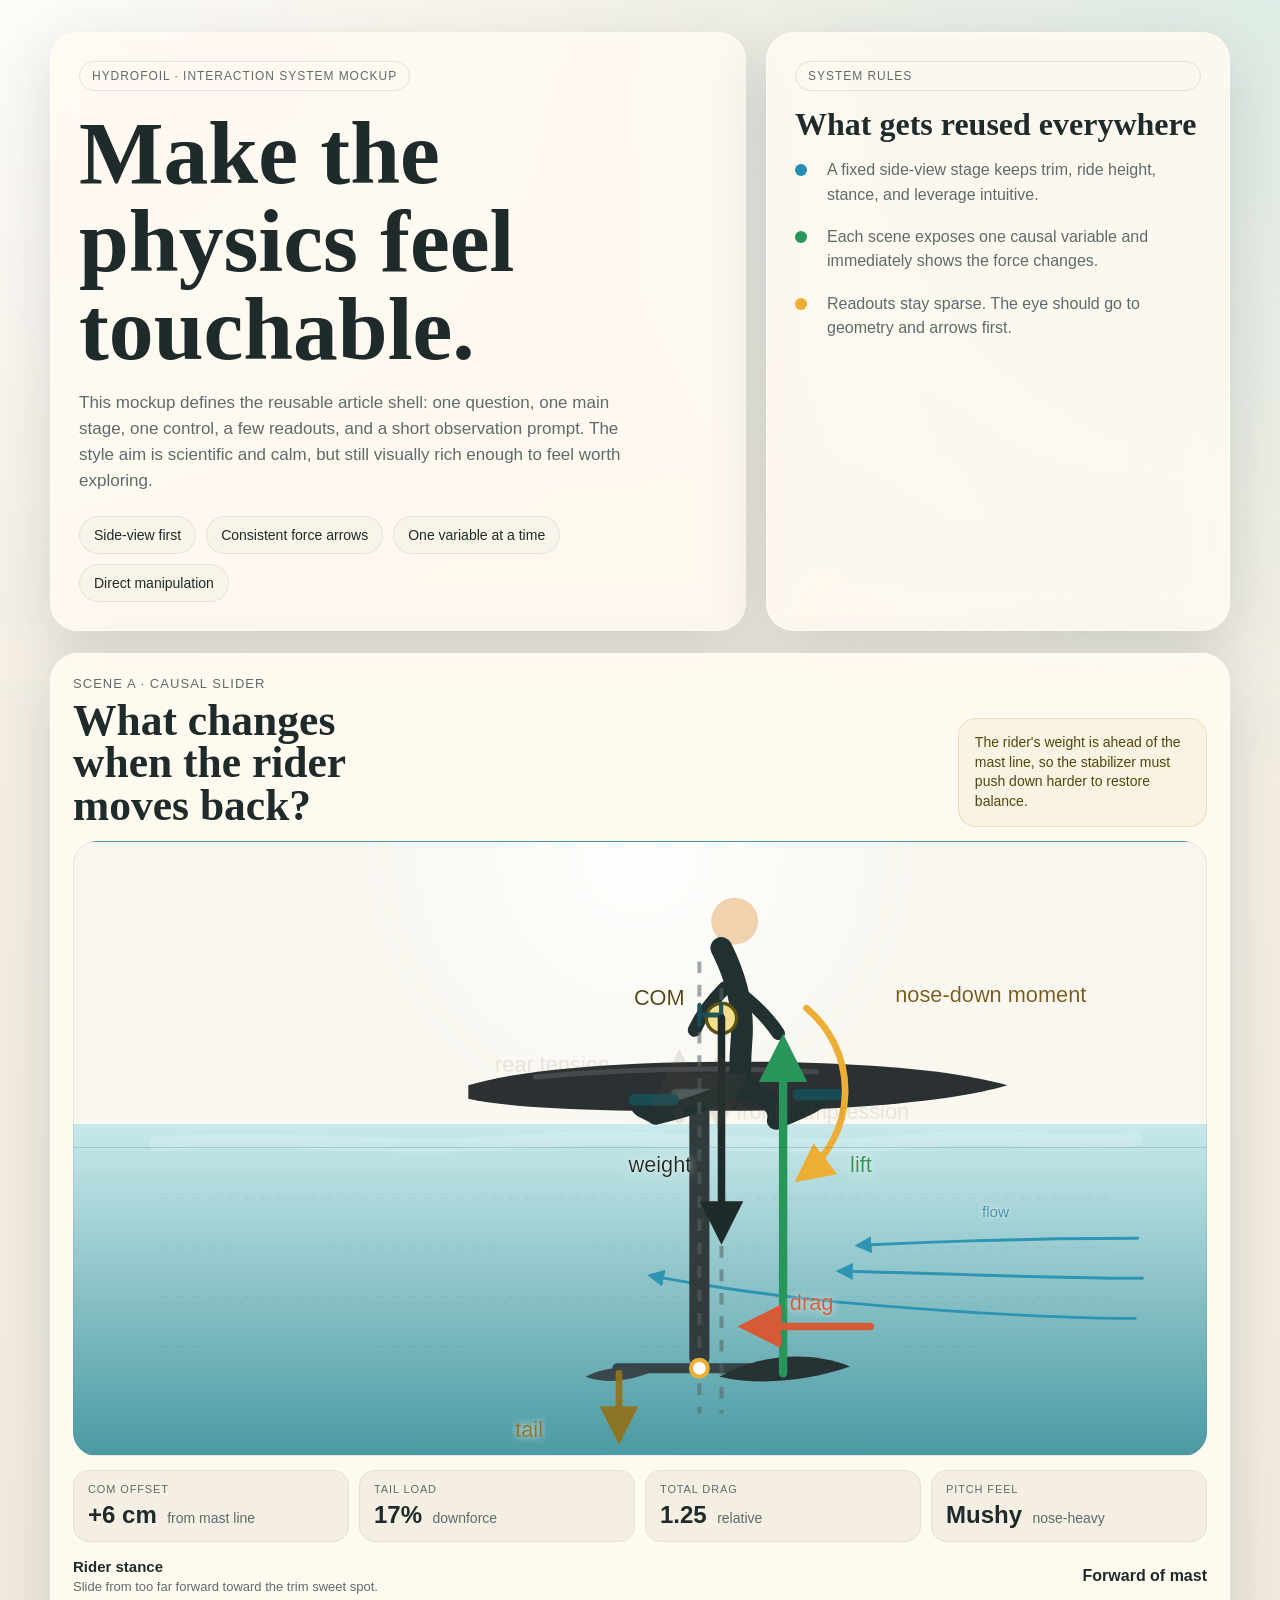
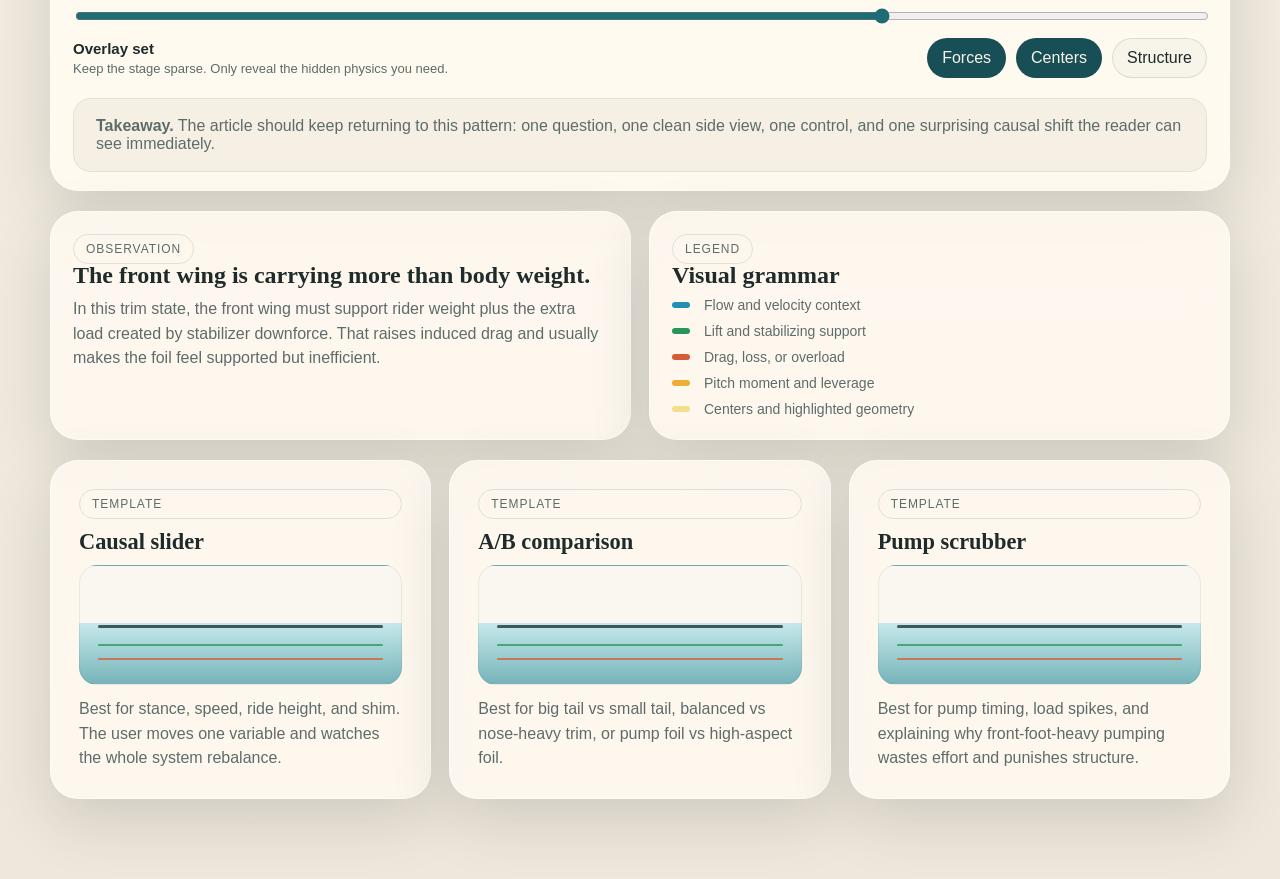
<file: hydrofoil/mockup.html>
<!doctype html>
<html lang="en">
  <head>
    <meta charset="utf-8" />
    <meta name="viewport" content="width=device-width, initial-scale=1" />
    <title>Hydrofoil Interaction Mockup</title>
    <style>
      :root {
        --bg: #f5f1e8;
        --paper: rgba(255, 250, 241, 0.86);
        --paper-strong: rgba(255, 250, 241, 0.96);
        --ink: #1f2b2b;
        --muted: #5d6c6b;
        --line: rgba(28, 44, 47, 0.13);
        --sea-a: #d6efef;
        --sea-b: #8cc9cb;
        --sea-c: #2b727a;
        --lift: #28965a;
        --drag: #d55b37;
        --flow: #248fb2;
        --moment: #ecae35;
        --tail: #8e7422;
        --structure: #6d5842;
        --highlight: #f3df8b;
        --shadow: 0 20px 60px rgba(38, 52, 53, 0.16);
      }

      * {
        box-sizing: border-box;
      }

      html,
      body {
        margin: 0;
        min-height: 100%;
        background:
          radial-gradient(circle at top left, rgba(255, 255, 255, 0.74), transparent 26%),
          radial-gradient(circle at top right, rgba(162, 223, 225, 0.28), transparent 28%),
          linear-gradient(180deg, #f6f1e7 0%, #efe7db 100%);
        color: var(--ink);
        font-family: "Avenir Next", "Aptos", "Segoe UI", sans-serif;
      }

      body {
        padding: 32px 20px 80px;
      }

      .page {
        width: min(1180px, 100%);
        margin: 0 auto;
      }

      .hero {
        display: grid;
        grid-template-columns: minmax(0, 1.2fr) minmax(320px, 0.8fr);
        gap: 20px;
        margin-bottom: 22px;
      }

      .card {
        background: var(--paper);
        backdrop-filter: blur(18px);
        border: 1px solid rgba(255, 255, 255, 0.65);
        border-radius: 28px;
        box-shadow: var(--shadow);
      }

      .hero-copy,
      .inspector,
      .template-card {
        padding: 28px;
      }

      .eyebrow {
        display: inline-flex;
        align-items: center;
        gap: 8px;
        padding: 7px 12px;
        border-radius: 999px;
        border: 1px solid rgba(34, 60, 61, 0.12);
        color: var(--muted);
        font-size: 12px;
        letter-spacing: 0.08em;
        text-transform: uppercase;
      }

      h1,
      h2,
      h3 {
        font-family: "Iowan Old Style", "Palatino Linotype", "Book Antiqua", serif;
        font-weight: 700;
        line-height: 0.98;
        margin: 0;
      }

      h1 {
        font-size: clamp(3rem, 7vw, 5.7rem);
        margin-top: 18px;
        max-width: 10ch;
      }

      p {
        margin: 0;
        color: var(--muted);
        line-height: 1.52;
        font-size: 16px;
      }

      .hero-copy p {
        max-width: 58ch;
        margin-top: 18px;
        font-size: 17px;
      }

      .hero-points {
        display: flex;
        flex-wrap: wrap;
        gap: 10px;
        margin-top: 22px;
      }

      .hero-points span {
        padding: 10px 14px;
        border-radius: 999px;
        background: rgba(248, 244, 233, 0.92);
        border: 1px solid rgba(30, 54, 56, 0.09);
        font-size: 14px;
      }

      .inspector {
        display: flex;
        flex-direction: column;
        gap: 18px;
      }

      .inspector h2 {
        font-size: 2rem;
      }

      .mini-rule {
        display: grid;
        grid-template-columns: 22px 1fr;
        gap: 10px;
        align-items: start;
      }

      .mini-rule .dot {
        width: 12px;
        height: 12px;
        border-radius: 50%;
        margin-top: 6px;
      }

      .layout {
        display: grid;
        grid-template-columns: 1fr;
        gap: 20px;
        align-items: start;
      }

      .scene-shell {
        padding: 22px 22px 18px;
        background: var(--paper-strong);
      }

      .scene-top {
        display: flex;
        justify-content: space-between;
        gap: 18px;
        align-items: end;
        margin-bottom: 14px;
      }

      .scene-label {
        font-size: 13px;
        text-transform: uppercase;
        letter-spacing: 0.08em;
        color: var(--muted);
        margin-bottom: 8px;
      }

      .scene-title {
        font-size: clamp(1.85rem, 3.4vw, 3.2rem);
        max-width: 13ch;
      }

      .scene-callout {
        max-width: 32ch;
        padding: 14px 16px;
        border-radius: 18px;
        background: rgba(248, 243, 226, 0.95);
        border: 1px solid rgba(206, 185, 118, 0.34);
        color: #54460d;
        line-height: 1.4;
        font-size: 14px;
      }

      .stage {
        position: relative;
        overflow: hidden;
        border-radius: 24px;
        background:
          radial-gradient(circle at 50% 2%, rgba(255, 255, 255, 0.88), transparent 34%),
          linear-gradient(180deg, #f9f7f0 0 46%, #c8e9eb 46%, #4b9aa3 100%);
        border: 1px solid rgba(36, 63, 66, 0.09);
      }

      .stage::after {
        content: "";
        position: absolute;
        inset: auto 0 50% 0;
        height: 1px;
        background: rgba(35, 95, 104, 0.22);
      }

      svg {
        display: block;
        width: 100%;
        height: auto;
      }

      .readouts {
        display: grid;
        grid-template-columns: repeat(4, minmax(0, 1fr));
        gap: 10px;
        margin-top: 14px;
      }

      .readout {
        padding: 12px 14px;
        border-radius: 16px;
        background: rgba(245, 239, 227, 0.95);
        border: 1px solid rgba(37, 61, 63, 0.08);
      }

      .readout label {
        display: block;
        font-size: 11px;
        letter-spacing: 0.08em;
        text-transform: uppercase;
        color: var(--muted);
        margin-bottom: 6px;
      }

      .readout strong {
        font-size: 24px;
        font-weight: 650;
      }

      .readout span {
        color: var(--muted);
        font-size: 14px;
        margin-left: 6px;
      }

      .controls {
        margin-top: 16px;
        display: grid;
        gap: 12px;
      }

      .control-row {
        display: grid;
        grid-template-columns: 1fr auto;
        gap: 10px 18px;
        align-items: center;
      }

      .control-copy {
        display: grid;
        gap: 4px;
      }

      .control-copy strong {
        font-size: 15px;
      }

      .control-copy span {
        color: var(--muted);
        font-size: 13px;
      }

      input[type="range"] {
        width: 100%;
        accent-color: #1f6c75;
      }

      .toggle-row {
        display: flex;
        gap: 10px;
        flex-wrap: wrap;
      }

      .pill {
        appearance: none;
        border: 1px solid rgba(33, 59, 61, 0.12);
        background: rgba(247, 243, 233, 0.9);
        border-radius: 999px;
        padding: 10px 14px;
        font: inherit;
        color: var(--ink);
        cursor: pointer;
      }

      .pill.active {
        background: #184f57;
        color: #f8f4e8;
      }

      .aside-stack {
        display: grid;
        grid-template-columns: repeat(2, minmax(0, 1fr));
        gap: 18px;
      }

      .note-card {
        padding: 22px;
      }

      .note-card h3 {
        font-size: 1.5rem;
        margin-bottom: 10px;
      }

      .note-card p + p {
        margin-top: 12px;
      }

      .legend {
        display: grid;
        gap: 10px;
      }

      .legend-row {
        display: grid;
        grid-template-columns: 22px 1fr;
        gap: 10px;
        align-items: center;
        color: var(--muted);
        font-size: 14px;
      }

      .legend-swatch {
        width: 18px;
        height: 6px;
        border-radius: 999px;
      }

      .template-grid {
        display: grid;
        grid-template-columns: repeat(3, minmax(0, 1fr));
        gap: 18px;
        margin-top: 20px;
      }

      .template-card {
        min-height: 240px;
        display: grid;
        gap: 12px;
        align-content: start;
      }

      .template-card h3 {
        font-size: 1.4rem;
      }

      .template-card .mini-stage {
        border-radius: 18px;
        border: 1px solid rgba(33, 58, 60, 0.08);
        background:
          linear-gradient(180deg, #faf7f0 0 48%, #c7e9eb 48%, #76b4b9 100%);
        height: 120px;
        position: relative;
        overflow: hidden;
      }

      .mini-stage::before,
      .mini-stage::after {
        content: "";
        position: absolute;
        left: 18px;
        right: 18px;
        border-radius: 999px;
      }

      .mini-stage::before {
        bottom: 56px;
        height: 3px;
        background: rgba(31, 54, 57, 0.8);
      }

      .mini-stage::after {
        bottom: 38px;
        height: 2px;
        background: rgba(39, 150, 90, 0.75);
        box-shadow: 0 14px 0 rgba(213, 91, 55, 0.75);
      }

      .footer-note {
        margin-top: 20px;
        padding: 18px 22px;
        border-radius: 18px;
        background: rgba(246, 240, 228, 0.92);
        border: 1px solid rgba(36, 58, 59, 0.08);
        color: var(--muted);
      }

      @media (max-width: 980px) {
        .hero,
        .template-grid {
          grid-template-columns: 1fr;
        }

        h1 {
          max-width: none;
        }

        .readouts {
          grid-template-columns: repeat(2, minmax(0, 1fr));
        }

        .aside-stack {
          grid-template-columns: 1fr;
        }
      }

      @media (max-width: 620px) {
        body {
          padding: 18px 14px 60px;
        }

        .hero-copy,
        .inspector,
        .scene-shell,
        .note-card,
        .template-card {
          padding: 20px;
        }

        .scene-top {
          flex-direction: column;
          align-items: start;
        }

        .readouts {
          grid-template-columns: 1fr;
        }
      }
    </style>
  </head>
  <body>
    <main class="page">
      <section class="hero">
        <article class="card hero-copy">
          <span class="eyebrow">Hydrofoil · interaction system mockup</span>
          <h1>Make the physics feel touchable.</h1>
          <p>
            This mockup defines the reusable article shell: one question, one main
            stage, one control, a few readouts, and a short observation prompt.
            The style aim is scientific and calm, but still visually rich enough to
            feel worth exploring.
          </p>
          <div class="hero-points">
            <span>Side-view first</span>
            <span>Consistent force arrows</span>
            <span>One variable at a time</span>
            <span>Direct manipulation</span>
          </div>
        </article>

        <aside class="card inspector">
          <span class="eyebrow">System rules</span>
          <h2>What gets reused everywhere</h2>
          <div class="mini-rule">
            <div class="dot" style="background: var(--flow)"></div>
            <p>A fixed side-view stage keeps trim, ride height, stance, and leverage intuitive.</p>
          </div>
          <div class="mini-rule">
            <div class="dot" style="background: var(--lift)"></div>
            <p>Each scene exposes one causal variable and immediately shows the force changes.</p>
          </div>
          <div class="mini-rule">
            <div class="dot" style="background: var(--moment)"></div>
            <p>Readouts stay sparse. The eye should go to geometry and arrows first.</p>
          </div>
        </aside>
      </section>

      <section class="layout">
        <article class="card scene-shell">
          <div class="scene-top">
            <div>
              <div class="scene-label">Scene A · Causal slider</div>
              <h2 class="scene-title">What changes when the rider moves back?</h2>
            </div>
            <div class="scene-callout" id="observation">
              Watch the tail effort and total drag shrink as the rider moves toward the balance point.
            </div>
          </div>

          <div class="stage">
            <svg viewBox="0 0 960 520" aria-labelledby="sceneTitle" role="img">
              <defs>
                <marker id="arrow-flow" viewBox="0 0 10 10" refX="7.2" refY="5" markerWidth="5.8" markerHeight="5.8" orient="auto">
                  <path d="M 0 0 L 10 5 L 0 10 z" fill="var(--flow)"></path>
                </marker>
                <marker id="arrow-lift" viewBox="0 0 10 10" refX="7.2" refY="5" markerWidth="5.8" markerHeight="5.8" orient="auto">
                  <path d="M 0 0 L 10 5 L 0 10 z" fill="var(--lift)"></path>
                </marker>
                <marker id="arrow-drag" viewBox="0 0 10 10" refX="7.2" refY="5" markerWidth="5.8" markerHeight="5.8" orient="auto">
                  <path d="M 0 0 L 10 5 L 0 10 z" fill="var(--drag)"></path>
                </marker>
                <marker id="arrow-moment" viewBox="0 0 10 10" refX="7.2" refY="5" markerWidth="5.8" markerHeight="5.8" orient="auto">
                  <path d="M 0 0 L 10 5 L 0 10 z" fill="var(--moment)"></path>
                </marker>
                <marker id="arrow-ink" viewBox="0 0 10 10" refX="7.2" refY="5" markerWidth="5.8" markerHeight="5.8" orient="auto">
                  <path d="M 0 0 L 10 5 L 0 10 z" fill="#1f2b2b"></path>
                </marker>
                <marker id="arrow-tail" viewBox="0 0 10 10" refX="7.2" refY="5" markerWidth="5.8" markerHeight="5.8" orient="auto">
                  <path d="M 0 0 L 10 5 L 0 10 z" fill="var(--tail)"></path>
                </marker>
                <marker id="arrow-structure" viewBox="0 0 10 10" refX="7.2" refY="5" markerWidth="5.8" markerHeight="5.8" orient="auto">
                  <path d="M 0 0 L 10 5 L 0 10 z" fill="var(--structure)"></path>
                </marker>
                <filter id="text-halo">
                  <feFlood flood-color="rgba(248,244,232,0.95)" result="bg" />
                  <feComposite in="bg" in2="SourceAlpha" operator="in" result="halo" />
                  <feGaussianBlur in="halo" stdDeviation="2.5" result="blur" />
                  <feMerge>
                    <feMergeNode in="blur" />
                    <feMergeNode in="SourceGraphic" />
                  </feMerge>
                </filter>
              </defs>

              <title id="sceneTitle">Hydrofoil trim interaction mockup</title>

              <g opacity="0.16">
                <path d="M70 256 C190 248 268 264 380 254 C500 244 592 266 706 254 C790 246 842 258 900 252" fill="none" stroke="white" stroke-width="12" stroke-linecap="round" />
              </g>

              <g opacity="0.14">
                <path d="M74 302 H886" stroke="rgba(32, 95, 105, 0.4)" stroke-width="1.5" stroke-dasharray="5 9" />
                <path d="M74 344 H886" stroke="rgba(32, 95, 105, 0.4)" stroke-width="1.5" stroke-dasharray="5 9" />
                <path d="M74 386 H886" stroke="rgba(32, 95, 105, 0.4)" stroke-width="1.5" stroke-dasharray="5 9" />
                <path d="M74 428 H886" stroke="rgba(32, 95, 105, 0.4)" stroke-width="1.5" stroke-dasharray="5 9" />
              </g>

              <g id="flow-group" opacity="0.9">
                <path d="M902 336 C824 336 748 338 666 342" fill="none" stroke="var(--flow)" stroke-width="2.5" stroke-linecap="round" marker-end="url(#arrow-flow)" />
                <path d="M906 370 C824 370 748 366 650 364" fill="none" stroke="var(--flow)" stroke-width="2.5" stroke-linecap="round" marker-end="url(#arrow-flow)" />
                <path d="M900 404 C820 404 736 398 646 390 C586 384 532 376 490 368" fill="none" stroke="var(--flow)" stroke-width="2.5" stroke-linecap="round" marker-end="url(#arrow-flow)" />
                <text x="770" y="318" font-size="13" fill="var(--flow)" filter="url(#text-halo)">flow</text>
              </g>

              <g id="diagram-root" transform="translate(-120,-72) scale(1.42)">
              <g id="board-group">
                <path d="M320 196 C352 186 419 181 500 182 C560 183 610 187 642 196 C616 204 560 210 498 211 C416 212 352 211 320 204 Z" fill="#2b3032" />
                <path d="M360 191 C414 186 474 185 528 188" fill="none" stroke="rgba(255,255,255,0.12)" stroke-width="3" stroke-linecap="round" />
                <rect x="441" y="198" width="36" height="7" rx="3.5" fill="#465357" />
              </g>

              <g id="mast-group">
                <rect x="452" y="205" width="12" height="160" rx="6" fill="#313a3d" />
                <rect x="443" y="199" width="30" height="8" rx="4" fill="#4d5a5e" />
                <rect x="406" y="362" width="104" height="6" rx="3" fill="#364447" />
                <path d="M470 370 C493 357 523 354 548 364 C525 372 495 376 470 370 Z" fill="#273235" />
                <path d="M390 370 C402 364 418 363 430 367 C418 372 404 375 390 370 Z" fill="#39474a" />
              </g>

              <g id="rider-group">
                <circle id="head" cx="468" cy="98" r="14" fill="#f1d2af" />
                <path id="torso" d="M460 114 C468 130 474 148 472 170 C471 183 471 191 472 199" fill="none" stroke="#213031" stroke-width="13" stroke-linecap="round" stroke-linejoin="round" />
                <path id="front-thigh" d="M472 196 C486 202 496 208 503 217" fill="none" stroke="#213031" stroke-width="11" stroke-linecap="round" stroke-linejoin="round" />
                <path id="front-shin" d="M503 217 C512 214 520 210 528 205" fill="none" stroke="#213031" stroke-width="10" stroke-linecap="round" stroke-linejoin="round" />
                <path id="rear-thigh" d="M470 197 C458 202 447 207 436 214" fill="none" stroke="#213031" stroke-width="11" stroke-linecap="round" stroke-linejoin="round" />
                <path id="rear-shin" d="M436 214 C428 211 420 208 411 206" fill="none" stroke="#213031" stroke-width="10" stroke-linecap="round" stroke-linejoin="round" />
                <path id="front-arm" d="M465 138 C478 146 488 154 495 164" fill="none" stroke="#213031" stroke-width="8" stroke-linecap="round" />
                <path id="rear-arm" d="M462 140 C454 147 448 154 444 163" fill="none" stroke="#213031" stroke-width="8" stroke-linecap="round" />
              </g>

              <g id="center-marker-group">
                <path id="mast-line" d="M458 122 V392" stroke="rgba(83, 100, 102, 0.55)" stroke-width="2.4" stroke-dasharray="7 7" />
                <path id="com-line" d="M471 138 V392" stroke="rgba(83, 100, 102, 0.55)" stroke-width="2.4" stroke-dasharray="7 7" />
                <circle id="com-marker" cx="471" cy="156" r="9" fill="var(--highlight)" stroke="#5d5014" stroke-width="2" />
                <text id="com-text" x="442" y="148" font-size="13" fill="#52460d" text-anchor="end" filter="url(#text-halo)">COM</text>
              </g>

              <g id="stance-group" opacity="0.95">
                <rect id="front-foot" x="500" y="198" width="30" height="7" rx="3.5" fill="#184f57" />
                <rect id="rear-foot" x="402" y="201" width="30" height="7" rx="3.5" fill="#184f57" />
                <path id="stance-bracket" d="M458 154 H471" stroke="#184f57" stroke-width="3" stroke-linecap="round" />
                <path d="M458 148 V160 M471 148 V160" stroke="#184f57" stroke-width="2.5" stroke-linecap="round" />
              </g>

              <g id="lift-group">
                <path id="front-lift" d="M508 368 V204" stroke="var(--lift)" stroke-width="5" stroke-linecap="round" marker-end="url(#arrow-lift)" />
                <text id="front-lift-text" x="548" y="248" font-size="13" fill="var(--lift)" filter="url(#text-halo)">lift</text>
                <path id="tail-lift" d="M410 368 V416" stroke="var(--tail)" stroke-width="4" stroke-linecap="round" marker-end="url(#arrow-tail)" opacity="0.96" />
                <text id="tail-text" x="348" y="418" font-size="13" fill="var(--tail)" filter="url(#text-halo)">tail</text>
              </g>

              <g id="drag-group">
                <path id="drag-arrow" d="M560 342 H506" stroke="var(--drag)" stroke-width="4.5" stroke-linecap="round" marker-end="url(#arrow-drag)" />
                <text x="512" y="330" font-size="13" fill="var(--drag)" filter="url(#text-halo)">drag</text>
              </g>

              <g id="weight-group">
                <path id="weight-arrow" d="M471 156 V286" stroke="#1f2b2b" stroke-width="4.5" stroke-linecap="round" marker-end="url(#arrow-ink)" />
                <text id="weight-text" x="438" y="248" font-size="13" fill="#1f2b2b" text-anchor="end" filter="url(#text-halo)">weight</text>
              </g>

              <g id="balance-group">
                <path id="moment-arc" d="M522 150 A64 64 0 0 1 520 250" fill="none" stroke="var(--moment)" stroke-width="4" stroke-linecap="round" marker-end="url(#arrow-moment)" />
                <text id="moment-label" x="575" y="146" font-size="13" fill="#7c5d10" filter="url(#text-halo)">moment</text>
                <circle cx="458" cy="365" r="5" fill="white" stroke="var(--moment)" stroke-width="2.5" />
              </g>

              <g id="structure-group" opacity="0.12">
                <path id="front-compression" d="M470 182 V214" stroke="var(--structure)" stroke-width="6" stroke-linecap="round" marker-end="url(#arrow-structure)" />
                <path id="rear-tension" d="M446 216 V184" stroke="var(--structure)" stroke-width="6" stroke-linecap="round" marker-end="url(#arrow-structure)" />
                <text x="480" y="216" font-size="13" fill="var(--structure)">front compression</text>
                <text x="336" y="188" font-size="13" fill="var(--structure)">rear tension</text>
              </g>
              </g>
            </svg>
          </div>

          <div class="readouts">
            <div class="readout">
              <label>COM Offset</label>
              <strong id="stanceReadout">+6 cm</strong>
              <span>from mast line</span>
            </div>
            <div class="readout">
              <label>Tail Load</label>
              <strong id="tailReadout">18%</strong>
              <span>downforce</span>
            </div>
            <div class="readout">
              <label>Total Drag</label>
              <strong id="dragReadout">1.19</strong>
              <span>relative</span>
            </div>
            <div class="readout">
              <label>Pitch Feel</label>
              <strong id="feelReadout">Mushy</strong>
              <span id="feelSub">nose-heavy</span>
            </div>
          </div>

          <div class="controls">
            <div class="control-row">
              <div class="control-copy">
                <strong>Rider stance</strong>
                <span>Slide from too far forward toward the trim sweet spot.</span>
              </div>
              <strong id="sliderLabel">Forward bias</strong>
            </div>
            <input id="stanceSlider" type="range" min="-14" max="14" step="1" value="6" />

            <div class="control-row">
              <div class="control-copy">
                <strong>Overlay set</strong>
                <span>Keep the stage sparse. Only reveal the hidden physics you need.</span>
              </div>
              <div class="toggle-row">
                <button class="pill active" data-overlay="forces">Forces</button>
                <button class="pill active" data-overlay="centers">Centers</button>
                <button class="pill" data-overlay="structure">Structure</button>
              </div>
            </div>
          </div>

          <div class="footer-note">
            <strong>Takeaway.</strong> The article should keep returning to this pattern: one question, one clean side view, one control, and one surprising causal shift the reader can see immediately.
          </div>
        </article>

        <aside class="aside-stack">
          <section class="card note-card">
            <span class="eyebrow">Observation</span>
            <h3 id="noteTitle">The tail is compensating for poor trim.</h3>
            <p id="noteBody">
              With the rider forward, the system needs more stabilizing tail effort to
              hold pitch balance. The board feels supported, but total drag rises and
              the foil can feel vague under load.
            </p>
          </section>

          <section class="card note-card">
            <span class="eyebrow">Legend</span>
            <h3>Visual grammar</h3>
            <div class="legend">
              <div class="legend-row"><span class="legend-swatch" style="background: var(--flow)"></span>Flow and velocity context</div>
              <div class="legend-row"><span class="legend-swatch" style="background: var(--lift)"></span>Lift and stabilizing support</div>
              <div class="legend-row"><span class="legend-swatch" style="background: var(--drag)"></span>Drag, loss, or overload</div>
              <div class="legend-row"><span class="legend-swatch" style="background: var(--moment)"></span>Pitch moment and leverage</div>
              <div class="legend-row"><span class="legend-swatch" style="background: var(--highlight)"></span>Centers and highlighted geometry</div>
            </div>
          </section>
        </aside>
      </section>

      <section class="template-grid">
        <article class="card template-card">
          <span class="eyebrow">Template</span>
          <h3>Causal slider</h3>
          <div class="mini-stage"></div>
          <p>Best for stance, speed, ride height, and shim. The user moves one variable and watches the whole system rebalance.</p>
        </article>

        <article class="card template-card">
          <span class="eyebrow">Template</span>
          <h3>A/B comparison</h3>
          <div class="mini-stage"></div>
          <p>Best for big tail vs small tail, balanced vs nose-heavy trim, or pump foil vs high-aspect foil.</p>
        </article>

        <article class="card template-card">
          <span class="eyebrow">Template</span>
          <h3>Pump scrubber</h3>
          <div class="mini-stage"></div>
          <p>Best for pump timing, load spikes, and explaining why front-foot-heavy pumping wastes effort and punishes structure.</p>
        </article>
      </section>
    </main>

    <script>
      const slider = document.getElementById("stanceSlider");
      const sliderLabel = document.getElementById("sliderLabel");
      const stanceReadout = document.getElementById("stanceReadout");
      const tailReadout = document.getElementById("tailReadout");
      const dragReadout = document.getElementById("dragReadout");
      const feelReadout = document.getElementById("feelReadout");
      const feelSub = document.getElementById("feelSub");
      const observation = document.getElementById("observation");
      const noteTitle = document.getElementById("noteTitle");
      const noteBody = document.getElementById("noteBody");

      const frontFoot = document.getElementById("front-foot");
      const rearFoot = document.getElementById("rear-foot");
      const head = document.getElementById("head");
      const torso = document.getElementById("torso");
      const frontThigh = document.getElementById("front-thigh");
      const frontShin = document.getElementById("front-shin");
      const rearThigh = document.getElementById("rear-thigh");
      const rearShin = document.getElementById("rear-shin");
      const frontArm = document.getElementById("front-arm");
      const rearArm = document.getElementById("rear-arm");
      const comMarker = document.getElementById("com-marker");
      const comLine = document.getElementById("com-line");
      const comText = document.getElementById("com-text");
      const weightArrow = document.getElementById("weight-arrow");
      const frontLift = document.getElementById("front-lift");
      const tailLift = document.getElementById("tail-lift");
      const dragArrow = document.getElementById("drag-arrow");
      const momentArc = document.getElementById("moment-arc");
      const momentLabel = document.getElementById("moment-label");
      const stanceBracket = document.getElementById("stance-bracket");
      const tailText = document.getElementById("tail-text");
      const weightText = document.getElementById("weight-text");

      const forceIds = ["lift-group", "drag-group", "weight-group", "flow-group"];
      const centerIds = ["balance-group", "stance-group", "center-marker-group"];
      const structureIds = ["structure-group"];

      function clamp(value, min, max) {
        return Math.max(min, Math.min(max, value));
      }

      function setGroupOpacity(ids, visible) {
        ids.forEach((id) => {
          const element = document.getElementById(id);
          element.style.opacity = visible ? 1 : 0.12;
        });
      }

      function updateScene() {
        const stance = Number(slider.value);
        const forwardFootX = 500 + stance * 2.3;
        const rearFootX = 402 + stance * 2.3;
        const headX = 468 + stance * 1.85;
        const comX = 458 + stance * 2.2;
        const tailEffort = clamp(8 + Math.max(0, stance) * 1.55 - Math.max(0, -stance) * 0.2, 4, 30);
        const drag = (0.99 + tailEffort * 0.015 + Math.max(0, -stance) * 0.008).toFixed(2);
        const frontLiftTop = 220 - tailEffort * 2.7;
        const tailLiftEnd = 368 + tailEffort * 2.1;
        const dragEnd = 518 - Math.round(Number(drag) * 24);

        frontFoot.setAttribute("x", forwardFootX);
        rearFoot.setAttribute("x", rearFootX);
        head.setAttribute("cx", headX);
        comMarker.setAttribute("cx", comX);
        comLine.setAttribute("d", `M${comX} 138 V392`);
        comText.setAttribute("x", comX - 22);
        torso.setAttribute("d", `M${headX - 8} 114 C${headX} 130 ${headX + 6} 148 ${headX + 4} 170 C${headX + 3} 183 ${headX + 3} 191 ${headX + 4} 199`);
        frontThigh.setAttribute("d", `M${headX + 4} 196 C${headX + 18} 202 ${headX + 27} 209 ${forwardFootX - 10} 217`);
        frontShin.setAttribute("d", `M${forwardFootX - 10} 217 C${forwardFootX - 2} 214 ${forwardFootX + 8} 210 ${forwardFootX + 16} 205`);
        rearThigh.setAttribute("d", `M${headX + 2} 197 C${headX - 10} 202 ${headX - 20} 208 ${rearFootX + 16} 214`);
        rearShin.setAttribute("d", `M${rearFootX + 16} 214 C${rearFootX + 9} 211 ${rearFootX + 2} 208 ${rearFootX + 9} 206`);
        frontArm.setAttribute("d", `M${headX - 3} 136 C${headX + 8} 145 ${headX + 18} 153 ${headX + 26} 165`);
        rearArm.setAttribute("d", `M${headX - 6} 138 C${headX - 14} 146 ${headX - 20} 154 ${headX - 24} 163`);

        weightArrow.setAttribute("d", `M${comX} 156 V284`);
        weightText.setAttribute("x", comX - 18);
        stanceBracket.setAttribute("d", `M458 154 H${comX}`);
        frontLift.setAttribute("d", `M508 368 V${frontLiftTop}`);
        tailLift.setAttribute("d", `M410 368 V${tailLiftEnd}`);
        dragArrow.setAttribute("d", `M560 340 H${dragEnd}`);
        tailText.setAttribute("y", tailLiftEnd + 2);

        if (stance > 4) {
          momentArc.setAttribute("d", "M522 150 A64 64 0 0 1 520 250");
          momentLabel.textContent = "nose-down moment";
          sliderLabel.textContent = "Forward of mast";
          observation.textContent = "The rider's weight is ahead of the mast line, so the stabilizer must push down harder to restore balance.";
          noteTitle.textContent = "The front wing is carrying more than body weight.";
          noteBody.textContent =
            "In this trim state, the front wing must support rider weight plus the extra load created by stabilizer downforce. That raises induced drag and usually makes the foil feel supported but inefficient.";
          feelReadout.textContent = "Mushy";
          feelSub.textContent = "nose-heavy";
        } else if (stance >= -2) {
          momentArc.setAttribute("d", "M508 164 A52 52 0 0 1 506 242");
          momentLabel.textContent = "small correcting moment";
          sliderLabel.textContent = "Near trim sweet spot";
          observation.textContent = "Only a small stance shift is needed, but the tail downforce and total drag drop visibly.";
          noteTitle.textContent = "This is the efficient balance window.";
          noteBody.textContent =
            "Near the sweet spot, the stabilizer does less corrective work and the front wing does more of the useful support. This is where riders often describe the foil as firm, fast, and easy to pump.";
          feelReadout.textContent = "Firm";
          feelSub.textContent = "efficient";
        } else {
          momentArc.setAttribute("d", "M488 246 A60 60 0 0 0 482 160");
          momentLabel.textContent = "low restoring margin";
          sliderLabel.textContent = "Behind mast line";
          observation.textContent = "Tail downforce is low here, which can feel fast and direct, but the setup becomes less settled and more exacting.";
          noteTitle.textContent = "Low drag does not mean forgiving.";
          noteBody.textContent =
            "Once the rider moves behind the comfortable trim window, the foil can still feel efficient, but the restoring balance gets weaker. This is where riders start calling a setup loose or sketchy.";
          feelReadout.textContent = "Loose";
          feelSub.textContent = "precise";
        }

        stanceReadout.textContent = `${stance > 0 ? "+" : ""}${stance} cm`;
        tailReadout.textContent = `${tailEffort.toFixed(0)}%`;
        dragReadout.textContent = drag;
      }

      document.querySelectorAll(".pill").forEach((button) => {
        button.addEventListener("click", () => {
          button.classList.toggle("active");
          const overlay = button.dataset.overlay;
          if (overlay === "forces") {
            setGroupOpacity(forceIds, button.classList.contains("active"));
          }
          if (overlay === "centers") {
            setGroupOpacity(centerIds, button.classList.contains("active"));
          }
          if (overlay === "structure") {
            setGroupOpacity(structureIds, button.classList.contains("active"));
          }
        });
      });

      slider.addEventListener("input", updateScene);
      updateScene();
      setGroupOpacity(structureIds, false);
    </script>
  </body>
</html>
</file>
